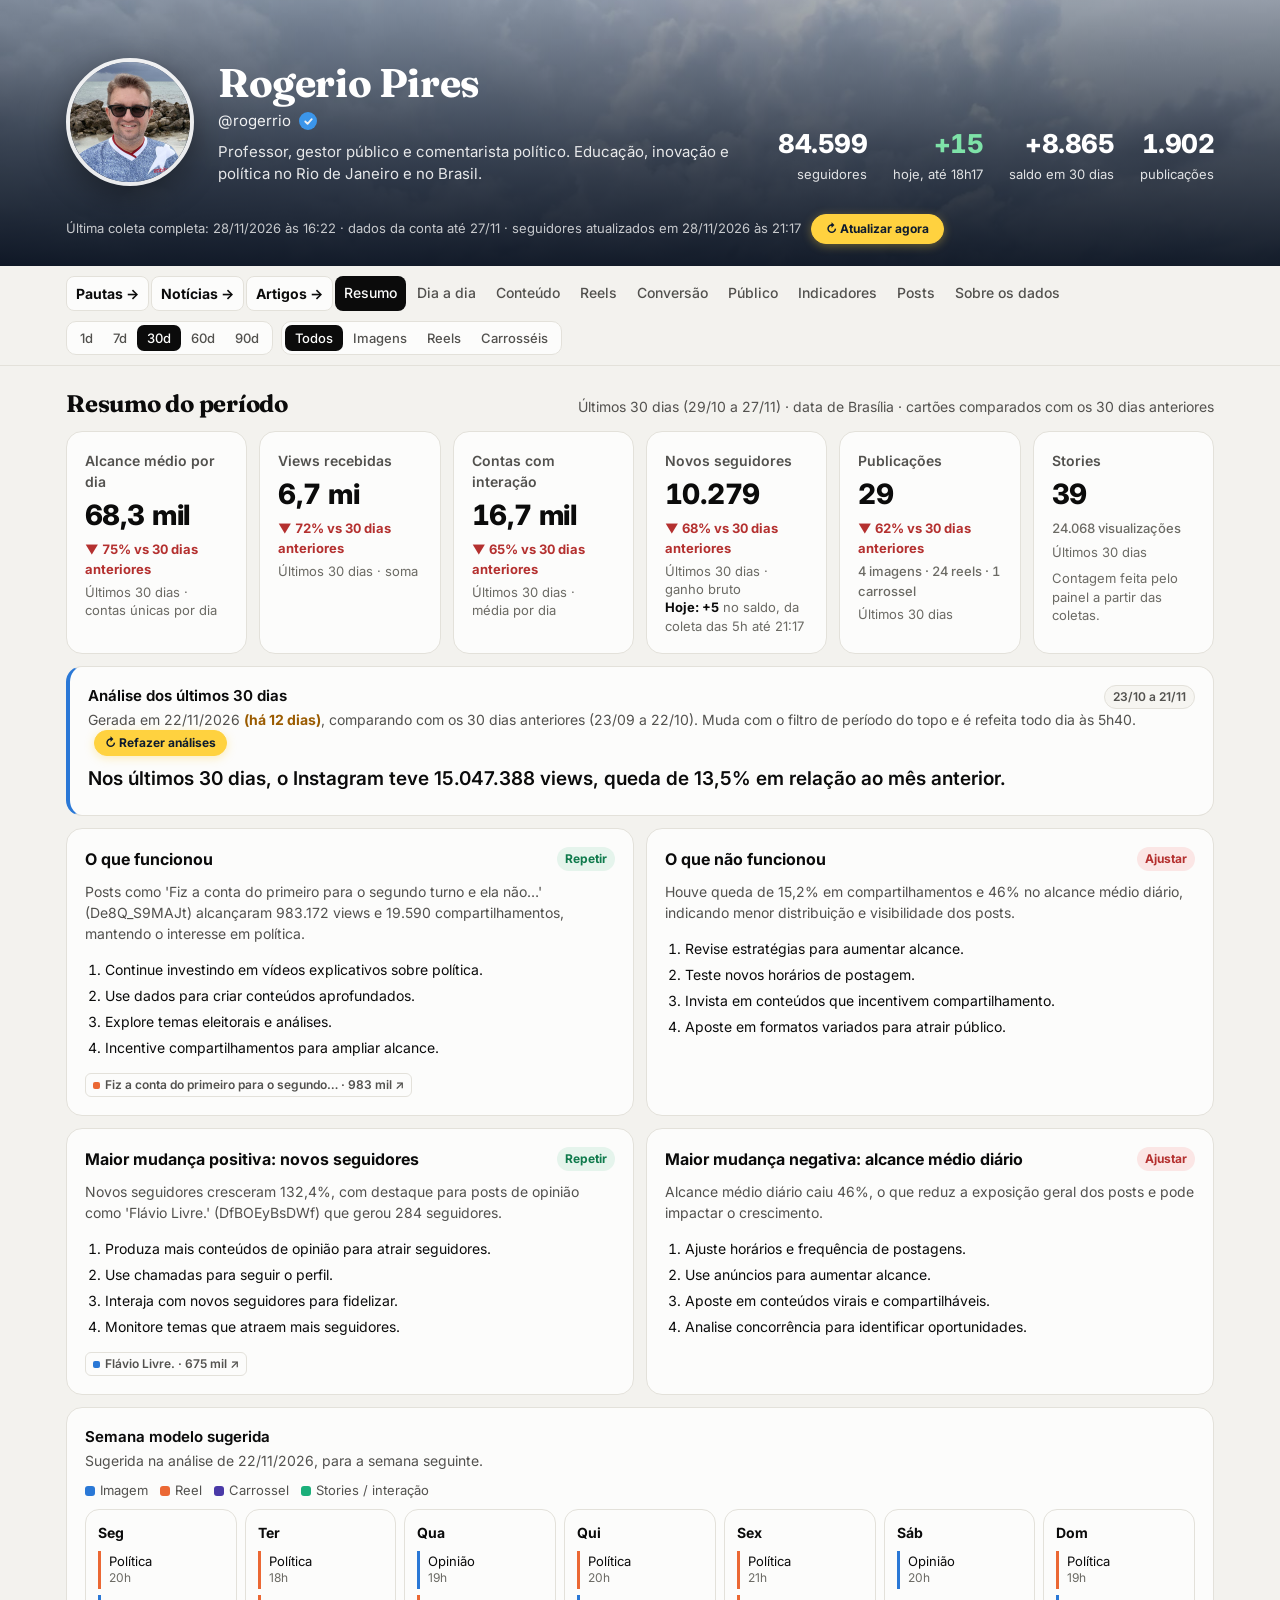
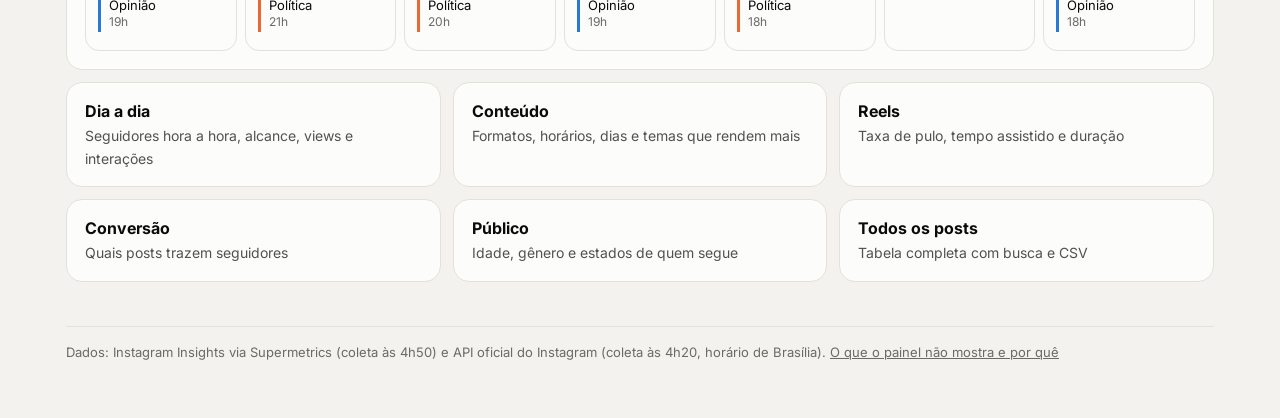
<file: index.html>
<!doctype html>
<html lang="pt-BR">
<head>
<meta charset="utf-8">
<meta name="viewport" content="width=device-width, initial-scale=1">
<link rel="icon" type="image/png" sizes="32x32" href="icon-32.png">
<link rel="apple-touch-icon" href="apple-touch-icon.png">
<link rel="manifest" href="manifest.json">
<meta name="theme-color" content="#0d1b2e">
<meta name="apple-mobile-web-app-title" content="@rogerrio">
<title>Painel @rogerrio</title>
<meta name="robots" content="noindex">
<link rel="preconnect" href="https://fonts.googleapis.com">
<link href="https://fonts.googleapis.com/css2?family=Inter:wght@400;500;600;700;800&family=Fraunces:opsz,wght@9..144,600;9..144,700&display=swap" rel="stylesheet">
<style>
:root{
  color-scheme:light;
  --bg:#f3f2ee; --surface:#fcfcfb; --surface-2:#f6f5f1; --border:#e3e1da;
  --text:#0b0b0b; --text-2:#52514e; --muted:#6b6a64; --grid:#ebe9e3;
  --s1:#2a78d6; --s2:#eb6834; --s3:#1baf7a; --s4:#4a3aa7; --s5:#966600;
  --good:#0f7a4c; --good-bg:#e5f4ec; --warn:#9a5b00; --warn-bg:#fbf0dc; --bad:#b4302f; --bad-bg:#fbe6e5;
}
@media (prefers-color-scheme:dark){
  :root:not([data-theme="light"]){
    color-scheme:dark;
    --bg:#111110; --surface:#1a1a19; --surface-2:#222220; --border:#2f2f2c;
    --text:#ffffff; --text-2:#c3c2b7; --muted:#8f8e86; --grid:#2a2a27;
    --s1:#3987e5; --s2:#d95926; --s3:#199e70; --s4:#9085e9; --s5:#c98500;
    --good:#4cc28a; --good-bg:#16291f; --warn:#e3a43c; --warn-bg:#2d2414; --bad:#ef7b7a; --bad-bg:#311a1a;
  }
}
:root[data-theme="dark"]{
  color-scheme:dark;
  --bg:#111110; --surface:#1a1a19; --surface-2:#222220; --border:#2f2f2c;
  --text:#ffffff; --text-2:#c3c2b7; --muted:#8f8e86; --grid:#2a2a27;
  --s1:#3987e5; --s2:#d95926; --s3:#199e70; --s4:#9085e9; --s5:#c98500;
  --good:#4cc28a; --good-bg:#16291f; --warn:#e3a43c; --warn-bg:#2d2414; --bad:#ef7b7a; --bad-bg:#311a1a;
}
*{box-sizing:border-box}
html{scroll-padding-top:110px}
body{margin:0;background:var(--bg);color:var(--text);font:15px/1.5 Inter,system-ui,sans-serif;-webkit-font-smoothing:antialiased}
a{color:inherit}
.hero{position:relative;color:#fff;background:#0d1b2e url(capa.jpg) center 40%/cover no-repeat;isolation:isolate}
.hero::before{content:"";position:absolute;inset:0;background:linear-gradient(180deg,rgba(8,16,30,.35) 0%,rgba(8,16,30,.72) 55%,rgba(8,16,30,.94) 100%);z-index:-1}
.hero-in{max-width:1180px;margin:0 auto;padding:56px 16px 28px;display:grid;grid-template-columns:auto 1fr auto;gap:24px;align-items:end}
.avatar-link{display:inline-block;border-radius:50%;line-height:0;flex-shrink:0;transition:transform .15s}.avatar-link:hover{transform:scale(1.04)}.avatar-link:focus-visible{outline:3px solid #fff;outline-offset:3px}
.avatar{width:128px;height:128px;border-radius:50%;object-fit:cover;border:4px solid rgba(255,255,255,.9);box-shadow:0 10px 30px rgba(0,0,0,.35)}
.who .eyebrow{font-size:12px;letter-spacing:.14em;text-transform:uppercase;opacity:.75;font-weight:600}
.who h1{font:700 40px/1.05 Fraunces,Georgia,serif;margin:6px 0 6px;letter-spacing:-.01em}
.who .handle{display:flex;align-items:center;gap:8px;font-size:15px;opacity:.92}
.badge{display:inline-flex;align-items:center;justify-content:center;width:18px;height:18px;border-radius:50%;background:#3b9cf6}
.badge svg{width:11px;height:11px}
.who .bio{font-size:15px;opacity:.88;margin-top:8px;max-width:560px}
.hero-stats{display:flex;gap:26px;text-align:right}
.hero-stats b{display:block;font-size:26px;font-weight:800;letter-spacing:-.02em;font-variant-numeric:tabular-nums}
.hero-stats span{font-size:13px;opacity:.85}
.hero-meta{max-width:1180px;margin:0 auto;padding:0 16px 22px;font-size:13px;display:flex;flex-wrap:wrap;gap:6px 10px;align-items:center}
.hero-meta #updated{opacity:.75}
.refresh{font:inherit;font-size:12px;font-weight:700;color:#0d1b2e;background:#ffd23f;border:1px solid #ffd23f;border-radius:999px;padding:5px 14px;cursor:pointer;box-shadow:0 2px 10px rgba(255,210,63,.35)}
.refresh:hover{background:#ffe17a;border-color:#ffe17a}
.refresh:disabled{color:rgba(255,255,255,.55);background:transparent;border:1px dashed rgba(255,255,255,.35);box-shadow:none;cursor:wait}
#refresh-st{opacity:.9}
nav{position:sticky;top:0;z-index:20;background:color-mix(in srgb,var(--bg) 88%,transparent);backdrop-filter:blur(10px);-webkit-backdrop-filter:blur(10px);border-bottom:1px solid var(--border)}
.nav-in{max-width:1180px;margin:0 auto;padding:10px 16px;display:flex;gap:10px 14px;align-items:center;justify-content:space-between;flex-wrap:wrap}
.tabs{display:flex;gap:2px;overflow-x:auto;scrollbar-width:none;max-width:100%}
.tabs a{white-space:nowrap;text-decoration:none;font-size:14px;font-weight:500;color:var(--text-2);padding:6px 9px;border-radius:8px}
.tabs a:hover{background:var(--surface);color:var(--text)}
.filters{display:flex;gap:8px;flex-wrap:wrap}
.seg{display:inline-flex;background:var(--surface);border:1px solid var(--border);border-radius:10px;padding:3px}
.seg button{border:0;background:transparent;color:var(--text-2);font:500 13px Inter,sans-serif;padding:5px 10px;border-radius:7px;cursor:pointer}
.seg button[aria-pressed="true"]{background:var(--text);color:var(--surface)}
.wrap{max-width:1180px;margin:0 auto;padding:24px 16px 56px}
section.block{margin-bottom:44px}
.sec-h{display:flex;align-items:baseline;justify-content:space-between;gap:12px;margin:0 0 14px;flex-wrap:wrap}
.sec-h h2{font:700 24px/1.15 Fraunces,Georgia,serif;margin:0;letter-spacing:-.01em}
.sec-h p{margin:0;color:var(--text-2);font-size:14px}
.kpis{display:grid;grid-template-columns:repeat(4,1fr);gap:12px;margin-bottom:12px}
.card{background:var(--surface);border:1px solid var(--border);border-radius:16px;padding:18px;min-width:0}
.kpi .label{font-size:14px;color:var(--text-2);font-weight:600}
.kpi .val{font-size:28px;font-weight:800;letter-spacing:-.02em;margin-top:2px;font-variant-numeric:tabular-nums}
.kpi .note{font-size:13px;color:var(--muted);margin-top:4px;line-height:1.4}
.g2{display:grid;grid-template-columns:1.4fr 1fr;gap:12px;margin-bottom:12px}
.g2e{display:grid;grid-template-columns:1fr 1fr;gap:12px;margin-bottom:12px}
.g3{display:grid;grid-template-columns:repeat(3,1fr);gap:12px;margin-bottom:12px}
.card h3{font-size:15px;margin:0 0 2px;font-weight:650}
.card .desc{font-size:14px;color:var(--text-2);margin:0 0 10px}
.head{display:flex;justify-content:space-between;align-items:flex-start;gap:8px;flex-wrap:wrap}
.per{display:inline-flex;align-items:center;gap:4px;font-size:12px;font-weight:600;color:var(--text-2);background:var(--surface-2);border:1px solid var(--border);padding:2px 8px;border-radius:999px;white-space:nowrap}
.per.diff{color:var(--warn);background:var(--warn-bg);border-color:transparent}
.per.diff::before{content:"!";font-weight:800}
.def{font-size:13px;color:var(--muted);margin-top:8px;line-height:1.45}
.def b{color:var(--text-2);font-weight:600}
.delta{font-size:13px;font-weight:700;margin-top:4px;font-variant-numeric:tabular-nums}
.delta.up{color:var(--good)} .delta.down{color:var(--bad)} .delta.na{color:var(--muted);font-weight:500}
.legend{display:flex;gap:12px;flex-wrap:wrap;font-size:13px;color:var(--text-2);margin:2px 0 8px}
.legend i{display:inline-block;width:10px;height:10px;border-radius:3px;margin-right:5px;vertical-align:-1px}
.legend i.ln{height:3px;border-radius:2px;vertical-align:3px;width:14px}
.legend i.tr{height:0;border-top:2.5px dotted var(--s5);background:none!important;vertical-align:3px;width:16px;border-radius:0}
.trend-note{font-size:13px;color:var(--text-2);margin-top:4px}
.trend-note b{color:var(--text)}
.legend i.dash{height:0;border-top:2px dashed var(--muted);background:none!important;vertical-align:3px;width:14px;border-radius:0}
svg{display:block;width:100%;height:auto;overflow:visible}
svg text{font:12px Inter,sans-serif;fill:var(--muted)}
.tip{position:fixed;pointer-events:none;background:var(--text);color:var(--surface);font-size:12px;padding:8px 10px;border-radius:8px;opacity:0;transition:opacity .1s;z-index:50;max-width:290px;line-height:1.45}
.callout{font-size:13px;color:var(--text-2);border-top:1px solid var(--border);padding-top:10px;margin-top:10px}
.callout b{color:var(--text)}
.empty{font-size:13px;color:var(--muted);border:1px dashed var(--border);border-radius:12px;padding:18px;text-align:center}
.warnline{font-size:13px;color:var(--warn);margin-top:6px}
.pick{margin-top:10px;padding:12px;border:1px dashed var(--border);border-radius:12px;font-size:13px;color:var(--text-2)}
.pick.on{border-style:solid;background:var(--surface-2);color:var(--text)}
.btn{display:inline-block;margin-top:8px;background:var(--text);color:var(--surface);text-decoration:none;font-weight:600;padding:7px 12px;border-radius:9px;border:0;font-size:13px;cursor:pointer}
.btn.ghost{background:var(--surface);color:var(--text);border:1px solid var(--border)}
.split{display:flex;height:14px;border-radius:5px;overflow:hidden;gap:2px;margin:12px 0 8px}
.today{display:grid;grid-template-columns:repeat(6,1fr);gap:12px;margin-bottom:12px}
@media (max-width:1100px){.today{grid-template-columns:repeat(3,1fr)}}
/* funnel */
.funnel{display:flex;flex-direction:column;gap:6px}
.fstep{display:grid;grid-template-columns:150px 1fr 110px;gap:10px;align-items:center;font-size:13px}
.fstep .bar{height:26px;border-radius:6px;background:var(--s1);min-width:3px}
.fstep.na .bar{background:repeating-linear-gradient(45deg,var(--grid),var(--grid) 6px,transparent 6px,transparent 12px);border:1px dashed var(--border)}
.fstep b{font-variant-numeric:tabular-nums}
.frate{font-size:13px;color:var(--text-2);padding-left:160px}
.frate b{color:var(--text)}
/* calendar */
.cal{display:grid;grid-template-columns:28px repeat(7,1fr);gap:4px;font-size:12px}
.cal .dh{color:var(--muted);text-align:center;font-weight:600}
.cal .wk{color:var(--muted);font-size:12px;display:flex;align-items:center}
.cell{min-height:44px;border-radius:8px;background:var(--surface-2);border:1px solid var(--border);padding:4px;display:flex;flex-direction:column;justify-content:space-between;cursor:pointer;position:relative}
.cell.out{opacity:.35;cursor:default}
.cell .dn{font-size:12px;color:var(--muted)}
.cell .dots{display:flex;flex-wrap:wrap;gap:2px}
.cell .dots i{width:7px;height:7px;border-radius:2px}
.cell.sel{outline:2px solid var(--text)}
/* tables */
table.t{width:100%;border-collapse:collapse;font-size:14px;font-variant-numeric:tabular-nums}
.t th,.t td{padding:9px 8px;border-bottom:1px solid var(--border);text-align:right;white-space:nowrap}
.t th.l,.t td.l{text-align:left}
.t td.w{white-space:normal;min-width:200px}
.t th{font-size:13px;color:var(--text-2);font-weight:600}
.t.sort th{cursor:pointer;user-select:none}
.t th.on{color:var(--text)}
.t td a{color:var(--text);text-decoration:none;border-bottom:1px solid var(--border)}
.small-n{color:var(--muted)}
.tag{display:inline-block;font-size:12px;font-weight:600;padding:2px 7px;border-radius:6px;border:1px solid var(--border);color:var(--text-2);margin-right:4px;white-space:nowrap}
.tag i{display:inline-block;width:7px;height:7px;border-radius:2px;margin-right:5px}
.tablewrap{overflow-x:auto}
.toolbar{display:flex;gap:8px;flex-wrap:wrap;margin-bottom:12px;align-items:center}
.toolbar input,.toolbar select{font:13px Inter,sans-serif;padding:7px 10px;border-radius:9px;border:1px solid var(--border);background:var(--surface);color:var(--text)}
.toolbar input{flex:1;min-width:160px}
.more{margin-top:12px;text-align:center}
/* analysis */
.ins-grid{display:grid;grid-template-columns:repeat(2,1fr);gap:12px}
.ins{background:var(--surface);border:1px solid var(--border);border-radius:16px;padding:18px;display:flex;flex-direction:column;gap:10px}
.ins-top{display:flex;justify-content:space-between;align-items:flex-start;gap:10px}
.ins h3{margin:0;font-size:16px;font-weight:700}
.pill{font-size:12px;font-weight:700;padding:3px 8px;border-radius:999px;white-space:nowrap}
.pill.good{background:var(--good-bg);color:var(--good)} .pill.warn{background:var(--warn-bg);color:var(--warn)} .pill.bad{background:var(--bad-bg);color:var(--bad)} .pill.neutral{background:var(--surface-2);color:var(--text-2)}
.ins .diag{font-size:14px;color:var(--text-2);margin:0}
.ins .diag b{color:var(--text)}
.ins ol{margin:0;padding-left:20px;font-size:14px}
.ins li{margin:5px 0}
.metric-row{display:flex;gap:16px;flex-wrap:wrap;font-size:13px;color:var(--muted)}
.metric-row b{display:block;font-size:20px;color:var(--text);font-weight:800;font-variant-numeric:tabular-nums}
.plan{display:grid;grid-template-columns:repeat(7,1fr);gap:8px}
.day{background:var(--surface);border:1px solid var(--border);border-radius:14px;padding:12px;font-size:13px}
.day h4{margin:0 0 8px;font-size:14px;color:var(--text)}
.slot{border-left:3px solid var(--s1);padding:2px 0 2px 8px;margin:6px 0;line-height:1.35}
.slot small{display:block;color:var(--muted);font-size:12px}
.slot.r{border-color:var(--s2)} .slot.c{border-color:var(--s4)} .slot.s{border-color:var(--s3)}
.limits{display:grid;grid-template-columns:repeat(2,1fr);gap:8px 20px;font-size:13px}
.limits div{padding:8px 0;border-bottom:1px solid var(--border)}
.limits b{display:block}
.limits span{color:var(--text-2);font-size:14px}
.sources{font-size:14px;color:var(--text-2);margin-top:14px}
.sources a{text-decoration:none;border-bottom:1px dotted var(--muted)}
footer{color:var(--muted);font-size:13px;border-top:1px solid var(--border);padding-top:16px}
.subh{font-size:15px;font-weight:650;color:var(--text);margin:0 0 8px}
.tabs a.ext{font-weight:700;color:var(--text);background:var(--surface);border:1px solid var(--border)}
.tabs a[aria-current="page"]{background:var(--text);color:var(--surface)}
.next{display:grid;grid-template-columns:repeat(3,1fr);gap:12px;margin-top:12px}
.next a{display:block;text-decoration:none;background:var(--surface);border:1px solid var(--border);border-radius:16px;padding:16px 18px}
.next a:hover{border-color:var(--text-2)}
.next b{display:block;font-size:16px;margin-bottom:2px}
.next span{font-size:14px;color:var(--text-2)}
#weekly .wk-kpis{display:none}
:focus-visible{outline:2px solid var(--s1);outline-offset:2px}
.seg button:focus-visible,.tabs a:focus-visible{outline-offset:-2px}
@media (prefers-reduced-motion:reduce){html{scroll-behavior:auto}*,*::before,*::after{transition:none!important;animation:none!important}}
@media (max-width:900px){
  .next{grid-template-columns:repeat(2,1fr)}
  .tabs{-webkit-mask-image:linear-gradient(90deg,#000 calc(100% - 32px),transparent);mask-image:linear-gradient(90deg,#000 calc(100% - 32px),transparent);padding-right:24px}
  .hero-in{grid-template-columns:auto 1fr;padding-top:40px}
  .hero-stats{grid-column:1/-1;justify-content:flex-start;text-align:left}
  .kpis{grid-template-columns:repeat(2,1fr)}
  .today{grid-template-columns:repeat(2,1fr)}
  .g2,.g2e,.g3,.ins-grid,.limits{grid-template-columns:1fr}
  .plan{grid-template-columns:repeat(2,1fr)}
  .fstep{grid-template-columns:110px 1fr 84px}.frate{padding-left:0}
}
@media (max-width:520px){
  .avatar{width:84px;height:84px}
  .who h1{font-size:28px}
  .hero-stats{gap:18px}.hero-stats b{font-size:20px}
  .kpi .val{font-size:22px}
  .cell{min-height:36px}
  .today{grid-template-columns:1fr;gap:8px}
  .today .card{padding:14px 16px}
  .next{grid-template-columns:1fr}
  .card{padding:16px}
}
.iday{display:inline-flex;align-items:center;gap:4px}.iday button,.iday select{border:1px solid var(--border);background:var(--surface);color:var(--text);border-radius:8px;font:600 13px Inter,sans-serif;padding:5px 9px;cursor:pointer}.iday button:disabled{opacity:.35;cursor:default}
</style>
</head>
<body>

<header class="hero">
  <div class="hero-in">
    <a class="avatar-link" href="index.html" title="Página inicial" aria-label="Ir para a página inicial"><img class="avatar" src="rogerio.jpg" alt="Foto de Rogerio Pires"></a>
    <div class="who">
      <h1>Rogerio Pires</h1>
      <div class="handle">@rogerrio <span class="badge" title="Conta verificada"><svg viewBox="0 0 24 24" fill="none" stroke="#fff" stroke-width="4" stroke-linecap="round" stroke-linejoin="round"><path d="M5 12l5 5 9-10"/></svg></span></div>
      <div class="bio">Professor, gestor público e comentarista político. Educação, inovação e política no Rio de Janeiro e no Brasil.</div>
    </div>
    <div class="hero-stats" id="hero-stats"></div>
  </div>
  <div class="hero-meta"><span id="updated">Carregando…</span> <button class="refresh" id="refresh" type="button" title="Busca agora os seguidores e as métricas da conta direto no Instagram">↻ Atualizar agora</button> <span id="refresh-st" role="status"></span></div>
</header>

<nav>
  <div class="nav-in">
    <div class="tabs">
      <a href="pautas-nova.html" class="ext">Pautas →</a><a href="noticias.html" class="ext">Notícias →</a><a href="artigos.html" class="ext">Artigos →</a><a href="#resumo">Resumo</a><a href="#diario">Dia a dia</a><a href="#conteudo">Conteúdo</a><a href="#reels">Reels</a><a href="#conversao">Conversão</a><a href="#publico">Público</a><a href="#analise">Indicadores</a><a href="#posts">Posts</a><a href="#limites">Sobre os dados</a>
    </div>
    <div class="filters">
      <div class="seg" id="f-range" role="group" aria-label="Período"><button data-v="1" title="Último dia completo (ontem)">1d</button><button data-v="7">7d</button><button data-v="30" aria-pressed="true">30d</button><button data-v="60">60d</button><button data-v="90">90d</button></div>
      <div class="seg" id="f-type" role="group" aria-label="Formato"></div>
    </div>
  </div>
</nav>

<main class="wrap">

  <section class="block" id="resumo" data-page="resumo">
    <div class="sec-h"><h2>Resumo do período</h2><p id="daily-sub">Métricas da conta por dia (data de Brasília)</p></div>
    <div class="today" id="today"></div>
    <div id="weekly"></div>
    <div class="card" style="margin-top:12px"><h3>Semana modelo sugerida</h3><p class="desc" id="plan-sub">Baseada nos horários e formatos com melhor mediana no seu histórico.</p>
      <div class="legend"><span><i style="background:var(--s1)"></i>Imagem</span><span><i style="background:var(--s2)"></i>Reel</span><span><i style="background:var(--s4)"></i>Carrossel</span><span><i style="background:var(--s3)"></i>Stories / interação</span></div><div class="plan" id="plan"></div></div>
    <div class="next" role="navigation" aria-label="Detalhes">
      <a href="#diario"><b>Dia a dia</b><span>Seguidores hora a hora, alcance, views e interações</span></a>
      <a href="#conteudo"><b>Conteúdo</b><span>Formatos, horários, dias e temas que rendem mais</span></a>
      <a href="#reels"><b>Reels</b><span>Taxa de pulo, tempo assistido e duração</span></a>
      <a href="#conversao"><b>Conversão</b><span>Quais posts trazem seguidores</span></a>
      <a href="#publico"><b>Público</b><span>Idade, gênero e estados de quem segue</span></a>
      <a href="#posts"><b>Todos os posts</b><span>Tabela completa com busca e CSV</span></a>
    </div>
  </section>

  <section class="block" id="diario" data-page="diario">
    <div class="sec-h"><h2>Dia a dia</h2><p>Métricas da conta por dia, data de Brasília</p></div>
    <div class="card" style="margin-bottom:12px"><div class="head"><h3 id="intra-h">Seguidores hoje, hora a hora</h3><span class="iday"><small class="small-n" style="margin-right:4px">Comparar com</small><button type="button" id="iday-prev" aria-label="Dia anterior">‹</button><select id="iday" aria-label="Escolher o dia"></select><button type="button" id="iday-next" aria-label="Dia seguinte">›</button></span></div><p class="desc" id="intra-desc">Saldo acumulado desde a meia-noite (quem começou a seguir menos quem deixou de seguir), medido a cada coleta.</p><div class="legend" id="intra-leg"></div><div id="d-intra"></div><div class="def" id="intra-note"></div></div>
    <div class="g2e">
      <div class="card"><div class="head"><h3>Alcance da conta por dia</h3><span class="per" data-per="daily"></span></div><p class="desc">Contas únicas alcançadas em cada dia. Não somar dias: a mesma pessoa pode aparecer em vários.</p><div class="legend"><span><i class="ln" style="background:var(--s1)"></i>Por dia</span><span><i class="dash"></i>Média móvel 7 dias</span></div><div id="d-reach"></div></div>
      <div class="card"><div class="head"><h3>Views recebidas pela conta por dia</h3><span class="per" data-per="daily"></span></div><p class="desc">Visualizações de todo o conteúdo (posts, Reels e Stories) registradas em cada dia, inclusive de posts antigos.</p><div class="legend"><span><i class="ln" style="background:var(--s4)"></i>Por dia</span><span><i class="dash"></i>Média móvel 7 dias</span></div><div id="d-views"></div></div>
    </div>
    <div class="g2e">
      <div class="card"><div class="head"><h3>Novos seguidores por dia</h3><span class="per" data-per="followers"></span></div><p class="desc">Ganho bruto (contas que começaram a seguir). A fonte libera só os últimos 30 dias.</p><div class="legend"><span><i style="background:var(--s3)"></i>Ganhos</span><span><i class="dash"></i>Média móvel 7 dias</span></div><div id="d-follow"></div><div id="d-follow-note"></div></div>
      <div class="card"><div class="head"><h3>Ganhos, perdas e saldo</h3><span class="per" data-per="followers"></span></div><p class="desc">Por dia, pela API do Instagram. Saldo líquido = começaram a seguir − deixaram de seguir.</p><div id="d-net"></div></div>
    </div>
    <div class="g2e">
      <div class="card"><div class="head"><h3>Contas com interação por dia</h3><span class="per" data-per="daily"></span></div><p class="desc">Contas que curtiram, comentaram, compartilharam, salvaram ou responderam em cada dia.</p><div class="legend"><span><i class="ln" style="background:var(--s2)"></i>Por dia</span><span><i class="dash"></i>Média móvel 7 dias</span></div><div id="d-eng"></div><div class="def"><b>Taxa de interação</b> = contas com interação ÷ contas alcançadas no dia. <span id="d-eng-rate"></span></div></div>
      <div class="card"><div class="head"><h3>Resultado dos posts publicados em cada dia</h3><span class="per" data-per="chart"></span></div><p class="desc">Acumulado até a coleta pelos posts publicados naquele dia. Não é o que a conta recebeu no dia.</p><div class="legend" id="lg-pubday"></div><div id="d-pubday"></div><div class="def">Este card soma o resultado dos posts publicados em cada dia. O que a conta recebeu em cada dia, inclusive em posts antigos, está nos cards abaixo.</div></div>
    </div>
    <div class="g2e">
      <div class="card"><div class="head"><h3>Interações recebidas pela conta por dia</h3><span class="per" data-per="api"></span></div><p class="desc">Total do dia em todo o conteúdo da conta, pela API do Instagram.</p>
        <div class="toolbar"><div class="seg" id="f-imetric" role="group" aria-label="Interação"><button data-v="shares" aria-pressed="true">Compart.</button><button data-v="saves">Salvos</button><button data-v="comments">Coment.</button><button data-v="likes">Curtidas</button></div></div>
        <div class="legend"><span><i id="lg-im" style="background:var(--s2)"></i><span id="lg-im-t">Por dia</span></span><span><i class="dash"></i>Média móvel 7 dias</span></div><div id="d-inter"></div></div>
      <div class="card"><div class="head"><h3>Eficiência das interações</h3><span class="per" data-per="api"></span></div><p class="desc">Interação ÷ contas alcançadas no mesmo dia, para separar volume de eficiência. Mediana dos dias do período e último dia completo.</p><div id="d-rates"></div></div>
    </div>
  </section>

  <section class="block" id="visao" data-page="conteudo">
    <div class="sec-h"><h2>Publicações do período</h2><p>Cada indicador compara com o período anterior de mesmo tamanho</p></div>
    <div hidden><span id="acc-note"></span><div class="kpis" id="kpis-acc"></div></div>
        <div class="kpis" id="kpis-post"></div>
    <div class="card" id="reach-split"></div>
  </section>

  <section class="block" id="conversao" data-page="conversao">
    <div class="sec-h"><h2>Conversão em seguidores</h2><p>Do alcance ao seguidor, com as taxas entre etapas</p></div>
    <div class="g2e">
      <div class="card"><div class="head"><h3>Funil das publicações</h3><span class="per" data-per="global"></span></div><p class="desc" id="funnel-post-desc"></p><div id="funnel-post"></div></div>
      <div class="card"><div class="head"><h3>Funil da conta</h3><span class="per" data-per="fixed30"></span></div><p class="desc">Totais da conta nos últimos 30 dias.</p><div id="funnel-acc"></div></div>
    </div>
    <div class="card"><div class="head"><h3>Posts que mais convertem</h3><span class="per" data-per="global"></span></div><p class="desc">Seguidores por mil contas alcançadas, entre posts com pelo menos 10 mil de alcance. Só imagens e carrosséis têm esse dado na fonte.</p><div class="tablewrap"><table class="t" id="conv-tbl"></table></div></div>
  </section>

  <section class="block" id="conteudo" data-page="conteudo">
    <div class="sec-h"><h2>Conteúdo</h2><p>Mediana por post, quartis e tamanho da amostra</p></div>
    <div class="g2">
      <div class="card"><div class="head"><h3>Views acumuladas por semana de publicação</h3><span class="per" data-per="dist"></span></div><p class="desc">Soma das views totais (até a coleta) dos posts publicados em cada semana. Posts recentes ainda estão acumulando.</p><div class="legend" id="lg-weekly"></div><div id="c-weekly"></div></div>
      <div class="card"><div class="head"><h3>Formatos</h3><span class="per" data-per="dist"></span></div><p class="desc">Views por post: mediana, faixa entre o 1º e o 3º quartil (metade central dos posts) e quantidade.</p><div id="c-mix"></div></div>
    </div>
    <div class="g2e">
      <div class="card"><div class="head"><h3>Horário de publicação</h3><span class="per" data-per="dist"></span></div><p class="desc">Mediana de views por post e faixa interquartil, por formato. Números sobre as barras = posts na faixa.</p><div class="legend" id="lg-hour"></div><div id="c-hour"></div><div id="hour-note"></div></div>
      <div class="card"><div class="head"><h3>Dia da semana</h3><span class="per" data-per="dist"></span></div><p class="desc">Mesma leitura por dia de publicação.</p><div class="legend" id="lg-dow"></div><div id="c-dow"></div><div id="dow-note"></div></div>
    </div>
    <div class="g2e">
      <div class="card"><div class="head"><h3>Distribuição de resultados</h3><span class="per" data-per="dist"></span></div><p class="desc">Quantos posts passam de cada meta de views. Evita que poucos virais escondam o restante.</p><div id="c-dist"></div></div>
      <div class="card"><div class="head"><h3>Calendário de publicações</h3><span class="per" data-per="dist"></span></div><p class="desc">Cada quadradinho é um post, na cor do formato. Toque no dia para ver os posts e resultados.</p><div class="legend" id="lg-cal"></div><div id="c-cal"></div><div class="pick" id="cal-pick">Toque em um dia para ver as publicações.</div></div>
    </div>
  </section>

  <section class="block" id="reels" data-page="reels">
    <div class="sec-h"><h2>Reels: retenção</h2><p>Associações dentro da amostra, não relação de causa</p></div>
    <div class="g2">
      <div class="card"><div class="head"><h3>Taxa de pulo x visualizações</h3><span class="per" data-per="dist"></span></div><p class="desc">Cada ponto é um Reel. Taxa de pulo = % de quem passou adiante nos 3 primeiros segundos. <b>Eixo vertical em escala logarítmica</b>: cada linha vale 10 vezes a anterior.</p>
        <div class="toolbar"><select id="reel-theme" aria-label="Filtrar por tema"></select><select id="reel-dur" aria-label="Filtrar por duração"></select></div>
        <div id="c-scatter"></div><div class="pick" id="scatter-pick">Toque em uma bolinha para ver o Reel. No computador, clique para abrir no Instagram.</div></div>
      <div class="card"><div class="head"><h3>Faixas de taxa de pulo</h3><span class="per" data-per="dist"></span></div><p class="desc">Views por Reel em cada faixa: mediana, quartis e quantidade.</p><div id="c-skip"></div><div class="def" id="skip-note"></div></div>
    </div>
    <div class="g2e">
      <div class="card"><div class="head"><h3>Tempo médio assistido</h3><span class="per" data-per="dist"></span></div><p class="desc">Views por Reel conforme o tempo médio que cada pessoa assistiu.</p><div id="c-watch"></div></div>
      <div class="card"><div class="head"><h3>Reels com menor taxa de pulo</h3><span class="per" data-per="dist"></span></div><p class="desc">Entre os Reels com mais de 5 mil views.</p><div id="best-reels"></div></div>
    </div>
    <div class="g2e">
      <div class="card"><div class="head"><h3>Duração do vídeo</h3><span class="per" data-per="dist"></span></div><p class="desc">Views por Reel conforme a duração. Número sobre a barra = Reels na faixa. O detalhe mostra o percentual médio assistido.</p><div id="c-dur"></div><div class="def" id="dur-note"></div></div>
      <div class="card"><div class="head"><h3>Percentual médio assistido</h3><span class="per" data-per="dist"></span></div><p class="desc">Tempo médio assistido ÷ duração do vídeo. Views por Reel em cada faixa.</p><div id="c-pctw"></div><div class="def"><b>Como é calculado:</b> a duração é lida do arquivo de vídeo e o tempo médio vem da API do Instagram. Métrica derivada, não exibida pelo app. Pode passar de 100% quando as pessoas reassistem. <b>Taxa de conclusão e curva de retenção</b> continuam sem dado na fonte.</div></div>
    </div>
  </section>

  <section class="block" id="temas" data-page="conteudo">
    <div class="sec-h"><h2>Desempenho por tema</h2><p>Classificação automática pela legenda (pode ter erros pontuais)</p></div>
    <div class="card"><div class="head"><h3>Temas por formato</h3><span class="per" data-per="dist"></span></div><p class="desc">Mediana por post. Taxa de compartilhamento = compartilhamentos ÷ views. Amostras com menos de 5 posts em cinza.</p><div class="tablewrap"><table class="t" id="theme-tbl"></table></div></div>
  </section>

  <section class="block" id="vida" data-page="conteudo">
    <div class="sec-h"><h2>Curva de vida do post</h2><p>Compare posts na mesma idade: 24 horas, 3 dias, 7 dias e 30 dias após publicar</p></div>
    <div class="card"><div class="head"><h3>Visualizações por idade do post</h3><span class="per" data-per="tracking"></span></div><p class="desc">A fonte entrega só o total atual de cada post. A curva é montada com as leituras diárias: cada post entra numa janela quando foi lido com idade próxima dela (a idade exata aparece no detalhe).</p><div id="life"></div></div>
  </section>

  <section class="block" id="publico" data-page="publico">
    <div class="sec-h"><h2>Público</h2><p id="aud-sub"></p></div>
    <div style="margin-bottom:12px">
      <div class="card"><div class="head"><h3>Idade e gênero dos seguidores</h3><span class="per" data-per="aud"></span></div><div class="legend"><span><i style="background:var(--s1)"></i>Homens</span><span><i style="background:var(--s2)"></i>Mulheres</span><span><i style="background:var(--muted)"></i>Não informado</span></div><div id="c-age"></div></div>
    </div>
    <div class="card" id="uf-row" style="margin-bottom:12px"><div class="head"><h3>Seguidores por Estado</h3><span class="per" data-per="aud"></span></div><p class="desc">Toque em um Estado para ver os municípios.</p><div id="c-uf"></div></div>
    <div class="def">Esses dados descrevem quem <b>segue</b> o perfil, não todas as pessoas alcançadas: mais de 99% do alcance vem de não seguidores, cujo perfil a fonte não informa.</div>
  </section>

  <section class="block" id="analise" data-page="analise">
    <div class="sec-h"><h2>Indicadores automáticos</h2><p id="ai-sub">Recalculados a cada coleta e conforme o filtro de período e formato</p></div>
    <span id="auto-h" hidden></span><span id="auto-sub" hidden></span>
    <div class="ins-grid" id="insights"></div>
  </section>

  <section class="block" id="benchmark" data-page="analise">
    <div class="sec-h"><h2>Benchmark</h2><p>Comparação com referências externas, sempre na mesma fórmula</p></div>
    <div class="card"><div class="tablewrap"><table class="t" id="bench"></table></div>
      <div class="def"><b>Atenção:</b> referências externas misturam contas de muitos segmentos e tamanhos. Servem como ordem de grandeza, não como meta exata. Pesos do algoritmo não são divulgados em números pelo Instagram.</div>
      <div class="sources" id="bench-sources"></div>
    </div>
  </section>

  <section class="block" id="posts" data-page="posts">
    <div class="sec-h"><h2>Todos os posts</h2><p>Filtros próprios + período e formato do topo</p></div>
    <div class="card">
      <div class="toolbar">
        <input id="q" type="search" placeholder="Buscar no título…" aria-label="Buscar">
        <select id="t-theme" aria-label="Tema"></select>
        <button class="btn ghost" id="csv" style="margin:0">Baixar CSV</button>
      </div>
      <div class="tablewrap"><table class="t sort" id="tbl"></table></div>
      <div class="more"><button class="btn ghost" id="more">Mostrar todos</button></div>
      <div class="def"><b>Idade</b> = tempo entre a publicação e a coleta dos números. Posts mais novos ainda estão acumulando resultados. <b>n.a.</b> = não se aplica ao formato. <b>Sem dado</b> = a fonte não fornece (visitas e seguidores de Reels) ou o dado ainda não foi coletado.</div>
    </div>
  </section>

  <section class="block" id="limites" data-page="limites">
    <div class="sec-h"><h2>Limites da fonte de dados</h2><p>O que o painel não mostra e por quê</p></div>
    <div class="card"><div class="limits" id="limits"></div></div>
  </section>

  <footer id="foot">Dados: Instagram Insights via Supermetrics (coleta às 4h50) e API oficial do Instagram (coleta às 4h20, horário de Brasília). <a href="#limites">O que o painel não mostra e por quê</a></footer>
</main>
<div class="tip" id="tip"></div>

<script src="painel.js"></script>
<script>
const $=s=>document.querySelector(s),$$=s=>[...document.querySelectorAll(s)];
const ND="sem dado";
const fmt=n=>n==null||isNaN(n)?ND:Math.abs(n)>=1e6?(n/1e6).toFixed(Math.abs(n)>=1e7?0:1).replace(".",",")+" mi":Math.abs(n)>=1e3?(n/1e3).toFixed(Math.abs(n)>=1e5?0:1).replace(".",",")+" mil":String(Math.round(n));
const full=n=>n==null||isNaN(n)?ND:Math.round(n).toLocaleString("pt-BR");
const pct=(x,d=1)=>x==null||isNaN(x)||!isFinite(x)?ND:(x*100).toFixed(d).replace(".",",")+"%";
const sum=(a,f)=>a.reduce((s,x)=>s+((f?f(x):x)||0),0);
const quant=(a,p)=>{const s=a.filter(v=>v!=null).sort((x,y)=>x-y);if(!s.length)return null;const i=(s.length-1)*p,lo=Math.floor(i),hi=Math.ceil(i);return s[lo]+(s[hi]-s[lo])*(i-lo)};
const median=a=>quant(a,.5);
const secs=s=>s==null?ND:s>=60?`${Math.floor(s/60)}min${String(s%60).padStart(2,"0")}`:`${s}s`;
const age=h=>h==null?ND:h<96?`${Math.round(h)}h`:`${Math.round(h/24)}d`;
const dBR=s=>s.slice(8,10)+"/"+s.slice(5,7);
const iso=d=>`${d.getFullYear()}-${String(d.getMonth()+1).padStart(2,"0")}-${String(d.getDate()).padStart(2,"0")}`;
const addDays=(s,n)=>{const d=new Date(s+"T12:00:00");d.setDate(d.getDate()+n);return iso(d)};
const TYPE={I:{name:"Imagens",one:"Imagem",c:"var(--s1)"},R:{name:"Reels",one:"Reel",c:"var(--s2)"},C:{name:"Carrosséis",one:"Carrossel",c:"var(--s4)"}};
const linkOf=p=>`https://www.instagram.com/${p.type==="R"?"reel":"p"}/${p.code}/`;
const tip=$("#tip");
function showTip(e,html){tip.innerHTML=html;tip.style.opacity=1;const x=Math.min(e.clientX+14,innerWidth-tip.offsetWidth-8),y=e.clientY+14+tip.offsetHeight>innerHeight?e.clientY-tip.offsetHeight-10:e.clientY+14;tip.style.left=Math.max(8,x)+"px";tip.style.top=y+"px"}
function hideTip(){tip.style.opacity=0}
addEventListener("scroll",hideTip,{passive:true});
document.addEventListener("pointerdown",e=>{if(!e.target.closest("svg,.hb"))hideTip()});
const NS="http://www.w3.org/2000/svg";
function el(n,a={},p){const e=document.createElementNS(NS,n);for(const k in a)e.setAttribute(k,a[k]);if(p)p.appendChild(e);return e}
function nice(v){if(v<=0)return 1;const p=10**Math.floor(Math.log10(v)),f=v/p;return(f<=1?1:f<=2?2:f<=2.5?2.5:f<=5?5:10)*p}
function barPath(x,y,w,h,r=4){if(h<=0)return"";r=Math.min(r,w/2,h);return`M${x},${y+h}V${y+r}Q${x},${y} ${x+r},${y}H${x+w-r}Q${x+w},${y} ${x+w},${y+r}V${y+h}Z`}
function hit(svg,attrs,fn){const r=el("rect",{...attrs,fill:"transparent"},svg);const s=e=>showTip(e,fn());r.addEventListener("pointermove",s);r.addEventListener("pointerdown",s);r.addEventListener("pointerleave",e=>{if(e.pointerType!=="touch")hideTip()});return r}
function yAxis(svg,m,W,ih,raw,f=fmt){const step=nice(raw/4),n=Math.max(1,Math.ceil(raw/step)),max=step*n;
  for(let k=0;k<=n;k++){const y=m.t+ih-ih*k/n;el("line",{x1:m.l,x2:W-m.r,y1:y,y2:y,stroke:k?"var(--grid)":"var(--border)"},svg);const t=el("text",{x:m.l-8,y:y+4,"text-anchor":"end"},svg);t.textContent=f(step*k)}return max}
const empty=(host,msg)=>host.innerHTML=`<div class="empty">${msg}</div>`;
const ma7=v=>v.map((_,i)=>{const w=v.slice(Math.max(0,i-6),i+1).filter(x=>x!=null);return w.length>=4?sum(w)/w.length:null});

/* linha de tendência (mínimos quadrados) */
function linfit(pts){const n=pts.length;if(n<2)return null;const mx=sum(pts,p=>p[0])/n,my=sum(pts,p=>p[1])/n;let a=0,b=0;pts.forEach(([x,y])=>{a+=(x-mx)*(y-my);b+=(x-mx)**2});const sl=b?a/b:0;return{sl,at:x=>my+sl*(x-mx)}}
function trendLegend(host){const lg=host.closest(".card")&&host.closest(".card").querySelector(".legend");if(lg&&!lg.querySelector(".lg-tr"))lg.insertAdjacentHTML("beforeend",`<span class="lg-tr"><i class="tr"></i>Tendência</span>`)}
function trendText(fit,i0,i1,unit,f=fmt){const a=Math.max(0,fit.at(i0)),b=Math.max(0,fit.at(i1)),ch=a?b/a-1:null;
  if(ch==null)return"";const st=Math.abs(ch)<.05?"estável":ch>0?"subindo":"caindo",ar=Math.abs(ch)<.05?"▬":ch>0?"▲":"▼",col=Math.abs(ch)<.05?"var(--text-2)":ch>0?"var(--good)":"var(--bad)";
  const mag=Math.abs(ch)<.05?"":ch>2?` (${(b/a).toLocaleString("pt-BR",{maximumFractionDigits:1})} vezes)`:` ${pct(Math.abs(ch),0)}`;
  return`<div class="trend-note">Tendência no período: <b style="color:${col}">${ar} ${st}${mag}</b>, de cerca de ${f(Math.round(a))} para ${f(Math.round(b))} ${unit}.</div>`}

/* série diária com lacunas e média móvel */
function daySeries(host,{dates,values,color,label,bars,f=fmt}){
  host.innerHTML="";if(!dates.length||values.every(v=>v==null))return empty(host,"Sem dados no período.");
  const W=host.clientWidth||600,H=Math.max(180,Math.min(230,W*.45)),m={t:8,r:8,b:24,l:46};
  const svg=el("svg",{viewBox:`0 0 ${W} ${H}`},host),iw=W-m.l-m.r,ih=H-m.t-m.b,n=dates.length,ma=ma7(values);
  const max=yAxis(svg,m,W,ih,Math.max(...values.filter(v=>v!=null),...ma.filter(v=>v!=null),1),f);
  const bw=iw/n,X=i=>m.l+bw*(i+.5),Y=v=>m.t+ih-ih*v/max;
  if(bars){values.forEach((v,i)=>{if(v==null){el("rect",{x:X(i)-bw*.35,y:m.t,width:bw*.7,height:ih,fill:"url(#gap)",opacity:.6},svg);return}const h=ih*v/max;el("path",{d:barPath(X(i)-Math.max(1,bw*.35),m.t+ih-h,Math.max(2,bw*.7),h,2),fill:color},svg)})}
  else{let seg=[];const flush=()=>{if(seg.length>1)el("polyline",{points:seg.join(" "),fill:"none",stroke:color,"stroke-width":2,"stroke-linejoin":"round"},svg);else if(seg.length===1){const[x,y]=seg[0].split(",");el("circle",{cx:x,cy:y,r:2.5,fill:color},svg)}seg=[]};
    values.forEach((v,i)=>{if(v==null)flush();else seg.push(`${X(i)},${Y(v)}`)});flush()}
  let seg=[];const flush=()=>{if(seg.length>1)el("polyline",{points:seg.join(" "),fill:"none",stroke:"var(--muted)","stroke-width":1.5,"stroke-dasharray":"4 3"},svg);seg=[]};
  ma.forEach((v,i)=>{if(v==null)flush();else seg.push(`${X(i)},${Y(v)}`)});flush();
  const TP=values.map((v,i)=>v==null?null:[i,v]).filter(Boolean),fit=TP.length>=7?linfit(TP):null,i0=TP.length?TP[0][0]:0,i1=TP.length?TP[TP.length-1][0]:0;
  if(fit){el("line",{x1:X(i0),x2:X(i1),y1:Y(Math.max(0,fit.at(i0))),y2:Y(Math.max(0,fit.at(i1))),stroke:"var(--s5)","stroke-width":2.5,"stroke-dasharray":"1 5","stroke-linecap":"round"},svg);trendLegend(host)}
  const defs=el("defs",{},svg),pat=el("pattern",{id:"gap",width:6,height:6,patternUnits:"userSpaceOnUse",patternTransform:"rotate(45)"},defs);el("rect",{width:3,height:6,fill:"var(--grid)"},pat);
  const every=Math.max(1,Math.ceil(n/(W<500?4:8)));dates.forEach((d,i)=>{if(i%every===0&&(n-1-i)>=every*.85||i===n-1){const t=el("text",{x:X(i),y:H-6,"text-anchor":i===n-1?"end":"middle"},svg);t.textContent=dBR(d)}});
  const vl=el("line",{y1:m.t,y2:m.t+ih,stroke:"var(--muted)","stroke-dasharray":"3 3",opacity:0},svg);
  const ov=el("rect",{x:m.l,y:m.t,width:iw,height:ih,fill:"transparent"},svg);
  const mv=e=>{const r=svg.getBoundingClientRect(),px=(e.clientX-r.left)*W/r.width;const i=Math.max(0,Math.min(n-1,Math.floor((px-m.l)/bw)));vl.setAttribute("x1",X(i));vl.setAttribute("x2",X(i));vl.setAttribute("opacity",1);
    const v=values[i];showTip(e,`<b>${dBR(dates[i])}</b><br>${label}: ${v==null?"sem coleta":full(v)}<br>Média 7 dias: ${ma[i]==null?ND:full(ma[i])}${fit&&i>=i0&&i<=i1?`<br>Tendência: ${full(Math.max(0,Math.round(fit.at(i))))}`:""}${v!=null&&ma[i]?`<br>${v>=ma[i]?"▲":"▼"} ${pct(Math.abs(v/ma[i]-1),0)} ${v>=ma[i]?"acima":"abaixo"} da média`:""}`)};
  ov.addEventListener("pointermove",mv);ov.addEventListener("pointerdown",mv);ov.addEventListener("pointerleave",e=>{vl.setAttribute("opacity",0);if(e.pointerType!=="touch")hideTip()});
  if(fit)host.insertAdjacentHTML("beforeend",trendText(fit,i0,i1,"por dia",f));
}

/* seguidores ao longo do dia (leituras da API) */
let INTRA_DAY=null; /* dia de comparação escolhido no seletor (hoje fica sempre no gráfico) */
function intraday(){
  const host=$("#d-intra"),P=(D.intraday||[]).map(([k,v])=>({t:new Date(k),k,v}));
  host.innerHTML="";if(P.length<2)return empty(host,"Ainda sem leituras suficientes hoje.");
  const DAYS=[...new Set(P.map(p=>p.k.slice(0,10)))],day=DAYS[DAYS.length-1],OTH=DAYS.slice(0,-1);
  const dmy=d=>d.slice(8,10)+"/"+d.slice(5,7),WDN=["dom","seg","ter","qua","qui","sex","sáb"],wd=d=>WDN[new Date(d+"T12:00:00").getDay()];
  const shift=(d,n)=>{const x=new Date(d+"T12:00:00-03:00");x.setDate(x.getDate()+n);return x.toISOString().slice(0,10)};
  if(!OTH.includes(INTRA_DAY))INTRA_DAY=OTH.includes(shift(day,-1))?shift(day,-1):OTH[OTH.length-1]||null;
  const cmp=INTRA_DAY,cLab=cmp?(cmp===shift(day,-1)?"Ontem":wd(cmp)+" "+dmy(cmp)):"";
  const sel=$("#iday");sel.innerHTML=OTH.slice().reverse().map(d=>`<option value="${d}">${d===shift(day,-1)?"Ontem ("+dmy(d)+")":wd(d)+" "+dmy(d)}</option>`).join("")||`<option>sem dias anteriores</option>`;
  if(cmp)sel.value=cmp;sel.disabled=!OTH.length;sel.onchange=()=>{INTRA_DAY=sel.value;intraday()};
  $("#iday-prev").disabled=!cmp||OTH.indexOf(cmp)<=0;$("#iday-next").disabled=!cmp||OTH.indexOf(cmp)>=OTH.length-1;
  $("#iday-prev").onclick=()=>{INTRA_DAY=OTH[OTH.indexOf(cmp)-1];intraday()};$("#iday-next").onclick=()=>{INTRA_DAY=OTH[OTH.indexOf(cmp)+1];intraday()};
  const hrs=p=>{const[h,mi,se]=p.k.slice(11,19).split(":").map(Number);return h+mi/60+se/3600};
  const serie=d=>{const pts=P.filter(p=>p.k.slice(0,10)===d);if(!pts.length)return null;
    const before=P.filter(p=>p.k<d+"T00:00"),b=before[before.length-1];
    const okB=b&&(new Date(d+"T00:00:00-03:00")-b.t)<=3*36e5,base=okB?b.v:pts[0].v;
    const nd=shift(d,1),t0=new Date(nd+"T00:00:00-03:00"),nx=P.find(p=>p.k>=nd+"T00:00"),okE=d!==day&&nx&&(nx.t-t0)<=3*36e5;
    const lp=pts[pts.length-1],endV=okE?Math.round(lp.v+(nx.v-lp.v)*(24-hrs(lp))/(24+(nx.t-t0)/36e5-hrs(lp))):null;
    return{okB,out:(okB?[{h:0,n:0,v:b.v,k:null}]:[]).concat(pts.map(p=>({h:hrs(p),n:p.v-base,v:p.v,k:p.k}))).concat(okE?[{h:24,n:endV-base,v:endV,k:null}]:[])}};
  /* saldo de cada hora: leituras com intervalo maior que 1h15 são repartidas igualmente pelas horas (estimado) */
  const bars=pts=>{const L=pts[pts.length-1],HB=[];for(let h=0;h<Math.ceil(L.h-1e-9);h++){let g=0,est=false,cov=0;
    for(let i=1;i<pts.length;i++){const a=pts[i-1],c=pts[i],ov=Math.min(c.h,h+1)-Math.max(a.h,h);if(ov<=0)continue;g+=(c.n-a.n)*ov/(c.h-a.h);cov+=ov;if(c.h-a.h>1.25)est=true}
    HB.push({h,g:Math.round(g),est,part:cov<.999})}return HB};
  const T=serie(day),C=cmp?serie(cmp):null,cOk=C&&C.out.length>3,pts=T.out,last=pts[pts.length-1];
  const HB=bars(pts),HC=cOk?bars(C.out):[];
  $("#intra-leg").innerHTML=`<span><i class="ln" style="background:var(--s3)"></i>Hoje, saldo acumulado</span><span><i class="tr"></i>Tendência até 24h</span>${cOk?`<span><i class="dash"></i>${cLab}, saldo acumulado</span>`:""}<span><i style="background:var(--s1)"></i>Hoje, saldo de cada hora</span>${cOk?`<span><i style="background:var(--muted);opacity:.55"></i>${cLab}, saldo de cada hora</span>`:""}<span><i style="background:var(--s1);opacity:.4"></i>Estimado (sem leitura)</span>`;
  const W=host.clientWidth||600,H=Math.max(300,Math.min(380,W*.6)),m={t:12,r:12,b:24,l:46},gapP=26;
  const svg=el("svg",{viewBox:`0 0 ${W} ${H}`},host),iw=W-m.l-m.r,ihT=H-m.t-m.b-gapP,h1=ihT*.58,h2=ihT-h1,t2=m.t+h1+gapP;
  const X=h=>m.l+iw*h/24;
  /* painel de cima: saldo acumulado */
  const pace=last.h>1?last.n/last.h:null,proj=pace!=null&&last.h<23.5?last.n+pace*(24-last.h):null;
  const all=[...pts,...(cOk?C.out:[])].map(p=>p.n).concat(proj!=null?[proj]:[]),lo=Math.min(0,...all),hi=Math.max(1,...all);
  let step=nice((hi-lo)/3),y0=Math.floor(lo/step)*step,y1=Math.ceil(hi/step)*step;
  const Yp=n=>m.t+h1-h1*(n-y0)/(y1-y0);
  for(let v=y0;v<=y1+1e-9;v+=step){const y=Yp(v);el("line",{x1:m.l,x2:W-m.r,y1:y,y2:y,stroke:v===0?"var(--border)":"var(--grid)"},svg);const t=el("text",{x:m.l-8,y:y+4,"text-anchor":"end"},svg);t.textContent=(v>0?"+":"")+fmt(v)}
  const lab=(y,txt)=>{const t=el("text",{x:m.l,y,style:"font-size:12px;font-weight:600;fill:var(--text-2)"},svg);t.textContent=txt};
  if(cOk){el("polyline",{points:C.out.map(p=>`${X(p.h)},${Yp(p.n)}`).join(" "),fill:"none",stroke:"var(--muted)","stroke-width":1.5,"stroke-dasharray":"4 3"},svg);
    const cl=C.out[C.out.length-1],ct=el("text",{x:Math.min(X(cl.h),W-m.r)-2,y:Yp(cl.n)-6,"text-anchor":"end",style:"font-size:11px;fill:var(--muted)"},svg);ct.textContent=`${cLab}: ${cl.n>=0?"+":""}${full(cl.n)}`}
  el("polygon",{points:`${X(pts[0].h)},${Yp(0)} `+pts.map(p=>`${X(p.h)},${Yp(p.n)}`).join(" ")+` ${X(last.h)},${Yp(0)}`,fill:"var(--s3)",opacity:.12},svg);
  el("polyline",{points:pts.map(p=>`${X(p.h)},${Yp(p.n)}`).join(" "),fill:"none",stroke:"var(--s3)","stroke-width":2.2,"stroke-linejoin":"round"},svg);
  if(proj!=null){el("line",{x1:X(last.h),y1:Yp(last.n),x2:X(24),y2:Yp(proj),stroke:"var(--s5)","stroke-width":2.5,"stroke-dasharray":"1 5","stroke-linecap":"round"},svg);
    const pt=el("text",{x:X(24)-2,y:Yp(proj)-8,"text-anchor":"end",style:"font-size:12px;font-weight:700;fill:var(--s5)"},svg);pt.textContent=`~${proj>=0?"+":""}${full(Math.round(proj))} às 24h`}
  pts.forEach((p,i)=>{if(p.k)el("circle",{cx:X(p.h),cy:Yp(p.n),r:i===pts.length-1?4:2.6,fill:"var(--s3)",stroke:"var(--surface)","stroke-width":1.2},svg)});
  const lt=el("text",{x:Math.min(X(last.h)+8,W-m.r-40),y:Yp(last.n)-8,style:"font-size:12px;font-weight:700;fill:var(--text)"},svg);lt.textContent="Hoje "+(last.n>=0?"+":"")+full(last.n);
  /* painel de baixo: saldo de cada hora, hoje e o dia de comparação lado a lado */
  const allG=[...HB,...HC].map(b=>b.g),gmax=Math.max(1,...allG),gmin=Math.min(0,...allG);const s2=nice((gmax-gmin)/2),b0=Math.floor(gmin/s2)*s2,b1=Math.ceil(gmax/s2)*s2;
  const Yb=v=>t2+h2-h2*(v-b0)/(b1-b0);
  lab(t2-8,cOk?`Saldo de cada hora: hoje × ${cLab.toLowerCase()==="ontem"?"ontem":cLab}`:"Saldo de cada hora");
  for(let v=b0;v<=b1+1e-9;v+=s2){const y=Yb(v);el("line",{x1:m.l,x2:W-m.r,y1:y,y2:y,stroke:v===0?"var(--border)":"var(--grid)"},svg);const t=el("text",{x:m.l-8,y:y+4,"text-anchor":"end"},svg);t.textContent=(v>0?"+":"")+fmt(v)}
  const bw=iw/24,w=Math.max(2,bw*(cOk?.40:.72)),off=cOk?bw*.08:(bw-w)/2;
  const drawBar=(b,x,fill,op)=>{const yv=Yb(Math.max(b.g,0)),hh=Math.abs(Yb(b.g)-Yb(0));
    if(b.g>=0)el("path",{d:barPath(x,yv,w,hh,Math.min(3,w/3)),fill,opacity:op},svg);else el("rect",{x,y:Yb(0),width:w,height:hh,fill,opacity:op},svg);return yv};
  HC.forEach(b=>drawBar(b,X(b.h)+off+w+bw*.04,"var(--muted)",b.est||b.part?.25:.55));
  HB.forEach(b=>{const x=X(b.h)+off,yv=drawBar(b,x,"var(--s1)",b.est||b.part?.4:1);
    if(!b.est&&!b.part&&W>=500&&!cOk){const t=el("text",{x:x+w/2,y:yv-4,"text-anchor":"middle",style:"font-size:12px"},svg);t.textContent=b.g}});
  for(let h=0;h<=24;h+=W<500?6:3){const t=el("text",{x:X(h),y:H-6,"text-anchor":h===0?"start":h===24?"end":"middle"},svg);t.textContent=h+"h"}
  /* interação */
  const hm=h=>`${String(Math.floor(h)).padStart(2,"0")}h${String(Math.round(h%1*60)).padStart(2,"0")}`;
  const cAt=h=>{if(!cOk)return null;let r=null;for(const p of C.out){if(p.h<=h)r=p.n}return r};
  const vl=el("line",{y1:m.t,y2:H-m.b,stroke:"var(--muted)","stroke-dasharray":"3 3",opacity:0},svg);
  const ov=el("rect",{x:m.l,y:m.t,width:iw,height:H-m.t-m.b,fill:"transparent"},svg),real=pts.filter(p=>p.k);
  const mv=e=>{const r=svg.getBoundingClientRect(),px=(e.clientX-r.left)*W/r.width,py=(e.clientY-r.top)*H/r.height,h=Math.max(0,Math.min(23.99,(px-m.l)/iw*24));
    if(py>=t2-gapP/2){const hh=Math.floor(h),b=HB[hh],c=HC[hh];vl.setAttribute("opacity",0);
      return showTip(e,`<b>${hh}h às ${hh+1}h</b><br>Hoje: ${b?`<b>${b.g>=0?"+":""}${full(b.g)}</b>${b.est?" (estimado)":b.part?" (hora em andamento)":""}`:"ainda sem leitura"}${cOk?`<br>${cLab}: ${c?`${c.g>=0?"+":""}${full(c.g)}${c.est?" (estimado)":""}`:"sem leitura"}`:""}`)}
    let i=0;real.forEach((p,j)=>{if(Math.abs(p.h-h)<Math.abs(real[i].h-h))i=j});const p=real[i],pr=pts[pts.indexOf(p)-1];
    vl.setAttribute("x1",X(p.h));vl.setAttribute("x2",X(p.h));vl.setAttribute("opacity",1);
    const dh=pr?p.h-pr.h:0,d=pr?p.n-pr.n:null,cv=cAt(p.h);
    showTip(e,`<b>Hoje, ${hm(p.h)}</b><br>Saldo desde 0h: <b>${p.n>=0?"+":""}${full(p.n)}</b><br>Total: ${full(p.v)} seguidores${pr?`<br>Desde a leitura anterior (${hm(pr.h)}): ${d>=0?"+":""}${full(d)}${dh>0.2?` · ${d/dh>=0?"+":""}${fmt(Math.round(d/dh))}/hora`:""}`:""}${cv!=null?`<br>${cLab} até esse horário: ${cv>=0?"+":""}${full(cv)}`:""}`)};
  ov.addEventListener("pointermove",mv);ov.addEventListener("pointerdown",mv);ov.addEventListener("pointerleave",e=>{vl.setAttribute("opacity",0);if(e.pointerType!=="touch")hideTip()});
  const rate=last.h>0.5?last.n/last.h:null,projTxt=proj!=null?` Tendência: mantido o ritmo médio do dia, o saldo chega a cerca de <b>${proj>=0?"+":""}${full(Math.round(proj))}</b> à meia-noite (a madrugada costuma ser mais fraca, então tende a ficar um pouco abaixo).`:"",best=HB.filter(b=>!b.est&&!b.part).sort((a,b)=>b.g-a.g)[0];
  const cl=cOk?C.out[C.out.length-1]:null,cv=cAt(last.h);
  $("#intra-note").innerHTML=`Hoje: <b>${last.n>=0?"+":""}${full(last.n)}</b> no saldo até ${hm(last.h)}${rate!=null?`, média de ${rate>=0?"+":""}${fmt(Math.round(rate))} por hora`:""}${best?`; melhor hora medida: ${best.h}h às ${best.h+1}h (+${full(best.g)})`:""}.${cOk&&cv!=null?` ${cLab}${cLab==="Ontem"?` (${dmy(cmp)})`:""}, no mesmo horário: <b>${cv>=0?"+":""}${full(cv)}</b>${cl&&cl.h>=23.9?`; no dia inteiro: ${cl.n>=0?"+":""}${full(cl.n)}`:""}.`:""}${T.okB?"":" Hoje a primeira leitura foi depois da meia-noite: o saldo conta a partir dela."}${projTxt} Use o seletor acima para comparar hoje com qualquer dia desde ${dmy(DAYS[0])}. A API não informa entradas e saídas separadas por hora, só o total de seguidores; por isso o gráfico mostra o saldo. Barras claras são estimadas: horas sem leitura recebem uma parte igual do saldo do intervalo. A coleta roda de hora em hora (o GitHub pode atrasar alguns minutos).`;
}

/* barras com mediana + quartis + n */
function qbars(host,{labels,series,tipFn,minN=5}){
  host.innerHTML="";const W=host.clientWidth||600,H=Math.max(200,Math.min(250,W*.5)),m={t:16,r:4,b:24,l:46};
  const svg=el("svg",{viewBox:`0 0 ${W} ${H}`},host),iw=W-m.l-m.r,ih=H-m.t-m.b,n=labels.length;
  const meds=series.flatMap(s=>s.stats.map(x=>x&&x.n?x.med||0:0)),q3s=series.flatMap(s=>s.stats.map(x=>x&&x.q3!=null?x.q3:0));const top=Math.max(1,Math.min(Math.max(...q3s),Math.max(...meds)*2.2)); /* escala pelas medianas: quartis muito altos são cortados no topo (seta) para não achatar as barras */const max=yAxis(svg,m,W,ih,top);
  const bw=iw/n,gap=Math.max(4,bw*.24),w=bw-gap,k=series.length,sw=(w-2*(k-1))/k;
  labels.forEach((lab,i)=>{const x=m.l+i*bw+gap/2;
    series.forEach((s,si)=>{const st=s.stats[i];if(!st||!st.n)return;const bx=x+si*(sw+2),h=ih*Math.min(st.med,max)/max;const small=st.n<minN;
      el("path",{d:barPath(bx,m.t+ih-h,sw,h,Math.min(4,sw/3)),fill:s.color,opacity:small?.35:1},svg);
      if(st.n>=3&&st.q1!=null){const cx=bx+sw/2,y1=m.t+ih-ih*Math.min(st.q1,max)/max,y3=m.t+ih-ih*Math.min(st.q3,max)/max;el("line",{x1:cx,x2:cx,y1,y2:y3,stroke:"var(--text)","stroke-width":1.2,opacity:.55},svg);[y1,y3].forEach((y,j)=>{if(j===1&&st.q3>max)el("path",{d:`M${cx-4},${y+5}L${cx},${y}L${cx+4},${y+5}`,fill:"none",stroke:"var(--text)","stroke-width":1.2,opacity:.7},svg);else el("line",{x1:cx-3,x2:cx+3,y1:y,y2:y,stroke:"var(--text)","stroke-width":1.2,opacity:.55},svg)})}
      const yTop=Math.min(m.t+ih-h,st.n>=3&&st.q3!=null?m.t+ih-ih*Math.min(st.q3,max)/max:1e9);const t=el("text",{x:bx+sw/2,y:Math.max(10,yTop-5),"text-anchor":"middle",style:"font-size:12px;font-weight:600"},svg);t.textContent=st.n});
    const t=el("text",{x:x+w/2,y:H-6,"text-anchor":"middle"},svg);t.textContent=lab;hit(svg,{x:m.l+i*bw,y:m.t,width:bw,height:ih},()=>tipFn(i))});
}
const statsOf=a=>({n:a.length,med:median(a),q1:quant(a,.25),q3:quant(a,.75)});

function bars(host,{labels,series,tipFn,f=fmt}){
  host.innerHTML="";const W=host.clientWidth||600,H=Math.max(190,Math.min(250,W*.5)),m={t:8,r:4,b:24,l:46};
  const svg=el("svg",{viewBox:`0 0 ${W} ${H}`},host),iw=W-m.l-m.r,ih=H-m.t-m.b,n=labels.length;
  const tot=labels.map((_,i)=>sum(series,s=>s.values[i]||0));const max=yAxis(svg,m,W,ih,Math.max(...tot,1),f);
  const bw=iw/n,gap=Math.max(3,bw*.28),w=bw-gap,every=Math.ceil(n/(W<500?5:10));
  labels.forEach((lab,i)=>{const x=m.l+i*bw+gap/2;let y0=m.t+ih;const act=series.filter(s=>s.values[i]>0);
    act.forEach((s,si)=>{const hh=ih*s.values[i]/max;y0-=hh;const g=si>0?2:0;if(si===act.length-1)el("path",{d:barPath(x,y0,w,Math.max(0,hh-g),Math.min(4,w/3)),fill:s.color},svg);else el("rect",{x,y:y0,width:w,height:Math.max(0,hh-g),fill:s.color},svg)});
    if(i%every===0){const t=el("text",{x:x+w/2,y:H-6,"text-anchor":"middle"},svg);t.textContent=lab}
    hit(svg,{x:m.l+i*bw,y:m.t,width:bw,height:ih},()=>tipFn(i))});
}

function scatter(host,{pts,tipFn,xLabel,href,onPick}){
  host.innerHTML="";if(!pts.length)return empty(host,"Sem Reels no filtro atual.");
  const W=host.clientWidth||600,H=Math.max(220,Math.min(280,W*.55)),m={t:10,r:10,b:36,l:46};
  const svg=el("svg",{viewBox:`0 0 ${W} ${H}`},host),iw=W-m.l-m.r,ih=H-m.t-m.b;
  const xs=pts.map(p=>p.x),x0=Math.floor(Math.min(...xs,20)/10)*10,x1=Math.ceil(Math.max(...xs,80)/10)*10;
  const yMin=2,yMax=Math.ceil(Math.log10(Math.max(...pts.map(p=>p.y),10)));
  const X=v=>m.l+iw*(v-x0)/(x1-x0),Y=v=>m.t+ih-ih*(Math.log10(Math.max(v,100))-yMin)/(yMax-yMin);
  for(let e=yMin;e<=yMax;e++){const y=Y(10**e);el("line",{x1:m.l,x2:W-m.r,y1:y,y2:y,stroke:e===yMin?"var(--border)":"var(--grid)"},svg);const t=el("text",{x:m.l-8,y:y+4,"text-anchor":"end"},svg);t.textContent=fmt(10**e)}
  for(let v=x0;v<=x1;v+=10){const t=el("text",{x:X(v),y:m.t+ih+16,"text-anchor":"middle"},svg);t.textContent=v+"%"}
  const lt=el("text",{x:m.l+iw/2,y:H-2,"text-anchor":"middle"},svg);lt.textContent=xLabel+" · views em escala log";
  const med=median(xs);el("line",{x1:X(med),x2:X(med),y1:m.t,y2:m.t+ih,stroke:"var(--muted)","stroke-dasharray":"3 3"},svg);
  const mt=el("text",{x:X(med)+4,y:m.t+10},svg);mt.textContent="mediana "+pct(med/100,0);
  const sf=pts.length>=8?linfit(pts.filter(p=>p.y>0).map(p=>[p.x,Math.log10(p.y)])):null;
  if(sf){const a=Math.min(...xs),b=Math.max(...xs),yv=x=>Math.min(Math.max(10**sf.at(x),100),10**yMax);
    el("line",{x1:X(a),x2:X(b),y1:Y(yv(a)),y2:Y(yv(b)),stroke:"var(--s5)","stroke-width":2.5,"stroke-dasharray":"1 5","stroke-linecap":"round"},svg);trendLegend(host);
    const ch=10**(sf.sl*10)-1;host._trend=`<div class="trend-note">Tendência: a cada 10 pontos a mais de pulo, as views <b style="color:${ch<0?"var(--bad)":"var(--good)"}">${ch<0?"caem":"sobem"} cerca de ${pct(Math.abs(ch),0)}</b> (correlação, não prova de causa).</div>`}else host._trend="";
  let picked=-1;const dots=[];
  pts.forEach((p,i)=>{const a=el("a",{href:href(i),target:"_blank",rel:"noopener",style:"cursor:pointer"},svg);
    dots.push(el("circle",{cx:X(p.x),cy:Y(p.y),r:5,fill:"var(--s2)",stroke:"var(--surface)","stroke-width":1.5,opacity:.85},a));
    const c=el("circle",{cx:X(p.x),cy:Y(p.y),r:11,fill:"transparent"},a);
    c.addEventListener("pointermove",e=>{if(e.pointerType!=="touch")showTip(e,tipFn(i))});c.addEventListener("pointerleave",hideTip);
    a.addEventListener("click",e=>{if(picked!==i&&matchMedia("(hover: none)").matches)e.preventDefault();
      dots.forEach((d,k)=>{d.setAttribute("r",k===i?8:5);d.setAttribute("stroke",k===i?"var(--text)":"var(--surface)")});picked=i;onPick&&onPick(i)})});
}

function hbars(host,items,{stack}={}){
  const max=Math.max(...items.map(i=>stack?sum(i.parts,p=>p.v):i.v),1);
  host.innerHTML=items.map((i,k)=>{const tot=stack?sum(i.parts,p=>p.v):i.v;
    const bar=stack?`<div style="display:flex;gap:2px;height:12px;width:${Math.max(1,tot/max*100)}%">${i.parts.map((p,j)=>`<div style="flex:${p.v} 0 0;background:${p.c};border-radius:${j===i.parts.length-1?"0 4px 4px 0":"0"}"></div>`).join("")}</div>`
      :`<div style="height:12px;width:${Math.max(1,i.v/max*100)}%;background:${i.c};border-radius:0 4px 4px 0"></div>`;
    return`<div class="hb" data-k="${k}" style="margin:8px 0 12px"><div style="display:flex;justify-content:space-between;gap:10px;font-size:13px;margin-bottom:5px"><span style="color:var(--text-2)">${i.label}</span><b style="font-variant-numeric:tabular-nums;text-align:right">${i.text}</b></div><div style="background:var(--grid);border-radius:4px">${bar}</div>${i.sub?`<div class="def" style="margin-top:4px">${i.sub}</div>`:""}</div>`}).join("");
  host.querySelectorAll(".hb").forEach(n=>{const it=items[+n.dataset.k];if(!it.tip)return;const s=e=>showTip(e,it.tip);n.addEventListener("pointermove",s);n.addEventListener("pointerdown",s);n.addEventListener("pointerleave",e=>{if(e.pointerType!=="touch")hideTip()})});
}

/* ---------- estado ---------- */
let D,ALL,DAILY,state={imetric:"shares",reelDur:"all",range:30,type:"all",sort:"ts",dir:-1,showAll:false,q:"",theme:"all",reelTheme:"all",calDay:null};
function prep(){
  ALL=D.posts.map(r=>Object.fromEntries(D.columns.map((c,i)=>[c,r[i]]))).map(p=>{
    p.date=p.ts.slice(0,10);p.hour=+p.ts.slice(11,13);p.dow=new Date(p.date+"T12:00:00").getDay();
    const rr=D.reels&&D.reels[p.code];if(rr){p.watch=rr[0];p.skip=rr[1];p.minutes=rr[2];p.duration=rr[3]??null;p.pctw=rr[4]??null}
    p.rate=p.views?p.shares/p.views:null;p.erf=p.interactions!=null?p.interactions/D.account.followers:null;return p});
  DAILY=D.daily.map(r=>Object.fromEntries(D.daily_columns.map((c,i)=>[c,r[i]])));
}
const END=()=>D.period.end;
const winStart=(r,off=0)=>addDays(END(),-(r*(off+1))+1);
const winEnd=(r,off=0)=>addDays(END(),-(r*off));
function postsIn(r,off=0,typeAware=true){const a=winStart(r,off),b=winEnd(r,off);return ALL.filter(p=>p.date>=a&&p.date<=b&&(!typeAware||state.type==="all"||p.type===state.type))}
const rows=()=>state.range===1?ALL.filter(p=>p.date>=END()&&(state.type==="all"||p.type===state.type)):postsIn(state.range); /* 1 dia: ontem (último dia completo) e o que já saiu hoje */
const distR=()=>Math.max(state.range,7); /* gráficos de distribuição precisam de amostra: no filtro de 1 dia usam a última semana */
const distRows=()=>state.range===1?postsIn(7):rows();
function daysIn(r,off=0){const a=winStart(r,off),b=winEnd(r,off);const out=[];for(let d=a;d<=b;d=addDays(d,1)){out.push(DAILY.find(x=>x.date===d)||{date:d})}return out}
const coverage=(days,key)=>days.filter(d=>d[key]!=null).length;
const perLabel=(a,b)=>`${dBR(a)} a ${dBR(b)}`;
const perTxt=r=>r===1?`Dia ${dBR(END())}`:`Últimos ${r} dias`;
const perIn=r=>r===1?`de ${dBR(END())}`:`dos últimos ${r} dias`;
const prevTxt=r=>r===1?"dia anterior":`${r} dias anteriores`;
const chartR=()=>Math.max(state.range,7); /* gráficos diários: com o filtro de 1 dia, mostram a última semana para dar contexto */

function setPer(){
  const r0=state.range,g0=perTxt(r0),r=chartR(),g=perTxt(r);
  const dailyDays=daysIn(r),cov=coverage(dailyDays,"reach");
  const firstFol=DAILY.find(d=>d.new_followers!=null),folCov=coverage(dailyDays,"new_followers");
  const map={
    global:[r0===1?`${dBR(END())} e hoje`:g0,false],
    dist:[perTxt(Math.max(r0,7)),r0===1],
    chart:[g,r!==r0],
    daily:[cov<r?`${cov} de ${r} dias com dado`:g,cov<r||r!==r0],
    followers:[folCov<r?`${folCov} de ${r} dias com dado`:g,folCov<r||r!==r0],
    fixed30:["Últimos 30 dias · fixo",r!==30],
    aud:[`Referência ${dBR(D.audience.ref_date)} · fixo`,false],
    api:(()=>{const c=coverage(dailyDays,"shares");return[c<r?`${c} de ${r} dias com dado`:g,c<r||r!==r0]})(),
    weekly:[AN?`${perLabel(AN.period.start,AN.period.end)} · fixo`:"",false],
    intra:[D.intraday&&D.intraday.length?`${dBR(D.intraday[D.intraday.length-1][0].slice(0,10))} · hora a hora`:"Hoje",false],
    tracking:[D.tracking_since?`Coleta desde ${dBR(D.tracking_since.slice(0,10))}`:"Coleta diária",false]};
  $$(".per:not(.keep)").forEach(s=>{const[t,diff]=map[s.dataset.per]||[g,false];s.textContent=t;s.classList.toggle("diff",diff);s.title=diff?"Este card usa um período diferente do filtro do topo":""});
}

function deltaHTML(cur,prev,label){if(cur==null||prev==null||!prev)return`<div class="delta na">Sem dado do período anterior</div>`;const d=cur/prev-1;return`<div class="delta ${d>=0?"up":"down"}">${d>=0?"▲":"▼"} ${pct(Math.abs(d),0)} vs ${label}</div>`}
function kpi(l,v,per,delta,def){return`<div class="card kpi"><div class="label">${l}</div><div class="val">${v}</div>${delta||""}<div class="note">${per}</div>${def?`<div class="def">${def}</div>`:""}</div>`}



/* saldo de seguidores de hoje, em tempo quase real: total agora menos o total no fim do último dia */
function todayNet(){
  const base=[...DAILY].reverse().find(d=>d.followers_total!=null);
  const au=D.account_updated?new Date(D.account_updated):null;
  if(!base||!au||D.account.followers==null)return"";
  const net=D.account.followers-base.followers_total;
  const hm=au.toLocaleTimeString("pt-BR",{hour:"2-digit",minute:"2-digit"});
  return`<br><b style="color:var(--text)">Hoje: ${net>=0?"+":""}${full(net)}</b> no saldo, da coleta das 5h até ${hm}`;
}
/* ---------- stories (últimas 24 horas) ---------- */
function storiesCard(){
  const cols=D.stories_columns||[],S=(D.stories||[]).map(r=>Object.fromEntries(cols.map((c,i)=>[c,r[i]])));
  const ref=new Date(D.api_collected||D.account_updated||D.updated);
  const t=s=>new Date(s.ts.replace(" ","T")+":00-03:00");
  const win=(a,b)=>S.filter(s=>{const x=t(s);return x>a&&x<=b});
  const H=36e5,cur=win(new Date(ref-24*H),ref),prv=win(new Date(ref-48*H),new Date(ref-24*H));
  const views=sum(cur.map(s=>s.views||0)),reach=cur.map(s=>s.reach).filter(x=>x!=null);
  const oldest=S.length?Math.min(...S.map(s=>+t(s))):null;
  const canCmp=oldest!=null&&oldest<=ref-48*H&&prv.length;
  const pv=sum(prv.map(s=>s.views||0));
  const hm=ref.toLocaleTimeString("pt-BR",{hour:"2-digit",minute:"2-digit"});
  const line=cur.length?`<div class="delta na">${full(views)} visualizações · ${full(Math.max(...reach))} pessoas no story mais visto (média ${full(Math.round(sum(reach)/reach.length))})</div>`:`<div class="delta na">nenhum story nas últimas 24h</div>`;
  const cmpL=canCmp?`<div class="delta ${views>=pv?"up":"down"}">${views>=pv?"▲":"▼"} ${pct(Math.abs(views/pv-1),0)} nas visualizações vs 24h anteriores</div>`:"";
  return kpi("Stories",String(cur.length),`Últimas 24h até ${hm}`,line+cmpL,
    "Pessoas únicas são contadas por story. Histórico guardado pelo painel desde 07/10.");
}
/* cartões do topo quando há filtro de formato: o Instagram não separa os números da conta por formato,
   então os cartões passam a somar os posts daquele formato publicados no período */
function typeCards(){
  const r=state.range,t=state.type,nm=TYPE[t].name,G={I:["Imagens publicadas","Views das imagens"],R:["Reels publicados","Views dos reels"],C:["Carrosséis publicados","Views dos carrosséis"]}[t]||[nm+" publicados","Views"],per=r===1?`Publicados em ${dBR(END())}`:`Publicados ${perIn(r)}`,lbl=prevTxt(r);
  const P=postsIn(r),PP=postsIn(r,1),okP=ALL.some(p=>p.date<winStart(r,1));
  const S=(a,k)=>sum(a.filter(p=>p[k]!=null),p=>p[k]),has=(a,k)=>a.some(p=>p[k]!=null);
  const d=(k,f=S)=>okP&&PP.length?deltaHTML(f(P,k),f(PP,k),lbl):"";
  const med=(a,k)=>median(a.map(p=>p[k]).filter(x=>x!=null));
  $("#today").innerHTML=[
    kpi(G[0],String(P.length),per,okP?deltaHTML(P.length,PP.length,lbl):""),
    kpi(G[1],fmt(S(P,"views")),`${per} · acumulado até a coleta`,d("views")),
    kpi("Views por post (mediana)",fmt(med(P,"views")),per,okP&&PP.length?deltaHTML(med(P,"views"),med(PP,"views"),lbl):""),
    kpi("Alcance somado",fmt(S(P,"reach")),`${per} · soma do alcance de cada post`,d("reach")),
    kpi("Compartilhamentos",fmt(S(P,"shares")),per,d("shares")),
    kpi("Seguidores pelos posts",has(P,"follows")?full(S(P,"follows")):ND,has(P,"follows")?`${per} · quem seguiu a partir do post`:"A fonte não informa para este formato",has(P,"follows")?d("follows"):"")
  ].join("");
}
/* cartões do topo quando o filtro é de 7, 30, 60 ou 90 dias */
function periodCards(last){
  const r=state.range,cur=daysIn(r),prv=daysIn(r,1),lbl=`${r} dias anteriores`,per=perTxt(r);
  const vals=(ds,k)=>ds.map(d=>d[k]).filter(x=>x!=null),tot=(ds,k)=>sum(vals(ds,k)),avg=(ds,k)=>{const v=vals(ds,k);return v.length?sum(v)/v.length:null};
  const full2=(ds,k)=>vals(ds,k).length===ds.length;
  const dTot=k=>deltaHTML(tot(cur,k),full2(prv,k)&&full2(cur,k)?tot(prv,k):null,lbl),dAvg=k=>deltaHTML(avg(cur,k),vals(prv,k).length?avg(prv,k):null,lbl);
  const nf=vals(cur,"new_followers"),nfp=vals(prv,"new_followers");
  const P=postsIn(r,0,false),PP=postsIn(r,1,false),hasPrevPosts=ALL.some(p=>p.date<winStart(r,1));
  const types=["I","R","C"].map(t=>{const n=P.filter(p=>p.type===t).length;return n?`${n} ${TYPE[t][n>1?"name":"one"].toLowerCase()}`:""}).filter(Boolean).join(" · ")||"nenhuma";
  // stories no período (histórico guardado pelo painel)
  const cols=D.stories_columns||[],S=(D.stories||[]).map(x=>Object.fromEntries(cols.map((c,i)=>[c,x[i]])));
  const sd=x=>x.ts.slice(0,10),a=winStart(r),pa=winStart(r,1),pb=winEnd(r,1);
  const Sc=S.filter(x=>sd(x)>=a),Sp=S.filter(x=>sd(x)>=pa&&sd(x)<=pb),since=S.length?S.map(sd).sort()[0]:null;
  const sv=sum(Sc.map(x=>x.views||0)),spv=sum(Sp.map(x=>x.views||0)),sCmp=since&&since<=pa&&Sp.length;
  $("#today").innerHTML=[
    kpi("Alcance médio por dia",fmt(avg(cur,"reach")),`${per} · contas únicas por dia`,dAvg("reach")),
    kpi("Views recebidas",fmt(tot(cur,"views")),`${per} · soma`,dTot("views")),
    kpi("Contas com interação",fmt(avg(cur,"accounts_engaged")),`${per} · média por dia`,dAvg("accounts_engaged")),
    kpi("Novos seguidores",nf.length?full(sum(nf)):ND,`${per} · ganho bruto${nf.length<r?` · ${nf.length} de ${r} dias com dado`:""}`+todayNet(),(nfp.length===r&&nf.length===r?deltaHTML(sum(nf),sum(nfp),lbl):deltaHTML(nf.length?sum(nf)/nf.length:null,nfp.length>=Math.ceil(r/2)?sum(nfp)/nfp.length:null,`média diária dos ${lbl}`))),
    kpi("Publicações",String(P.length),per,(hasPrevPosts?deltaHTML(P.length,PP.length,lbl):"")+`<div class="delta na">${types}</div>`),
    kpi("Stories",String(Sc.length),since&&since>a?`${per} · histórico desde ${dBR(since)}`:per,`<div class="delta na">${full(sv)} visualizações</div>`+(sCmp?deltaHTML(sv,spv,lbl):""),"Contagem feita pelo painel a partir das coletas.")
  ].join("");
}
/* ---------- diário ---------- */
function renderDaily(){
  const r=chartR(),days=daysIn(r),dates=days.map(d=>d.date);
  const last=[...DAILY].reverse().find(d=>d.reach!=null);
  const prev7=DAILY.filter(d=>d.date<last.date).slice(-7);
  const avg=k=>{const v=prev7.map(d=>d[k]).filter(x=>x!=null);return v.length?sum(v)/v.length:null};
  const lastF=[...DAILY].reverse().find(d=>d.new_followers!=null);
  const prevF=DAILY.filter(d=>lastF&&d.date<lastF.date).slice(-7).map(d=>d.new_followers).filter(x=>x!=null);
  const pubLast=ALL.filter(p=>p.date===last.date);
  const cmp=(v,a)=>v==null||a==null?`<div class="delta na">sem média de comparação</div>`:`<div class="delta ${v>=a?"up":"down"}">${v>=a?"▲":"▼"} ${pct(Math.abs(v/a-1),0)} vs média dos 7 dias anteriores</div>`;
  if(state.type!=="all"){typeCards();}else if(state.range>1){periodCards(last);}else
  $("#today").innerHTML=[
    kpi("Alcance",full(last.reach),`Dia ${dBR(last.date)} · contas únicas`,cmp(last.reach,avg("reach"))),
    kpi("Views recebidas",fmt(last.views),`Dia ${dBR(last.date)}`,cmp(last.views,avg("views"))),
    kpi("Contas com interação",fmt(last.accounts_engaged),`Dia ${dBR(last.date)}`,cmp(last.accounts_engaged,avg("accounts_engaged"))),
    kpi("Novos seguidores",lastF?full(lastF.new_followers):ND,(lastF?`Dia ${dBR(lastF.date)} · ganho bruto${lastF.date!==last.date?" (último dia processado)":""}`:"")+todayNet(),lastF?cmp(lastF.new_followers,prevF.length?sum(prevF)/prevF.length:null):""),
    kpi("Publicações",String(pubLast.length),`Dia ${dBR(last.date)}`,`<div class="delta na">${["I","R","C"].map(t=>{const n=pubLast.filter(p=>p.type===t).length;return n?`${n} ${TYPE[t][n>1?"name":"one"].toLowerCase()}`:""}).filter(Boolean).join(" · ")||"nenhuma"}</div>`)
    ,storiesCard()
  ].join("");
  $("#daily-sub").innerHTML=state.type!=="all"?`Formato: <b>${TYPE[state.type].name}</b> · ${perTxt(state.range)} · os números da conta (alcance, views recebidas, seguidores) não se separam por formato, então os cartões somam os posts desse formato. Os gráficos abaixo são da conta inteira.`:state.range===1?`Último dia completo: ${dBR(last.date)} · data de Brasília · cartões comparados com a média dos 7 dias anteriores; gráficos com a última semana`:`${perTxt(state.range)} (${perLabel(winStart(state.range),END())}) · data de Brasília · cartões comparados com os ${state.range} dias anteriores`;
  daySeries($("#d-reach"),{dates,values:days.map(d=>d.reach),color:"var(--s1)",label:"Alcance"});
  daySeries($("#d-views"),{dates,values:days.map(d=>d.views),color:"var(--s4)",label:"Views"});
  daySeries($("#d-eng"),{dates,values:days.map(d=>d.accounts_engaged),color:"var(--s2)",label:"Contas com interação"});
  const er=days.filter(d=>d.reach&&d.accounts_engaged!=null).map(d=>d.accounts_engaged/d.reach);
  $("#d-eng-rate").textContent=er.length?`Mediana no período: ${pct(median(er))} (${er.length} dias).`:"";
  daySeries($("#d-follow"),{dates,values:days.map(d=>d.new_followers??null),color:"var(--s3)",label:"Novos seguidores",bars:true});
  const missF=days.filter(d=>d.new_followers==null).length;
  $("#d-follow-note").innerHTML=missF?`<div class="warnline">${missF} dia(s) sem dado de seguidores no período: a fonte só libera os últimos 30 dias e o dia mais recente leva até 48h para ser processado.</div>`:"";
  // saldo
  const fd=days.filter(d=>d.lost!=null&&d.new_followers!=null),G=sum(fd,d=>d.new_followers),Lo=sum(fd,d=>d.lost),f=D.follows_30d;
  $("#d-net").innerHTML=fd.length?`<div class="metric-row" style="margin-bottom:10px"><div><b style="color:var(--good)">+${full(G)}</b>começaram a seguir</div><div><b style="color:var(--bad)">−${full(Lo)}</b>deixaram de seguir</div><div><b>${G-Lo>=0?"+":""}${full(G-Lo)}</b>saldo líquido</div></div>
    <div class="def" style="margin:0 0 6px">${fd.length} dia(s) com dado no período. <b>Taxa de perda</b> = deixaram ÷ começaram = ${pct(G?Lo/G:null)}.</div>
    <div class="legend"><span><i style="background:var(--bad)"></i>Deixaram de seguir por dia</span><span><i class="dash"></i>Média móvel 7 dias</span></div><div id="d-lost"></div>`
    :`<div class="metric-row" style="margin-bottom:10px"><div><b style="color:var(--good)">+${full(f.gained)}</b>começaram a seguir</div><div><b style="color:var(--bad)">−${full(f.lost)}</b>deixaram de seguir</div></div><div class="def">Totais de 30 dias (${perLabel(f.start,f.end)}). Sem série diária no período filtrado.</div>`;
  if(fd.length)daySeries($("#d-lost"),{dates,values:days.map(d=>d.lost??null),color:"var(--bad)",label:"Deixaram de seguir",bars:true});
  // interações recebidas pela conta
  const IM={shares:["Compartilhamentos","var(--s2)"],saves:["Salvamentos","var(--s4)"],comments:["Comentários","var(--s3)"],likes:["Curtidas","var(--s1)"]};
  const im=state.imetric;$("#lg-im").style.background=IM[im][1];$("#lg-im-t").textContent=IM[im][0]+" por dia";
  daySeries($("#d-inter"),{dates,values:days.map(d=>d[im]??null),color:IM[im][1],label:IM[im][0]});
  const lastA=[...DAILY].reverse().find(d=>d.shares!=null&&d.reach);
  $("#d-rates").innerHTML=Object.entries(IM).map(([k,[n,c]])=>{const v=days.filter(d=>d[k]!=null&&d.reach).map(d=>d[k]/d.reach),m=median(v),l=lastA?lastA[k]/lastA.reach:null,tot=sum(days,d=>d[k]);
    return`<div style="display:grid;grid-template-columns:1fr auto auto;gap:4px 14px;align-items:baseline;padding:9px 0;border-bottom:1px solid var(--border);font-size:13px"><span><i style="display:inline-block;width:10px;height:10px;border-radius:3px;background:${c};margin-right:6px"></i><b>${n}</b> ÷ alcance<br><span class="small-n">${fmt(tot)} no período</span></span><span style="text-align:right">${v.length?`<b style="font-size:17px">${pct(m,2)}</b><br><span class="small-n">mediana · ${v.length} dias</span>`:ND}</span><span style="text-align:right">${l!=null?`<b>${pct(l,2)}</b><br><span class="small-n">${dBR(lastA.date)}${m?` · ${l>=m?"▲":"▼"}`:""}</span>`:""}</span></div>`}).join("")+`<div class="def">Fonte: API do Instagram, coleta de ${D.api_collected?dBR(D.api_collected.slice(0,10)):ND}.</div>`;
  // resultado por dia de publicação
  const P=postsIn(r),byDay=dates.map(d=>P.filter(p=>p.date===d)),types=typesNow();
  $("#lg-pubday").innerHTML=types.map(t=>`<span><i style="background:${TYPE[t].c}"></i>${TYPE[t].name}</span>`).join("");
  bars($("#d-pubday"),{labels:dates.map(dBR),series:types.map(t=>({color:TYPE[t].c,values:byDay.map(a=>sum(a.filter(p=>p.type===t),p=>p.views))})),
    tipFn:i=>{const a=byDay[i];if(!a.length)return`<b>${dBR(dates[i])}</b><br>Nenhuma publicação`;const reach=sum(a,p=>p.reach);return`<b>${dBR(dates[i])}</b> · ${a.length} post(s)<br>Views: ${full(sum(a,p=>p.views))}<br>Compart.: ${full(sum(a,p=>p.shares))} · Salvos: ${full(sum(a,p=>p.saves))}<br>Coment.: ${full(sum(a,p=>p.comments))} · Curtidas: ${full(sum(a,p=>p.likes))}<br>Compart. ÷ alcance: ${pct(reach?sum(a,p=>p.shares)/reach:null)}`}});
}

/* ---------- visão geral ---------- */
function renderOverview(){
  const r=state.range,cur=daysIn(r),prev=daysIn(r,1),lbl=r===1?"dia anterior":`${r} dias anteriores`;
  const full_=(days,k)=>coverage(days,k)===days.length;
  const sv=(days,k)=>full_(days,k)?sum(days,d=>d[k]):null,av=(days,k)=>{const v=days.map(d=>d[k]).filter(x=>x!=null);return v.length===days.length?sum(v)/v.length:null};
  const part=(days,k)=>{const c=coverage(days,k);return c>=days.length*.8?{v:sum(days,d=>d[k]),c}:null};
  const nfc=part(cur,"new_followers"),nfp=part(prev,"new_followers"),nfC=nfc?.v??null,nfP=nfp&&nfp.c===nfc?.c?nfp.v:null;
  $("#acc-note").textContent=state.type!=="all"?"· conta inteira: o Instagram não separa estes números por formato (o filtro de formato vale para as publicações, logo abaixo)":"";
  $("#kpis-acc").innerHTML=[
    kpi("Views recebidas",fmt(sv(cur,"views")),`${perTxt(r)}${r>1?" · soma diária":""}`,deltaHTML(sv(cur,"views"),sv(prev,"views"),lbl),"Visualizações de todo o conteúdo registradas no período."),
    kpi(r===1?"Alcance no dia":"Alcance médio por dia",fmt(av(cur,"reach")),perTxt(r),deltaHTML(av(cur,"reach"),av(prev,"reach"),lbl),"Média das contas únicas alcançadas por dia. Alcance de dias diferentes não pode ser somado."),
    kpi("Novos seguidores",nfC!=null?full(nfC):ND,nfC!=null?`${perTxt(r)} · ganho bruto${nfc.c<r?` · ${nfc.c} de ${r} dias com dado`:""}`:`Fonte só libera os últimos 30 dias (filtro: ${r})`,deltaHTML(nfC,nfP,lbl),`Ganho bruto. Saldo líquido de 30 dias: ${full(D.follows_30d.gained-D.follows_30d.lost)} (ver Diário).`),
    kpi("Seguidores hoje",full(D.account.followers),`Total na coleta de ${dBR(D.updated.slice(0,10))}`,"","Total de contas que seguem o perfil.")
  ].join("");
  const P=rows(),PP=postsIn(r,1),views=sum(P,p=>p.views),pviews=sum(PP,p=>p.views),sh=sum(P,p=>p.shares),psh=sum(PP,p=>p.shares);
  const prevOk=PP.length&&winStart(r,1)>=D.period.start;
  $("#kpis-post").innerHTML=[
    kpi("Publicações",String(P.length),`Publicadas ${r===1?"em "+dBR(END()):"nos últimos "+r+" dias"}`,deltaHTML(P.length,prevOk?PP.length:null,lbl),["I","R","C"].map(t=>{const n=P.filter(p=>p.type===t).length;return n?`${n} ${TYPE[t][n>1?"name":"one"].toLowerCase()}`:""}).filter(Boolean).join(" · ")),
    kpi("Views dos posts",fmt(views),`Posts ${perIn(r)} · acumulado até a coleta`,deltaHTML(views,prevOk?pviews:null,lbl),"Posts recentes ainda acumulam; o período anterior teve mais tempo de exposição."),
    kpi("Views por post (mediana)",fmt(median(P.map(p=>p.views))),`Posts ${perIn(r)}`,deltaHTML(median(P.map(p=>p.views)),prevOk?median(PP.map(p=>p.views)):null,lbl),"Mediana: metade dos posts ficou acima, metade abaixo."),
    kpi("Taxa de compartilhamento",pct(views?sh/views:null),`Posts ${perIn(r)}`,deltaHTML(views?sh/views:null,prevOk&&pviews?psh/pviews:null,lbl),`Compartilhamentos ÷ views = ${full(sh)} ÷ ${full(views)}.`)
  ].join("");
  const rf=D.reach_by_follow_type_30d,nfr=rf.non_follower?.reach,fr=rf.follower?.reach;
  $("#reach-split").innerHTML=nfr==null?"":`<div class="head"><h3>Quem você está alcançando</h3><span class="per" data-per="fixed30"></span></div><p class="desc">Contas alcançadas nos últimos 30 dias, por relação com o perfil (dado agregado da fonte).</p>
    <div class="split"><div style="flex:${nfr};background:var(--s1)"></div><div style="flex:${Math.max(fr,nfr*.006)};background:var(--s3)"></div></div>
    <div class="legend" style="margin:0"><span><i style="background:var(--s1)"></i>Não seguidores: <b style="color:var(--text)">${full(nfr)}</b> (${pct(nfr/(nfr+fr))})</span><span><i style="background:var(--s3)"></i>Seguidores: <b style="color:var(--text)">${full(fr)}</b> (${pct(fr/D.account.followers,0)} da base)</span></div>
    <div class="def"><b>Percentual da base alcançada</b> = seguidores alcançados ÷ total de seguidores = ${full(fr)} ÷ ${full(D.account.followers)}.</div>`;
}

/* ---------- conversão ---------- */
function funnel(host,steps){
  const max=Math.max(...steps.filter(s=>s.v!=null).map(s=>s.v),1);
  host.innerHTML=`<div class="funnel">${steps.map((s,i)=>`${i?`<div class="frate">${s.v!=null&&steps[i-1].v!=null?`↓ <b>${pct(s.v/steps[i-1].v,2)}</b> = ${s.lab.toLowerCase()} ÷ ${steps[i-1].lab.toLowerCase()}`:"↓ taxa indisponível"}</div>`:""}
    <div class="fstep${s.v==null?" na":""}"><span>${s.lab}</span><div class="bar" style="width:${s.v==null?100:Math.max(1,Math.sqrt(s.v/max)*100)}%"></div><b style="text-align:right">${s.v==null?ND:full(s.v)}</b></div>`).join("")}</div>
    <div class="def">${steps.some((s,i)=>i&&s.v!=null&&steps[i-1].v!=null&&s.v>steps[i-1].v)?"Uma etapa pode superar a anterior: há quem siga direto do post, sem abrir o perfil. ":""}Barras em raiz quadrada para que as etapas pequenas continuem visíveis.${steps.some(s=>s.note)?" "+steps.filter(s=>s.note).map(s=>s.note).join(" "):""}</div>`;
}
function renderConversion(){
  const P=rows().filter(p=>p.profile_visits!=null&&p.follows!=null);
  $("#funnel-post-desc").textContent=`${P.length} publicações com dado de visitas e seguidores. A fonte não entrega visitas ao perfil nem seguidores atribuídos para Reels.`;
  if(!P.length)empty($("#funnel-post"),"Sem imagens ou carrosséis com esse dado no filtro atual.");
  else funnel($("#funnel-post"),[{lab:"Alcance",v:sum(P,p=>p.reach)},{lab:"Visitas ao perfil",v:sum(P,p=>p.profile_visits)},{lab:"Seguiram",v:sum(P,p=>p.follows)}].map(s=>s));
  const rf=D.reach_by_follow_type_30d;
  funnel($("#funnel-acc"),[{lab:"Alcance",v:rf.non_follower?(rf.non_follower.reach+(rf.follower?.reach||0)):null},{lab:"Visitas ao perfil",v:null,note:"A fonte não informa visitas ao perfil no nível da conta."},{lab:"Novos seguidores",v:D.follows_30d.gained}]);
  const C=P.filter(p=>p.reach>=10000).map(p=>({...p,cpm:p.follows/p.reach*1000})).sort((a,b)=>b.cpm-a.cpm).slice(0,8);
  $("#conv-tbl").innerHTML=C.length?`<thead><tr><th class="l">Post</th><th>Alcance</th><th>Visitas</th><th>Seguiram</th><th>Seguiram ÷ visitas<br><span class="small-n" style="text-transform:none">pode passar de 100%</span></th><th>Por mil alcançados</th></tr></thead><tbody>${C.map(p=>`<tr><td class="l w"><span class="tag">${dBR(p.date)}</span><a href="${linkOf(p)}" target="_blank" rel="noopener">${p.title}</a></td><td>${full(p.reach)}</td><td>${full(p.profile_visits)}</td><td>${full(p.follows)}</td><td>${pct(p.profile_visits?p.follows/p.profile_visits:null,0)}</td><td><b>${p.cpm.toFixed(1).replace(".",",")}</b></td></tr>`).join("")}</tbody>`:`<tbody><tr><td class="l">Sem posts elegíveis no filtro atual.</td></tr></tbody>`;
}

/* ---------- vida do post ---------- */
function renderLife(){
  const W=[["24","24 horas"],["72","3 dias"],["168","7 dias"],["720","30 dias"]],pw=D.post_windows||{};
  const P=ALL.filter(p=>state.type==="all"||p.type===state.type);
  const cols=W.map(([k,l])=>{const items=P.filter(p=>pw[p.code]&&pw[p.code][k]).map(p=>({p,w:pw[p.code][k]}));return{k,l,items,st:statsOf(items.map(x=>x.w.views))}});
  const host=$("#life");
  if(cols.every(c=>!c.items.length))return empty(host,"Ainda sem leituras. Elas aparecem a partir das próximas coletas diárias.");
  host.innerHTML=`<div class="g3" style="grid-template-columns:repeat(4,1fr);margin:0">${cols.map(c=>`<div class="card kpi" style="padding:14px"><div class="label">${c.l}</div><div class="val" style="font-size:22px">${c.st.n?fmt(c.st.med):ND}</div><div class="note">mediana de views · ${c.st.n} post(s)${c.st.n>=3?`<br>quartis ${fmt(c.st.q1)} a ${fmt(c.st.q3)}`:""}</div></div>`).join("")}</div>
    <div class="tablewrap" style="margin-top:12px"><table class="t"><thead><tr><th class="l">Post</th>${W.map(([,l])=>`<th>${l}</th>`).join("")}</tr></thead><tbody>${
      P.filter(p=>pw[p.code]).slice(0,state.showAllLife?999:12).map(p=>`<tr><td class="l w"><span class="tag"><i style="background:${TYPE[p.type].c}"></i>${dBR(p.date)}</span><a href="${linkOf(p)}" target="_blank" rel="noopener">${p.title}</a></td>${W.map(([k])=>{const w=pw[p.code][k];return`<td>${w?`${fmt(w.views)}<br><span class="small-n">lido com ${age(w.age_h)}</span>`:`<span class="small-n">${ND}</span>`}</td>`}).join("")}</tr>`).join("")}</tbody></table></div>
    <div class="def">Leituras fora de cerca de 25% da janela (mínimo 12h) não entram. Com a coleta diária, cada post novo passa a ter as quatro leituras.</div>`;
  $$(".per[data-per='tracking']").forEach(s=>s.textContent=D.tracking_since?`Coleta desde ${dBR(D.tracking_since.slice(0,10))}`:"Coleta diária");
}

/* ---------- conteúdo ---------- */
function weekKey(s){const d=new Date(s+"T12:00:00");d.setDate(d.getDate()-(d.getDay()+6)%7);return iso(d)}
function typesNow(){const R=rows();return state.type==="all"?["I","R","C"].filter(t=>R.some(p=>p.type===t)):[state.type]}
function renderContent(){
  const R=distRows(),types=typesNow(),r=distR();
  const weeks=[];for(let w=weekKey(winStart(r));w<=END();w=addDays(w,7))weeks.push(w);
  $("#lg-weekly").innerHTML=types.map(t=>`<span><i style="background:${TYPE[t].c}"></i>${TYPE[t].name}</span>`).join("");
  bars($("#c-weekly"),{labels:weeks.map(dBR),series:types.map(t=>({color:TYPE[t].c,values:weeks.map(w=>sum(R.filter(p=>p.type===t&&weekKey(p.date)===w),p=>p.views))})),
    tipFn:i=>{const a=R.filter(p=>weekKey(p.date)===weeks[i]);return`<b>Semana de ${dBR(weeks[i])}</b><br>${types.map(t=>`${TYPE[t].name}: ${full(sum(a.filter(p=>p.type===t),p=>p.views))}`).join("<br>")}<br>${a.length} posts publicados`}});
  // formatos
  const allT=state.type==="all"?["I","R","C"].filter(t=>R.some(p=>p.type===t)):[state.type];
  const fm=allT.map(t=>{const a=R.filter(p=>p.type===t);return{t,a,st:statsOf(a.map(p=>p.views))}});
  const mx=Math.max(1,...fm.map(f=>f.st.q3||0));
  $("#c-mix").innerHTML=fm.map(f=>`<div style="margin:10px 0 16px"><div style="display:flex;justify-content:space-between;font-size:13px;margin-bottom:6px"><span><i style="display:inline-block;width:10px;height:10px;border-radius:3px;background:${TYPE[f.t].c};margin-right:6px"></i>${TYPE[f.t].name} <span class="small-n">(${f.st.n} posts)</span></span><b>${f.st.n?fmt(f.st.med)+" views":ND}</b></div>
    <div style="position:relative;height:14px;background:var(--grid);border-radius:4px">${f.st.n?`<div style="position:absolute;left:${(f.st.q1||0)/mx*100}%;width:${Math.max(.5,((f.st.q3||0)-(f.st.q1||0))/mx*100)}%;top:0;bottom:0;background:${TYPE[f.t].c};opacity:.35;border-radius:3px"></div><div style="position:absolute;left:calc(${Math.min(f.st.med,mx)/mx*100}% - 1px);width:3px;top:-3px;bottom:-3px;background:${TYPE[f.t].c};border-radius:2px"></div>`:""}</div>
    <div class="def" style="margin-top:4px">${f.st.n>=3?`Metade central: ${fmt(f.st.q1)} a ${fmt(f.st.q3)} · compart. ÷ views (mediana): ${pct(median(f.a.map(p=>p.rate)))}`:f.st.n?"Amostra pequena para quartis.":"Nenhum post no período."}${f.st.n&&f.st.n<5?' <span style="color:var(--warn)">Amostra pequena.</span>':""}</div></div>`).join("")+`<div class="def">Barra clara = metade central dos posts (1º ao 3º quartil). Traço = mediana.</div>`;
  // horário e dia
  const B=[["Madrugada","0h a 5h",0,5],["Manhã cedo","6h a 9h",6,9],["Manhã","10h a 12h",10,12],["Tarde","13h a 17h",13,17],["Noite","18h a 23h",18,23]];
  const lg=types.length>1?types.map(t=>`<span><i style="background:${TYPE[t].c}"></i>${TYPE[t].name}</span>`).join(""):"";
  $("#lg-hour").innerHTML=lg+'<span><i style="background:var(--muted);opacity:.35"></i>menos de 5 posts</span>';$("#lg-dow").innerHTML=$("#lg-hour").innerHTML;
  const hs=types.map(t=>B.map(([,,a,b])=>statsOf(R.filter(p=>p.type===t&&p.hour>=a&&p.hour<=b).map(p=>p.views))));
  qbars($("#c-hour"),{labels:B.map(b=>b[0]),series:types.map((t,i)=>({color:TYPE[t].c,stats:hs[i]})),
    tipFn:i=>`<b>${B[i][0]} (${B[i][1]})</b><br>${types.map((t,k)=>{const s=hs[k][i];return`${TYPE[t].name}: ${s.n?`mediana ${full(s.med)}${s.n>=3?` · quartis ${fmt(s.q1)} a ${fmt(s.q3)}`:""}`:ND} (${s.n} posts)`}).join("<br>")}`});
  const small=hs.flat().filter(s=>s.n>0&&s.n<5).length;
  $("#hour-note").innerHTML=small?`<div class="warnline">${small} combinação(ões) com menos de 5 posts: leia com cautela.</div>`:"";
  const DN=["Dom","Seg","Ter","Qua","Qui","Sex","Sáb"],order=[1,2,3,4,5,6,0];
  const ds=types.map(t=>order.map(d=>statsOf(R.filter(p=>p.type===t&&p.dow===d).map(p=>p.views))));
  qbars($("#c-dow"),{labels:order.map(d=>DN[d]),series:types.map((t,i)=>({color:TYPE[t].c,stats:ds[i]})),
    tipFn:i=>`<b>${DN[order[i]]}</b><br>${types.map((t,k)=>{const s=ds[k][i];return`${TYPE[t].name}: ${s.n?`mediana ${full(s.med)}${s.n>=3?` · quartis ${fmt(s.q1)} a ${fmt(s.q3)}`:""}`:ND} (${s.n} posts)`}).join("<br>")}`});
  const smallD=ds.flat().filter(s=>s.n>0&&s.n<5).length;
  $("#dow-note").innerHTML=smallD?`<div class="warnline">${smallD} combinação(ões) com menos de 5 posts: leia com cautela.</div>`:"";
  // distribuição
  const metas=[1000,5000,20000,100000,500000];
  $("#c-dist").innerHTML=types.map(t=>{const a=R.filter(p=>p.type===t);if(!a.length)return"";
    return`<div style="margin-bottom:14px"><div style="font-size:13px;font-weight:600;margin-bottom:6px"><i style="display:inline-block;width:10px;height:10px;border-radius:3px;background:${TYPE[t].c};margin-right:6px"></i>${TYPE[t].name} <span class="small-n">(${a.length} posts)</span></div>
    ${metas.map(m=>{const k=a.filter(p=>p.views>=m).length;return`<div style="display:grid;grid-template-columns:92px 1fr 80px;gap:8px;align-items:center;font-size:14px;margin:3px 0"><span class="small-n">≥ ${m>=1000?m/1000+" mil":m} views</span><div style="height:9px;background:var(--grid);border-radius:3px"><div style="height:100%;width:${k/a.length*100}%;background:${TYPE[t].c};border-radius:3px"></div></div><b style="text-align:right;font-variant-numeric:tabular-nums">${pct(k/a.length,0)} <span class="small-n">(${k})</span></b></div>`}).join("")}</div>`}).join("")||`<div class="empty">Sem posts no período.</div>`;
  renderCalendar(R,types);
}
function renderCalendar(R,types){
  $("#lg-cal").innerHTML=types.map(t=>`<span><i style="background:${TYPE[t].c}"></i>${TYPE[t].name}</span>`).join("");
  const a=winStart(distR()),b=END(),start=weekKey(a),maxV=Math.max(1,...R.map(p=>p.views));
  const DN=["Seg","Ter","Qua","Qui","Sex","Sáb","Dom"];let html=`<div class="cal"><span></span>${DN.map(d=>`<span class="dh">${d}</span>`).join("")}`;
  for(let w=start;w<=b;w=addDays(w,7)){html+=`<span class="wk">${dBR(w)}</span>`;for(let i=0;i<7;i++){const d=addDays(w,i),inR=d>=a&&d<=b,ps=R.filter(p=>p.date===d),tot=sum(ps,p=>p.views);
    const bg=ps.length?`background:color-mix(in srgb,var(--s1) ${Math.round(8+Math.sqrt(tot/maxV)*40)}%,var(--surface-2))`:"";
    html+=`<div class="cell${inR?"":" out"}${state.calDay===d?" sel":""}" data-d="${inR?d:""}" style="${bg}" title="${dBR(d)}: ${ps.length} post(s), ${full(tot)} views"><span class="dn">${d.slice(8)}</span><span class="dots">${ps.map(p=>`<i style="background:${TYPE[p.type].c}"></i>`).join("")}</span></div>`}}
  $("#c-cal").innerHTML=html+"</div>";
  $$("#c-cal .cell").forEach(c=>c.onclick=()=>{const d=c.dataset.d;if(!d)return;state.calDay=d;$$("#c-cal .cell").forEach(x=>x.classList.toggle("sel",x===c));
    const ps=R.filter(p=>p.date===d).sort((x,y)=>x.ts.localeCompare(y.ts));const day=DAILY.find(x=>x.date===d);
    $("#cal-pick").className="pick on";$("#cal-pick").innerHTML=`<b>${dBR(d)}</b> · conta: alcance ${full(day?.reach)} · views ${fmt(day?.views)} · novos seguidores ${full(day?.new_followers)}<br>${ps.length?ps.map(p=>`<div style="margin-top:6px"><span class="tag"><i style="background:${TYPE[p.type].c}"></i>${p.ts.slice(11)} · ${p.theme}</span><a href="${linkOf(p)}" target="_blank" rel="noopener">${p.title}</a> <span class="small-n">${fmt(p.views)} views · ${fmt(p.shares)} compart.</span></div>`).join(""):"Nenhuma publicação neste dia."}`});
}

/* ---------- reels ---------- */
function renderReels(){
  const sel=$("#reel-theme"),R0=distRows().filter(p=>p.type==="R"&&p.skip!=null);
  const th=[...new Set(R0.map(p=>p.theme))];if(!th.includes(state.reelTheme))state.reelTheme="all";
  sel.innerHTML=`<option value="all">Todos os temas (${R0.length})</option>`+th.map(t=>`<option value="${t}"${state.reelTheme===t?" selected":""}>${t} (${R0.filter(p=>p.theme===t).length})</option>`).join("");
  sel.onchange=()=>{state.reelTheme=sel.value;renderReels()};
  const DB=[["all","Todas as durações",0,1e9],["15","Até 15s",0,15],["30","15s a 30s",15,30],["60","30s a 60s",30,60],["90","60s a 90s",60,90],["90+","Mais de 90s",90,1e9]];
  const dsel=$("#reel-dur");dsel.innerHTML=DB.map(([v,l,a,b])=>`<option value="${v}"${state.reelDur===v?" selected":""}>${l}${v==="all"?"":` (${R0.filter(p=>p.duration!=null&&p.duration>=a&&p.duration<b).length})`}</option>`).join("");
  dsel.onchange=()=>{state.reelDur=dsel.value;renderReels()};
  const dB=DB.find(x=>x[0]===state.reelDur);
  const Rl=R0.filter(p=>(state.reelTheme==="all"||p.theme===state.reelTheme)&&(state.reelDur==="all"||(p.duration!=null&&p.duration>=dB[2]&&p.duration<dB[3])));
  const pick=$("#scatter-pick");pick.className="pick";pick.textContent="Toque em uma bolinha para ver o Reel. No computador, clique para abrir no Instagram.";
  scatter($("#c-scatter"),{pts:Rl.map(p=>({x:p.skip,y:p.views})),xLabel:"taxa de pulo",href:i=>linkOf(Rl[i]),
    tipFn:i=>{const p=Rl[i];return`<b>${p.title}</b><br>${dBR(p.date)} · ${p.theme}<br>${full(p.views)} views<br>Pulo: ${pct(p.skip/100)} · assistido em média: ${secs(p.watch)}<br>Duração: ${p.duration!=null?secs(Math.round(p.duration)):ND} · assistido: ${pct(p.pctw,0)}`},
    onPick:i=>{const p=Rl[i];pick.className="pick on";pick.innerHTML=`<b>${p.title}</b><br>${dBR(p.date)} ${p.ts.slice(11)} · ${p.theme} · idade na coleta ${age(p.age_h)}<br>${full(p.views)} views · pulo ${pct(p.skip/100)} · assistido ${secs(p.watch)} de ${p.duration!=null?secs(Math.round(p.duration)):ND} (${pct(p.pctw,0)})<br><a class="btn" href="${linkOf(p)}" target="_blank" rel="noopener">Abrir no Instagram ↗</a>`}});
  $("#c-scatter").insertAdjacentHTML("beforeend",$("#c-scatter")._trend||"");
  if(!Rl.length){["#c-skip","#c-watch","#best-reels","#c-dur","#c-pctw"].forEach(s=>empty($(s),"Sem Reels no filtro atual."));$("#skip-note").innerHTML="";return}
  const SB=[["Abaixo de 35%",0,35],["35% a 45%",35,45],["Acima de 45%",45,101]];
  const sb=SB.map(([l,a,b])=>({l,st:statsOf(Rl.filter(p=>p.skip>=a&&p.skip<b).map(p=>p.views))}));
  qbars($("#c-skip"),{labels:sb.map(s=>s.l),series:[{color:"var(--s2)",stats:sb.map(s=>s.st)}],tipFn:i=>{const s=sb[i].st;return`<b>Pulo ${sb[i].l.toLowerCase()}</b><br>${s.n} Reels<br>Mediana: ${full(s.med)} views${s.n>=3?`<br>Quartis: ${fmt(s.q1)} a ${fmt(s.q3)}`:""}`}});
  $("#skip-note").innerHTML=`<b>Leitura:</b> diferenças entre faixas são associações dentro desta amostra de ${Rl.length} Reels. Horário, tema e compartilhamentos também variam entre as faixas; a taxa de pulo sozinha não explica o resultado.`;
  const WB=[["Até 11s",0,12],["12s a 19s",12,20],["20s a 29s",20,30],["30s ou mais",30,9999]];
  const wb=WB.map(([l,a,b])=>({l,st:statsOf(Rl.filter(p=>p.watch>=a&&p.watch<b).map(p=>p.views))}));
  qbars($("#c-watch"),{labels:wb.map(w=>w.l),series:[{color:"var(--s2)",stats:wb.map(w=>w.st)}],tipFn:i=>{const s=wb[i].st;return`<b>${wb[i].l} assistidos em média</b><br>${s.n} Reels<br>Mediana: ${full(s.med)} views${s.n>=3?`<br>Quartis: ${fmt(s.q1)} a ${fmt(s.q3)}`:""}`}});
  const Rd=Rl.filter(p=>p.duration!=null);
  const DUB=[["Até 15s",0,15],["15 a 30s",15,30],["30 a 60s",30,60],["60 a 90s",60,90],["90s+",90,1e9]];
  const db=DUB.map(([l,a,b])=>{const x=Rd.filter(p=>p.duration>=a&&p.duration<b);return{l,st:statsOf(x.map(p=>p.views)),pw:median(x.map(p=>p.pctw).filter(v=>v!=null)),sk:median(x.map(p=>p.skip))}});
  qbars($("#c-dur"),{labels:db.map(d=>d.l),series:[{color:"var(--s4)",stats:db.map(d=>d.st)}],tipFn:i=>{const d=db[i];return`<b>Duração ${d.l}</b><br>${d.st.n} Reels<br>Mediana: ${full(d.st.med)} views${d.st.n>=3?`<br>Quartis: ${fmt(d.st.q1)} a ${fmt(d.st.q3)}`:""}<br>Assistido em média: ${pct(d.pw,0)}<br>Pulo: ${pct(d.sk==null?null:d.sk/100,0)}`}});
  $("#dur-note").innerHTML=Rd.length?`Duração mediana: <b>${secs(Math.round(median(Rd.map(p=>p.duration))))}</b> (${Rd.length} Reels com duração). Percentual assistido mediano por faixa: ${db.filter(d=>d.st.n).map(d=>`${d.l} <b>${pct(d.pw,0)}</b>`).join(" · ")}.`:"Sem duração para os Reels do filtro.";
  const PB=[["Até 15%",0,.15],["15 a 30%",.15,.3],["30 a 50%",.3,.5],["Acima de 50%",.5,9]];
  const pb=PB.map(([l,a,b])=>({l,st:statsOf(Rd.filter(p=>p.pctw!=null&&p.pctw>=a&&p.pctw<b).map(p=>p.views))}));
  qbars($("#c-pctw"),{labels:pb.map(d=>d.l),series:[{color:"var(--s2)",stats:pb.map(d=>d.st)}],tipFn:i=>{const d=pb[i].st;return`<b>Assistido ${pb[i].l.toLowerCase()}</b><br>${d.n} Reels<br>Mediana: ${full(d.med)} views${d.n>=3?`<br>Quartis: ${fmt(d.q1)} a ${fmt(d.q3)}`:""}`}});
  const best=Rl.filter(p=>p.views>5000).sort((a,b)=>a.skip-b.skip).slice(0,6);
  $("#best-reels").innerHTML=best.length?best.map(p=>`<div style="display:flex;justify-content:space-between;gap:12px;padding:8px 0;border-bottom:1px solid var(--border);font-size:13px"><a href="${linkOf(p)}" target="_blank" rel="noopener" style="text-decoration:none">${p.title}</a><span style="white-space:nowrap;color:var(--text-2);font-variant-numeric:tabular-nums"><b style="color:var(--good)">${pct(p.skip/100,0)}</b> · ${secs(p.watch)} · ${fmt(p.views)}</span></div>`).join("")+`<p class="def">pulo · tempo médio assistido · views</p>`:`<div class="empty">Nenhum Reel com mais de 5 mil views no filtro.</div>`;
}

/* ---------- temas ---------- */
function renderThemes(){
  const R=distRows(),types=typesNow();
  const rowsT=D.themes.map(th=>({th,by:types.map(t=>{const a=R.filter(p=>p.theme===th&&p.type===t);return{n:a.length,v:median(a.map(p=>p.views)),sh:median(a.map(p=>p.rate)),f:median(a.map(p=>p.follows).filter(x=>x!=null))}})})).filter(r=>r.by.some(b=>b.n));
  $("#theme-tbl").innerHTML=rowsT.length?`<thead><tr><th class="l">Tema</th>${types.map(t=>`<th>${TYPE[t].name}<br><span class="small-n" style="text-transform:none">posts · views · compart.</span></th>`).join("")}</tr></thead><tbody>${rowsT.map(r=>`<tr><td class="l"><b>${r.th}</b></td>${r.by.map(b=>`<td class="${b.n&&b.n<5?"small-n":""}">${b.n?`${b.n} · <b>${fmt(b.v)}</b> · ${pct(b.sh)}`:"<span class='small-n'>sem posts</span>"}</td>`).join("")}</tr>`).join("")}</tbody>`:`<tbody><tr><td class="l">Sem posts no período.</td></tr></tbody>`;
}

/* ---------- público ---------- */
function renderAudience(){
  $("#aud-sub").textContent=`Seguidores na data de referência ${dBR(D.audience.ref_date)}`;
  const ag=D.audience.age_gender,ages=["65+","55-64","45-54","35-44","25-34","18-24","13-17"],tot=sum(ag,x=>x[2]);
  const g=(a,s)=>(ag.find(x=>x[0]===a&&x[1]===s)||[0,0,0])[2];
  hbars($("#c-age"),ages.map(a=>{const m=g(a,"male"),f=g(a,"female"),u=g(a,"undefined"),t=m+f+u;
    return{label:a==="65+"?"65 anos ou mais":a.replace("-"," a ")+" anos",text:`${pct(t/tot)} · ${full(t)}`,parts:[{v:m,c:"var(--s1)"},{v:f,c:"var(--s2)"},{v:u,c:"var(--muted)"}],tip:`<b>${a}</b><br>Homens: ${full(m)}<br>Mulheres: ${full(f)}<br>Não informado: ${full(u)}`}}),{stack:true});
  $("#c-age").insertAdjacentHTML("beforeend",`<div class="def">Percentual sobre ${full(tot)} seguidores com idade informada.</div>`);
  const c=D.audience.cities,ct=sum(c,x=>x[1]);
  const S=(D.audience.states||[]).map(r=>({uf:r[0],reg:r[1],v:r[2],n:r[3]})),st=sum(S,x=>x.v);
  if(!S.length){$("#uf-row").style.display="none";return}
  const UFN={AC:"Acre",AL:"Alagoas",AP:"Amapá",AM:"Amazonas",BA:"Bahia",CE:"Ceará",DF:"Distrito Federal",ES:"Espírito Santo",GO:"Goiás",MA:"Maranhão",MT:"Mato Grosso",MS:"Mato Grosso do Sul",MG:"Minas Gerais",PA:"Pará",PB:"Paraíba",PR:"Paraná",PE:"Pernambuco",PI:"Piauí",RJ:"Rio de Janeiro",RN:"Rio Grande do Norte",RS:"Rio Grande do Sul",RO:"Rondônia",RR:"Roraima",SC:"Santa Catarina",SP:"São Paulo",SE:"Sergipe",TO:"Tocantins"};
  const cities=uf=>c.filter(x=>x[0].endsWith(`(${uf})`)).map(x=>[x[0].replace(/ \(..\)$/,""),x[1]]);
  const max=S[0].v,bar=(v,col,h)=>`<div style="background:var(--grid);border-radius:4px"><div style="height:${h}px;width:${Math.max(1,v/max*100)}%;background:${col};border-radius:0 4px 4px 0"></div></div>`;
  $("#c-uf").innerHTML=S.map(x=>{const cs=cities(x.uf);return`<div class="uf" style="border-bottom:1px solid var(--grid)">
    <button type="button" class="uf-h" aria-expanded="false" style="all:unset;box-sizing:border-box;display:block;width:100%;cursor:pointer;padding:9px 0 10px">
      <div style="display:flex;justify-content:space-between;gap:10px;font-size:13px;margin-bottom:5px"><span style="color:var(--text-2)"><span class="uf-ar" style="display:inline-block;width:14px;transition:transform .15s">▸</span>${UFN[x.uf]||x.uf} (${x.uf}) <span class="small-n">· ${cs.length} ${cs.length>1?"municípios":"município"}</span></span><b style="font-variant-numeric:tabular-nums">${full(x.v)} · ${pct(x.v/st)}</b></div>${bar(x.v,"var(--s1)",12)}</button>
    <div class="uf-b" hidden style="padding:0 0 10px 18px">${cs.map(m=>`<div style="margin:6px 0 8px"><div style="display:flex;justify-content:space-between;gap:10px;font-size:12px;margin-bottom:4px"><span style="color:var(--text-2)">${m[0]}</span><span style="font-variant-numeric:tabular-nums">${full(m[1])} · ${pct(m[1]/x.v,0)} do Estado</span></div>${bar(m[1],"var(--s2)",7)}</div>`).join("")}</div></div>`}).join("");
  $("#c-uf").querySelectorAll(".uf-h").forEach(h=>h.addEventListener("click",()=>{const o=h.getAttribute("aria-expanded")!=="true";h.setAttribute("aria-expanded",o);h.nextElementSibling.hidden=!o;h.querySelector(".uf-ar").style.transform=o?"rotate(90deg)":""}));
  $("#c-uf").insertAdjacentHTML("beforeend",`<div class="def">Soma das ${c.length} cidades informadas pela fonte (${full(st)} seguidores, ${pct(st/D.account.followers,0)} da base). Percentual sobre essa soma. O Instagram só informa as maiores cidades, então estados com público espalhado em cidades pequenas aparecem abaixo do real.</div>`);
}

/* ---------- análise ---------- */
function insights(){
  const R=rows(),views=sum(R,p=>p.views),I=R.filter(p=>p.type!=="R"),Rl=R.filter(p=>p.type==="R"&&p.skip!=null);
  const comm=sum(R,p=>p.comments),c1k=views?comm/views*1000:null,topC=[...R].sort((a,b)=>b.comments-a.comments).slice(0,3);
  const vis=sum(I.filter(p=>p.profile_visits!=null),p=>p.profile_visits),fol=sum(I.filter(p=>p.follows!=null),p=>p.follows),conv=vis?fol/vis:null;
  const sb=Rl.length?[[0,35],[35,45]].map(([a,b])=>statsOf(Rl.filter(p=>p.skip>=a&&p.skip<b).map(p=>p.views))):null;
  const medSkip=median(Rl.map(p=>p.skip)),medW=median(Rl.map(p=>p.watch)),shareI=median(I.map(p=>p.rate)),shareR=median(Rl.map(p=>p.rate));
  const saves=views?sum(R,p=>p.saves)/views:null,perWeek=R.length/(Math.max(state.range,7)/7),low=R.filter(p=>p.views<5000).length;
  const rf=D.reach_by_follow_type_30d,baseReach=rf.follower?rf.follower.reach/D.account.followers:null;
  const early=Rl.filter(p=>p.hour>=6&&p.hour<=9),late=Rl.filter(p=>p.hour>=13);
  const st=(ok,mid)=>ok?["good","No caminho"]:mid?["warn","Atenção"]:["bad","Prioridade"];
  const cards=[
    {t:"Seguidores",s:conv==null?["neutral","Sem dado"]:st(conv>.6,conv>.4),m:[[pct(conv,0),"seguiram ÷ visitas ao perfil (imagens)"],[`${pct(D.follows_30d.lost/D.follows_30d.gained)}`,"deixaram ÷ começaram a seguir (30 dias)"]],
     d:`Muita gente chega ao perfil vinda de não seguidores. Posts pessoais e de bastidores costumam converter melhor proporcionalmente que meme puro, porque mostram quem está por trás do perfil (veja a tabela de conversão).`,
     a:["Fixe no topo do perfil 3 posts que expliquem quem você é e por que seguir.","Bio com promessa clara do que a pessoa ganha seguindo.","Feche conteúdos virais com chamada específica: \"siga para a parte 2\".","Séries numeradas (parte 1, 2, 3) criam motivo para seguir."]},
    {t:"Visualizações",s:st(perWeek<=8,perWeek<=11),m:[[perWeek.toFixed(1).replace(".",","),"posts por semana"],[pct(R.length?low/R.length:null,0),"dos posts abaixo de 5 mil views"]],
     d:`${early.length&&late.length?`Reels publicados entre 6h e 9h têm mediana de <b>${full(median(early.map(p=>p.views)))}</b> views (${early.length} Reels), contra <b>${full(median(late.map(p=>p.views)))}</b> a partir das 13h (${late.length} Reels). É uma associação; tema e formato também variam entre os grupos. `:""}Volume alto dilui a atenção da base.`,
     a:["Teste concentrar imagens de manhã cedo e Reels à tarde ou à noite por 2 semanas e compare pela curva de vida do post.","Use Reels de teste (só para não seguidores por 72h) para comparar ganchos.","Republique em carrossel temas que viralizaram como imagem."]},
    {t:"Compartilhamentos",s:shareI==null?["neutral","Sem dado"]:st(shareI>.01,shareI>.005),m:[[pct(shareI),"compart. ÷ views (mediana, imagens)"],[pct(shareR),"compart. ÷ views (mediana, Reels)"]],
     d:`Compartilhamento por mensagem é um dos sinais mais citados pelo Instagram para alcançar quem não te segue, e é seu ponto mais forte.`,
     a:["Mantenha frase curta de identidade + contraste visual + pedido explícito de envio.","Troque \"compartilhe\" por um destinatário concreto.","Nos Reels, coloque a frase compartilhável na tela logo no início."]},
    {t:"Comentários",s:c1k==null?["neutral","Sem dado"]:st(c1k>3,c1k>1.5),m:[[c1k==null?ND:c1k.toFixed(2).replace(".",","),"comentários por mil views"],[full(comm),"comentários no período"]],
     d:`Os posts com mais comentários pediram uma resposta concreta: ${topC.map(p=>`<b>"${p.title}"</b> (${full(p.comments)})`).join(", ")}.`,
     a:["Termine com pergunta fechada e fácil: \"só um nome\", \"de 0 a 10\".","Responda os primeiros comentários na primeira hora.","Use \"comente EU QUERO\" quando houver material para enviar."]},
    {t:"Retenção dos Reels",s:Rl.length?st(medSkip<35,medSkip<42):["neutral","Sem dado"],m:[[pct(medSkip/100),"taxa mediana de pulo"],[secs(medW==null?null:Math.round(medW)),"tempo médio assistido (mediana)"]],
     d:sb?`Na amostra, Reels com pulo abaixo de 35% têm mediana de <b>${full(sb[0].med)}</b> views (${sb[0].n} Reels) e os de 35% a 45%, <b>${full(sb[1].med)}</b> (${sb[1].n}). Associação, não causa: veja os quartis no gráfico de faixas.`:"Sem Reels no filtro.",
     a:["Frase mais forte do vídeo escrita na tela no primeiro segundo.","Legenda embutida: muita gente assiste sem som.","Revise a curva de retenção no app (a fonte do painel não fornece esse dado)."]},
    {t:"Salvamentos",s:saves==null?["neutral","Sem dado"]:st(saves>.004,saves>.002),m:[[pct(saves,2),"salvamentos ÷ views"],[fmt(sum(R,p=>p.saves)),"salvamentos no período"]],
     d:`Conteúdo de reação imediata salva pouco. Carrosséis de referência equilibram alcance com autoridade.`,
     a:["Carrosséis: \"5 números que ninguém mostra\", \"linha do tempo do caso X\".","Peça: \"salve para consultar depois\"."]},
    {t:"Alcance na própria base",s:baseReach==null?["neutral","Sem dado"]:st(baseReach>.8,baseReach>.5),m:[[pct(baseReach,0),"seguidores alcançados ÷ seguidores (30 dias)"]],
     d:`Seguidores dão o impulso inicial de cada post; parte da base não está vendo as publicações.`,
     a:["Stories diários com enquete ou caixa de perguntas.","Canal de transmissão para avisar dos posts importantes.","Posts em collab com perfis aliados."]},
  ];
  $("#insights").innerHTML=cards.map(c=>`<article class="ins"><div class="ins-top"><h3>${c.t}</h3><span class="pill ${c.s[0]}">${c.s[1]}</span></div><div class="metric-row">${c.m.map(([v,l])=>`<div><b>${v}</b>${l}</div>`).join("")}</div><p class="diag">${c.d}</p>${AN?"":`<ol>${c.a.map(x=>`<li>${x}</li>`).join("")}</ol>`}</article>`).join("");
}
let AN=null;
const AP={};
function renderWeekly(){
  const r=state.range;
  if(!(r in AP)){AP[r]=undefined;fetch(`analises/p${r}.json?`+Date.now(),{cache:"no-store"}).then(x=>x.ok?x.json():null).catch(()=>null).then(j=>{AP[r]=j;if(state.range===r)renderWeekly()})}
  const AX=AP[r]||null,dyn=!!AX,A=AX||AN;
  const host=$("#weekly");if(!A){host.innerHTML="";$("#auto-h").style.display="none";$("#auto-sub").style.display="none";return}
  const byCode=Object.fromEntries(ALL.map(p=>[p.code,p]));
  const ago=Math.round((Date.now()-new Date(A.generated))/864e5);
  const cmpTxt=dyn?(r===1?"a média dos 7 dias anteriores":`os ${r} dias anteriores (${String(A.compare).replace(/(\d{4})-(\d{2})-(\d{2})/g,(m,y,mo,d)=>`${d}/${mo}`)})`):perLabel(A.compare.start,A.compare.end);
  const ttl=dyn?(r===1?`Análise do dia ${dBR(A.period.end)}`:`Análise dos últimos ${r} dias`):"Análise da semana";
  const vs=dyn?(r===1?"média da semana":`${r} dias anteriores`):"semana anterior";
  host.innerHTML=`<div class="card" style="border-left:4px solid var(--s1)">
    <div class="head"><h3>${ttl}</h3><span class="per keep" data-per="weekly-x">${A.period.start===A.period.end?dBR(A.period.end):perLabel(A.period.start,A.period.end)}${dyn?"":" · fixo"}</span></div>
    <p class="desc">Gerada em ${new Date(A.generated).toLocaleDateString("pt-BR")}${ago>(dyn?2:8)?` <b style="color:var(--warn)">(há ${ago} dias)</b>`:""}, comparando com ${cmpTxt}. ${dyn?"Muda com o filtro de período do topo e é refeita todo dia às 5h40.":(AP[r]===undefined?"Carregando a análise do período escolhido…":"Ainda não há análise para este período; mostrando a semanal.")} <button type="button" class="refresh" id="an-gen" style="margin-left:6px;font-size:12px;padding:3px 10px">↻ Refazer análises</button> <span id="an-st" class="small-n"></span></p>
    <p style="font-size:19px;font-weight:600;margin:8px 0 4px;line-height:1.4">${A.headline}</p>
    <div class="kpis wk-kpis" style="grid-template-columns:repeat(auto-fit,minmax(150px,1fr));margin:0">${(A.kpis||[]).map(k=>`<div style="padding:10px 12px;background:var(--surface-2);border-radius:12px"><div class="label" style="font-size:12px;color:var(--text-2)">${k.label}</div><div style="font-size:20px;font-weight:800">${k.value}</div><div class="delta ${k.dir}">${k.delta}${k.dir==="na"?"":" vs "+vs}</div></div>`).join("")}</div></div>
    <div class="ins-grid" style="margin-top:12px">${A.cards.map(c=>`<article class="ins"><div class="ins-top"><h3>${c.title}</h3><span class="pill ${c.status}">${c.status_label}</span></div><p class="diag">${c.diagnosis}</p><ol>${c.actions.map(x=>`<li>${x}</li>`).join("")}</ol>${(c.posts||[]).filter(k=>byCode[k]).length?`<div style="display:flex;flex-wrap:wrap;gap:6px">${c.posts.filter(k=>byCode[k]).map(k=>{const p=byCode[k];return`<a class="tag" style="text-decoration:none" href="${linkOf(p)}" target="_blank" rel="noopener"><i style="background:${TYPE[p.type].c}"></i>${p.title.slice(0,38)}${p.title.length>38?"…":""} · ${fmt(p.views)} ↗</a>`}).join("")}</div>`:""}</article>`).join("")}</div>`;
  if(window.Painel&&$("#an-gen"))Painel.wire({btn:$("#an-gen"),st:$("#an-st"),job:"analises",wf:"analises.yml",minutes:20,
    stamp:()=>fetch(`analises/p${state.range}.json?`+Date.now(),{cache:"no-store"}).then(x=>x.ok?x.json():{}).then(j=>j.generated||""),
    labels:{running:"Refazendo as análises de todos os períodos (3 a 8 minutos)…"}});
}
function plan(){
  if(AN&&AN.week_plan){$("#plan-sub").textContent=`Sugerida na análise de ${new Date(AN.generated).toLocaleDateString("pt-BR")}, para a semana seguinte.`}
  const P=AN&&AN.week_plan?AN.week_plan:[["Seg",[["i","7h","Imagem de impacto"],["r","14h","Reel curto de notícia"],["s","Dia todo","Stories com enquete"]]],["Ter",[["i","7h","Imagem de impacto"],["c","19h","Carrossel de referência"]]],["Qua",[["i","7h","Imagem de impacto"],["r","14h","Reel de teste: 2 ganchos"]]],["Qui",[["i","7h","Imagem de impacto"],["r","19h","Reel de análise (até 60s)"]]],["Sex",[["i","7h","Imagem de impacto"],["c","19h","Carrossel: semana em números"]]],["Sáb",[["i","8h","Imagem leve ou pessoal"],["r","17h","Bastidor ou família"]]],["Dom",[["i","7h","Imagem forte"],["r","19h","Reel da semana"],["s","Noite","Resumo nos Stories"]]]];
  const cls={i:"",r:"r",c:"c",s:"s"};$("#plan").innerHTML=P.map(([d,s])=>`<div class="day"><h4>${d}</h4>${s.map(([k,h,t])=>`<div class="slot ${cls[k]}">${t}<small>${h}</small></div>`).join("")}</div>`).join("");
}

/* ---------- benchmark ---------- */
const SRC={si:{n:"Socialinsider, 2026 Instagram Organic Benchmarks",u:"https://www.socialinsider.io/blog/instagram-benchmarks/",d:"jan a dez/2025, 35 mi de posts; publicado em 2026"},sic:{n:"Socialinsider, pesquisa de carrosséis",u:"https://www.socialinsider.io/blog/instagram-carousel-research",d:"dados de 2025"},ps:{n:"PostSyncer, engajamento por faixa de seguidores",u:"https://postsyncer.com/blog/what-is-a-good-engagement-rate-on-instagram",d:"2026; cita InfluenceFlow"},ec:{n:"eClincher, algoritmo do Instagram em 2026",u:"https://www.eclincher.com/articles/how-the-instagram-algorithm-works-in-2026",d:"2026; atribui a Adam Mosseri"}};
function bench(){
  const R=distRows(),I=R.filter(p=>p.type==="I"),Rl=R.filter(p=>p.type==="R"),pw=R.length/(Math.max(state.range,7)/7);
  const erA=median(R.map(p=>p.erf)),erI=median(I.map(p=>p.erf)),erR=median(Rl.map(p=>p.erf));
  const row=(m,you,ref,src,size,kind,read)=>`<tr><td class="l w">${m}</td><td><b>${you}</b></td><td>${ref}</td><td class="l w" style="font-size:12px">${SRC[src]?`<a href="${SRC[src].u}" target="_blank" rel="noopener">${SRC[src].n}</a><br><span class="small-n">${SRC[src].d}</span>`:src}</td><td class="l" style="font-size:12px">${size}</td><td class="l" style="font-size:12px">${kind}</td><td class="l w" style="font-size:12px">${read}</td></tr>`;
  $("#bench").innerHTML=`<thead><tr><th class="l">Métrica e fórmula</th><th>Você<br><span class="small-n" style="text-transform:none">mediana</span></th><th>Referência</th><th class="l">Fonte e data</th><th class="l">Faixa de conta</th><th class="l">Tipo</th><th class="l">Leitura</th></tr></thead><tbody>
  ${row("Engajamento por post = interações ÷ seguidores",pct(erA,2),"0,48%","si","Todas as faixas","Média","Mediana sua vs média do mercado: compare só a ordem de grandeza.")}
  ${row("Engajamento por post = interações ÷ seguidores",pct(erA,2),"2,5%","ps","10 mil a 100 mil seguidores","Média","Mesma faixa de tamanho que a sua.")}
  ${row("Engajamento em imagens",pct(erI,2),"0,37%","si","Todas as faixas","Média","")}
  ${row("Engajamento em Reels",pct(erR,2),"0,52%","si","Todas as faixas","Média","")}
  ${row("Views por imagem",fmt(median(I.map(p=>p.views))),"22,9 mil","sic","100 mil a 1 mi seguidores","Média","Faixa de tamanho acima da sua.")}
  ${row("Views por Reel",fmt(median(Rl.map(p=>p.views))),"16 mil","sic","100 mil a 1 mi seguidores","Média","Faixa de tamanho acima da sua.")}
  ${row("Views por carrossel",R.some(p=>p.type==="C")?fmt(median(R.filter(p=>p.type==="C").map(p=>p.views))):"sem posts","35,4 mil","sic","100 mil a 1 mi seguidores","Média","Formato com maior média de views no estudo.")}
  ${row("Publicações por semana",pw.toFixed(1).replace(".",","),"5 a 7","ec","Geral","Recomendação","Diretriz atribuída ao chefe do Instagram, não um dado medido.")}
  </tbody>`;
  $("#bench-sources").innerHTML=`<b>Sua coluna:</b> mediana dos posts do período filtrado (${R.length} posts). As referências externas são médias de contas de vários segmentos.`;
}

/* ---------- tabela ---------- */
function filteredPosts(){const q=state.q.trim().toLowerCase();return rows().filter(p=>(state.theme==="all"||p.theme===state.theme)&&(!q||p.title.toLowerCase().includes(q)))}
const TCOLS=[["ts","Data",1],["title","Post",1],["theme","Tema",1],["age_h","Idade"],["views","Views"],["reach","Alcance"],["likes","Curtidas"],["comments","Coment."],["shares","Compart."],["rate","Compart. ÷ views"],["saves","Salvos"],["skip","Pulo"],["watch","Assistido"],["duration","Duração"],["pctw","% assistido"],["profile_visits","Visitas"],["follows","Seguiram"]];
function table(){
  const sel=$("#t-theme");sel.innerHTML=`<option value="all">Todos os temas</option>`+D.themes.map(t=>`<option${state.theme===t?" selected":""}>${t}</option>`).join("");
  const T=filteredPosts().sort((a,b)=>{const x=a[state.sort],y=b[state.sort];if(x==null)return 1;if(y==null)return -1;return(x>y?1:x<y?-1:0)*state.dir});
  const S=state.showAll?T:T.slice(0,25);$("#more").style.display=T.length>25&&!state.showAll?"":"none";$("#more").textContent=`Mostrar todos (${T.length})`;
  const v=(x,f=full)=>x==null?`<span class="small-n">${ND}</span>`:f(x);
  $("#tbl").innerHTML=`<thead><tr>${TCOLS.map(([k,l,lft])=>`<th data-k="${k}" class="${lft?"l ":""}${state.sort===k?"on":""}">${l}${state.sort===k?(state.dir<0?" ↓":" ↑"):""}</th>`).join("")}</tr></thead><tbody>${
    S.map(p=>`<tr><td class="l">${dBR(p.date)} ${p.ts.slice(11)}</td><td class="l w"><span class="tag"><i style="background:${TYPE[p.type].c}"></i>${TYPE[p.type].one}</span><a href="${linkOf(p)}" target="_blank" rel="noopener">${p.title} ↗</a></td><td class="l"><span class="small-n">${p.theme}</span></td><td>${age(p.age_h)}</td><td>${v(p.views)}</td><td>${v(p.reach)}</td><td>${v(p.likes)}</td><td>${v(p.comments)}</td><td>${v(p.shares)}</td><td>${v(p.rate,x=>pct(x))}</td><td>${v(p.saves)}</td><td>${p.type==="R"?v(p.skip,x=>pct(x/100,0)):'<span class="small-n">n.a.</span>'}</td><td>${p.type==="R"?v(p.watch,secs):'<span class="small-n">n.a.</span>'}</td><td>${p.type==="R"?v(p.duration,x=>secs(Math.round(x))):'<span class="small-n">n.a.</span>'}</td><td>${p.type==="R"?v(p.pctw,x=>pct(x,0)):'<span class="small-n">n.a.</span>'}</td><td>${v(p.profile_visits)}</td><td>${v(p.follows)}</td></tr>`).join("")||`<tr><td class="l" colspan="17">Nenhum post com esses filtros.</td></tr>`}</tbody>`;
  $$("#tbl th").forEach(th=>th.onclick=()=>{const k=th.dataset.k;if(state.sort===k)state.dir*=-1;else{state.sort=k;state.dir=["title","theme"].includes(k)?1:-1}table()});
}
function csv(){
  const T=filteredPosts(),cols=["ts","type","theme","title","age_h","views","reach","likes","comments","shares","saves","reposts","profile_visits","follows","skip","watch","duration","pctw"];
  const esc=x=>x==null?"":/[",\n;]/.test(String(x))?`"${String(x).replace(/"/g,'""')}"`:String(x);
  const body=[cols.concat("link").join(","),...T.map(p=>cols.map(c=>esc(c==="type"?TYPE[p.type].one:p[c])).concat(linkOf(p)).join(","))].join("\n");
  const a=document.createElement("a");a.href=URL.createObjectURL(new Blob(["﻿"+body],{type:"text/csv;charset=utf-8"}));a.download=`posts-rogerrio-${state.range}d.csv`;a.click();setTimeout(()=>URL.revokeObjectURL(a.href),2000);
}

function renderLimits(){
  const L=[["Resolvido pela API do Instagram","Curtidas, comentários, compartilhamentos e salvamentos da conta por dia; seguidores ganhos e perdidos por dia; duração dos Reels e percentual médio assistido (calculado)."],
    ["Total de seguidores ao fim de cada dia","Não há histórico na fonte. É registrado a cada coleta desde o início do painel."],
    ["Visitas ao perfil da conta por dia","Não existe em nenhuma das fontes. O campo \"profile views\" do Supermetrics é soma de visualizações de conteúdo, não visitas à página do perfil."],
    ["Visitas ao perfil e seguidores atribuídos a Reels","As fontes só fornecem esses campos para imagens e carrosséis."],
    ["Taxa de conclusão e curva de retenção dos Reels","Não existem em nenhuma API; aparecem apenas no app do Instagram."],
    ["Resultados em 24h, 72h, 7d e 30d","As fontes dão só o total atual. As janelas são montadas pelas coletas diárias; posts antigos têm no máximo uma leitura."],
    ["Perfil das pessoas alcançadas e engajadas","A API do público engajado foi consultada, mas não retornou dados para esta conta. Idade, gênero e cidade continuam disponíveis só para seguidores."],
    ["Tema dos posts","Não existe na fonte. Classificação automática por palavras-chave da legenda."],
    ["Interações por dia: até 30 dias","A API libera os 30 dias mais recentes; o histórico cresce a cada coleta diária."]];
  $("#limits").innerHTML=L.map(([b,s])=>`<div><b>${b}</b><span>${s}</span></div>`).join("");
}

function render(){setPer();renderDaily();intraday();renderOverview();renderConversion();renderLife();renderContent();renderReels();renderThemes();renderAudience();insights();renderWeekly();bench();table();setPer()}
function seg(id,key,num){$$(`#${id} button`).forEach(b=>b.onclick=()=>{$$(`#${id} button`).forEach(x=>x.setAttribute("aria-pressed",x===b));state[key]=num?+b.dataset.v:b.dataset.v;state.calDay=null;$("#cal-pick").className="pick";$("#cal-pick").textContent="Toque em um dia para ver as publicações.";render();
  if(key==="range"||key==="type")ftoast(`${key==="range"?"Período: "+perTxt(state.range):"Formato: "+(state.type==="all"?"todos":TYPE[state.type].name)} · painel atualizado`)})}
function ftoast(t){let e=document.getElementById("ftoast");if(!e){e=document.createElement("div");e.id="ftoast";e.style.cssText="position:fixed;left:50%;bottom:22px;transform:translateX(-50%);background:var(--text);color:var(--bg);padding:8px 16px;border-radius:999px;font-size:13px;font-weight:600;z-index:60;transition:opacity .2s;pointer-events:none;max-width:90vw;text-align:center";document.body.appendChild(e)}
  e.textContent=t;e.style.opacity=1;clearTimeout(e._t);e._t=setTimeout(()=>e.style.opacity=0,1800)}

/* ---------- páginas: uma seção por vez, estado na URL (#resumo, #conteudo…) ---------- */
function showPage(){
  const h=decodeURIComponent(location.hash.slice(1)),target=h&&document.getElementById(h),secs=[...document.querySelectorAll("section[data-page]")];
  const pg=target&&target.closest("section[data-page]")?target.closest("section[data-page]").dataset.page:"resumo";
  secs.forEach(s=>s.hidden=s.dataset.page!==pg);
  $$(".tabs a[href^='#']").forEach(a=>{const t=document.getElementById(a.getAttribute("href").slice(1));const on=t&&t.dataset.page===pg;if(on){a.setAttribute("aria-current","page");a.scrollIntoView({block:"nearest",inline:"center"})}else a.removeAttribute("aria-current")});
  if(D)render();
  const first=secs.find(s=>s.dataset.page===pg);const nav=document.querySelector("nav");
  const init=showPage.init;showPage.init=false;const go=()=>{if(target&&h!==pg&&target!==first&&!target.hidden){target.scrollIntoView()}else{const y=init?0:document.querySelector("main").offsetTop-nav.offsetHeight;if(init||scrollY>y)scrollTo({top:y,behavior:"instant"})}};
  go();setTimeout(go,0); /* o navegador também pula para a âncora; repetir garante o início da página */
}
if("scrollRestoration" in history)history.scrollRestoration="manual";
showPage.init=true;addEventListener("hashchange",showPage);showPage();
/* ao abrir um link direto (#conteudo…), o navegador tenta pular para a âncora enquanto a página carrega; mantém o início da página, a menos que a pessoa já tenha rolado */
let touched=false;["wheel","touchstart","keydown","pointerdown"].forEach(ev=>addEventListener(ev,()=>touched=true,{once:true,passive:true}));
const keepTop=()=>{if(!touched&&location.hash&&scrollY>0)scrollTo({top:0,behavior:"instant"})};addEventListener("load",()=>{keepTop();setTimeout(keepTop,300)});

Promise.all([fetch("data.json?"+Date.now()).then(r=>{if(!r.ok)throw new Error(r.status);return r.json()}),fetch("analysis.json?"+Date.now()).then(r=>r.ok?r.json():null).catch(()=>null)]).then(([d,an])=>{D=d;AN=an;prep();
  const types=["I","R","C"].filter(t=>ALL.some(p=>p.type===t));
  $("#f-type").innerHTML=`<button data-v="all" aria-pressed="true">Todos</button>`+types.map(t=>`<button data-v="${t}">${TYPE[t].name}</button>`).join("");
  seg("f-range","range",true);seg("f-type","type");seg("f-imetric","imetric");
  $("#q").oninput=e=>{state.q=e.target.value;table()};$("#t-theme").onchange=e=>{state.theme=e.target.value;table()};$("#csv").onclick=csv;$("#more").onclick=()=>{state.showAll=true;table()};
  const u=new Date(d.updated);
  const hm=x=>x.toLocaleTimeString("pt-BR",{hour:"2-digit",minute:"2-digit"});
  const au=d.account_updated?new Date(d.account_updated):null;
  $("#updated").textContent=`Última coleta completa: ${u.toLocaleDateString("pt-BR")} às ${hm(u)} · dados da conta até ${dBR(d.period.end)}`+(au&&au>u?` · seguidores atualizados em ${au.toLocaleDateString("pt-BR")} às ${hm(au)}`:"");
  heroStats(d);
  plan();renderLimits();render();setTimeout(keepTop,0);let t;addEventListener("resize",()=>{clearTimeout(t);t=setTimeout(render,150)})
}).catch(err=>{$("#updated").textContent="Não foi possível carregar os dados agora. Tente recarregar a página.";document.querySelector("main").insertAdjacentHTML("afterbegin",`<div class="empty" style="margin-bottom:20px">Erro ao carregar data.json (${err.message}).</div>`)});

/* ---------- botão Atualizar agora ---------- */
/* saldo de seguidores de hoje (desde a meia-noite), a partir das leituras de hora em hora */
function todayGain(d){const P=(d.intraday||[]);if(!P.length)return null;
  const last=P[P.length-1],day=last[0].slice(0,10),start=new Date(day+"T00:00:00-03:00");
  const before=P.filter(x=>x[0]<day+"T00:00"),b=before[before.length-1],okB=b&&(start-new Date(b[0]))<=3*36e5;
  const first=P.find(x=>x[0].slice(0,10)===day),base=okB?b[1]:first[1];
  return{n:last[1]-base,hm:last[0].slice(11,16).replace(":","h"),exact:okB}}
function heroStats(d){const g=todayGain(d);
  $("#hero-stats").innerHTML=`<div><b>${full(d.account.followers)}</b><span>seguidores</span></div>${g?`<div title="Saldo desde a meia-noite (quem começou a seguir menos quem deixou), até a última leitura"><b style="color:${g.n>=0?"#7ee2a8":"#ff9a9a"}">${g.n>=0?"+":""}${full(g.n)}</b><span>hoje, até ${g.hm}</span></div>`:""}${(()=>{const n=d.followers_30d?d.followers_30d.net:d.follows_30d.gained-d.follows_30d.lost;return`<div title="${d.followers_30d?`Total de seguidores agora menos o total em ${dBR(d.followers_30d.start)}`:"Quem começou a seguir menos quem deixou, nos últimos 30 dias"}"><b>${n>=0?"+":""}${full(n)}</b><span>saldo em 30 dias</span></div>`})()}<div><b>${full(d.account.media_count)}</b><span>publicações</span></div>`}
/* gráfico hora a hora: confere a cada 3 minutos se há leitura nova e redesenha sem recarregar a página */
setInterval(async()=>{if(document.hidden||!D)return;try{const d=await fetch("data.json?"+Date.now(),{cache:"no-store"}).then(r=>r.json());
  if(d.intraday&&JSON.stringify(d.intraday.slice(-1))!==JSON.stringify((D.intraday||[]).slice(-1))){D.intraday=d.intraday;D.account=d.account;D.account_updated=d.account_updated;intraday();heroStats(D)}}catch(e){}},180000);
Painel.wire({btn:document.getElementById("refresh"),st:document.getElementById("refresh-st"),job:"coleta",wf:"coleta-instagram.yml",minutes:10,
  stamp:()=>fetch("data.json?"+Date.now(),{cache:"no-store"}).then(r=>r.json()).then(d=>d.account_updated||d.updated),
  labels:{wait:"Aguardando o GitHub começar…",running:"Atualizando: buscando os dados no Instagram (1 a 2 minutos)…"}});
</script>
</body>
</html>
</file>
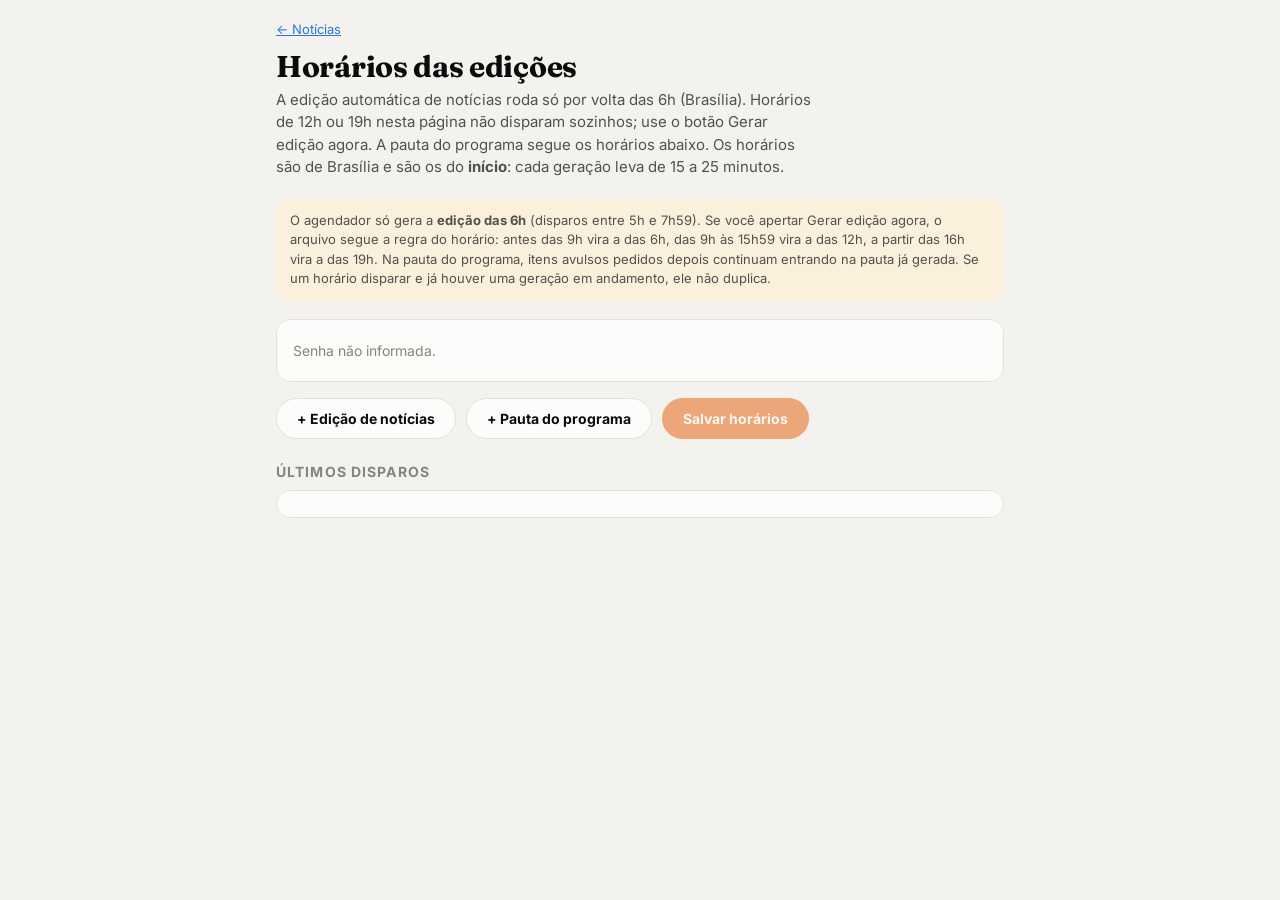
<file: agenda.html>
<!doctype html>
<html lang="pt-BR">
<head>
<meta charset="utf-8">
<meta name="viewport" content="width=device-width, initial-scale=1">
<link rel="icon" type="image/png" sizes="32x32" href="icon-32.png">
<link rel="apple-touch-icon" href="apple-touch-icon.png">
<meta name="theme-color" content="#111110">
<title>Horários das edições</title>
<meta name="robots" content="noindex">
<link rel="preconnect" href="https://fonts.googleapis.com">
<link href="https://fonts.googleapis.com/css2?family=Inter:wght@400;500;600;700;800&family=Fraunces:opsz,wght@9..144,600;9..144,700&display=swap" rel="stylesheet">
<style>
:root{
  color-scheme:light;
  --bg:#f3f2ee; --surface:#fcfcfb; --surface-2:#f6f5f1; --border:#e3e1da;
  --text:#0b0b0b; --text-2:#52514e; --muted:#85847e;
  --accent:#2a78d6; --good:#0f7a4c; --good-bg:#e5f4ec; --warn:#9a5b00; --warn-bg:#fbf0dc; --bad:#b4302f; --bad-bg:#fbe6e5;
}
@media (prefers-color-scheme:dark){
  :root:not([data-theme="light"]){
    color-scheme:dark;
    --bg:#111110; --surface:#1a1a19; --surface-2:#222220; --border:#2f2f2c;
    --text:#ffffff; --text-2:#c3c2b7; --muted:#8f8e86;
    --accent:#3987e5; --good:#4cc28a; --good-bg:#16291f; --warn:#e3a43c; --warn-bg:#2d2414; --bad:#ef7b7a; --bad-bg:#311a1a;
  }
}
*{box-sizing:border-box}
body{margin:0;background:var(--bg);color:var(--text);font:15px/1.5 Inter,system-ui,sans-serif;-webkit-font-smoothing:antialiased}
a{color:var(--accent)}
.wrap{max-width:760px;margin:0 auto;padding:20px 16px 60px}
.top{display:flex;align-items:center;justify-content:space-between;gap:12px;margin-bottom:6px;font-size:13px}
h1{font:700 30px/1.1 Fraunces,Georgia,serif;margin:10px 0 6px;letter-spacing:-.01em}
.sub{color:var(--text-2);margin:0 0 20px;max-width:60ch}
.card{background:var(--surface);border:1px solid var(--border);border-radius:14px;padding:6px 0;margin-bottom:16px}
.row{display:grid;grid-template-columns:auto auto 1fr auto;gap:10px 14px;align-items:center;padding:12px 16px;border-top:1px solid var(--border)}
.row:first-child{border-top:0}
.row.off{opacity:.55}
.sw{position:relative;width:42px;height:24px;flex-shrink:0}
.sw input{position:absolute;inset:0;opacity:0;margin:0;cursor:pointer;z-index:1}
.sw span{position:absolute;inset:0;border-radius:999px;background:var(--border);transition:.15s}
.sw span::after{content:"";position:absolute;top:3px;left:3px;width:18px;height:18px;border-radius:50%;background:#fff;transition:.15s;box-shadow:0 1px 3px rgba(0,0,0,.3)}
.sw input:checked+span{background:var(--good)}
.sw input:checked+span::after{transform:translateX(18px)}
.sw input:focus-visible+span{outline:3px solid var(--accent);outline-offset:2px}
input[type=time]{font:600 18px Inter,sans-serif;color:var(--text);background:var(--surface-2);border:1px solid var(--border);border-radius:10px;padding:6px 10px}
.mid{min-width:0}
.ed{font-weight:600;font-size:14px}
.meta{font-size:12px;color:var(--muted);margin-top:2px}
.dias{display:flex;gap:4px;margin-top:8px;flex-wrap:wrap}
.dias label{cursor:pointer}
.dias input{position:absolute;opacity:0;pointer-events:none}
.dias span{display:inline-flex;align-items:center;justify-content:center;width:30px;height:30px;border-radius:50%;font-size:12px;font-weight:700;border:1px solid var(--border);color:var(--muted);background:var(--surface-2)}
.dias input:checked+span{background:var(--accent);border-color:var(--accent);color:#fff}
.dias input:focus-visible+span{outline:3px solid var(--accent);outline-offset:2px}
button{font:inherit;cursor:pointer}
.del{background:none;border:0;color:var(--muted);font-size:20px;line-height:1;padding:6px 8px;border-radius:8px}
.del:hover{color:var(--bad);background:var(--bad-bg)}
.actions{display:flex;flex-wrap:wrap;gap:10px;align-items:center;margin:4px 0 22px}
.btn{font-weight:700;font-size:14px;border-radius:999px;padding:9px 20px;border:1px solid var(--border);background:var(--surface);color:var(--text)}
.btn.primary{background:#e85d04;border-color:#e85d04;color:#fff}
.btn:disabled{opacity:.5;cursor:wait}
#st{font-size:13px;color:var(--text-2)}
#st.ok{color:var(--good)} #st.err{color:var(--bad)}
.note{font-size:13px;color:var(--text-2);background:var(--warn-bg);border-radius:12px;padding:12px 14px;margin-bottom:18px}
h2{font-size:14px;margin:22px 0 8px;text-transform:uppercase;letter-spacing:.08em;color:var(--muted)}
.log{font-size:13px;color:var(--text-2)}
.log div{display:flex;gap:10px;padding:7px 0;border-top:1px solid var(--border)}
.log div:first-child{border-top:0}
.log b{font-variant-numeric:tabular-nums;color:var(--text);white-space:nowrap}
.bad{color:var(--bad)}
.empty{color:var(--muted);padding:14px 16px;font-size:14px}
@media (max-width:520px){.row{grid-template-columns:auto 1fr auto}.row input[type=time]{grid-column:1/-1;grid-row:2}.row .mid{grid-column:1/-1;grid-row:3}}
</style>
</head>
<body>
<div class="wrap">
  <div class="top"><a href="noticias.html">← Notícias</a><span id="agora" style="color:var(--muted)"></span></div>
  <h1>Horários das edições</h1>
  <p class="sub">A edição automática de notícias roda só por volta das 6h (Brasília). Horários de 12h ou 19h nesta página não disparam sozinhos; use o botão Gerar edição agora. A pauta do programa segue os horários abaixo. Os horários são de Brasília e são os do <b>início</b>: cada geração leva de 15 a 25 minutos.</p>

  <div class="note">O agendador só gera a <b>edição das 6h</b> (disparos entre 5h e 7h59). Se você apertar Gerar edição agora, o arquivo segue a regra do horário: antes das 9h vira a das 6h, das 9h às 15h59 vira a das 12h, a partir das 16h vira a das 19h. Na pauta do programa, itens avulsos pedidos depois continuam entrando na pauta já gerada. Se um horário disparar e já houver uma geração em andamento, ele não duplica.</div>

  <div class="card" id="lista"><div class="empty">Carregando…</div></div>

  <div class="actions">
    <button class="btn" id="add" type="button">+ Edição de notícias</button>
    <button class="btn" id="addp" type="button">+ Pauta do programa</button>
    <button class="btn primary" id="salvar" type="button" disabled>Salvar horários</button>
    <span id="st" role="status"></span>
  </div>

  <h2>Últimos disparos</h2>
  <div class="card"><div class="log" id="log" style="padding:0 16px"><div>Carregando…</div></div></div>
</div>

<script src="painel.js"></script>
<script>
const DIAS=["D","S","T","Q","Q","S","S"], DIAS_NOME=["domingo","segunda","terça","quarta","quinta","sexta","sábado"];
const $=s=>document.querySelector(s);
let itens=[], ultimos={}, sujo=false;

const edicao=h=>{const m=+h.slice(0,2)*60+ +h.slice(3,5);return m<540?"Edição das 6h":m<960?"Edição das 12h":"Edição das 19h"};
const rotulo=it=>it.job==="programa"?"Pauta do programa":edicao(it.hora);
const st=(t,c)=>{const e=$("#st");e.textContent=t||"";e.className=c||""};
const marcar=v=>{sujo=v;$("#salvar").disabled=!v};
const fmt=iso=>new Date(iso).toLocaleString("pt-BR",{timeZone:"America/Sao_Paulo",day:"2-digit",month:"2-digit",hour:"2-digit",minute:"2-digit"});

function desenhar(){
  const box=$("#lista");
  if(!itens.length){box.innerHTML='<div class="empty">Nenhum horário. Clique em “Adicionar horário”.</div>';return}
  box.innerHTML="";
  itens.forEach((it,i)=>{
    const r=document.createElement("div");r.className="row"+(it.ativo?"":" off");
    const u=ultimos[it.id];
    r.innerHTML=`
      <label class="sw" title="Ligar ou desligar"><input type="checkbox" ${it.ativo?"checked":""} aria-label="Ativo"><span></span></label>
      <input type="time" value="${it.hora}" aria-label="Horário de início">
      <div class="mid"><div class="ed">${rotulo(it)}</div>
        <div class="meta">${u?"Último disparo: "+u.split("-").reverse().slice(0,2).join("/"):"Ainda não disparou"}</div>
        <div class="dias">${DIAS.map((d,k)=>`<label title="${DIAS_NOME[k]}"><input type="checkbox" data-d="${k}" ${it.dias.includes(k)?"checked":""}><span>${d}</span></label>`).join("")}</div></div>
      <button class="del" type="button" title="Remover" aria-label="Remover horário">×</button>`;
    r.querySelector(".sw input").onchange=e=>{it.ativo=e.target.checked;r.classList.toggle("off",!it.ativo);marcar(true)};
    r.querySelector("input[type=time]").onchange=e=>{if(e.target.value){it.hora=e.target.value;r.querySelector(".ed").textContent=rotulo(it);marcar(true)}};
    r.querySelectorAll(".dias input").forEach(c=>c.onchange=()=>{it.dias=[...r.querySelectorAll(".dias input:checked")].map(x=>+x.dataset.d);marcar(true)});
    r.querySelector(".del").onclick=()=>{if(confirm("Remover este horário?")){itens.splice(i,1);desenhar();marcar(true)}};
    box.appendChild(r);
  });
}
function desenharLog(log){
  const e=$("#log");
  e.innerHTML=log.length?log.map(l=>`<div><b>${fmt(l.quando)}</b><span class="${l.ok?"":"bad"}">${l.job==="agenda"?"Horários alterados no painel":(l.hora+" · "+l.resultado)}</span></div>`).join(""):"<div>Nada disparado ainda.</div>";
}
function aplicar(j){
  itens=j.itens;ultimos=j.ultimos||{};desenhar();desenharLog(j.log||[]);
  $("#agora").textContent="Agora em Brasília: "+String(Math.floor(j.agora.min/60)).padStart(2,"0")+":"+String(j.agora.min%60).padStart(2,"0");
}
async function carregar(){
  try{aplicar(await Painel.call("/agenda/ler"));st("")}
  catch(e){$("#lista").innerHTML='<div class="empty">'+e.message+'</div>';$("#log").innerHTML="<div></div>"}
}
$("#add").onclick=()=>{itens.push({id:"",job:"noticias",hora:"12:00",dias:[0,1,2,3,4,5,6],ativo:true});desenhar();marcar(true)};
$("#addp").onclick=()=>{itens.push({id:"",job:"programa",hora:"09:15",dias:[1,2,3,4,5],ativo:true});desenhar();marcar(true)};
$("#salvar").onclick=async()=>{
  $("#salvar").disabled=true;st("Salvando…");
  try{aplicar(await Painel.call("/agenda/salvar",{itens}));marcar(false);st("Salvo. Vale a partir do próximo minuto.","ok")}
  catch(e){marcar(true);st(e.message,"err")}
};
window.addEventListener("beforeunload",e=>{if(sujo){e.preventDefault();e.returnValue=""}});
carregar();
</script>
</body>
</html>
</file>
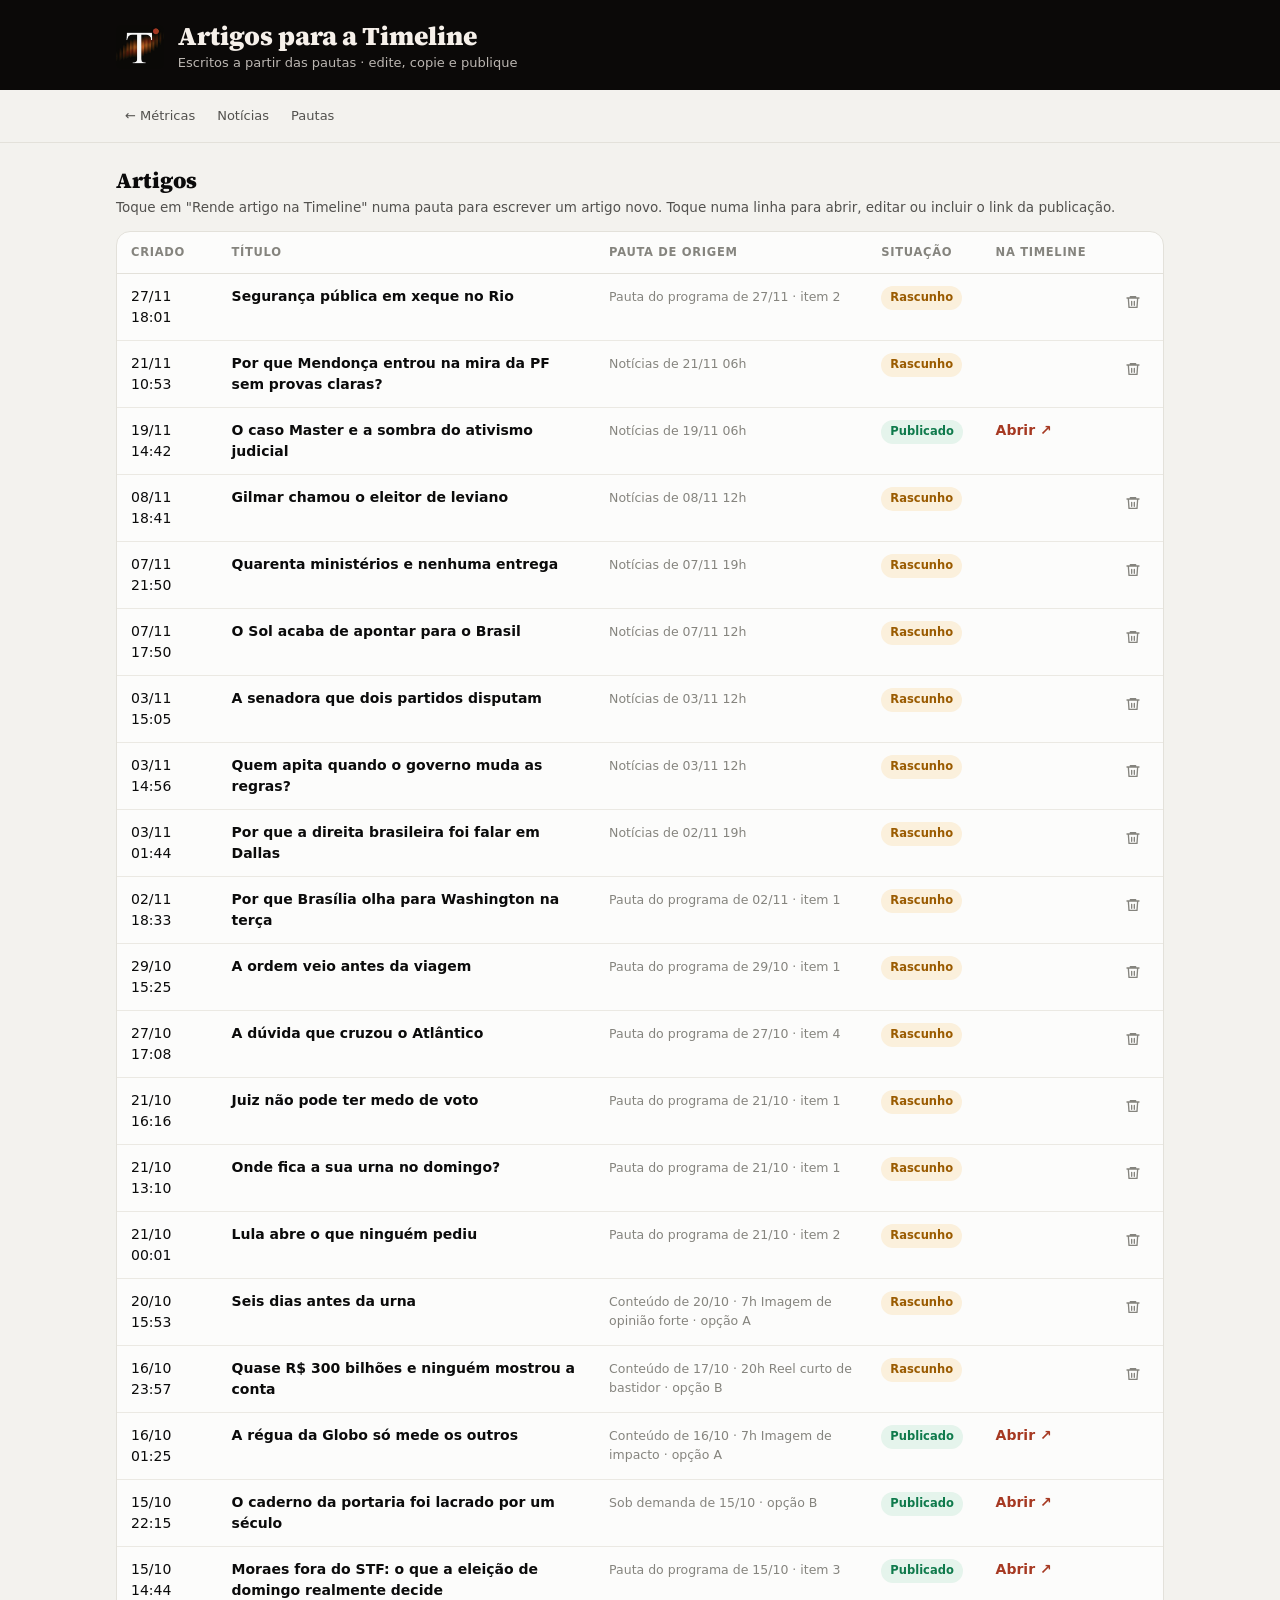
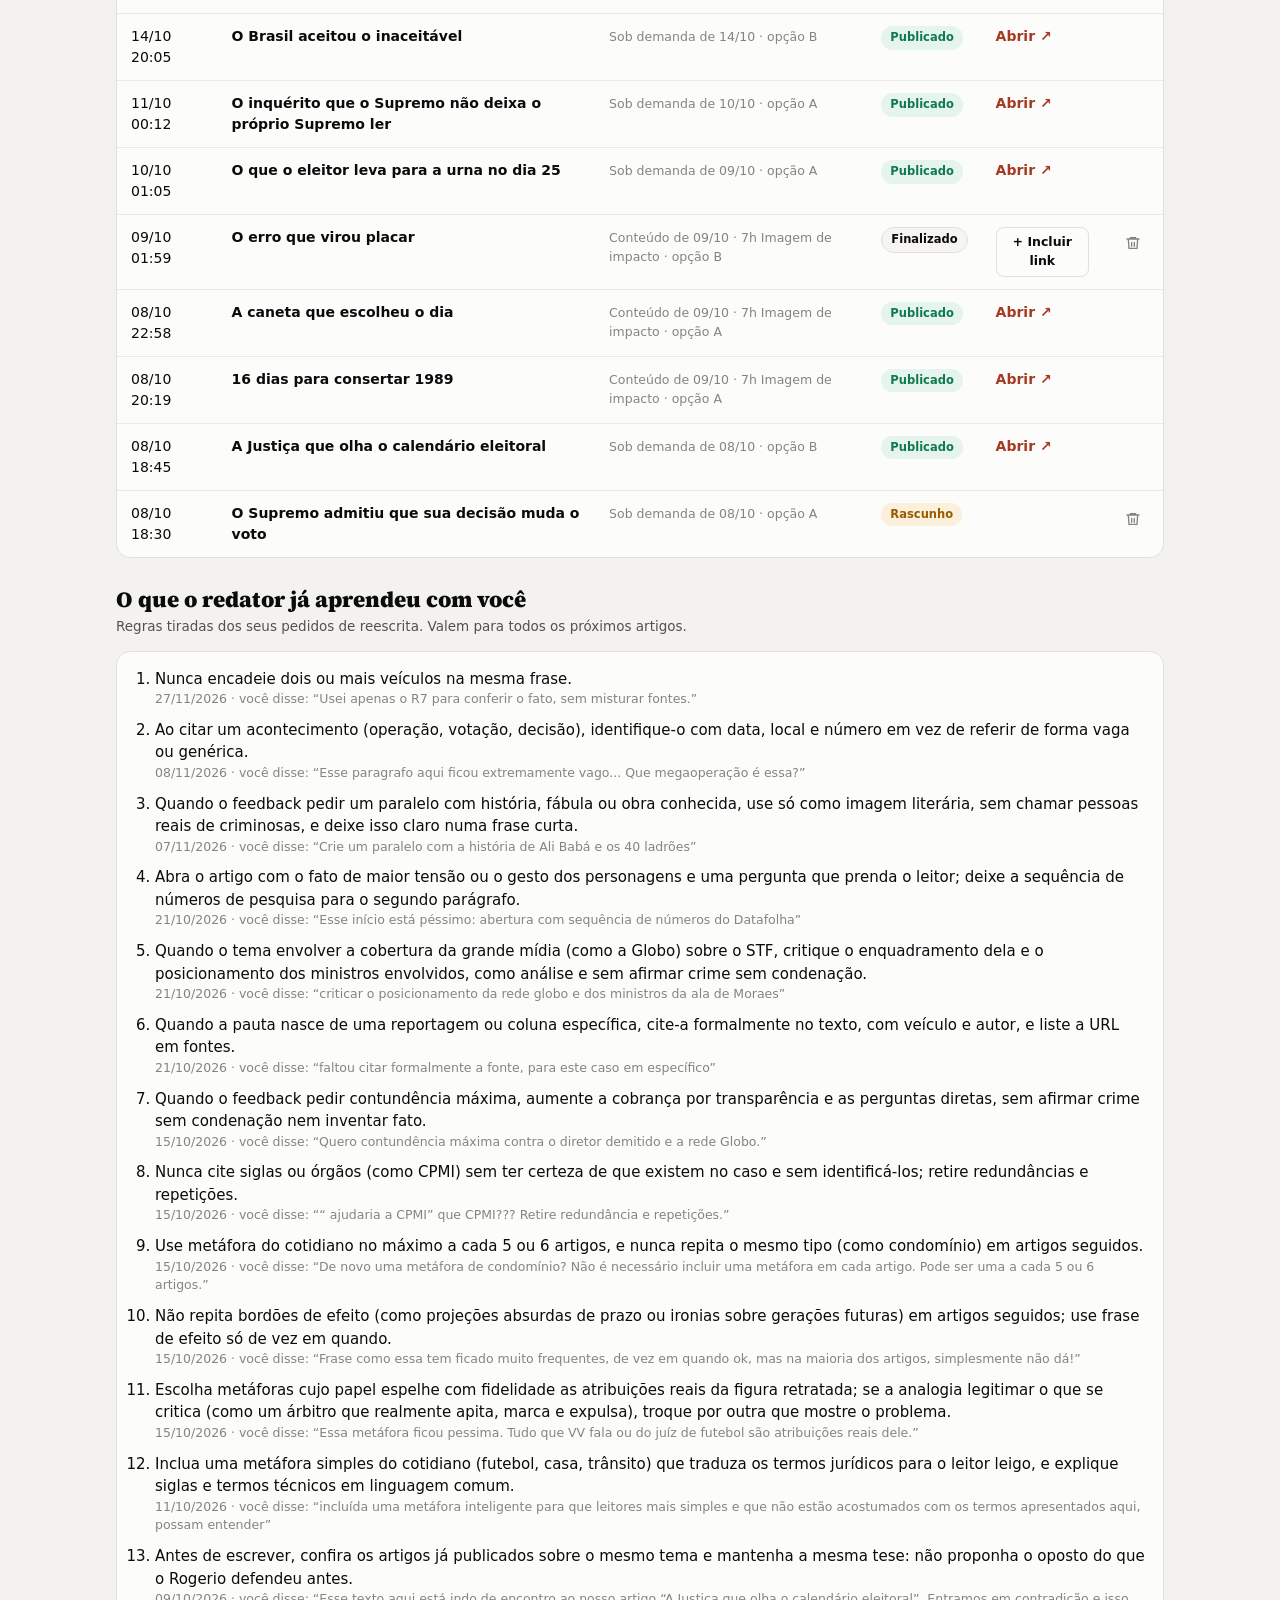
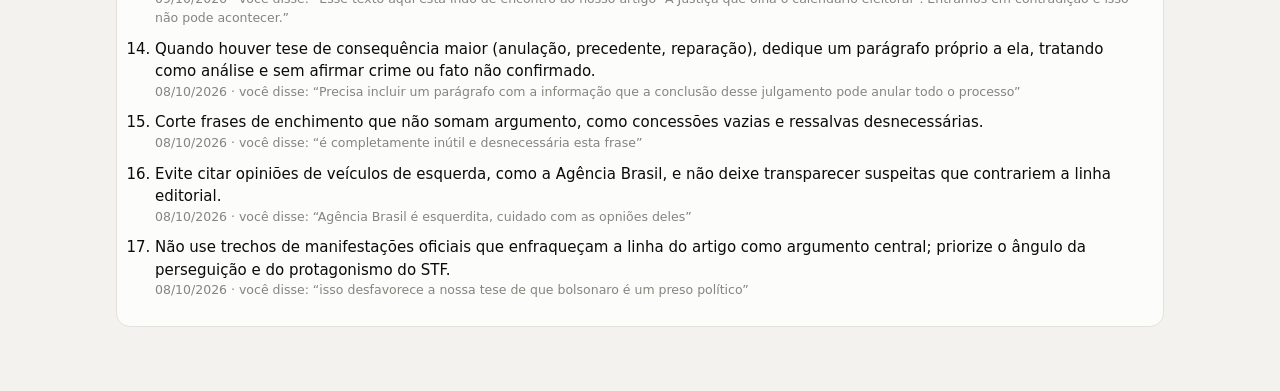
<file: artigos.html>
<!doctype html>
<html lang="pt-BR">
<head>
<meta charset="utf-8">
<meta name="viewport" content="width=device-width, initial-scale=1">
<link rel="icon" type="image/png" sizes="32x32" href="icon-32.png">
<link rel="apple-touch-icon" href="apple-touch-icon.png">
<meta name="theme-color" content="#0b0908">
<title>Artigos Timeline</title>
<meta name="robots" content="noindex">
<link rel="stylesheet" href="fonts/timeline.css">
<style>
:root{
  color-scheme:light;
  --bg:#f3f2ee; --surface:#fcfcfb; --surface-2:#f6f5f1; --border:#e3e1da;
  --text:#0b0b0b; --text-2:#52514e; --muted:#85847e; --grid:#ebe9e3;
  --brasa:#a63922; --brasa-esc:#7e2a18; --ambar:#c4672a; --sel:#fbefe6;
  --good:#0f7a4c; --good-bg:#e5f4ec; --warn:#9a5b00; --warn-bg:#fbf0dc; --bad:#b4302f; --bad-bg:#fbe6e5; --info:#2a5fa8; --info-bg:#e7eef9;
}
@media (prefers-color-scheme:dark){
  :root:not([data-theme="light"]){
    color-scheme:dark;
    --bg:#111110; --surface:#1a1a19; --surface-2:#222220; --border:#2f2f2c;
    --text:#ffffff; --text-2:#c3c2b7; --muted:#8f8e86; --grid:#2a2a27;
    --brasa:#e0694f; --brasa-esc:#c4553d; --ambar:#e39a52; --sel:#2c1d16;
    --good:#4cc28a; --good-bg:#16291f; --warn:#e3a43c; --warn-bg:#2d2414; --bad:#ef7b7a; --bad-bg:#311a1a; --info:#7fa9e8; --info-bg:#172235;
  }
}
:root[data-theme="dark"]{
  color-scheme:dark;
  --bg:#111110; --surface:#1a1a19; --surface-2:#222220; --border:#2f2f2c;
  --text:#ffffff; --text-2:#c3c2b7; --muted:#8f8e86; --grid:#2a2a27;
  --brasa:#e0694f; --brasa-esc:#c4553d; --ambar:#e39a52; --sel:#2c1d16;
  --good:#4cc28a; --good-bg:#16291f; --warn:#e3a43c; --warn-bg:#2d2414; --bad:#ef7b7a; --bad-bg:#311a1a; --info:#7fa9e8; --info-bg:#172235;
}
*{box-sizing:border-box}
body{margin:0;background:var(--bg);color:var(--text);font:15px/1.5 system-ui,-apple-system,"Segoe UI",sans-serif;-webkit-font-smoothing:antialiased}
a{color:inherit}
button{font:inherit}
.top{background:#0b0908;color:#f6f0ea}
.top-in{max-width:1080px;margin:0 auto;padding:22px 16px 18px;display:flex;align-items:center;gap:14px}
.top img{height:44px;width:auto;border-radius:6px}
.top h1{font:700 26px/1.1 "Source Serif 4",Georgia,serif;margin:0}
.top p{margin:2px 0 0;font-size:13px;opacity:.75}
nav{position:sticky;top:0;z-index:5;background:color-mix(in srgb,var(--bg) 90%,transparent);backdrop-filter:blur(10px);-webkit-backdrop-filter:blur(10px);border-bottom:1px solid var(--border)}
.nav-in{max-width:1080px;margin:0 auto;padding:10px 16px;display:flex;gap:4px;overflow-x:auto}
.nav-in a{white-space:nowrap;text-decoration:none;font-size:13px;font-weight:500;color:var(--text-2);padding:6px 9px;border-radius:8px}
.nav-in a:hover{background:var(--surface);color:var(--text)}
.wrap{max-width:1080px;margin:0 auto;padding:24px 16px 64px}
h2{font:700 22px/1.2 "Source Serif 4",Georgia,serif;margin:0 0 4px}
.lead{color:var(--text-2);font-size:13.5px;margin:0 0 14px}
.card{background:var(--surface);border:1px solid var(--border);border-radius:14px}
table.list{width:100%;border-collapse:collapse;font-size:14px}
table.list th{text-align:left;font-size:11.5px;letter-spacing:.06em;text-transform:uppercase;color:var(--muted);font-weight:600;padding:12px 14px;border-bottom:1px solid var(--border)}
table.list td{padding:12px 14px;border-bottom:1px solid var(--grid);vertical-align:top}
table.list tr:last-child td{border-bottom:0}
table.list tbody tr{cursor:pointer}
table.list tbody tr:hover td{background:var(--surface-2)}
.t-title{font-weight:600;color:var(--text)}
.t-sub{font-size:12.5px;color:var(--muted);margin-top:2px}
.pill{display:inline-block;font-size:11.5px;font-weight:700;padding:3px 9px;border-radius:999px;white-space:nowrap}
.st-gerando{background:var(--info-bg);color:var(--info)}
.st-rascunho{background:var(--warn-bg);color:var(--warn)}
.st-finalizado{background:var(--surface-2);color:var(--text);border:1px solid var(--border)}
.st-publicado{background:var(--good-bg);color:var(--good)}
.st-erro{background:var(--bad-bg);color:var(--bad)}
.empty{padding:28px 16px;text-align:center;color:var(--muted);font-size:14px}
.tl-link{color:var(--brasa);font-weight:600;text-decoration:none}
.tl-link:hover{text-decoration:underline}
@media (max-width:640px){
  table.list thead{display:none}
  table.list tr{display:block;padding:12px 14px;border-bottom:1px solid var(--grid)}
  table.list td{display:block;padding:2px 0;border:0}
  table.list td.c-date{font-size:12px;color:var(--muted)}
}

/* editor */
.ov{position:fixed;inset:0;z-index:50;background:rgba(10,8,6,.55);display:none;align-items:flex-start;justify-content:center;overflow-y:auto;padding:28px 12px}
.ov.on{display:flex}
body.lock{overflow:hidden}
.dlg{background:var(--bg);width:100%;max-width:860px;border-radius:16px;box-shadow:0 20px 60px rgba(0,0,0,.35);overflow:hidden;margin-bottom:28px}
.dlg-h{background:#0b0908;color:#f6f0ea;padding:16px 18px;display:flex;gap:12px;align-items:flex-start;position:sticky;top:0;z-index:2}
.dlg-h .eb{font-size:11.5px;letter-spacing:.12em;text-transform:uppercase;color:var(--ambar);font-weight:700}
.dlg-h h3{margin:2px 0 0;font:600 15px/1.35 system-ui,sans-serif;opacity:.9}
.dlg-h .x{margin-left:auto;background:transparent;border:1px solid rgba(246,240,234,.3);color:#f6f0ea;border-radius:8px;width:34px;height:34px;cursor:pointer;font-size:18px;line-height:1;flex-shrink:0}
.dlg-b{padding:18px}
.sec{margin-bottom:20px}
.lab{display:flex;align-items:center;justify-content:space-between;gap:10px;margin-bottom:6px}
.lab span{font-size:11.5px;letter-spacing:.1em;text-transform:uppercase;color:var(--text-2);font-weight:700}
.lab small{font-size:12px;color:var(--muted);font-weight:500;letter-spacing:0;text-transform:none}
.cp{display:inline-flex;align-items:center;gap:6px;background:var(--surface);border:1px solid var(--border);color:var(--text);border-radius:8px;padding:5px 10px;font-size:12.5px;font-weight:600;cursor:pointer}
.cp:hover{border-color:var(--brasa);color:var(--brasa)}
.cp svg{width:15px;height:15px}
.fld{width:100%;background:var(--surface);color:var(--text);border:1px solid var(--border);border-radius:10px;padding:11px 13px;font:inherit;resize:none;display:block}
.fld:focus{outline:2px solid color-mix(in srgb,var(--brasa) 45%,transparent);border-color:var(--brasa)}
#e-titulo{font:700 22px/1.25 "Source Serif 4",Georgia,serif}
#e-sub{font:400 16px/1.45 "Source Serif 4",Georgia,serif;color:var(--text-2)}
#e-texto{font:400 17px/1.7 "Source Serif 4",Georgia,serif;min-height:360px}
table.tit{width:100%;border-collapse:collapse;background:var(--surface);border:1px solid var(--border);border-radius:10px;overflow:hidden;font-size:14px;table-layout:fixed}
table.tit th{text-align:left;font-size:11px;letter-spacing:.06em;text-transform:uppercase;color:var(--muted);font-weight:600;padding:8px 12px;border-bottom:1px solid var(--border);background:var(--surface-2)}
table.tit th.n{width:34px}
table.tit td{padding:0;border-bottom:1px solid var(--grid);vertical-align:top}
table.tit tr:last-child td{border-bottom:0}
table.tit td.n{padding:10px 12px;color:var(--muted);font-weight:700}
table.tit a{display:block;padding:10px 12px 10px 14px;text-decoration:none;height:100%;border-left:3px solid transparent}
table.tit a:hover{background:var(--surface-2)}
table.tit a.t{color:var(--brasa);font-weight:700;font-family:"Source Serif 4",Georgia,serif;font-size:15.5px;line-height:1.3}
table.tit a.s{color:var(--text-2);font-size:13.5px}
table.tit a.on{background:var(--sel);border-left-color:var(--brasa)}
table.tit a.on::after{content:"✓ no artigo";display:block;margin-top:4px;font:700 10.5px system-ui,sans-serif;letter-spacing:.06em;text-transform:uppercase;color:var(--brasa)}
table.tit .lb{display:none}
@media (max-width:640px){table.tit thead{display:none}table.tit tr{display:grid;grid-template-columns:30px 1fr;border-bottom:1px solid var(--grid)}table.tit tr:last-child{border-bottom:0}table.tit td{border:0}table.tit td.n{grid-row:span 2;padding:10px 0 0 10px}table.tit .lb{display:block;font:700 10px system-ui,sans-serif;letter-spacing:.08em;text-transform:uppercase;color:var(--muted);margin-bottom:2px}}
.fontes{font-size:13px;color:var(--text-2)}
.fontes a{color:var(--text-2)}
.bar{position:sticky;bottom:0;background:var(--surface);border-top:1px solid var(--border);padding:12px 18px;display:flex;flex-wrap:wrap;gap:10px;align-items:center}
.btn{border:1px solid var(--border);background:var(--surface);color:var(--text);border-radius:10px;padding:9px 16px;font-weight:700;font-size:14px;cursor:pointer}
.btn.pri{background:#a63922;border-color:#a63922;color:#fff}
.btn.pri:hover{background:#7e2a18;border-color:#7e2a18}
.btn.dark{background:var(--text);border-color:var(--text);color:var(--bg)}
.btn:disabled{opacity:.55;cursor:wait}
#e-st{font-size:13px;color:var(--text-2);flex:1;min-width:160px}
.linkbox{background:var(--good-bg);border:1px solid color-mix(in srgb,var(--good) 30%,transparent);border-radius:12px;padding:14px}
.linkbox .row{display:flex;gap:8px;flex-wrap:wrap}
.linkbox .fld{flex:1;min-width:220px}
.gen{padding:40px 22px;text-align:center}
.gen .spin{width:34px;height:34px;border:3px solid var(--grid);border-top-color:var(--brasa);border-radius:50%;margin:0 auto 14px;animation:sp 1s linear infinite}
@keyframes sp{to{transform:rotate(360deg)}}
.gen p{color:var(--text-2);margin:6px 0}
.rw{background:var(--surface);border:1px solid var(--border);border-radius:12px;padding:14px}
.rw .fld{margin-bottom:10px;font-size:15px}
.ck{display:flex;gap:8px;align-items:flex-start;font-size:13.5px;color:var(--text-2);margin-bottom:12px;cursor:pointer}
.ck input{margin-top:3px;accent-color:var(--brasa)}
details.ant{background:var(--surface);border:1px solid var(--border);border-radius:12px;padding:10px 14px}
details.ant summary{cursor:pointer;font-size:13px;font-weight:700;color:var(--text-2)}
.ant .v{border-top:1px solid var(--grid);padding:10px 0;font-size:13.5px}
.ant .v b{font-family:"Source Serif 4",Georgia,serif}
.ant .fb{color:var(--muted);font-size:12.5px;margin:4px 0}
.learn{margin-top:28px}
.learn ol{margin:0;padding-left:20px}
.learn li{margin:0 0 10px}
.learn li small{display:block;color:var(--muted);font-size:12.5px}
.del{background:transparent;border:1px solid transparent;color:var(--muted);border-radius:8px;width:32px;height:32px;display:inline-flex;align-items:center;justify-content:center;cursor:pointer}
.del:hover{color:var(--bad);border-color:color-mix(in srgb,var(--bad) 40%,transparent);background:var(--bad-bg)}
.del svg{width:16px;height:16px}
td.c-del{width:44px;text-align:right}
.btn.danger{color:var(--bad);border-color:color-mix(in srgb,var(--bad) 40%,transparent);margin-right:auto}
.toast{position:fixed;left:50%;bottom:24px;transform:translateX(-50%);background:var(--text);color:var(--bg);padding:8px 16px;border-radius:999px;font-size:13px;font-weight:600;opacity:0;transition:opacity .2s;z-index:60;pointer-events:none}
.toast.on{opacity:1}
@media (max-width:640px){.ov{padding:0}.dlg{border-radius:0;margin:0;min-height:100%}#e-titulo{font-size:20px}#e-texto{font-size:16.5px}}
</style>
</head>
<body>
<header class="top"><div class="top-in"><img src="marca/timeline-logo.jpg" alt=""><div><h1>Artigos para a Timeline</h1><p>Escritos a partir das pautas · edite, copie e publique</p></div></div></header>
<nav><div class="nav-in"><a href="index.html">← Métricas</a><a href="noticias.html">Notícias</a><a href="pautas-nova.html#conteudo">Pautas</a></div></nav>
<main class="wrap">
  <h2>Artigos</h2>
  <p class="lead">Toque em "Rende artigo na Timeline" numa pauta para escrever um artigo novo. Toque numa linha para abrir, editar ou incluir o link da publicação.</p>
  <div class="card"><table class="list"><thead><tr><th>Criado</th><th>Título</th><th>Pauta de origem</th><th>Situação</th><th>Na Timeline</th><th></th></tr></thead><tbody id="rows"><tr><td colspan="6" class="empty">Carregando…</td></tr></tbody></table></div>
  <section class="learn" id="learn"></section>
</main>

<div class="ov" id="ov" role="dialog" aria-modal="true" aria-labelledby="dlg-t">
  <div class="dlg">
    <div class="dlg-h"><div><div class="eb" id="dlg-eb">Artigo para a Timeline</div><h3 id="dlg-t"></h3></div><button class="x" id="x" aria-label="Fechar">×</button></div>
    <div id="dlg-c"></div>
  </div>
</div>
<div class="toast" id="toast"></div>

<script src="painel.js"></script>
<script>
const $=s=>document.querySelector(s);
const esc=s=>String(s??"").replace(/[&<>"]/g,c=>({"&":"&amp;","<":"&lt;",">":"&gt;",'"':"&quot;"}[c]));
const nocache=u=>fetch(u+(u.includes("?")?"&":"?")+Date.now(),{cache:"no-store"});
const ls={get:k=>{try{return JSON.parse(localStorage.getItem(k))}catch(e){return null}},set:(k,v)=>{try{localStorage.setItem(k,JSON.stringify(v))}catch(e){}},del:k=>{try{localStorage.removeItem(k)}catch(e){}},keys:p=>{try{return Object.keys(localStorage).filter(k=>k.startsWith(p))}catch(e){return[]}}};
const sleep=ms=>new Promise(r=>setTimeout(r,ms));
const nowISO=()=>{const d=new Date(),o=-180,l=new Date(d.getTime()+o*6e4);return l.toISOString().slice(0,19)+"-03:00"};
const fdt=s=>{if(!s)return"";const d=new Date(s);return d.toLocaleDateString("pt-BR",{day:"2-digit",month:"2-digit"})+" "+d.toLocaleTimeString("pt-BR",{hour:"2-digit",minute:"2-digit"})};
const hm=s=>new Date(s).toLocaleTimeString("pt-BR",{hour:"2-digit",minute:"2-digit"});
const ST={gerando:"Escrevendo…",rascunho:"Rascunho",finalizado:"Finalizado",publicado:"Publicado",erro:"Não deu certo"};
const TRASH=`<svg viewBox="0 0 24 24" fill="none" stroke="currentColor" stroke-width="2" stroke-linecap="round" stroke-linejoin="round" aria-hidden="true"><path d="M3 6h18M8 6V4h8v2M19 6l-1 14H6L5 6M10 11v6M14 11v6"/></svg>`;
const ICON=`<svg viewBox="0 0 24 24" fill="none" stroke="currentColor" stroke-width="2" stroke-linecap="round" stroke-linejoin="round" aria-hidden="true"><rect x="9" y="9" width="12" height="12" rx="2"/><path d="M5 15V5a2 2 0 0 1 2-2h10"/></svg>`;
function toast(t){const e=$("#toast");e.textContent=t;e.classList.add("on");clearTimeout(e._t);e._t=setTimeout(()=>e.classList.remove("on"),1600)}
function copy(t){(navigator.clipboard?navigator.clipboard.writeText(t):Promise.reject()).then(()=>toast("Copiado")).catch(()=>{const a=document.createElement("textarea");a.value=t;document.body.appendChild(a);a.select();document.execCommand("copy");a.remove();toast("Copiado")})}

/* ---------- lista ---------- */
let INDEX=[];
async function loadIndex(){INDEX=await nocache("artigos/index.json").then(r=>r.ok?r.json():{items:[]}).then(j=>j.items||[]).catch(()=>[]);return INDEX}
function pending(){return ls.keys("artigo_req:").map(k=>ls.get(k)).filter(r=>r&&!INDEX.some(i=>i.id===r.id))}
function renderList(){
  const P=pending().map(r=>({id:r.id,criado:r.sent||r.asked,titulo:r.pauta.title,origem:r.origem.rotulo,status:r.erro?"erro":"gerando",link:""}));
  const DEL=new Set(ls.keys("artigo_del:").map(k=>k.slice(11)));INDEX.forEach(i=>{});
  ls.keys("artigo_del:").forEach(k=>{if(!INDEX.some(i=>i.id===k.slice(11)))ls.del(k)});
  const L=[...P,...INDEX.filter(i=>!DEL.has(i.id)).map(i=>{const d=ls.get("artigo_save:"+i.id);return d&&(!i.saved_at||d.saved_at>i.saved_at)?{...i,titulo:d.titulo,status:d.status,link:d.link}:i})];
  $("#rows").innerHTML=L.length?L.map(i=>`<tr data-id="${esc(i.id)}"><td class="c-date">${fdt(i.criado)}</td><td><div class="t-title">${esc(i.titulo||"(sem título)")}</div></td><td><div class="t-sub">${esc(i.origem||"")}</div></td><td><span class="pill st-${i.status}">${ST[i.status]||i.status}</span></td><td>${i.link?`<a class="tl-link" href="${esc(i.link)}" target="_blank" rel="noopener">Abrir ↗</a>`:(i.status==="finalizado"?`<button type="button" class="cp addlink" data-link="${esc(i.id)}">+ Incluir link</button>`:"")}</td><td class="c-del">${i.status==="publicado"||i.link?"":`<button type="button" class="del" data-del="${esc(i.id)}" data-st="${i.status}" aria-label="Excluir" title="Excluir">${TRASH}</button>`}</td></tr>`).join(""):`<tr><td colspan="6" class="empty">Nenhum artigo ainda.</td></tr>`;
  document.querySelectorAll("#rows .del").forEach(b=>b.onclick=e=>{e.stopPropagation();delArticle(b.dataset.del,b.dataset.st)});
  document.querySelectorAll("#rows tr[data-id]").forEach(tr=>tr.onclick=e=>{if(e.target.closest("a")||e.target.closest(".del"))return;if(e.target.closest(".addlink"))FOCUS_LINK=true;if(location.hash==="#"+tr.dataset.id)route();else location.hash=tr.dataset.id});
}

/* ---------- editor ---------- */
let A=null,DIRTY=false,POLL=0,FOCUS_LINK=false;const ORIG={};
function openDlg(){$("#ov").classList.add("on");document.body.classList.add("lock")}
function closeDlg(){if(DIRTY&&!confirm("Há alterações não salvas. Fechar mesmo assim? (elas ficam guardadas neste aparelho)"))return;POLL++;$("#ov").classList.remove("on");document.body.classList.remove("lock");if(location.hash)history.replaceState(null,"",location.pathname);A=null;DIRTY=false;loadIndex().then(renderList)}
$("#x").onclick=closeDlg;
$("#ov").addEventListener("click",e=>{if(e.target.id==="ov")closeDlg()});
document.addEventListener("keydown",e=>{if(e.key==="Escape"&&$("#ov").classList.contains("on"))closeDlg()});
window.addEventListener("beforeunload",e=>{if(DIRTY){e.preventDefault();e.returnValue=""}});

function genScreen(req,msg,err){
  $("#dlg-eb").textContent="Escrevendo o artigo";$("#dlg-t").textContent=req.pauta.title;
  $("#dlg-c").innerHTML=`<div class="gen">${err?"":`<div class="spin"></div>`}<p style="font-weight:700;color:var(--text)">${esc(msg)}</p><p>Pesquisa nas fontes, texto de 600 a 900 palavras, 5 títulos e palavras-chave. Leva de 3 a 7 minutos. Pode fechar esta janela: o artigo aparece na lista quando ficar pronto.</p>${err?`<p><button class="btn pri" id="retry">Tentar de novo</button></p>`:""}</div>`;
  if(err)$("#retry").onclick=()=>{req.erro=false;req.sent=null;ls.set("artigo_req:"+req.id,req);generate(req)};
}
async function generate(req){
  const my=++POLL;openDlg();
  if(!req.sent){
    genScreen(req,"Enviando o pedido…");
    try{await Painel.call("/acao",{job:"artigo",payload:JSON.stringify({id:req.id,origem:req.origem,pauta:req.pauta})});req.sent=new Date().toISOString();ls.set("artigo_req:"+req.id,req)}
    catch(e){const m=/Rota desconhecida/.test(e.message)?"O intermediário na Cloudflare ainda não tem a rota nova (/acao). Atualize o código do worker e tente de novo.":e.message;req.erro=true;ls.set("artigo_req:"+req.id,req);return genScreen(req,m,true)}
  }
  const since=new Date(new Date(req.sent).getTime()-90e3),t0=Date.now();
  genScreen(req,"Pesquisando e escrevendo…");
  while(my===POLL&&Date.now()-t0<25*60e3){
    const r=await nocache(`artigos/${req.id}.json`).catch(()=>null);
    if(r&&r.ok){ls.del("artigo_req:"+req.id);await loadIndex();renderList();return openArticle(req.id)}
    const run=await Painel.lastRun("artigo.yml");
    if(run&&new Date(run.created_at)>=since&&run.status==="completed"&&run.conclusion!=="success"){req.erro=true;ls.set("artigo_req:"+req.id,req);renderList();return genScreen(req,"Não deu certo desta vez.",true)}
    if(run&&run.status==="completed"&&run.conclusion==="success"&&new Date(run.created_at)>=since)genScreen(req,"Pronto no GitHub. Publicando no site…");
    await sleep(15000);
  }
}

async function openArticle(id){
  const my=++POLL;openDlg();$("#dlg-eb").textContent="Artigo para a Timeline";$("#dlg-t").textContent="Carregando…";$("#dlg-c").innerHTML=`<div class="gen"><div class="spin"></div></div>`;
  let a=await nocache(`artigos/${id}.json`).then(r=>r.ok?r.json():null).catch(()=>null);
  if(my!==POLL)return;
  if(!a){$("#dlg-c").innerHTML=`<div class="gen"><p>Artigo não encontrado.</p></div>`;return}
  ORIG[id]={titulo:a.titulo,subtitulo:a.subtitulo,texto:a.texto};
  const saved=ls.get("artigo_save:"+id),edit=ls.get("artigo_edit:"+id);
  let note="";
  if(saved&&(!a.saved_at||saved.saved_at>a.saved_at)){Object.assign(a,saved);note="saving"}else ls.del("artigo_save:"+id);
  if(edit&&edit.base===(a.saved_at||a.criado)){Object.assign(a,edit.data);DIRTY=true}else ls.del("artigo_edit:"+id);
  A=a;A._orig=ORIG[id]||(ORIG[id]=JSON.parse(JSON.stringify({titulo:a.titulo,subtitulo:a.subtitulo,texto:a.texto})));
  const rw=ls.get("artigo_rw:"+id);
  if(rw&&rw.sent&&(a.versao||1)<=rw.versao&&Date.now()-new Date(rw.sent)<25*60e3)return watchRewrite(id,rw);
  ls.del("artigo_rw:"+id);render(note);
}
function fieldsHTML(){
  const t=A.titulos||[];
  return`<div class="dlg-b">
    <div class="sec"><div class="lab"><span>Sugestões de título e subtítulo</span><small>Toque num título e num subtítulo: dá para combinar, por exemplo, o título 1 com o subtítulo 5</small></div>
      <table class="tit"><thead><tr><th class="n">#</th><th>Título</th><th>Subtítulo</th></tr></thead><tbody>${t.map((x,i)=>`<tr><td class="n">${i+1}</td><td><a href="#" class="t${A.titulos[i].titulo===A.titulo?" on":""}" data-k="titulo" data-i="${i}"><span class="lb">Título</span>${esc(x.titulo)}</a></td><td><a href="#" class="s${A.titulos[i].subtitulo===A.subtitulo?" on":""}" data-k="subtitulo" data-i="${i}"><span class="lb">Subtítulo</span>${esc(x.subtitulo)}</a></td></tr>`).join("")}</tbody></table></div>
    <div class="sec"><div class="lab"><span>Título</span><button class="cp" data-c="titulo">${ICON}Copiar título</button></div><textarea class="fld" id="e-titulo" rows="1"></textarea></div>
    <div class="sec"><div class="lab"><span>Subtítulo</span><button class="cp" data-c="subtitulo">${ICON}Copiar subtítulo</button></div><textarea class="fld" id="e-sub" rows="1"></textarea></div>
    <div class="sec"><div class="lab"><span>Texto <small id="wc"></small></span><button class="cp" data-c="texto">${ICON}Copiar texto</button></div><textarea class="fld" id="e-texto"></textarea></div>
    <div class="sec"><div class="lab"><span>Palavras-chave (SEO)</span><button class="cp" data-c="palavras_chave">${ICON}Copiar</button></div><textarea class="fld" id="e-kw" rows="1"></textarea></div>
    ${(A.fontes||[]).length?`<div class="sec"><div class="lab"><span>Fontes consultadas</span></div><div class="fontes">${A.fontes.map(f=>`<a href="${esc(f.url)}" target="_blank" rel="noopener">${esc(f.name)} ↗</a>`).join(" · ")}</div></div>`:""}
    <div class="sec"><div class="lab"><span>Prompt da imagem (ChatGPT) <small>· 1200 x 630, padrão da Timeline. Para o rosto sair fiel, anexe no ChatGPT uma foto de frente de cada pessoa citada no aviso do início</small></span><button class="cp" data-c="prompt_imagem">${ICON}Copiar prompt</button></div><textarea class="fld" id="e-img" rows="4" placeholder="O prompt aparece aqui quando o artigo é escrito ou reescrito."></textarea>
      <div style="display:flex;gap:10px;align-items:center;margin-top:8px;flex-wrap:wrap"><button class="btn" id="b-img">↻ Refazer prompt com o texto atual</button><span class="t-sub" id="img-st">Considera título, subtítulo e texto como estão agora.</span></div></div>
    <div class="sec" id="link-sec"></div>
    <div class="sec"><div class="rw"><div class="lab"><span>Reescreva o artigo</span></div>
      <textarea class="fld" id="e-fb" rows="4" placeholder="Diga o que você não concorda, o que deve melhorar ou mudar. Ex.: a abertura está fraca; quero o tom mais duro com o STF; corte as perguntas retóricas; faltou citar a decisão de tal data…"></textarea>
      <label class="ck"><input type="checkbox" id="e-learn" checked><span>Levar estas observações em conta também nos próximos artigos</span></label>
      <button class="btn pri" id="b-rw">Reescreva o artigo</button></div></div>
    ${(A.anteriores||[]).length?`<div class="sec"><details class="ant"><summary>Versões anteriores (${A.anteriores.length})</summary>${A.anteriores.map((v,i)=>`<div class="v"><b>${esc(v.titulo)}</b><div class="fb">${fdt(v.em)} · ${v.texto.trim().split(/\s+/).length} palavras</div>${(A.revisoes||[]).length?"":""}<button class="cp" data-rest="${i}">Restaurar este texto</button></div>`).join("")}</details></div>`:""}
    ${(A.revisoes||[]).length?`<div class="sec"><details class="ant"><summary>Seus pedidos de reescrita (${A.revisoes.length})</summary>${A.revisoes.slice().reverse().map(r=>`<div class="v"><div class="fb">${fdt(r.em)}</div>${esc(r.feedback)}</div>`).join("")}</details></div>`:""}
  </div>
  <div class="bar">${A.status==="publicado"||A.link?"":`<button class="btn danger" id="b-del" title="Excluir rascunho">Excluir</button>`}<span id="e-st"></span><button class="btn" id="b-fin"></button><button class="btn" id="b-save">Salvar</button><button class="btn pri" id="b-close">Salvar e fechar</button></div>`;
}
const grow=e=>{e.style.height="auto";e.style.height=e.scrollHeight+2+"px"};
function render(note){
  $("#dlg-eb").textContent=`Artigo para a Timeline · ${ST[A.status]||A.status}`;
  $("#dlg-t").textContent=A.pauta_titulo?`Pauta: ${A.pauta_titulo}`:(A.origem&&A.origem.rotulo)||"";
  $("#dlg-c").innerHTML=fieldsHTML();
  const F={titulo:$("#e-titulo"),subtitulo:$("#e-sub"),texto:$("#e-texto"),palavras_chave:$("#e-kw"),prompt_imagem:$("#e-img")};
  for(const k in F){F[k].value=A[k]||"";grow(F[k]);F[k].oninput=()=>{A[k]=F[k].value;grow(F[k]);if(k==="texto")wc();if(k==="titulo"||k==="subtitulo")document.querySelectorAll(`.tit a[data-k="${k}"]`).forEach(x=>x.classList.toggle("on",A.titulos[+x.dataset.i][k]===A[k]));mark()}}
  const wc=()=>$("#wc").textContent=`· ${A.texto.trim().split(/\s+/).filter(Boolean).length} palavras`;wc();
  document.querySelectorAll(".tit a[data-k]").forEach(el=>el.onclick=e=>{e.preventDefault();const k=el.dataset.k,i=+el.dataset.i,v=A.titulos[i][k];
    const sug=A.titulos.map(x=>x[k]);if((A[k]||"").trim()&&!sug.includes(A[k])&&!confirm(`Trocar o ${k==="titulo"?"título":"subtítulo"} que você editou por esta sugestão?`))return;
    A[k]=v;if(k==="titulo")A.escolha=i;else A.escolha_sub=i;F[k].value=v;grow(F[k]);
    document.querySelectorAll(`.tit a[data-k="${k}"]`).forEach(x=>x.classList.toggle("on",+x.dataset.i===i));mark();toast(k==="titulo"?`Título ${i+1} no artigo`:`Subtítulo ${i+1} no artigo`)});
  document.querySelectorAll(".cp[data-c]").forEach(b=>b.onclick=()=>copy(A[b.dataset.c]||""));
  $("#b-save").onclick=()=>save({});
  $("#e-fb").value=A._fb||"";$("#b-rw").onclick=()=>rewrite();$("#b-img").onclick=()=>imgPrompt();
  document.querySelectorAll("[data-rest]").forEach(b=>b.onclick=()=>{const v=A.anteriores[+b.dataset.rest];if(!confirm("Trocar título, subtítulo e texto atuais por esta versão? (só vale depois de Salvar)"))return;
    for(const k of ["titulo","subtitulo","texto"]){A[k]=v[k];F[k].value=v[k];grow(F[k])}wc();mark();toast("Versão restaurada. Toque em Salvar para gravar.");F.titulo.scrollIntoView({behavior:"smooth",block:"center"})});
  linkSec();
  setTimeout(()=>Object.values(F).forEach(grow),50);
  if(FOCUS_LINK&&$("#e-link")){FOCUS_LINK=false;setTimeout(()=>{$("#e-link").scrollIntoView({behavior:"smooth",block:"center"});$("#e-link").focus()},150)}
  if(note==="saving"){say("Salvando no GitHub…");watchSave(A.saved_at)}else say(DIRTY?"Alterações não salvas (guardadas neste aparelho)":A.saved_at?`Salvo em ${fdt(A.saved_at)}`:"Versão gerada, ainda não editada");
}
function linkSec(){
  const fin=A.status==="finalizado"||A.status==="publicado";
  $("#b-fin").textContent=fin?"Voltar para rascunho":"Finalizar e fechar";
  $("#b-fin").className=fin?"btn":"btn dark";
  $("#b-fin").onclick=async()=>{if(fin){if(A.link&&!confirm("Voltar para rascunho? O link da publicação fica guardado."))return;save({status:"rascunho"})}
    else if(await save({status:"finalizado"})){closeDlg();toast("Artigo finalizado. Volte depois para incluir o link.")}};
  if($("#b-del")){$("#b-del").hidden=A.status==="publicado"||!!A.link;$("#b-del").onclick=()=>delArticle(A.id,A.status)}
  $("#b-close").onclick=async()=>{if(await save({}))closeDlg()};
  $("#link-sec").innerHTML=fin?`<div class="linkbox"><div class="lab"><span>Link da publicação na Timeline</span>${A.link?`<a class="tl-link" href="${esc(A.link)}" target="_blank" rel="noopener">Abrir ↗</a>`:""}</div><div class="row"><input class="fld" id="e-link" type="url" inputmode="url" placeholder="https://www.revistatimeline.com/p/..." value="${esc(A.link||"")}"><button class="btn pri" id="b-link">Salvar link</button></div></div>`:"";
  if(fin)$("#b-link").onclick=()=>{const v=$("#e-link").value.trim();if(v&&!/^https:\/\/\S+$/.test(v)){toast("O link precisa começar com https://");return}save({link:v,status:v?"publicado":"finalizado"})};
}
const say=t=>{const e=$("#e-st");if(e)e.textContent=t};
function mark(){DIRTY=true;ls.set("artigo_edit:"+A.id,{base:A.saved_at||A.criado,data:pick()});say("Alterações não salvas (guardadas neste aparelho)")}
function subIdx(){return(A.titulos||[]).findIndex(x=>x.subtitulo===A.subtitulo)}
function pick(){return{titulo:A.titulo,subtitulo:A.subtitulo,texto:A.texto,palavras_chave:A.palavras_chave,prompt_imagem:A.prompt_imagem||"",titulos:A.titulos,escolha:A.escolha,escolha_sub:subIdx(),status:A.status,link:A.link||""}}
async function save(extra){
  if(!A)return;Object.assign(A,extra);A.saved_at=nowISO();
  const data={id:A.id,...pick(),saved_at:A.saved_at};
  ls.set("artigo_save:"+A.id,data);ls.del("artigo_edit:"+A.id);DIRTY=false;
  $("#dlg-eb").textContent=`Artigo para a Timeline · ${ST[A.status]||A.status}`;linkSec();
  $("#b-save").disabled=true;say("Salvando…");
  try{await Painel.call("/acao",{job:"artigo-salvar",payload:JSON.stringify(data)})}
  catch(e){$("#b-save").disabled=false;say(/Rota desconhecida/.test(e.message)?"Falta atualizar o intermediário na Cloudflare (rota /acao). As alterações ficaram guardadas neste aparelho.":`Não salvou: ${e.message}. As alterações ficaram guardadas neste aparelho.`);return false}
  $("#b-save").disabled=false;say("Salvando no GitHub…");watchSave(A.saved_at);return true;
}
async function watchSave(stamp){
  const id=A.id,t0=Date.now();
  while(Date.now()-t0<6*60e3){
    await sleep(12000);
    const a=await nocache(`artigos/${id}.json`).then(r=>r.ok?r.json():null).catch(()=>null);
    if(!A||A.id!==id)return;
    if(a&&a.saved_at&&a.saved_at>=stamp){if(A.saved_at===stamp&&!DIRTY)say(`Salvo em ${fdt(a.saved_at)}`);const s=ls.get("artigo_save:"+id);if(s&&s.saved_at<=a.saved_at)ls.del("artigo_save:"+id);return}
  }
  if(A&&A.id===id&&!DIRTY)say("Salvo neste aparelho; o site está demorando para publicar. Confira em alguns minutos.");
}

/* ---------- excluir ---------- */
async function delArticle(id,st){
  if(st==="gerando"||st==="erro"){if(!confirm("Cancelar este pedido de artigo?"))return;ls.del("artigo_req:"+id);renderList();return}
  if(!confirm("Excluir este rascunho? Não dá para desfazer."))return;
  try{await Painel.call("/acao",{job:"artigo-salvar",payload:JSON.stringify({id,excluir:true})})}catch(e){toast("Não excluiu: "+e.message);return false}
  ls.set("artigo_del:"+id,1);["artigo_save:","artigo_edit:","artigo_rw:"].forEach(k=>ls.del(k+id));
  if(A&&A.id===id){DIRTY=false;closeDlg()}else renderList();toast("Rascunho excluído");return true;
}

/* ---------- prompt da imagem ---------- */
async function imgPrompt(){
  const id=A.id,b=$("#b-img"),st=$("#img-st");if(!confirm("Refazer o prompt da imagem com o título, o subtítulo e o texto atuais?"))return;
  if(DIRTY&&!(await save({})))return;
  b.disabled=true;st.textContent="Escrevendo o novo prompt (1 a 3 minutos)…";
  const job={id,modo:"prompt_imagem",atual:{titulo:A.titulo,subtitulo:A.subtitulo,texto:A.texto}};
  try{await Painel.call("/acao",{job:"artigo",payload:JSON.stringify(job)})}catch(e){b.disabled=false;st.textContent="Não foi possível pedir: "+e.message;return}
  const old=A.prompt_imagem||"",t0=Date.now();
  while(Date.now()-t0<12*60e3){await sleep(15000);if(!A||A.id!==id)return;
    const a=await nocache(`artigos/${id}.json`).then(r=>r.ok?r.json():null).catch(()=>null);
    if(a&&a.prompt_imagem&&a.prompt_imagem!==old){A.prompt_imagem=a.prompt_imagem;A.saved_at=a.saved_at;const f=$("#e-img");if(f){f.value=a.prompt_imagem;grow(f)}b.disabled=false;st.textContent="Prompt novo pronto. É só copiar.";toast("Prompt da imagem atualizado");return}}
  b.disabled=false;st.textContent="Está demorando mais que o normal. Recarregue em alguns minutos.";
}

/* ---------- reescrita ---------- */
function rwScreen(msg,err){
  $("#dlg-eb").textContent="Reescrevendo o artigo";
  $("#dlg-c").innerHTML=`<div class="gen">${err?"":`<div class="spin"></div>`}<p style="font-weight:700;color:var(--text)">${esc(msg)}</p><p>O texto é refeito com as suas observações, com 5 novos títulos. Leva de 2 a 6 minutos. A versão atual fica guardada em "Versões anteriores".</p>${err?`<p><button class="btn pri" id="rw-back">Voltar ao artigo</button></p>`:""}</div>`;
  if(err)$("#rw-back").onclick=()=>{ls.del("artigo_rw:"+A.id);render()};
}
async function rewrite(){
  const fb=$("#e-fb").value.trim();if(fb.length<5){toast("Escreva o que deve mudar");$("#e-fb").focus();return}
  const learn=$("#e-learn").checked,id=A.id;A._fb=fb;
  const P=t=>(t||"").split(/\n\s*\n/).map(x=>x.trim()).filter(Boolean),o=A._orig||{},op=new Set(P(o.texto));
  const editado={titulo:A.titulo!==o.titulo,subtitulo:A.subtitulo!==o.subtitulo,paragrafos:P(A.texto).filter(x=>!op.has(x))};
  const job={id,modo:"reescrever",feedback:fb,aprender:learn,editado,atual:{titulo:A.titulo,subtitulo:A.subtitulo,texto:A.texto,titulos:A.titulos,palavras_chave:A.palavras_chave}};
  const st={versao:A.versao||1,feedback:fb,sent:null};ls.set("artigo_rw:"+id,st);
  rwScreen("Enviando o pedido…");
  try{await Painel.call("/acao",{job:"artigo",payload:JSON.stringify(job)})}
  catch(e){ls.del("artigo_rw:"+id);return rwScreen(`Não foi possível enviar: ${e.message}`,true)}
  st.sent=new Date().toISOString();ls.set("artigo_rw:"+id,st);
  ls.del("artigo_edit:"+id);ls.del("artigo_save:"+id);DIRTY=false;
  watchRewrite(id,st);
}
async function watchRewrite(id,st){
  const my=++POLL,since=new Date(new Date(st.sent).getTime()-90e3),t0=Date.now();rwScreen("Reescrevendo com as suas observações…");
  while(my===POLL&&Date.now()-t0<25*60e3){
    await sleep(15000);
    const a=await nocache(`artigos/${id}.json`).then(r=>r.ok?r.json():null).catch(()=>null);
    if(my!==POLL)return;
    if(a&&(a.versao||1)>st.versao){ls.del("artigo_rw:"+id);toast("Artigo reescrito");return openArticle(id)}
    const run=await Painel.lastRun("artigo.yml");
    if(run&&new Date(run.created_at)>=since&&run.status==="completed"){if(run.conclusion!=="success"){ls.del("artigo_rw:"+id);return rwScreen("Não deu certo desta vez. Suas observações continuam aqui: tente de novo.",true)}rwScreen("Pronto no GitHub. Publicando no site…")}
  }
}

/* ---------- aprendizados ---------- */
async function renderLearn(){
  const L=await nocache("artigos/aprendizados.json").then(r=>r.ok?r.json():{itens:[]}).then(j=>j.itens||[]).catch(()=>[]);
  $("#learn").innerHTML=`<h2>O que o redator já aprendeu com você</h2><p class="lead">Regras tiradas dos seus pedidos de reescrita. Valem para todos os próximos artigos.</p>`+(L.length?`<div class="card" style="padding:16px 18px"><ol>${L.slice().reverse().map(i=>`<li>${esc(i.regra)}<small>${i.data?i.data.split("-").reverse().join("/"):""}${i.comentario?` · você disse: “${esc(i.comentario)}”`:""}</small></li>`).join("")}</ol></div>`:`<div class="card empty">Ainda nada. Quando você pedir uma reescrita com a opção "Levar em conta nos próximos artigos" marcada, as regras aparecem aqui.</div>`);
}

/* ---------- rotas ---------- */
async function route(){
  let h=location.hash.slice(1);if(!h)return;
  if(h.startsWith("novo=")){ // pedido vindo do botão "Rende artigo na Timeline" da página de pautas
    try{const q=JSON.parse(decodeURIComponent(escape(atob(decodeURIComponent(h.slice(5))))));
      if(!/^[a-z0-9-]{6,90}$/.test(q.id))throw 0;
      if(!INDEX.some(i=>i.id===q.id)&&!ls.get("artigo_req:"+q.id))ls.set("artigo_req:"+q.id,{...q,asked:new Date().toISOString()});
      history.replaceState(null,"","#"+q.id);h=q.id;renderList()}catch(e){toast("Pedido inválido");return}
  }
  const id=decodeURIComponent(h);
  if(ls.get("artigo_del:"+id)){history.replaceState(null,"",location.pathname);return}
  if(INDEX.some(i=>i.id===id))return openArticle(id);
  const req=ls.get("artigo_req:"+id);
  if(req)return generate(req);
  const r=await nocache(`artigos/${id}.json`).catch(()=>null);
  if(r&&r.ok)return openArticle(id);
}
window.addEventListener("hashchange",()=>{if(location.hash)route()});
(async()=>{await loadIndex();renderList();renderLearn();route()})();
</script>
</body>
</html>
</file>
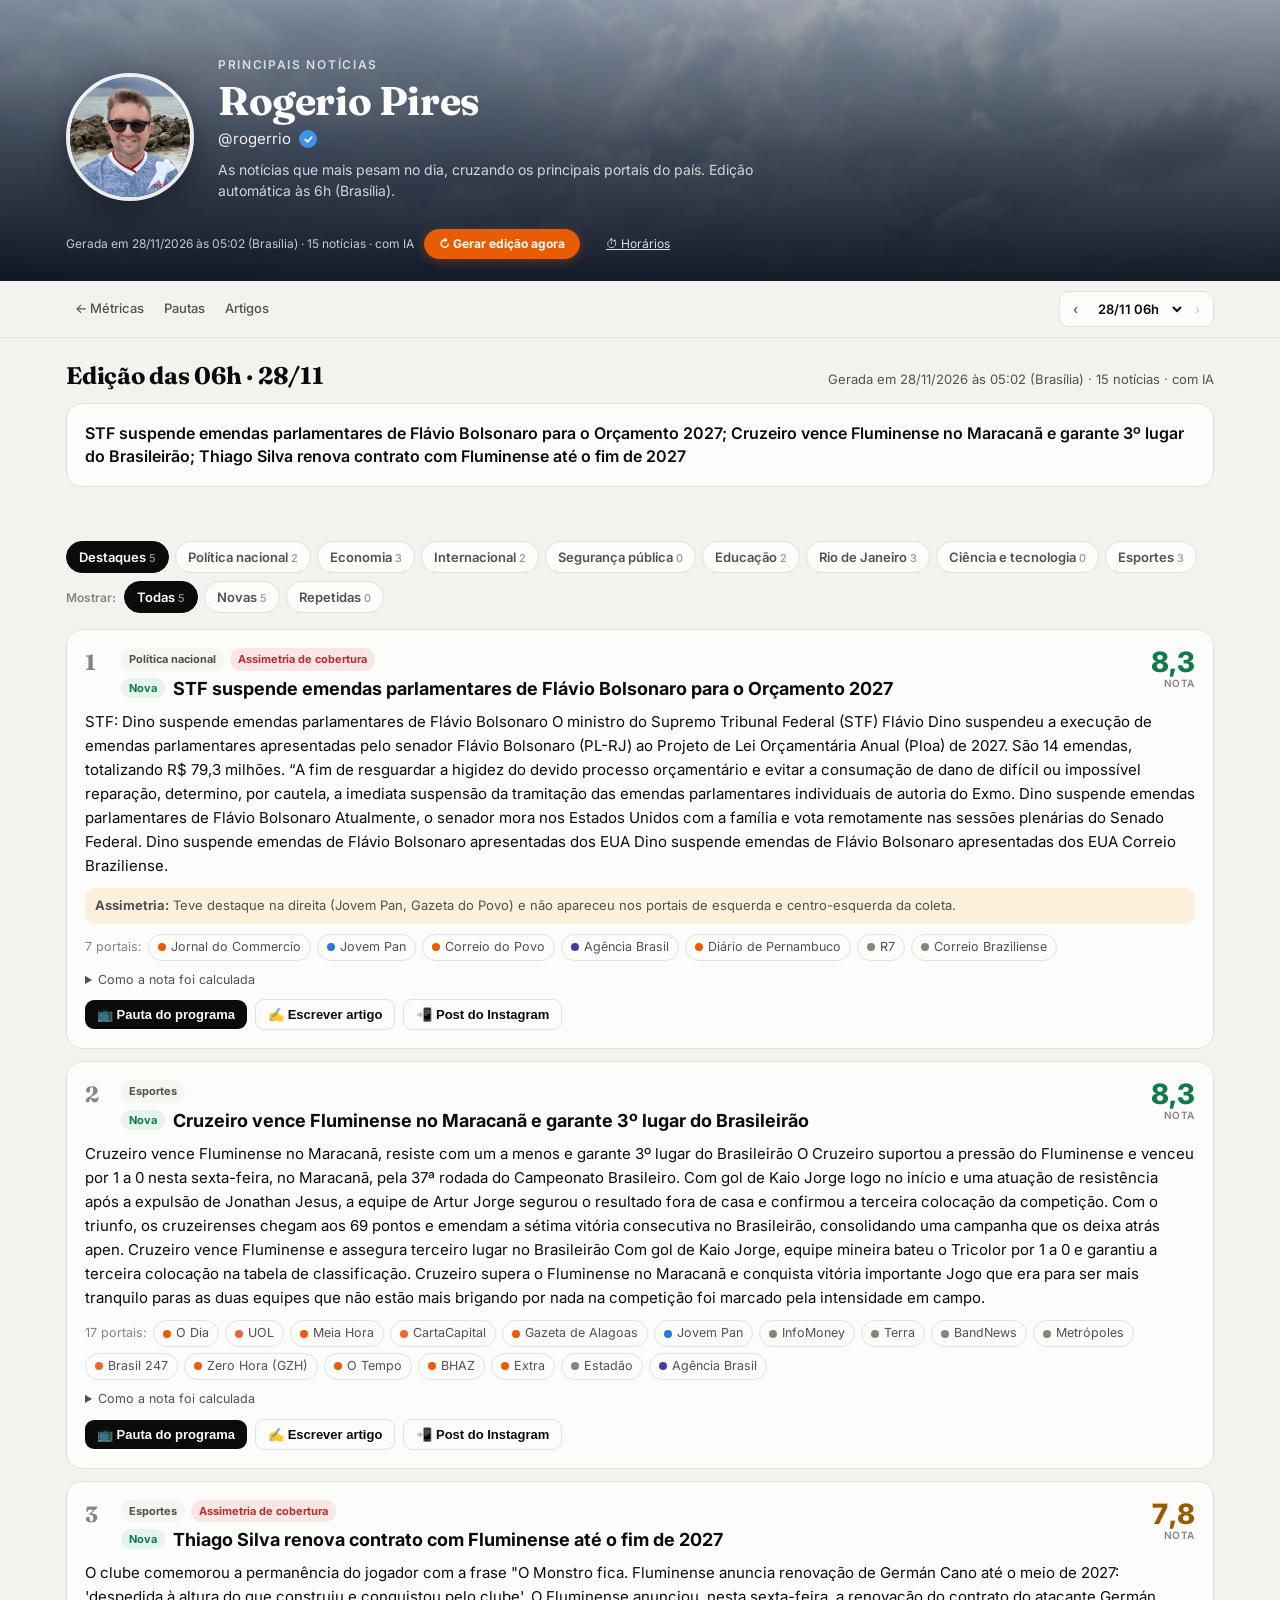
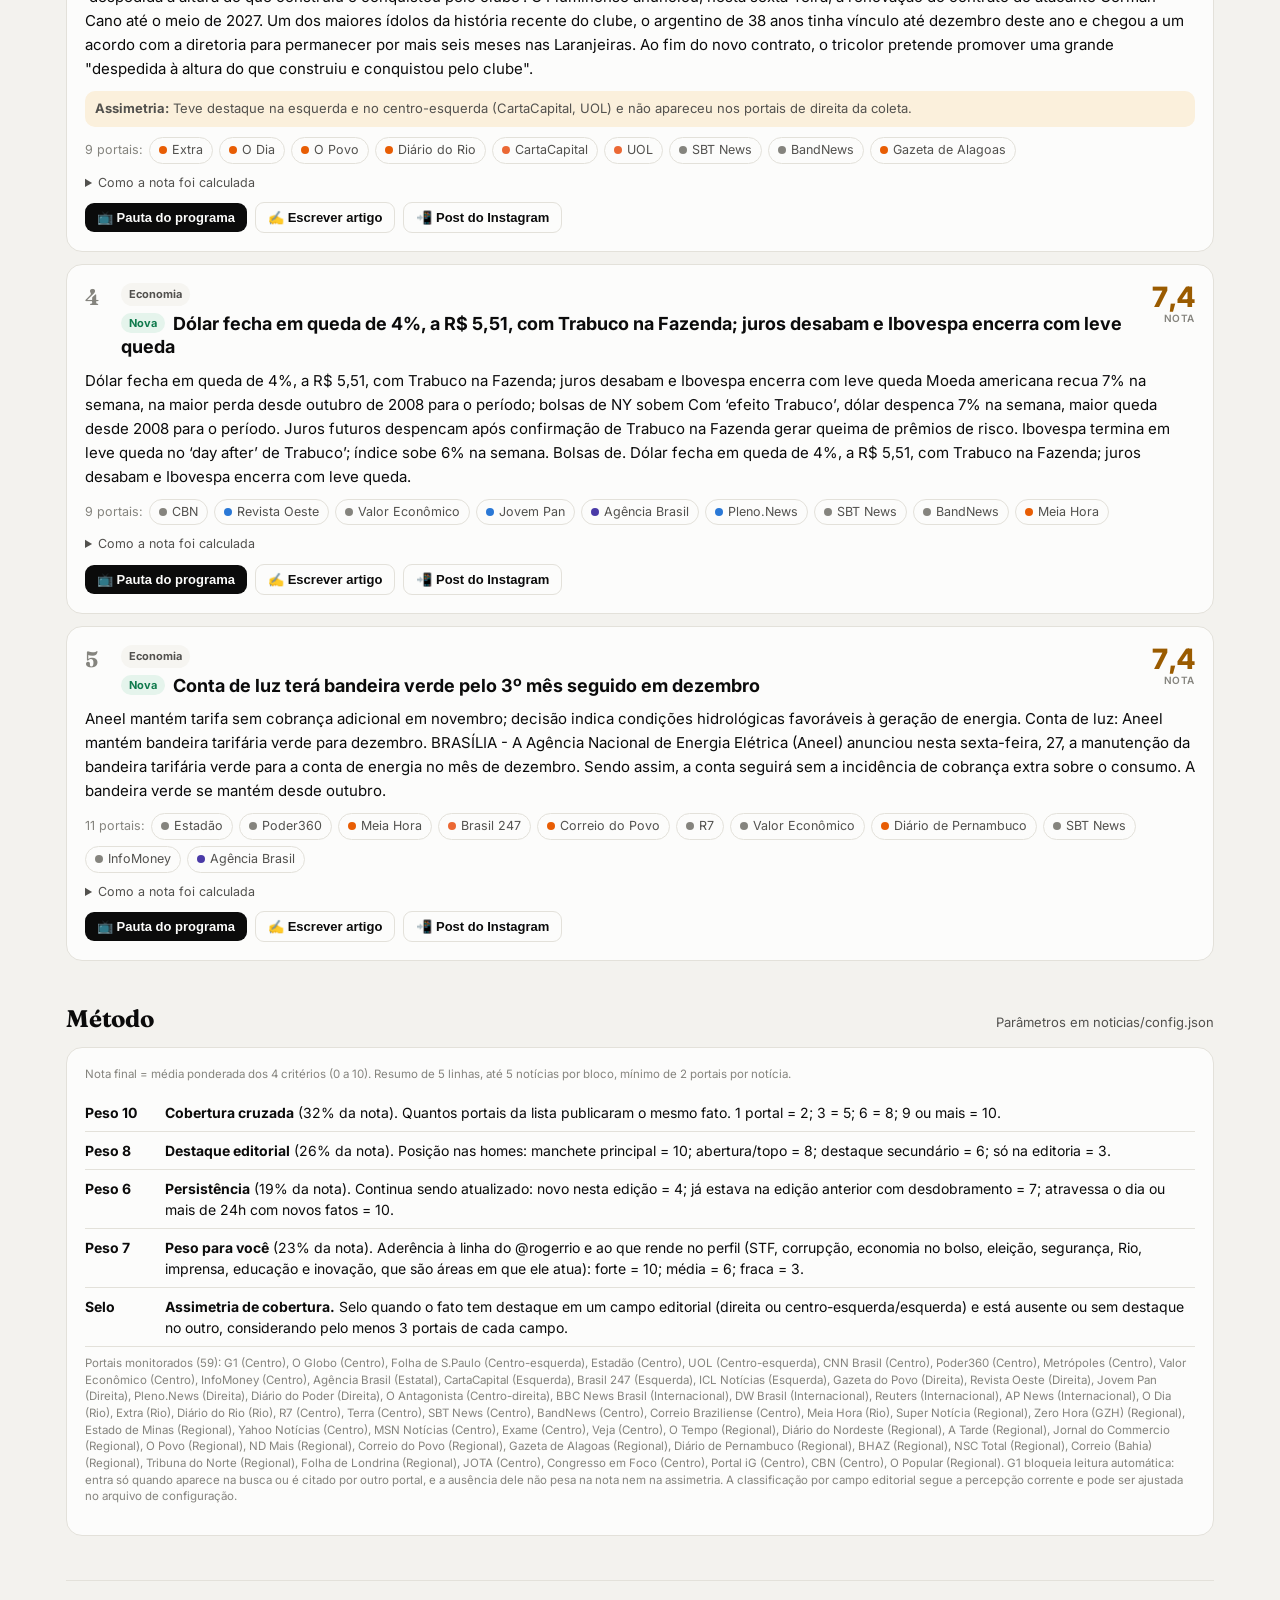
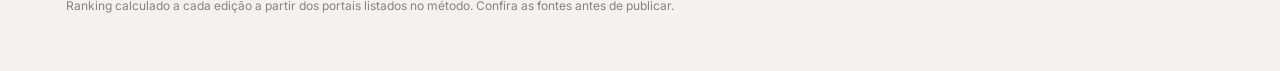
<file: noticias.html>
<!doctype html>
<html lang="pt-BR">
<head>
<meta charset="utf-8">
<meta name="viewport" content="width=device-width, initial-scale=1">
<link rel="icon" type="image/png" sizes="32x32" href="icon-32.png">
<link rel="apple-touch-icon" href="apple-touch-icon.png">
<link rel="manifest" href="manifest.json">
<meta name="theme-color" content="#111110">
<meta name="apple-mobile-web-app-title" content="@rogerrio">
<title>Notícias @rogerrio</title>
<meta name="robots" content="noindex">
<link rel="preconnect" href="https://fonts.googleapis.com">
<link href="https://fonts.googleapis.com/css2?family=Inter:wght@400;500;600;700;800&family=Fraunces:opsz,wght@9..144,600;9..144,700&display=swap" rel="stylesheet">
<style>
:root{
  color-scheme:light;
  --bg:#f3f2ee; --surface:#fcfcfb; --surface-2:#f6f5f1; --border:#e3e1da;
  --text:#0b0b0b; --text-2:#52514e; --muted:#85847e; --grid:#ebe9e3;
  --s1:#2a78d6; --s2:#eb6834; --s3:#1baf7a; --s4:#4a3aa7; --s5:#e85d04;
  --good:#0f7a4c; --good-bg:#e5f4ec; --warn:#9a5b00; --warn-bg:#fbf0dc; --bad:#b4302f; --bad-bg:#fbe6e5;
}
@media (prefers-color-scheme:dark){
  :root:not([data-theme="light"]){
    color-scheme:dark;
    --bg:#111110; --surface:#1a1a19; --surface-2:#222220; --border:#2f2f2c;
    --text:#ffffff; --text-2:#c3c2b7; --muted:#8f8e86; --grid:#2a2a27;
    --s1:#3987e5; --s2:#d95926; --s3:#199e70; --s4:#9085e9; --s5:#e85d04;
    --good:#4cc28a; --good-bg:#16291f; --warn:#e3a43c; --warn-bg:#2d2414; --bad:#ef7b7a; --bad-bg:#311a1a;
  }
}
:root[data-theme="dark"]{
  color-scheme:dark;
  --bg:#111110; --surface:#1a1a19; --surface-2:#222220; --border:#2f2f2c;
  --text:#ffffff; --text-2:#c3c2b7; --muted:#8f8e86; --grid:#2a2a27;
  --s1:#3987e5; --s2:#d95926; --s3:#199e70; --s4:#9085e9; --s5:#e85d04;
  --good:#4cc28a; --good-bg:#16291f; --warn:#e3a43c; --warn-bg:#2d2414; --bad:#ef7b7a; --bad-bg:#311a1a;
}
*{box-sizing:border-box}
html{scroll-behavior:smooth;scroll-padding-top:64px}
body{margin:0;background:var(--bg);color:var(--text);font:15px/1.5 Inter,system-ui,sans-serif;-webkit-font-smoothing:antialiased}
a{color:inherit}
.hero{position:relative;color:#fff;background:#111110 url(capa.jpg) center 40%/cover no-repeat;isolation:isolate}
.hero::before{content:"";position:absolute;inset:0;background:linear-gradient(180deg,rgba(8,16,30,.35) 0%,rgba(8,16,30,.72) 55%,rgba(8,16,30,.94) 100%);z-index:-1}
.hero-in{max-width:1180px;margin:0 auto;padding:56px 16px 28px;display:grid;grid-template-columns:auto 1fr auto;gap:24px;align-items:end}
.avatar-link{display:inline-block;border-radius:50%;line-height:0;flex-shrink:0;transition:transform .15s}.avatar-link:hover{transform:scale(1.04)}.avatar-link:focus-visible{outline:3px solid #fff;outline-offset:3px}
.avatar{width:128px;height:128px;border-radius:50%;object-fit:cover;border:4px solid rgba(255,255,255,.9);box-shadow:0 10px 30px rgba(0,0,0,.35)}
.who .eyebrow{font-size:12px;letter-spacing:.14em;text-transform:uppercase;opacity:.75;font-weight:600}
.who h1{font:700 40px/1.05 Fraunces,Georgia,serif;margin:6px 0 6px;letter-spacing:-.01em}
.who .handle{display:flex;align-items:center;gap:8px;font-size:15px;opacity:.92}
.badge{display:inline-flex;align-items:center;justify-content:center;width:18px;height:18px;border-radius:50%;background:#3b9cf6}
.badge svg{width:11px;height:11px}
.who .bio{font-size:14px;opacity:.78;margin-top:8px;max-width:560px}
.hero-stats{display:flex;gap:26px;text-align:right}
.hero-stats b{display:block;font-size:26px;font-weight:800;letter-spacing:-.02em;font-variant-numeric:tabular-nums}
.hero-stats span{font-size:12px;opacity:.75}
.hero-meta{max-width:1180px;margin:0 auto;padding:0 16px 22px;font-size:12px;display:flex;flex-wrap:wrap;gap:6px 10px;align-items:center}
.hero-meta #updated{opacity:.75}
.refresh{font:inherit;font-size:12px;font-weight:700;color:#fff;background:#e85d04;border:1px solid #e85d04;border-radius:999px;padding:5px 14px;cursor:pointer;box-shadow:0 2px 10px rgba(232,93,4,.35)}
.refresh:hover{background:#f06d1a;border-color:#f06d1a}
.refresh:disabled{color:rgba(255,255,255,.55);background:transparent;border:1px dashed rgba(255,255,255,.35);box-shadow:none;cursor:wait}
#refresh-st{opacity:.9}
nav{position:sticky;top:0;z-index:20;background:color-mix(in srgb,var(--bg) 88%,transparent);backdrop-filter:blur(10px);-webkit-backdrop-filter:blur(10px);border-bottom:1px solid var(--border)}
.nav-in{max-width:1180px;margin:0 auto;padding:10px 16px;display:flex;gap:10px 14px;align-items:center;justify-content:space-between;flex-wrap:wrap}
.tabs{display:flex;gap:2px;overflow-x:auto;scrollbar-width:none;max-width:100%}
.tabs a{white-space:nowrap;text-decoration:none;font-size:13px;font-weight:500;color:var(--text-2);padding:6px 9px;border-radius:8px}
.tabs a:hover{background:var(--surface);color:var(--text)}
.filters{display:flex;gap:8px;flex-wrap:wrap}
.seg{display:inline-flex;background:var(--surface);border:1px solid var(--border);border-radius:10px;padding:3px}
.seg button{border:0;background:transparent;color:var(--text-2);font:500 13px Inter,sans-serif;padding:5px 10px;border-radius:7px;cursor:pointer}
.seg button[aria-pressed="true"]{background:var(--text);color:var(--surface)}
.wrap{max-width:1180px;margin:0 auto;padding:24px 16px 56px}
section.block{margin-bottom:44px}
.sec-h{display:flex;align-items:baseline;justify-content:space-between;gap:12px;margin:0 0 14px;flex-wrap:wrap}
.sec-h h2{font:700 24px/1.15 Fraunces,Georgia,serif;margin:0;letter-spacing:-.01em}
.sec-h p{margin:0;color:var(--text-2);font-size:13px}
.kpis{display:grid;grid-template-columns:repeat(4,1fr);gap:12px;margin-bottom:12px}
.card{background:var(--surface);border:1px solid var(--border);border-radius:16px;padding:18px;min-width:0}
.kpi .label{font-size:12.5px;color:var(--text-2);font-weight:600}
.kpi .val{font-size:28px;font-weight:800;letter-spacing:-.02em;margin-top:2px;font-variant-numeric:tabular-nums}
.kpi .note{font-size:12px;color:var(--muted);margin-top:4px;line-height:1.4}
.g2{display:grid;grid-template-columns:1.4fr 1fr;gap:12px;margin-bottom:12px}
.g2e{display:grid;grid-template-columns:1fr 1fr;gap:12px;margin-bottom:12px}
.g3{display:grid;grid-template-columns:repeat(3,1fr);gap:12px;margin-bottom:12px}
.card h3{font-size:15px;margin:0 0 2px;font-weight:650}
.card .desc{font-size:12.5px;color:var(--text-2);margin:0 0 10px}
.head{display:flex;justify-content:space-between;align-items:flex-start;gap:8px;flex-wrap:wrap}
.per{display:inline-flex;align-items:center;gap:4px;font-size:11px;font-weight:600;color:var(--text-2);background:var(--surface-2);border:1px solid var(--border);padding:2px 8px;border-radius:999px;white-space:nowrap}
.per.diff{color:var(--warn);background:var(--warn-bg);border-color:transparent}
.per.diff::before{content:"!";font-weight:800}
.def{font-size:11.5px;color:var(--muted);margin-top:8px;line-height:1.45}
.def b{color:var(--text-2);font-weight:600}
.delta{font-size:12px;font-weight:700;margin-top:4px;font-variant-numeric:tabular-nums}
.delta.up{color:var(--good)} .delta.down{color:var(--bad)} .delta.na{color:var(--muted);font-weight:500}
.legend{display:flex;gap:12px;flex-wrap:wrap;font-size:12px;color:var(--text-2);margin:2px 0 8px}
.legend i{display:inline-block;width:10px;height:10px;border-radius:3px;margin-right:5px;vertical-align:-1px}
.legend i.ln{height:3px;border-radius:2px;vertical-align:3px;width:14px}
.legend i.dash{height:0;border-top:2px dashed var(--muted);background:none!important;vertical-align:3px;width:14px;border-radius:0}
svg{display:block;width:100%;height:auto;overflow:visible}
svg text{font:11px Inter,sans-serif;fill:var(--muted)}
.tip{position:fixed;pointer-events:none;background:var(--text);color:var(--surface);font-size:12px;padding:8px 10px;border-radius:8px;opacity:0;transition:opacity .1s;z-index:50;max-width:290px;line-height:1.45}
.callout{font-size:13px;color:var(--text-2);border-top:1px solid var(--border);padding-top:10px;margin-top:10px}
.callout b{color:var(--text)}
.empty{font-size:13px;color:var(--muted);border:1px dashed var(--border);border-radius:12px;padding:18px;text-align:center}
.warnline{font-size:12px;color:var(--warn);margin-top:6px}
.pick{margin-top:10px;padding:12px;border:1px dashed var(--border);border-radius:12px;font-size:13px;color:var(--text-2)}
.pick.on{border-style:solid;background:var(--surface-2);color:var(--text)}
.btn{display:inline-block;margin-top:8px;background:var(--text);color:var(--surface);text-decoration:none;font-weight:600;padding:7px 12px;border-radius:9px;border:0;font-size:13px;cursor:pointer}
.btn.ghost{background:var(--surface);color:var(--text);border:1px solid var(--border)}
.split{display:flex;height:14px;border-radius:5px;overflow:hidden;gap:2px;margin:12px 0 8px}
.today{display:grid;grid-template-columns:repeat(5,1fr);gap:12px;margin-bottom:12px}
/* funnel */
.funnel{display:flex;flex-direction:column;gap:6px}
.fstep{display:grid;grid-template-columns:150px 1fr 110px;gap:10px;align-items:center;font-size:13px}
.fstep .bar{height:26px;border-radius:6px;background:var(--s1);min-width:3px}
.fstep.na .bar{background:repeating-linear-gradient(45deg,var(--grid),var(--grid) 6px,transparent 6px,transparent 12px);border:1px dashed var(--border)}
.fstep b{font-variant-numeric:tabular-nums}
.frate{font-size:12px;color:var(--text-2);padding-left:160px}
.frate b{color:var(--text)}
/* calendar */
.cal{display:grid;grid-template-columns:28px repeat(7,1fr);gap:4px;font-size:11px}
.cal .dh{color:var(--muted);text-align:center;font-weight:600}
.cal .wk{color:var(--muted);font-size:10px;display:flex;align-items:center}
.cell{min-height:44px;border-radius:8px;background:var(--surface-2);border:1px solid var(--border);padding:4px;display:flex;flex-direction:column;justify-content:space-between;cursor:pointer;position:relative}
.cell.out{opacity:.35;cursor:default}
.cell .dn{font-size:10px;color:var(--muted)}
.cell .dots{display:flex;flex-wrap:wrap;gap:2px}
.cell .dots i{width:7px;height:7px;border-radius:2px}
.cell.sel{outline:2px solid var(--text)}
/* tables */
table.t{width:100%;border-collapse:collapse;font-size:13px;font-variant-numeric:tabular-nums}
.t th,.t td{padding:9px 8px;border-bottom:1px solid var(--border);text-align:right;white-space:nowrap}
.t th.l,.t td.l{text-align:left}
.t td.w{white-space:normal;min-width:200px}
.t th{font-size:11px;color:var(--text-2);text-transform:uppercase;letter-spacing:.04em;font-weight:600}
.t.sort th{cursor:pointer;user-select:none}
.t th.on{color:var(--text)}
.t td a{color:var(--text);text-decoration:none;border-bottom:1px solid var(--border)}
.small-n{color:var(--muted)}
.tag{display:inline-block;font-size:11px;font-weight:600;padding:2px 7px;border-radius:6px;border:1px solid var(--border);color:var(--text-2);margin-right:4px;white-space:nowrap}
.tag i{display:inline-block;width:7px;height:7px;border-radius:2px;margin-right:5px}
.tablewrap{overflow-x:auto}
.toolbar{display:flex;gap:8px;flex-wrap:wrap;margin-bottom:12px;align-items:center}
.toolbar input,.toolbar select{font:13px Inter,sans-serif;padding:7px 10px;border-radius:9px;border:1px solid var(--border);background:var(--surface);color:var(--text)}
.toolbar input{flex:1;min-width:160px}
.more{margin-top:12px;text-align:center}
/* analysis */
.ins-grid{display:grid;grid-template-columns:repeat(2,1fr);gap:12px}
.ins{background:var(--surface);border:1px solid var(--border);border-radius:16px;padding:18px;display:flex;flex-direction:column;gap:10px}
.ins-top{display:flex;justify-content:space-between;align-items:flex-start;gap:10px}
.ins h3{margin:0;font-size:16px;font-weight:700}
.pill{font-size:11px;font-weight:700;padding:3px 8px;border-radius:999px;white-space:nowrap}
.pill.good{background:var(--good-bg);color:var(--good)} .pill.warn{background:var(--warn-bg);color:var(--warn)} .pill.bad{background:var(--bad-bg);color:var(--bad)} .pill.neutral{background:var(--surface-2);color:var(--text-2)}
.ins .diag{font-size:14px;color:var(--text-2);margin:0}
.ins .diag b{color:var(--text)}
.ins ol{margin:0;padding-left:20px;font-size:14px}
.ins li{margin:5px 0}
.metric-row{display:flex;gap:16px;flex-wrap:wrap;font-size:12px;color:var(--muted)}
.metric-row b{display:block;font-size:20px;color:var(--text);font-weight:800;font-variant-numeric:tabular-nums}
.plan{display:grid;grid-template-columns:repeat(7,1fr);gap:8px}
.day{background:var(--surface);border:1px solid var(--border);border-radius:14px;padding:12px;font-size:13px}
.day h4{margin:0 0 8px;font-size:12px;text-transform:uppercase;letter-spacing:.06em;color:var(--text-2)}
.slot{border-left:3px solid var(--s1);padding:2px 0 2px 8px;margin:6px 0;line-height:1.35}
.slot small{display:block;color:var(--muted);font-size:11px}
.slot.r{border-color:var(--s2)} .slot.c{border-color:var(--s4)} .slot.s{border-color:var(--s3)}
.limits{display:grid;grid-template-columns:repeat(2,1fr);gap:8px 20px;font-size:13px}
.limits div{padding:8px 0;border-bottom:1px solid var(--border)}
.limits b{display:block}
.limits span{color:var(--text-2);font-size:12.5px}
.sources{font-size:12.5px;color:var(--text-2);margin-top:14px}
.sources a{text-decoration:none;border-bottom:1px dotted var(--muted)}
footer{color:var(--muted);font-size:12px;border-top:1px solid var(--border);padding-top:16px}
@media (max-width:900px){
  .hero-in{grid-template-columns:auto 1fr;padding-top:40px}
  .hero-stats{grid-column:1/-1;justify-content:flex-start;text-align:left}
  .kpis{grid-template-columns:repeat(2,1fr)}
  .today{grid-template-columns:repeat(2,1fr)}
  .g2,.g2e,.g3,.ins-grid,.limits{grid-template-columns:1fr}
  .plan{grid-template-columns:repeat(2,1fr)}
  .fstep{grid-template-columns:110px 1fr 84px}.frate{padding-left:0}
}
@media (max-width:520px){
  .avatar{width:84px;height:84px}
  .who h1{font-size:28px}
  .hero-stats{gap:18px}.hero-stats b{font-size:20px}
  .kpi .val{font-size:22px}
  .cell{min-height:36px}
}

.seg select{border:0;background:transparent;color:var(--text);font:600 13px Inter,sans-serif;padding:5px 6px}
.seg button:disabled{opacity:.3;cursor:default}
.opts{display:grid;grid-template-columns:1fr 1fr;gap:12px}
.opt,.hot{background:var(--surface);border:1px solid var(--border);border-radius:16px;padding:18px;display:flex;flex-direction:column;gap:10px;min-width:0}
.hot{border-left:4px solid var(--bad);margin-bottom:12px}
.opt-h{display:flex;align-items:center;gap:10px;flex-wrap:wrap}
.opt-h h3{margin:0;font-size:17px;font-weight:700;line-height:1.3}
.opt-n{font-size:11px;font-weight:800;letter-spacing:.08em;text-transform:uppercase;color:var(--muted)}
.pills{display:flex;gap:6px;flex-wrap:wrap}
.fact{margin:0;font-size:14.5px;line-height:1.5}
.src{font-size:12.5px;color:var(--text-2)}.src a{color:var(--text-2);text-decoration:none;border-bottom:1px dotted var(--muted)}
.blk{background:var(--surface-2);border:1px solid var(--border);border-radius:12px;padding:10px 12px}
.blk-h{display:flex;justify-content:space-between;align-items:center;gap:8px;font-size:11px;font-weight:700;text-transform:uppercase;letter-spacing:.06em;color:var(--text-2);margin-bottom:6px}
.blk p,.blk ul,.blk ol{margin:0;font-size:14px;line-height:1.5}.blk ul,.blk ol{padding-left:18px}
.blk pre{margin:0;white-space:pre-wrap;font:14px/1.55 Inter,sans-serif;color:var(--text)}
.copy{border:1px solid var(--border);background:var(--surface);color:var(--text);font:600 12px Inter,sans-serif;padding:4px 10px;border-radius:8px;cursor:pointer;white-space:nowrap}
.copy:hover{border-color:var(--text-2)}
.hook{display:grid;grid-template-columns:22px 1fr auto;gap:8px;align-items:start;font-size:14px;padding:6px 0;border-top:1px solid var(--border)}
.hook:first-of-type{border-top:0}.hook b{color:var(--s2)}
.note{font-size:13px;color:var(--text-2);padding:8px 10px;border-radius:10px;background:var(--warn-bg)}
.note.tl{background:var(--good-bg)}
.ag{display:grid;grid-template-columns:70px 1fr;gap:10px;padding:8px 0;border-bottom:1px solid var(--border);font-size:14px}.ag:last-child{border:0}
.ag a{color:var(--text-2);font-size:12.5px}
.time{display:inline-block;background:var(--text);color:var(--surface);border-radius:8px;padding:0 8px;margin-right:6px}
.dot{display:inline-block;width:10px;height:10px;border-radius:3px;margin-right:6px;vertical-align:-1px}
.slot-sec{margin-bottom:36px}
.toast{position:fixed;left:50%;bottom:24px;transform:translateX(-50%) translateY(20px);background:var(--text);color:var(--surface);padding:8px 14px;border-radius:10px;font-size:13px;font-weight:600;opacity:0;transition:.2s;pointer-events:none;z-index:60}
.toast.on{opacity:1;transform:translateX(-50%)}
@media (max-width:900px){.opts{grid-template-columns:1fr}}

.segbar{display:flex;gap:6px;flex-wrap:wrap;margin-top:14px}
.segbar button{border:1px solid var(--border);background:var(--surface);color:var(--text-2);font:600 13px Inter,sans-serif;padding:7px 12px;border-radius:999px;cursor:pointer}
.segbar button.on{background:var(--text);color:var(--surface);border-color:var(--text)}
.segbar small{opacity:.6;font-weight:500}
/* filtros congelados no topo ao rolar */
.fbar{position:sticky;top:var(--navh,58px);z-index:15;background:var(--bg);padding:2px 0 10px;margin-bottom:6px}
.fbar.stuck{border-bottom:1px solid var(--border);box-shadow:0 8px 14px -12px rgba(0,0,0,.45)}
.fbar .segbar{margin-top:8px}
.segbar .sh{display:none}
@media (max-width:760px){
  #segbar{display:grid;grid-template-columns:repeat(3,minmax(0,1fr));gap:6px}
  #segbar button{padding:7px 4px;font-size:12.5px;text-align:center;white-space:nowrap;overflow:hidden;text-overflow:ellipsis}
  #segbar .ln{display:none}#segbar .sh{display:inline}
  #novbar{flex-wrap:nowrap;gap:6px}#novbar button{padding:6px 10px;font-size:12.5px}#novbar .lbl{font-size:12px}}
.xtr{margin-top:14px}.xtr>summary{cursor:pointer;font:700 14px Inter,sans-serif;padding:4px 0;list-style:none}.xtr>summary::-webkit-details-marker{display:none}
.xtr>summary:before{content:"▸ ";color:var(--muted)}.xtr[open]>summary:before{content:"▾ "}
.xt{border-top:1px solid var(--border);padding:12px 0}.xt:first-of-type{border-top:0}
.xt-h{display:flex;gap:8px;align-items:center;flex-wrap:wrap}.xt-h a{font-weight:700;font-size:15px;color:var(--text);text-decoration:none}
.xt p{margin:6px 0;font-size:14px;line-height:1.45}
.xl{display:flex;gap:14px;flex-wrap:wrap}.xl a{font:600 13px Inter,sans-serif;color:var(--s1);text-decoration:none}.xt .uso{color:var(--text-2)}
.pill.info{background:color-mix(in srgb,var(--s1) 14%,transparent);color:var(--s1)}
h3 .pill.nov{display:inline-block;vertical-align:3px;margin-right:8px;cursor:help}
.novbar{margin-top:8px}.novbar .lbl{font:600 12px Inter,sans-serif;color:var(--muted);align-self:center;margin-right:2px}
.news{background:var(--surface);border:1px solid var(--border);border-radius:16px;padding:18px;margin-bottom:12px;display:flex;flex-direction:column;gap:10px}
.news-h{display:flex;gap:14px;align-items:flex-start}
.news h3{margin:6px 0 0;font-size:18px;line-height:1.3}
.rank{font:700 22px Fraunces,Georgia,serif;color:var(--muted);min-width:22px}
.score{font-size:28px;font-weight:800;text-align:right;line-height:1;font-variant-numeric:tabular-nums}
.score small{display:block;font-size:10px;font-weight:600;color:var(--muted);text-transform:uppercase;letter-spacing:.06em;margin-top:2px}
.sum{margin:0;font-size:15px;line-height:1.6}
.outs{display:flex;flex-wrap:wrap;gap:6px;align-items:center;font-size:12.5px}
.out{display:inline-flex;align-items:center;gap:5px;border:1px solid var(--border);border-radius:999px;padding:3px 9px;text-decoration:none;color:var(--text-2)}
.out i{width:8px;height:8px;border-radius:50%}
details summary{cursor:pointer;font-size:12.5px;color:var(--text-2)}
.crits{display:grid;gap:6px;margin-top:8px}
.crit{display:grid;grid-template-columns:190px 1fr 26px;gap:10px;align-items:center;font-size:12.5px}
.crit small{color:var(--muted)}
.cbar{height:8px;background:var(--grid);border-radius:4px;overflow:hidden}.cbar i{display:block;height:100%;background:var(--s1)}
.acts{display:flex;gap:8px;flex-wrap:wrap;align-items:center}
.acts .btn{margin:0}
@media (max-width:600px){.crit{grid-template-columns:1fr 26px}.crit .cbar{grid-column:1/-1;order:3}}
</style>
</head>
<body>

<header class="hero">
  <div class="hero-in">
    <a class="avatar-link" href="index.html" title="Página inicial" aria-label="Ir para a página inicial"><img class="avatar" src="rogerio.jpg" alt="Foto de Rogerio Pires"></a>
    <div class="who">
      <div class="eyebrow">Principais notícias</div>
      <h1>Rogerio Pires</h1>
      <div class="handle">@rogerrio <span class="badge" title="Conta verificada"><svg viewBox="0 0 24 24" fill="none" stroke="#fff" stroke-width="4" stroke-linecap="round" stroke-linejoin="round"><path d="M5 12l5 5 9-10"/></svg></span></div>
      <div class="bio">As notícias que mais pesam no dia, cruzando os principais portais do país. Edição automática às 6h (Brasília).</div>
    </div>
  </div>
  <div class="hero-meta"><span id="updated">Carregando…</span> <button class="refresh" id="refresh" type="button">↻ Gerar edição agora</button> <span id="refresh-st" role="status"></span> <a href="agenda.html" style="color:#fff;opacity:.85;margin-left:6px">⏱ Horários</a></div>
</header>

<nav>
  <div class="nav-in">
    <div class="tabs" id="segtabs"><a href="index.html">← Métricas</a><a href="pautas-nova.html">Pautas</a><a href="artigos.html">Artigos</a></div>
    <div class="filters">
      <div class="seg"><button id="prev" aria-label="Edição anterior">‹</button><select id="ed" aria-label="Escolher edição"></select><button id="next" aria-label="Próxima edição">›</button></div>
    </div>
  </div>
</nav>

<main class="wrap">
  <section class="block">
    <div class="sec-h"><h2 id="ed-title">Notícias</h2><p id="ed-sub"></p></div>
    <div class="card" id="headline"></div>
    <details class="card xtr" id="xtr" open hidden></details>
  </section>
  <div class="fbar" id="fbar"><div class="segbar" id="segbar"></div><div class="segbar novbar" id="novbar"></div></div>
  <section class="block" id="list"></section>
  <section class="block" id="method"></section>
  <footer>Ranking calculado a cada edição a partir dos portais listados no método. Confira as fontes antes de publicar.</footer>
</main>
<div class="toast" id="toast"></div>

<script src="painel.js"></script>
<script src="novidade.js?v=1"></script>
<script>
const $=s=>document.querySelector(s);
const esc=s=>String(s??"").replace(/[&<>"]/g,c=>({"&":"&amp;","<":"&lt;",">":"&gt;",'"':"&quot;"}[c]));
const REPO="rogeriotpires-spec/instagram-dashboard";
const CAMP={direita:["Direita","var(--s1)"],"centro-direita":["Centro-direita","var(--s1)"],centro:["Centro","var(--muted)"],"centro-esquerda":["Centro-esquerda","var(--s2)"],esquerda:["Esquerda","var(--s2)"],estatal:["Estatal","var(--s4)"],internacional:["Internacional","var(--s3)"],rio:["Rio","var(--s5)"],regional:["Regional","var(--s5)"]};
const POS={manchete:"manchete",topo:"topo",secundario:"secundário","secundário":"secundário",editoria:"editoria"};
let CFG,EDS=[],CUR,ED,SEG="top",DONE={},BODIES={},NV={},NF="all";
/* O que já está, ou está entrando, na pauta do programa (para não enviar duas vezes) */
let PITENS=[],PFILA=[];
const PDIAS=7; /* confere as pautas dos últimos 7 dias */
const PSTOP=new Set("para pelo pela pelos pelas com sem sobre entre apos depois antes ainda como mais menos muito muita esta este esse essa isso isto aquele aquela seus suas dele dela deles delas quem qual quais onde quando porque pois tambem sera serao foram sido fazer faz feito diz dizem afirma afirmou disse dizer segundo nesta neste nessa desse dessa desta deste numa uma uns umas outro outra outros outras todo toda todos todas ano anos dia dias hoje ontem amanha governo brasil brasileiro brasileira contra mesmo apenas quer pode podem deve devem novo nova novos novas".split(" "));
const pnorm=s=>String(s||"").toLowerCase().normalize("NFD").replace(/[̀-ͯ]/g,"").replace(/[^a-z0-9 ]/g," ");
const ptoks=s=>new Set(pnorm(s).split(/\s+/).filter(w=>w.length>3&&!PSTOP.has(w)));
const pfrac=(a,b)=>{if(!a.size)return 0;let n=0;a.forEach(w=>{if(b.has(w))n++});return n/a.size};
const progKey=it=>it.segment==="x"?"Assunto em alta no X: "+it.title:it.title;
const PEND="prog_pend",PEND_MIN=45; /* envio feito neste aparelho, ainda não visível no GitHub */
function pendGet(){try{const o=JSON.parse(localStorage.getItem(PEND)||"{}"),t=Date.now();for(const k in o)if(t-o[k].t>PEND_MIN*6e4)delete o[k];return o}catch(e){return{}}}
function pendSet(k,d){try{const o=pendGet();o[k]={d,t:Date.now()};localStorage.setItem(PEND,JSON.stringify(o))}catch(e){}}
function progMatch(it){
  const k=progKey(it);
  const ex=PITENS.find(p=>p.pedido.includes(k));if(ex)return{k:"in",d:ex.d};
  const f=PFILA.find(p=>p.pedido.includes(k));if(f)return{k:"fila",d:f.d};
  const pd=pendGet()[k];if(pd)return{k:"fila",d:pd.d};
  const a=ptoks(it.title),u=ptoks(it.summary);let best=null;
  PITENS.forEach(p=>{const t=pfrac(a,p.tk),v=pfrac(u,p.tk);if(t>=.65&&v>=.2&&(!best||t+v>best.v))best={k:"sim",d:p.d,titulo:p.titulo,v:t+v}});
  return best;
}
function progPill(m){if(!m)return"";
  if(m.k==="in")return`<a class="pill good" href="pautas-nova.html#programa/${m.d}" style="text-decoration:none">Na pauta do programa · ${dBR(m.d)} ✓</a>`;
  if(m.k==="fila")return`<span class="pill warn">Enviado · entrando na pauta de ${dBR(m.d)}</span>`;
  return`<a class="pill warn" href="pautas-nova.html#programa/${m.d}" style="text-decoration:none">Assunto parecido na pauta de ${dBR(m.d)}</a>`}
function progNote(m){return m&&m.k==="sim"?`<div class="note"><b>Já na pauta de ${dBR(m.d)}:</b> ${esc(m.titulo)}. Confira antes de enviar.</div>`:""}
function progBtn(it,m,link){const d=progDay();
  if(m&&m.k==="in")return`<a class="btn ghost" href="pautas-nova.html#programa/${m.d}">Ver na pauta do programa</a>`;
  if(m&&m.k==="fila")return`<button class="btn ghost" type="button" disabled title="O pedido já foi feito; entra na pauta em 3 a 10 minutos">Enviado ✓ entrando na pauta</button>`;
  const lab=m&&m.k==="sim"?"📺 Enviar mesmo assim":"📺 Pauta do programa";
  if(Painel.API)return`<button class="btn" type="button" data-prog="${esc(it.id)}" title="Entra como primeiro item da pauta do programa de ${dBR(d)}">${lab}</button>`;
  return link?`<a class="btn" href="${link}" target="_blank" rel="noopener">${lab}</a>`:""}
/* Carrega as pautas recentes e os pedidos ainda na fila (issues abertas) */
async function loadProg(){
  const ix=await fetch("programa/index.json?"+Date.now()).then(r=>r.json()).catch(()=>({days:[]}));
  const P=[];await Promise.all((ix.days||[]).sort().slice(-PDIAS).map(d=>fetch(`programa/${d}.json?`+Date.now()).then(r=>r.json()).then(p=>(p.itens||[]).forEach(x=>P.push({d,titulo:x.titulo||"",pedido:String(x.pedido||""),tk:ptoks([x.titulo,x.subtitulo,x.resumo,x.pedido].join(" "))}))).catch(()=>{})));
  PITENS=P;
  const iss=await fetch(`https://api.github.com/repos/${REPO}/issues?state=open&per_page=50`,{cache:"no-store"}).then(r=>r.ok?r.json():[]).catch(()=>[]);
  PFILA=(Array.isArray(iss)?iss:[]).filter(i=>String(i.title).startsWith("[Pauta avulsa]")).map(i=>{const b=String(i.body||""),d=(b.match(/Data da pauta: (\d{4}-\d{2}-\d{2})/)||[])[1]||progDay(),pe=(b.match(/Pedido: ([\s\S]*?)\nObserva/)||[])[1]||"";return{d,pedido:pe}});
  if(ED){renderX();render()}
}
/* Enquanto houver pedido na fila, confere de novo a cada 2 minutos */
setInterval(()=>{if(document.visibilityState==="visible"&&(PFILA.length||Object.keys(pendGet()).length))loadProg()},12e4);
/* dia da pauta do programa que recebe o item: hoje até 14h; depois, o próximo dia útil */
function progDay(){const n=new Date(Date.now()-3*36e5);let d=new Date(Date.UTC(n.getUTCFullYear(),n.getUTCMonth(),n.getUTCDate()));
  if(n.getUTCHours()>=14)d.setUTCDate(d.getUTCDate()+1);while([0,6].includes(d.getUTCDay()))d.setUTCDate(d.getUTCDate()+1);return d.toISOString().slice(0,10)}
const dBR=s=>s.slice(8,10)+"/"+s.slice(5,7);
/* Artigo da Revista Timeline a partir da notícia: mesmo fluxo do "Rende artigo na Timeline" das pautas */
let ARTS=new Set();
const slugify=t=>String(t||"").normalize("NFD").replace(/[\u0300-\u036f]/g,"").toLowerCase().replace(/[^a-z0-9]+/g,"-").replace(/^-|-$/g,"").slice(0,60).replace(/-$/,"");
const artIdOf=it=>`${ED.id.slice(0,10)}-${slugify(it.title)||"artigo"}`;
function artReq(it){
  const angle=[it.asymmetry&&it.asymmetry.flag?"Assimetria de cobertura: "+(it.asymmetry.note||""):"",it.desdobramento?"Desdobramento: "+it.desdobramento:"",it.segment==="x"?"Assunto em alta no X.":""].filter(Boolean).join(" ");
  return{id:artIdOf(it),origem:{rotulo:`Notícias de ${label(ED.id)}`,dia:ED.id.slice(0,10)},
    pauta:{title:it.title,fact:String(it.summary||""),sources:(it.outlets||[]).filter(o=>o.url).map(o=>({name:o.name,url:o.url})),timeline:{rende:true,angle}}};
}
function artBtn(it){const id=artIdOf(it);
  if(ARTS.has(id))return`<a class="btn ghost" href="artigos.html#${id}" target="_blank" rel="noopener" title="Abrir o artigo já escrito">Ver artigo da Timeline ↗</a>`;
  return Painel.API?`<button class="btn ghost" type="button" data-art="${esc(it.id)}" title="Escreve um artigo de opinião para a Revista Timeline a partir desta notícia (3 a 7 minutos)">✍ Escrever artigo</button>`:""}
async function loadArts(){
  ARTS=new Set(await fetch("artigos/index.json?"+Date.now(),{cache:"no-store"}).then(r=>r.ok?r.json():{items:[]}).then(j=>(j.items||[]).map(i=>i.id)).catch(()=>[...ARTS]));
  if(ED){renderX();render()}
}
document.addEventListener("visibilitychange",()=>{if(document.visibilityState==="visible")loadArts()});
const progPedido=it=>((it.segment==="x"?"Assunto em alta no X: "+it.title+". "+(it.summary||""):it.title)+" "+(((it.outlets||[])[0]||{}).url||"")).trim().slice(0,1400);
const NV_JAN=9; /* compara com as 9 edições anteriores (3 dias) */
const label=id=>{const [y,m,d,h]=id.split("-");return`${d}/${m} ${h}`};
function seal(text,cls){return`<span class="pill ${cls}">${text}</span>`}
function scoreColor(v){return v>=8?"var(--good)":v>=6?"var(--warn)":"var(--muted)"}
function card(it,rank){
  const segL=(CFG.segments.find(s=>s.key===it.segment)||{}).label||it.segment;
  const crit=CFG.criteria.map(c=>{const v=it.scores?.[c.key];return`<div class="crit" title="${esc(c.how)}"><span>${esc(c.label)} <small>peso ${c.weight}</small></span><div class="cbar"><i style="width:${(v??0)*10}%"></i></div><b>${v??"–"}</b></div>`}).join("");
  const outs=(it.outlets||[]).map(o=>{const c=CAMP[o.camp]||[o.camp,"var(--muted)"];return`<a class="out" href="${esc(o.url)}" target="_blank" rel="noopener" title="${esc(c[0])}${o.position?" · "+esc(POS[o.position]||o.position):""}"><i style="background:${c[1]}"></i>${esc(o.name)}${o.position==="manchete"?" ★":""}</a>`}).join("");
  const done=DONE[it.title]||DONE[it.id];
  const body=`Pedido gerado pelo painel de Notícias.\n\nEdição: ${ED.id}\nItem: ${it.id}\nTítulo: ${it.title}\nBloco: ${segL}\n\nResumo:\n${it.summary}\n\nFontes:\n${(it.outlets||[]).map(o=>`- ${o.name}: ${o.url}`).join("\n")}\n\nFormato desejado (opcional, apague o que não quiser): imagem, reel, carrossel, stories\nObservação (opcional):\n`;
  BODIES[it.id]=body;
  const issue=`https://github.com/${REPO}/issues/new?title=${encodeURIComponent("[Virar pauta] "+it.title)}&body=${encodeURIComponent(body)}`;
  const pb=`Pedido de item avulso para a pauta do programa.\n\nData da pauta: ${progDay()}\nPedido: ${progPedido(it)}\nObservação: Veio da página de Notícias.\n`;
  const progIssue=`https://github.com/${REPO}/issues/new?title=${encodeURIComponent("[Pauta avulsa] "+progPedido(it).slice(0,90))}&body=${encodeURIComponent(pb)}`;
  const pm=progMatch(it);
  return`<article class="news" id="n-${esc(it.id)}">
    <div class="news-h"><span class="rank">${rank}</span><div style="flex:1;min-width:0"><div class="pills">${seal(esc(segL),"neutral")}${(ED.x_trends||[]).some(x=>x.item_id===it.id)?`<a class="pill info" href="#xtr" style="text-decoration:none" title="Assunto em alta no X agora">Em alta no X</a>`:""}${it.asymmetry?.flag?seal("Assimetria de cobertura","bad"):""}${progPill(pm)}${done?`<a class="pill good" href="pautas-nova.html#sob-demanda" style="text-decoration:none">No Instagram ✓</a>`:""}</div><h3>${novPill(it)}${esc(it.title)}</h3></div><div class="score" style="color:${scoreColor(it.score)}">${(it.score??0).toFixed(1).replace(".",",")}<small>nota</small></div></div>
    <p class="sum">${esc(it.summary)}</p>
    ${progNote(pm)}
    ${it.asymmetry?.flag?`<div class="note"><b>Assimetria:</b> ${esc(it.asymmetry.note||"")}</div>`:""}
    <div class="outs"><span class="small-n">${(it.outlets||[]).length} portais:</span>${outs}</div>
    <details><summary>Como a nota foi calculada</summary><div class="crits">${crit}</div></details>
    <div class="acts">${progBtn(it,pm,progIssue)}${artBtn(it)}${done?`<a class="btn ghost" href="pautas-nova.html#sob-demanda">Ver post do Instagram</a>`:(Painel.API?`<button class="btn ghost" type="button" data-pauta="${esc(it.id)}" title="Gera opções de post na aba Conteúdo do Instagram, seção Sob demanda">📲 Post do Instagram</button>`:`<a class="btn ghost" href="${issue}" target="_blank" rel="noopener">📲 Post do Instagram</a>`)}<span class="small-n pst"></span></div>
  </article>`;
}
function novPill(it){const n=NV[it.id];if(!n)return"";
  if(n.desd)return`<span class="pill info nov" title="${esc("Fato novo: "+n.desd)}">Desdobramento</span>`;
  return n.rep?`<span class="pill warn nov" title="Já apareceu hoje em: ${n.eds.map(label).join(", ")}">Repetida · ${n.eds.length+1}ª edição de hoje · desde ${n.eds[0].slice(-3)}</span>`
    :`<span class="pill good nov" title="Primeira vez no painel">Nova</span>`}
async function novidade(){
  NV={};const i=EDS.indexOf(ED.id),prev=EDS.slice(Math.max(0,i-NV_JAN),i).filter(e=>e.slice(0,10)===ED.id.slice(0,10)); /* repetida = só no mesmo dia */
  const old=await Promise.all(prev.map(e=>fetch(`noticias/${e}.json`).then(r=>r.json()).then(j=>({e,items:(j.items||[]).map(x=>({id:x.id,t:NOV.norm(x.title),s:NOV.norm(x.title+" "+String(x.summary||"").slice(0,300))}))})).catch(()=>({e,items:[]}))));
  (ED.items||[]).forEach(it=>{const t=NOV.norm(it.title),s=NOV.norm(it.title+" "+String(it.summary||"").slice(0,300));
    const eds=old.filter(o=>o.items.some(x=>x.id===it.id||NOV.sim(t,x.t)>=.5||NOV.sim(s,x.s)>=.5)).map(o=>o.e);
    NV[it.id]={rep:!it.desdobramento&&eds.length>0,eds,jan:prev.length,desd:it.desdobramento||null}});
}
const LEIT={"a favor da direita":"good","ataque à direita":"bad","neutro":"neutral"};
function xItem(x,i){return{id:"x:"+i,title:x.nome,summary:(x.sobre||"")+(x.uso?" Como usar: "+x.uso:""),outlets:[{name:"X (em alta)",url:x.url}],segment:"x"}}
function getItem(id){return (ED.items||[]).find(i=>i.id===id)||(ED.x_trends||[]).map(xItem).find(i=>i.id===id)}
function renderX(){
  const L=ED.x_trends||[],el=$("#xtr");if(!L.length){el.hidden=true;return}el.hidden=false;
  el.innerHTML=`<summary>Em alta no X agora <small class="small-n">(${L.length} assuntos ligados ao seu perfil)</small></summary>`+L.map((x,i)=>{const it=xItem(x,i),d=progDay();
    BODIES[it.id]=`Pedido gerado pelo painel de Notícias (assunto em alta no X).\n\nEdição: ${ED.id}\nItem: ${it.id}\nTítulo: Em alta no X: ${x.nome}\n\nResumo:\n${it.summary}\n\nFontes:\n- X (busca): ${x.url}\n\nFormato desejado (opcional, apague o que não quiser): imagem, reel, carrossel, stories\nObservação (opcional):\n`;
    const rel=x.item_id&&(ED.items||[]).find(n=>n.id===x.item_id);
    return`<div class="xt"><div class="xt-h"><a href="${esc(x.url)}" target="_blank" rel="noopener">${esc(x.nome)}</a>${x.volume?`<span class="small-n">${Number(x.volume).toLocaleString("pt-BR")} posts</span>`:""}<span class="pill ${LEIT[x.leitura]||"neutral"}">${esc(x.leitura||"")}</span></div>
      <p>${esc(x.sobre||"")}</p>${x.uso?`<p class="uso"><b>Como usar:</b> ${esc(x.uso)}</p>`:""}<p class="xl"><a href="${esc(x.url)}" target="_blank" rel="noopener">Ver no X ↗</a>${(()=>{const f=(x.fonte&&x.fonte.url)?x.fonte:(rel&&(rel.outlets||[])[0]);return f&&f.url?`<a href="${esc(f.url)}" target="_blank" rel="noopener">Ler matéria${f.name?" ("+esc(f.name)+")":""} ↗</a>`:""})()}${rel?`<a href="#n-${esc(rel.id)}" data-goto="${esc(rel.id)}">Ver notícia ligada ↓</a>`:""}</p>${rel?`<p class="small-n">Notícia ligada: ${esc(rel.title)}</p>`:""}
      ${(()=>{const m=progMatch(it);return progNote(m)+(m?`<div class="pills" style="margin:6px 0">${progPill(m)}</div>`:"")})()}<div class="acts">${Painel.API?`${progBtn(it,progMatch(it))}${artBtn(it)}<button class="btn ghost" type="button" data-pauta="${esc(it.id)}">📲 Post do Instagram</button>`:""}<span class="small-n pst"></span></div></div>`}).join("");
}
function fbarSetup(){const nav=document.querySelector("nav"),fb=$("#fbar");const upd=()=>document.documentElement.style.setProperty("--navh",(nav?Math.round(nav.getBoundingClientRect().height):0)+"px");upd();addEventListener("resize",upd);if(nav&&window.ResizeObserver)new ResizeObserver(upd).observe(nav);
  addEventListener("scroll",()=>{const top=fb.getBoundingClientRect().top,nh=nav?nav.offsetHeight:0;fb.classList.toggle("stuck",top<=nh+1&&scrollY>40)},{passive:true})}
function afterFilter(){const fb=$("#fbar");if(fb.classList.contains("stuck")){const nh=document.querySelector("nav")?.offsetHeight||0;scrollTo({top:$("#list").getBoundingClientRect().top+scrollY-nh-fb.offsetHeight-6})}
}
function render(){
  const items=ED.items||[];
  const segs=[{key:"top",label:"Destaques"},...CFG.segments];
  const SHORT={"Política nacional":"Política","Internacional":"Internac.","Segurança pública":"Segurança","Rio de Janeiro":"Rio","Ciência e tecnologia":"Ciência"};
  $("#segbar").innerHTML=segs.map(s=>{const n=s.key==="top"?(ED.top||[]).length:items.filter(i=>i.segment===s.key).length;return`<button class="${SEG===s.key?"on":""}" data-s="${s.key}" title="${esc(s.label)}"><span class="ln">${esc(s.label)}</span><span class="sh">${esc(SHORT[s.label]||s.label)}</span> <small>${n}</small></button>`}).join("");
  document.querySelectorAll("#segbar button").forEach(b=>b.onclick=()=>{SEG=b.dataset.s;render();afterFilter()});
  const L0=SEG==="top"?(ED.top||[]).map(id=>items.find(i=>i.id===id)).filter(Boolean):items.filter(i=>i.segment===SEG).sort((a,b)=>b.score-a.score);
  const isRep=it=>!!NV[it.id]?.rep,nN=L0.filter(it=>!isRep(it)).length,nR=L0.length-nN;
  const ready=Object.keys(NV).length>0;
  $("#novbar").innerHTML=!ready?`<span class="lbl">Conferindo o que é novo desde as edições anteriores…</span>`:`<span class="lbl">Mostrar:</span>`+[["all","Todas",L0.length],["new","Novas",nN],["rep","Repetidas",nR]].map(([k,t,n])=>`<button class="${NF===k?"on":""}" data-nf="${k}">${t} <small>${n}</small></button>`).join("");
  document.querySelectorAll("#novbar button").forEach(b=>b.onclick=()=>{NF=b.dataset.nf;render();afterFilter()});
  const L=L0.filter(it=>!ready||NF==="all"||(NF==="rep")===isRep(it));
  $("#list").innerHTML=L.length?L.map(it=>card(it,L0.indexOf(it)+1)).join(""):`<div class="empty">${L0.length?(NF==="new"?"Nenhuma notícia nova neste bloco nesta edição.":"Nenhuma notícia repetida neste bloco nesta edição."):"Nenhuma notícia neste bloco nesta edição."}</div>`;
}
function method(){
  const W=CFG.criteria.reduce((s,c)=>s+c.weight,0);
  $("#method").innerHTML=`<div class="sec-h"><h2>Método</h2><p>Parâmetros em noticias/config.json</p></div><div class="card">
  <p class="def" style="margin-top:0">Nota final = média ponderada dos 4 critérios (0 a 10). Resumo de ${CFG.summary_lines} linhas, até ${CFG.items_per_segment} notícias por bloco, mínimo de ${CFG.min_outlets} portais por notícia.</p>
  ${CFG.criteria.map(c=>`<div class="ag"><b>Peso ${c.weight}</b><span><b>${esc(c.label)}</b> (${Math.round(c.weight/W*100)}% da nota). ${esc(c.how)}</span></div>`).join("")}
  <div class="ag"><b>Selo</b><span><b>Assimetria de cobertura.</b> ${esc(CFG.asymmetry.rule)}</span></div>
  <p class="def">Portais monitorados (${CFG.outlets.length}): ${CFG.outlets.map(o=>`${esc(o.name)} <span class="small-n">(${esc(CAMP[o.camp]?.[0]||o.camp)})</span>`).join(", ")}. ${CFG.outlets.filter(o=>o.fetch===false).map(o=>esc(o.name)+" bloqueia leitura automática: entra só quando aparece na busca ou é citado por outro portal, e a ausência dele não pesa na nota nem na assimetria").join(". ")}${CFG.outlets.some(o=>o.fetch===false)?". ":""}A classificação por campo editorial segue a percepção corrente e pode ser ajustada no arquivo de configuração.</p></div>`;
}
async function load(id){
  CUR=id;$("#ed").value=id;const i=EDS.indexOf(id);$("#prev").disabled=i<=0;$("#next").disabled=i>=EDS.length-1;
  try{ED=await fetch(`noticias/${id}.json`).then(r=>r.json());ED.id=id;
    const g=new Date(ED.generated);$("#ed-title").textContent=`Edição das ${id.slice(-3)} · ${label(id).slice(0,5)}`;
    const modo=ED.gerador==="ia"?" · com IA":ED.gerador==="regras"?" · por regras":"";
    $("#ed-sub").textContent=`Gerada em ${g.toLocaleDateString("pt-BR",{timeZone:"America/Sao_Paulo"})} às ${g.toLocaleTimeString("pt-BR",{timeZone:"America/Sao_Paulo",hour:"2-digit",minute:"2-digit"})} (Brasília) · ${(ED.items||[]).length} notícias${modo}`;
    $("#updated").textContent=$("#ed-sub").textContent;
    $("#headline").innerHTML=`<p style="font-size:16px;font-weight:600;margin:0;line-height:1.45">${esc(ED.headline||"")}</p>`;
    NV={};renderX();render();await novidade();if(CUR===id)render();history.replaceState(null,"","#"+id)}
  catch(e){$("#list").innerHTML=`<div class="empty">Não foi possível carregar a edição ${esc(id)}.</div>`}
}
Promise.all([fetch("noticias/config.json").then(r=>r.json()),fetch("noticias/index.json").then(r=>r.ok?r.json():{editions:[]}).catch(()=>({editions:[]})),fetch("pautas/sob-demanda.json?"+Date.now()).then(r=>r.ok?r.json():{items:[]}).catch(()=>({items:[]}))]).then(([c,ix,sd])=>{
  CFG=c;method();fbarSetup();(sd.items||[]).forEach(x=>{if(x.source){DONE[x.source.title]=1;DONE[x.source.item_id]=1}});
  setTimeout(()=>{loadProg();loadArts()},1);
  EDS=(ix.editions||[]).sort();
  if(!EDS.length){$("#updated").textContent="A próxima edição automática sai por volta das 6h (Brasília). Fora desse horário, use Gerar edição agora.";$("#list").innerHTML=`<div class="empty">Nenhuma edição publicada ainda.</div>`;return}
  $("#ed").innerHTML=EDS.slice().reverse().map(e=>`<option value="${e}">${label(e)}</option>`).join("");
  const abrir=id=>{if(id&&EDS.includes(id))load(id);else load(EDS[EDS.length-1])};
  $("#ed").onchange=e=>load(e.target.value);$("#prev").onclick=()=>load(EDS[EDS.indexOf(CUR)-1]);$("#next").onclick=()=>load(EDS[EDS.indexOf(CUR)+1]);
  addEventListener("hashchange",()=>abrir(location.hash.replace(/^#/,"")));
  abrir(location.hash.replace(/^#/,""));
});

Painel.wire({btn:document.getElementById("refresh"),st:document.getElementById("refresh-st"),job:"noticias",wf:"noticias.yml",minutes:25,
  stamp:()=>fetch("noticias/index.json?"+Date.now(),{cache:"no-store"}).then(r=>r.json()).then(i=>{const e=i.editions[i.editions.length-1];return fetch("noticias/"+e+".json?"+Date.now(),{cache:"no-store"}).then(r=>r.json()).then(x=>e+x.generated)}),
  labels:{running:"Gerando a edição: lendo os portais (10 a 20 minutos)…"}});

/* "Ver notícia ligada": abre o bloco da notícia e rola até ela */
document.addEventListener("click",e=>{const a=e.target.closest("a[data-goto]");if(!a)return;e.preventDefault();
  const it=(ED.items||[]).find(i=>i.id===a.dataset.goto);if(!it)return;
  if(!(SEG==="top"&&(ED.top||[]).includes(it.id)))SEG=it.segment;NF="all";render();
  const el=document.getElementById("n-"+it.id);if(el){el.scrollIntoView({behavior:"smooth",block:"start"});el.style.outline="2px solid var(--s1)";setTimeout(()=>el.style.outline="",2500)}});

/* Pauta do programa com um clique: entra como item avulso no início da pauta */
document.addEventListener("click",async e=>{
  const b=e.target.closest("button[data-prog]");if(!b)return;
  const it=getItem(b.dataset.prog);if(!it)return;
  const st=b.parentElement.querySelector(".pst"),say=t=>{if(st)st.textContent=" "+t};const d=progDay();
  b.disabled=true;say("Enviando…");
  try{await Painel.call("/avulso",{pedido:progPedido(it),data:d,obs:"Veio da página de Notícias."});
    b.textContent="Enviado para o programa ✓";pendSet(progKey(it),d);
    say(`Entra no início da pauta do programa de ${dBR(d)} em 3 a 10 minutos (se a pauta estiver sendo gerada, espera ela terminar).`);
  }catch(err){say(err.message);b.disabled=false}
});

/* Escrever artigo: abre a página de Artigos com o pedido, que pesquisa e escreve */
document.addEventListener("click",e=>{
  const b=e.target.closest("button[data-art]");if(!b)return;
  const it=getItem(b.dataset.art);if(!it)return;
  const enc=encodeURIComponent(btoa(unescape(encodeURIComponent(JSON.stringify(artReq(it))))));
  window.open("artigos.html#novo="+enc,"_blank");
});

/* Post do Instagram com um clique (via intermediário) */
document.addEventListener("click",async e=>{
  const b=e.target.closest("button[data-pauta]");if(!b)return;
  const it=getItem(b.dataset.pauta);if(!it)return;
  const st=b.parentElement.querySelector(".pst"),say=t=>{if(st)st.textContent=" "+t};
  b.disabled=true;say("Enviando pedido…");
  try{
    await Painel.call("/pauta",{title:it.title,body:BODIES[it.id]});
    b.textContent="Pedido enviado ✓";
    say("As opções de post ficam prontas em uns 10 minutos, em Pautas > Conteúdo do Instagram > Sob demanda.");
    Painel.track({wf:"sob-demanda.yml",since:new Date(Date.now()-90e3),minutes:20,say,
      stamp:()=>fetch("pautas/sob-demanda.json?"+Date.now(),{cache:"no-store"}).then(r=>r.json()).then(j=>String((j.items[0]||{}).done)),
      labels:{wait:"Pedido na fila…",running:"Gerando a pauta (uns 10 minutos)…"}});
  }catch(err){say(err.message);b.disabled=false}
});
</script>
</body>
</html>
</file>
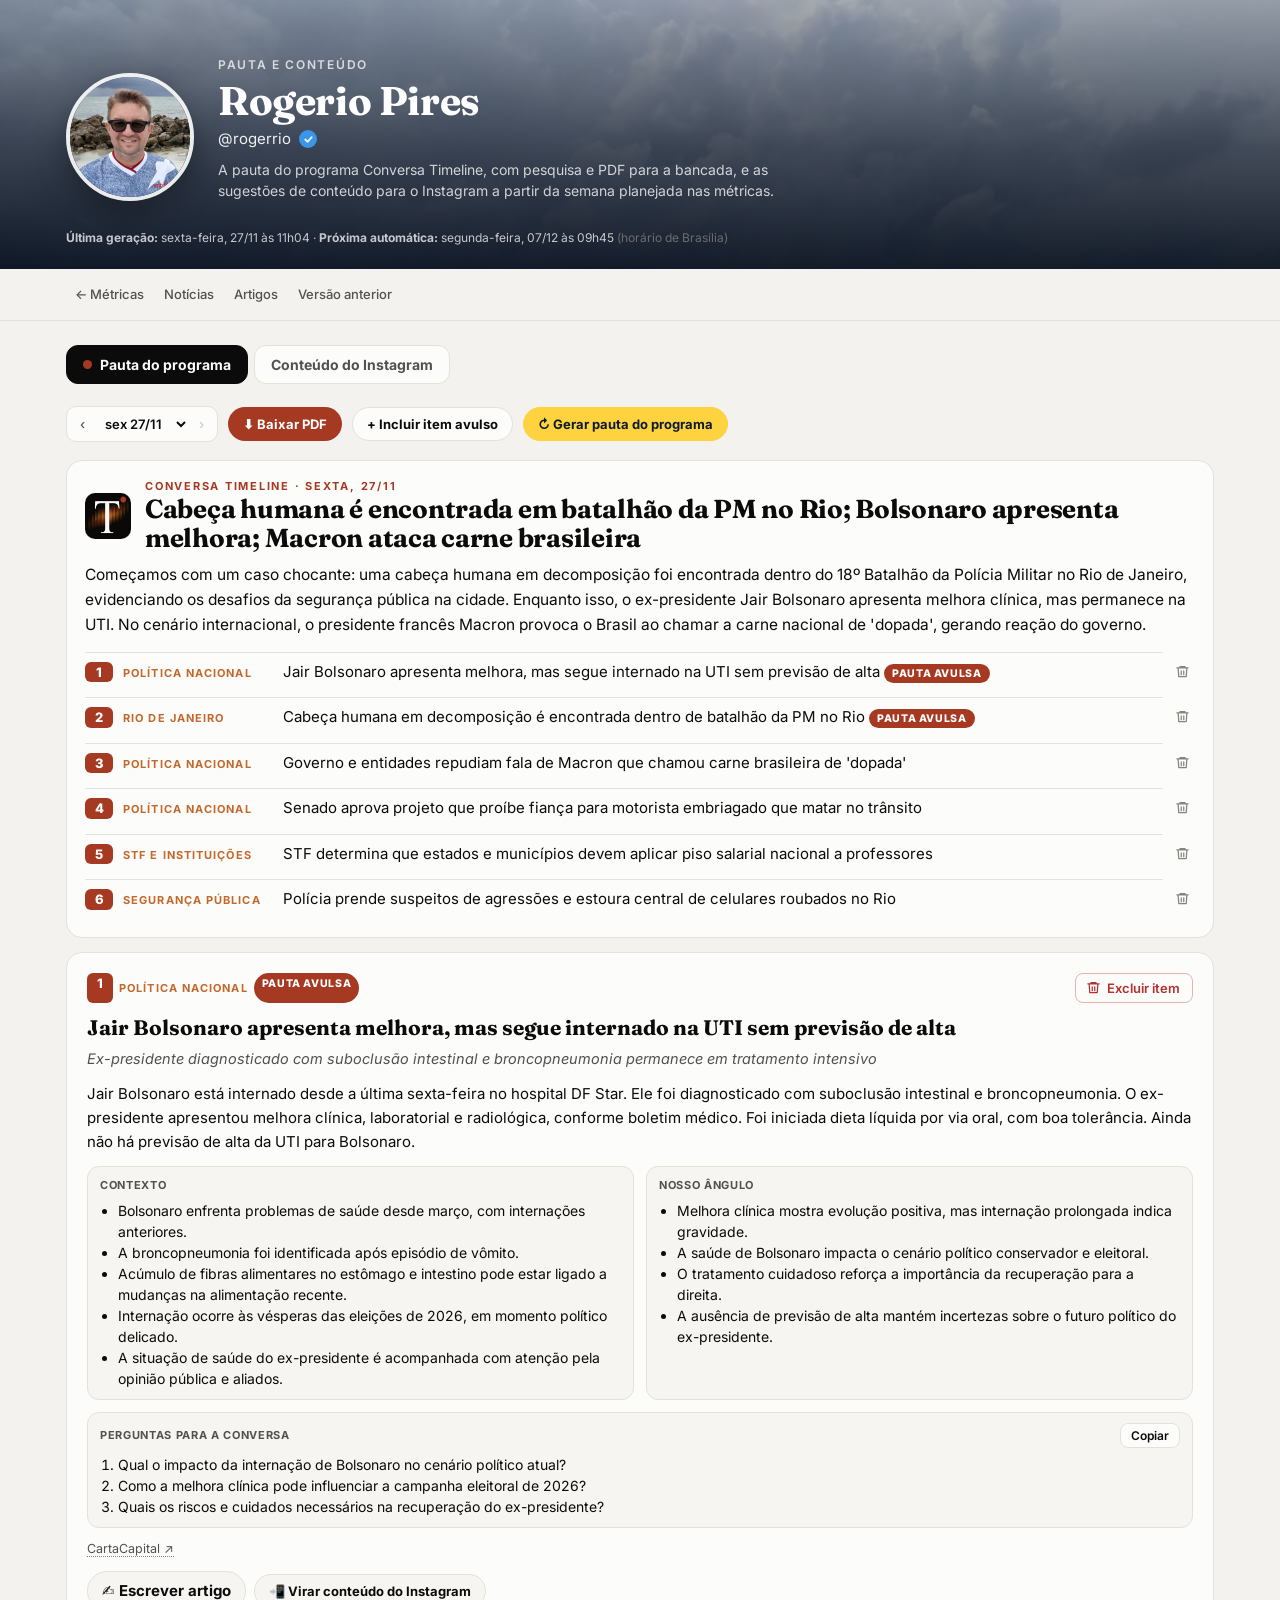
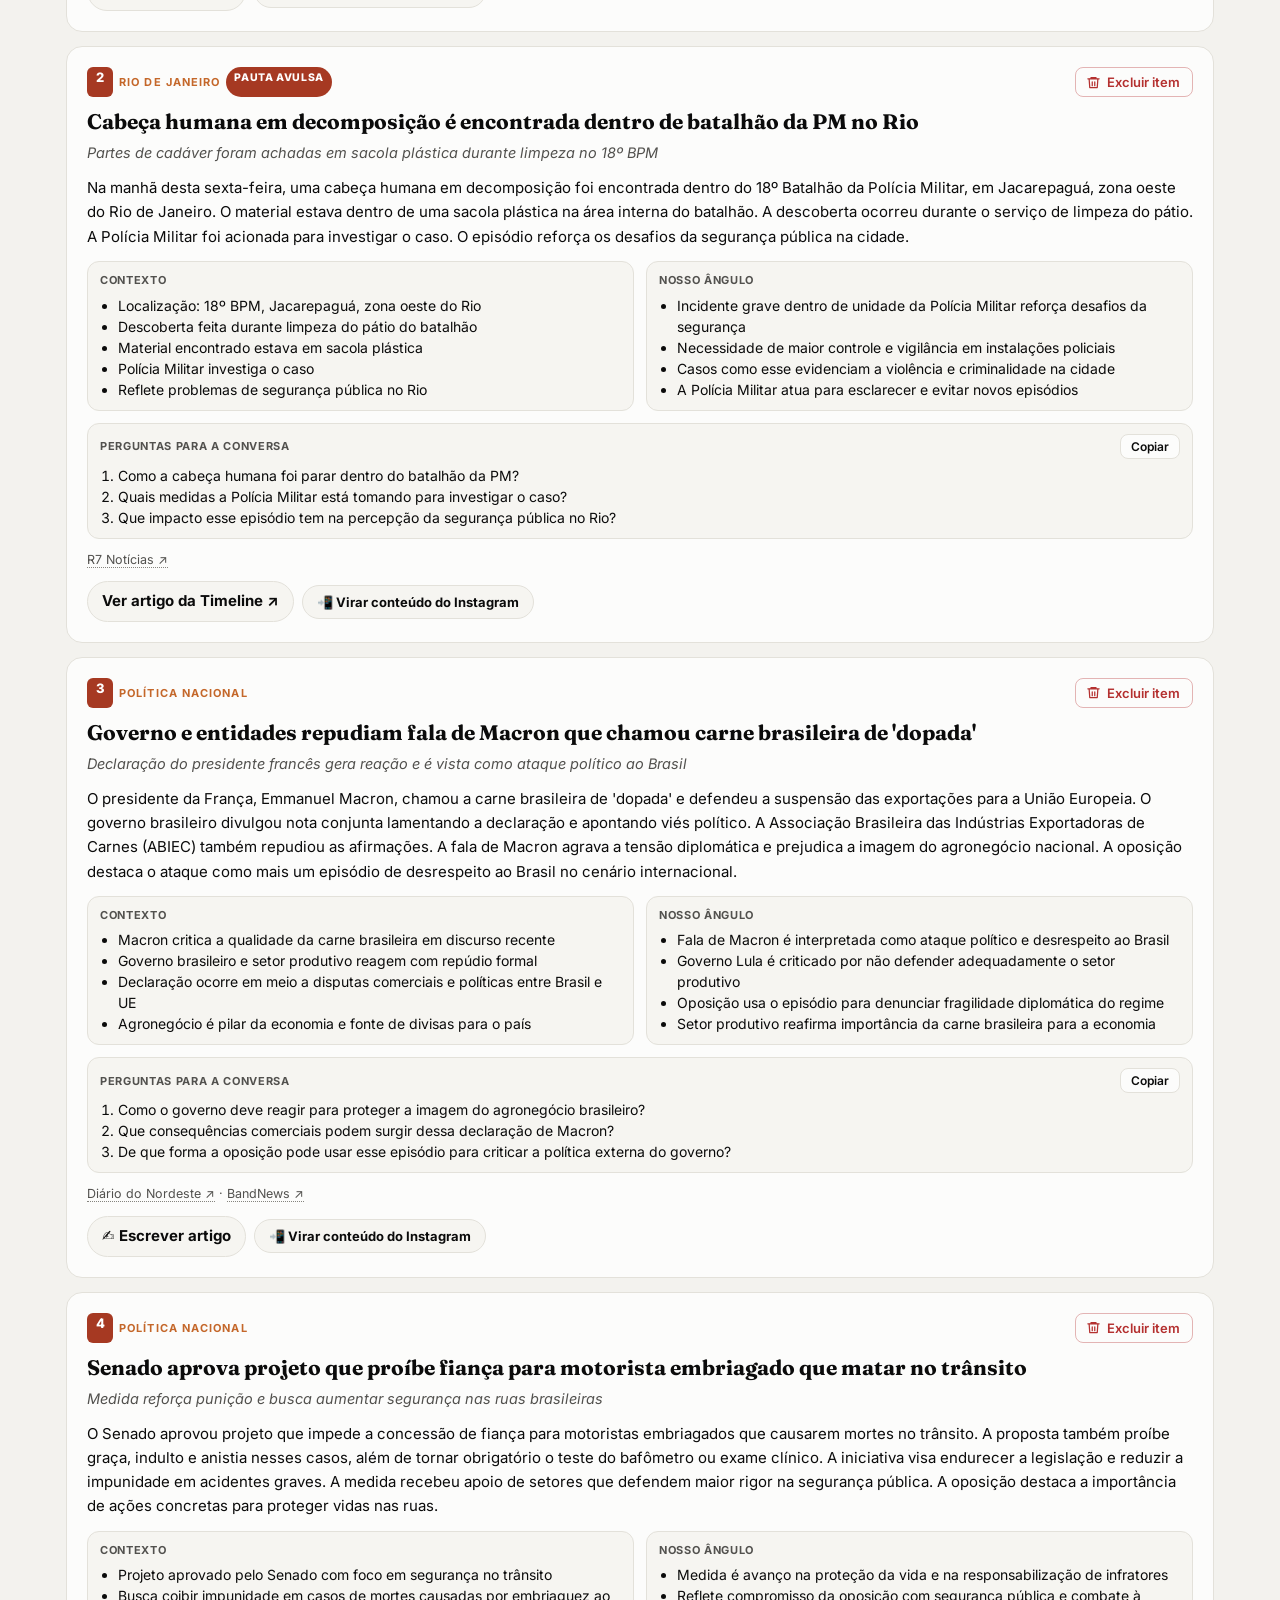
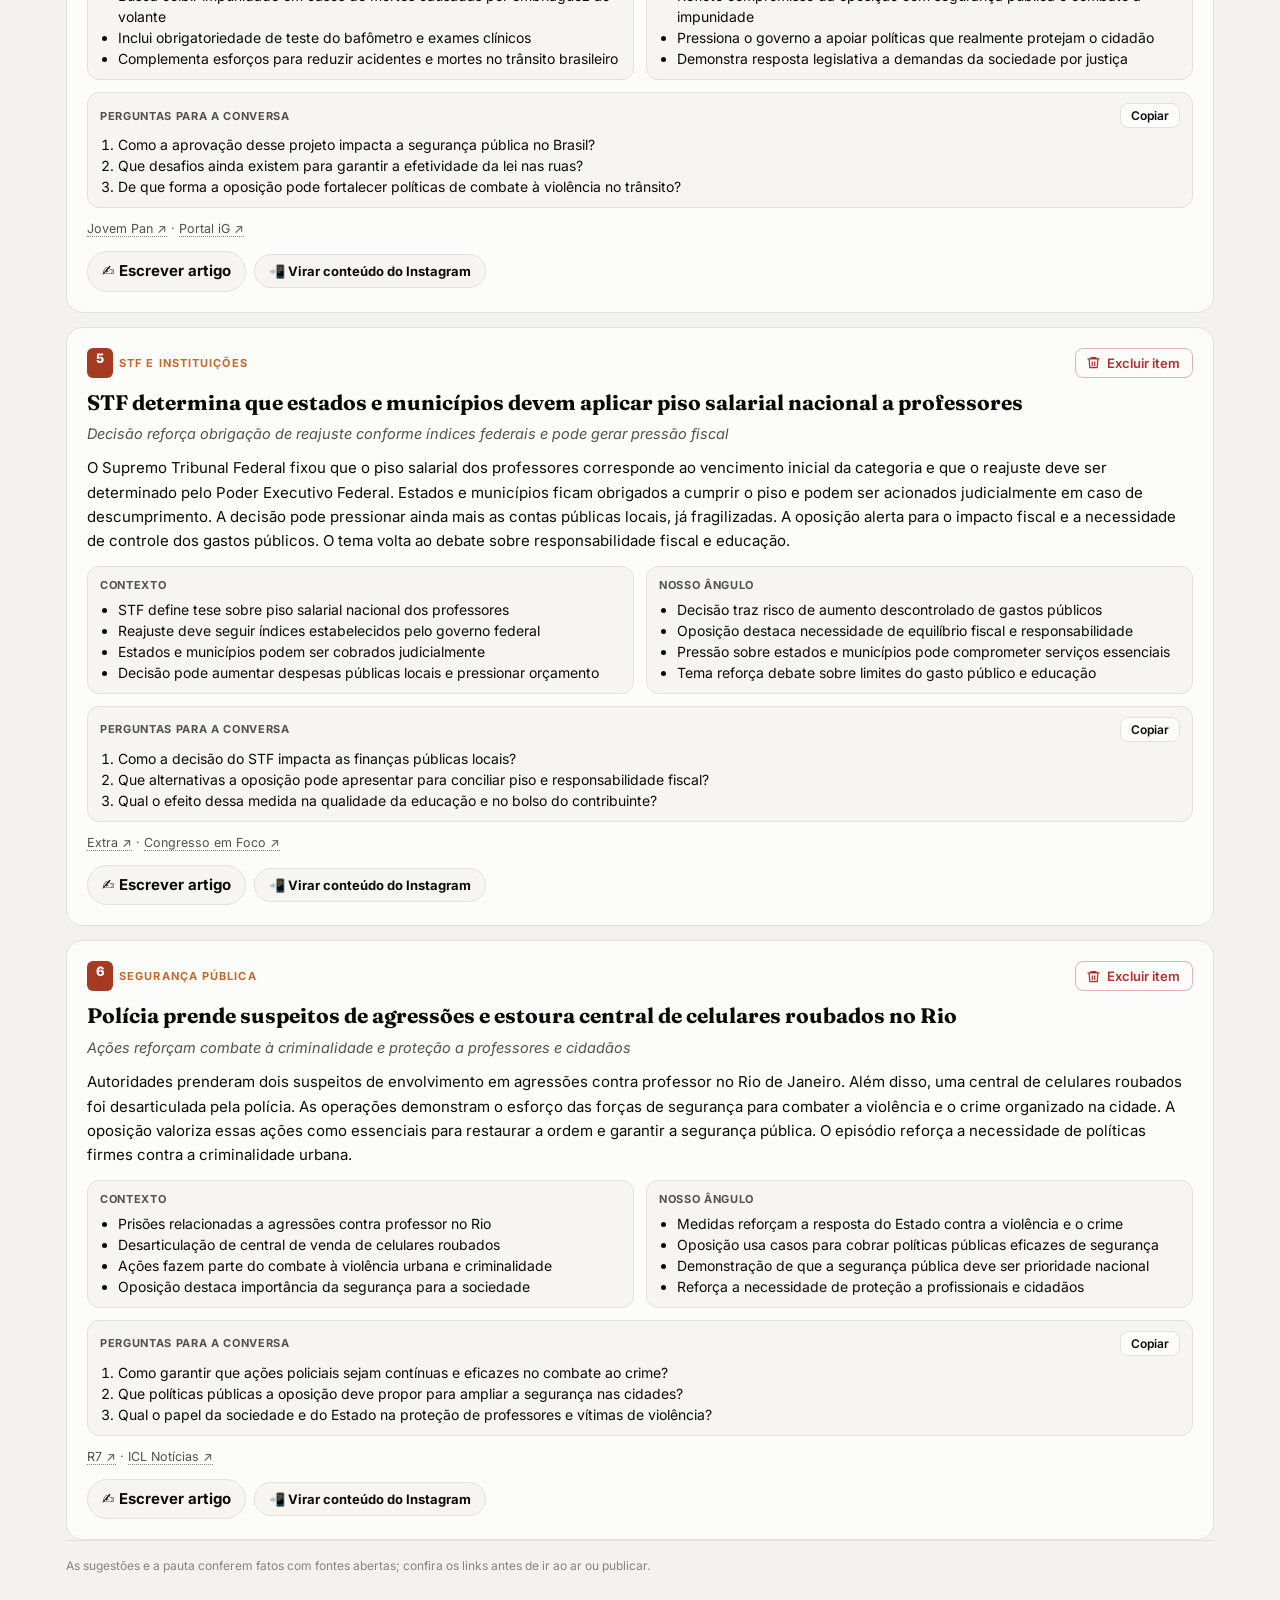
<file: pautas-nova.html>
<!doctype html>
<html lang="pt-BR">
<head>
<meta charset="utf-8">
<meta name="viewport" content="width=device-width, initial-scale=1">
<link rel="icon" type="image/png" sizes="32x32" href="icon-32.png">
<link rel="apple-touch-icon" href="apple-touch-icon.png">
<link rel="manifest" href="manifest.json">
<meta name="theme-color" content="#0d1b2e">
<meta name="apple-mobile-web-app-title" content="@rogerrio">
<title>Pauta e conteúdo @rogerrio</title>
<meta name="robots" content="noindex">
<link rel="preconnect" href="https://fonts.googleapis.com">
<link href="https://fonts.googleapis.com/css2?family=Inter:wght@400;500;600;700;800&family=Fraunces:opsz,wght@9..144,600;9..144,700&display=swap" rel="stylesheet">
<style>
:root{
  color-scheme:light;
  --bg:#f3f2ee; --surface:#fcfcfb; --surface-2:#f6f5f1; --border:#e3e1da;
  --text:#0b0b0b; --text-2:#52514e; --muted:#85847e; --grid:#ebe9e3;
  --s1:#2a78d6; --s2:#eb6834; --s3:#1baf7a; --s4:#4a3aa7; --s5:#eda100;
  --good:#0f7a4c; --good-bg:#e5f4ec; --warn:#9a5b00; --warn-bg:#fbf0dc; --bad:#b4302f; --bad-bg:#fbe6e5;
}
@media (prefers-color-scheme:dark){
  :root:not([data-theme="light"]){
    color-scheme:dark;
    --bg:#111110; --surface:#1a1a19; --surface-2:#222220; --border:#2f2f2c;
    --text:#ffffff; --text-2:#c3c2b7; --muted:#8f8e86; --grid:#2a2a27;
    --s1:#3987e5; --s2:#d95926; --s3:#199e70; --s4:#9085e9; --s5:#c98500;
    --good:#4cc28a; --good-bg:#16291f; --warn:#e3a43c; --warn-bg:#2d2414; --bad:#ef7b7a; --bad-bg:#311a1a;
  }
}
:root[data-theme="dark"]{
  color-scheme:dark;
  --bg:#111110; --surface:#1a1a19; --surface-2:#222220; --border:#2f2f2c;
  --text:#ffffff; --text-2:#c3c2b7; --muted:#8f8e86; --grid:#2a2a27;
  --s1:#3987e5; --s2:#d95926; --s3:#199e70; --s4:#9085e9; --s5:#c98500;
  --good:#4cc28a; --good-bg:#16291f; --warn:#e3a43c; --warn-bg:#2d2414; --bad:#ef7b7a; --bad-bg:#311a1a;
}
*{box-sizing:border-box}
html{scroll-behavior:smooth;scroll-padding-top:64px}
body{margin:0;background:var(--bg);color:var(--text);font:15px/1.5 Inter,system-ui,sans-serif;-webkit-font-smoothing:antialiased}
a{color:inherit}
.hero{position:relative;color:#fff;background:#0d1b2e url(capa.jpg) center 40%/cover no-repeat;isolation:isolate}
.hero::before{content:"";position:absolute;inset:0;background:linear-gradient(180deg,rgba(8,16,30,.35) 0%,rgba(8,16,30,.72) 55%,rgba(8,16,30,.94) 100%);z-index:-1}
.hero-in{max-width:1180px;margin:0 auto;padding:56px 16px 28px;display:grid;grid-template-columns:auto 1fr auto;gap:24px;align-items:end}
.avatar-link{display:inline-block;border-radius:50%;line-height:0;flex-shrink:0;transition:transform .15s}.avatar-link:hover{transform:scale(1.04)}.avatar-link:focus-visible{outline:3px solid #fff;outline-offset:3px}
.avatar{width:128px;height:128px;border-radius:50%;object-fit:cover;border:4px solid rgba(255,255,255,.9);box-shadow:0 10px 30px rgba(0,0,0,.35)}
.who .eyebrow{font-size:12px;letter-spacing:.14em;text-transform:uppercase;opacity:.75;font-weight:600}
.who h1{font:700 40px/1.05 Fraunces,Georgia,serif;margin:6px 0 6px;letter-spacing:-.01em}
.who .handle{display:flex;align-items:center;gap:8px;font-size:15px;opacity:.92}
.badge{display:inline-flex;align-items:center;justify-content:center;width:18px;height:18px;border-radius:50%;background:#3b9cf6}
.badge svg{width:11px;height:11px}
.who .bio{font-size:14px;opacity:.78;margin-top:8px;max-width:560px}
.hero-stats{display:flex;gap:26px;text-align:right}
.hero-stats b{display:block;font-size:26px;font-weight:800;letter-spacing:-.02em;font-variant-numeric:tabular-nums}
.hero-stats span{font-size:12px;opacity:.75}
.hero-meta{max-width:1180px;margin:0 auto;padding:0 16px 22px;font-size:12px;display:flex;flex-wrap:wrap;gap:6px 10px;align-items:center}
.hero-meta #updated{opacity:.75}
.refresh{font:inherit;font-size:12px;font-weight:700;color:#0d1b2e;background:#ffd23f;border:1px solid #ffd23f;border-radius:999px;padding:5px 14px;cursor:pointer;box-shadow:0 2px 10px rgba(255,210,63,.35)}
.refresh:hover{background:#ffe17a;border-color:#ffe17a}
.refresh:disabled{color:rgba(255,255,255,.55);background:transparent;border:1px dashed rgba(255,255,255,.35);box-shadow:none;cursor:wait}
#refresh-st{opacity:.9}
nav{position:sticky;top:0;z-index:20;background:color-mix(in srgb,var(--bg) 88%,transparent);backdrop-filter:blur(10px);-webkit-backdrop-filter:blur(10px);border-bottom:1px solid var(--border)}
.nav-in{max-width:1180px;margin:0 auto;padding:10px 16px;display:flex;gap:10px 14px;align-items:center;justify-content:space-between;flex-wrap:wrap}
.tabs{display:flex;gap:2px;overflow-x:auto;scrollbar-width:none;max-width:100%}
.tabs a{white-space:nowrap;text-decoration:none;font-size:13px;font-weight:500;color:var(--text-2);padding:6px 9px;border-radius:8px}
.tabs a:hover{background:var(--surface);color:var(--text)}
.filters{display:flex;gap:8px;flex-wrap:wrap}
.seg{display:inline-flex;background:var(--surface);border:1px solid var(--border);border-radius:10px;padding:3px}
.seg button{border:0;background:transparent;color:var(--text-2);font:500 13px Inter,sans-serif;padding:5px 10px;border-radius:7px;cursor:pointer}
.seg button[aria-pressed="true"]{background:var(--text);color:var(--surface)}
.wrap{max-width:1180px;margin:0 auto;padding:24px 16px 56px}
section.block{margin-bottom:44px}
.sec-h{display:flex;align-items:baseline;justify-content:space-between;gap:12px;margin:0 0 14px;flex-wrap:wrap}
.sec-h h2{font:700 24px/1.15 Fraunces,Georgia,serif;margin:0;letter-spacing:-.01em}
.sec-h p{margin:0;color:var(--text-2);font-size:13px}
.kpis{display:grid;grid-template-columns:repeat(4,1fr);gap:12px;margin-bottom:12px}
.card{background:var(--surface);border:1px solid var(--border);border-radius:16px;padding:18px;min-width:0}
.kpi .label{font-size:12.5px;color:var(--text-2);font-weight:600}
.kpi .val{font-size:28px;font-weight:800;letter-spacing:-.02em;margin-top:2px;font-variant-numeric:tabular-nums}
.kpi .note{font-size:12px;color:var(--muted);margin-top:4px;line-height:1.4}
.g2{display:grid;grid-template-columns:1.4fr 1fr;gap:12px;margin-bottom:12px}
.g2e{display:grid;grid-template-columns:1fr 1fr;gap:12px;margin-bottom:12px}
.g3{display:grid;grid-template-columns:repeat(3,1fr);gap:12px;margin-bottom:12px}
.card h3{font-size:15px;margin:0 0 2px;font-weight:650}
.card .desc{font-size:12.5px;color:var(--text-2);margin:0 0 10px}
.head{display:flex;justify-content:space-between;align-items:flex-start;gap:8px;flex-wrap:wrap}
.per{display:inline-flex;align-items:center;gap:4px;font-size:11px;font-weight:600;color:var(--text-2);background:var(--surface-2);border:1px solid var(--border);padding:2px 8px;border-radius:999px;white-space:nowrap}
.per.diff{color:var(--warn);background:var(--warn-bg);border-color:transparent}
.per.diff::before{content:"!";font-weight:800}
.def{font-size:11.5px;color:var(--muted);margin-top:8px;line-height:1.45}
.def b{color:var(--text-2);font-weight:600}
.delta{font-size:12px;font-weight:700;margin-top:4px;font-variant-numeric:tabular-nums}
.delta.up{color:var(--good)} .delta.down{color:var(--bad)} .delta.na{color:var(--muted);font-weight:500}
.legend{display:flex;gap:12px;flex-wrap:wrap;font-size:12px;color:var(--text-2);margin:2px 0 8px}
.legend i{display:inline-block;width:10px;height:10px;border-radius:3px;margin-right:5px;vertical-align:-1px}
.legend i.ln{height:3px;border-radius:2px;vertical-align:3px;width:14px}
.legend i.dash{height:0;border-top:2px dashed var(--muted);background:none!important;vertical-align:3px;width:14px;border-radius:0}
svg{display:block;width:100%;height:auto;overflow:visible}
svg text{font:11px Inter,sans-serif;fill:var(--muted)}
.tip{position:fixed;pointer-events:none;background:var(--text);color:var(--surface);font-size:12px;padding:8px 10px;border-radius:8px;opacity:0;transition:opacity .1s;z-index:50;max-width:290px;line-height:1.45}
.callout{font-size:13px;color:var(--text-2);border-top:1px solid var(--border);padding-top:10px;margin-top:10px}
.callout b{color:var(--text)}
.empty{font-size:13px;color:var(--muted);border:1px dashed var(--border);border-radius:12px;padding:18px;text-align:center}
.warnline{font-size:12px;color:var(--warn);margin-top:6px}
.pick{margin-top:10px;padding:12px;border:1px dashed var(--border);border-radius:12px;font-size:13px;color:var(--text-2)}
.pick.on{border-style:solid;background:var(--surface-2);color:var(--text)}
.btn{display:inline-block;margin-top:8px;background:var(--text);color:var(--surface);text-decoration:none;font-weight:600;padding:7px 12px;border-radius:9px;border:0;font-size:13px;cursor:pointer}
.btn.ghost{background:var(--surface);color:var(--text);border:1px solid var(--border)}
.split{display:flex;height:14px;border-radius:5px;overflow:hidden;gap:2px;margin:12px 0 8px}
.today{display:grid;grid-template-columns:repeat(5,1fr);gap:12px;margin-bottom:12px}
/* funnel */
.funnel{display:flex;flex-direction:column;gap:6px}
.fstep{display:grid;grid-template-columns:150px 1fr 110px;gap:10px;align-items:center;font-size:13px}
.fstep .bar{height:26px;border-radius:6px;background:var(--s1);min-width:3px}
.fstep.na .bar{background:repeating-linear-gradient(45deg,var(--grid),var(--grid) 6px,transparent 6px,transparent 12px);border:1px dashed var(--border)}
.fstep b{font-variant-numeric:tabular-nums}
.frate{font-size:12px;color:var(--text-2);padding-left:160px}
.frate b{color:var(--text)}
/* calendar */
.cal{display:grid;grid-template-columns:28px repeat(7,1fr);gap:4px;font-size:11px}
.cal .dh{color:var(--muted);text-align:center;font-weight:600}
.cal .wk{color:var(--muted);font-size:10px;display:flex;align-items:center}
.cell{min-height:44px;border-radius:8px;background:var(--surface-2);border:1px solid var(--border);padding:4px;display:flex;flex-direction:column;justify-content:space-between;cursor:pointer;position:relative}
.cell.out{opacity:.35;cursor:default}
.cell .dn{font-size:10px;color:var(--muted)}
.cell .dots{display:flex;flex-wrap:wrap;gap:2px}
.cell .dots i{width:7px;height:7px;border-radius:2px}
.cell.sel{outline:2px solid var(--text)}
/* tables */
table.t{width:100%;border-collapse:collapse;font-size:13px;font-variant-numeric:tabular-nums}
.t th,.t td{padding:9px 8px;border-bottom:1px solid var(--border);text-align:right;white-space:nowrap}
.t th.l,.t td.l{text-align:left}
.t td.w{white-space:normal;min-width:200px}
.t th{font-size:11px;color:var(--text-2);text-transform:uppercase;letter-spacing:.04em;font-weight:600}
.t.sort th{cursor:pointer;user-select:none}
.t th.on{color:var(--text)}
.t td a{color:var(--text);text-decoration:none;border-bottom:1px solid var(--border)}
.small-n{color:var(--muted)}
.tag{display:inline-block;font-size:11px;font-weight:600;padding:2px 7px;border-radius:6px;border:1px solid var(--border);color:var(--text-2);margin-right:4px;white-space:nowrap}
.tag i{display:inline-block;width:7px;height:7px;border-radius:2px;margin-right:5px}
.tablewrap{overflow-x:auto}
.toolbar{display:flex;gap:8px;flex-wrap:wrap;margin-bottom:12px;align-items:center}
.toolbar input,.toolbar select{font:13px Inter,sans-serif;padding:7px 10px;border-radius:9px;border:1px solid var(--border);background:var(--surface);color:var(--text)}
.toolbar input{flex:1;min-width:160px}
.more{margin-top:12px;text-align:center}
/* analysis */
.ins-grid{display:grid;grid-template-columns:repeat(2,1fr);gap:12px}
.ins{background:var(--surface);border:1px solid var(--border);border-radius:16px;padding:18px;display:flex;flex-direction:column;gap:10px}
.ins-top{display:flex;justify-content:space-between;align-items:flex-start;gap:10px}
.ins h3{margin:0;font-size:16px;font-weight:700}
.pill{font-size:11px;font-weight:700;padding:3px 8px;border-radius:999px;white-space:nowrap}
.pill.good{background:var(--good-bg);color:var(--good)} .pill.warn{background:var(--warn-bg);color:var(--warn)} .pill.bad{background:var(--bad-bg);color:var(--bad)} .pill.neutral{background:var(--surface-2);color:var(--text-2)}
.ins .diag{font-size:14px;color:var(--text-2);margin:0}
.ins .diag b{color:var(--text)}
.ins ol{margin:0;padding-left:20px;font-size:14px}
.ins li{margin:5px 0}
.metric-row{display:flex;gap:16px;flex-wrap:wrap;font-size:12px;color:var(--muted)}
.metric-row b{display:block;font-size:20px;color:var(--text);font-weight:800;font-variant-numeric:tabular-nums}
.plan{display:grid;grid-template-columns:repeat(7,1fr);gap:8px}
.day{background:var(--surface);border:1px solid var(--border);border-radius:14px;padding:12px;font-size:13px}
.day h4{margin:0 0 8px;font-size:12px;text-transform:uppercase;letter-spacing:.06em;color:var(--text-2)}
.slot{border-left:3px solid var(--s1);padding:2px 0 2px 8px;margin:6px 0;line-height:1.35}
.slot small{display:block;color:var(--muted);font-size:11px}
.slot.r{border-color:var(--s2)} .slot.c{border-color:var(--s4)} .slot.s{border-color:var(--s3)}
.limits{display:grid;grid-template-columns:repeat(2,1fr);gap:8px 20px;font-size:13px}
.limits div{padding:8px 0;border-bottom:1px solid var(--border)}
.limits b{display:block}
.limits span{color:var(--text-2);font-size:12.5px}
.sources{font-size:12.5px;color:var(--text-2);margin-top:14px}
.sources a{text-decoration:none;border-bottom:1px dotted var(--muted)}
footer{color:var(--muted);font-size:12px;border-top:1px solid var(--border);padding-top:16px}
@media (max-width:900px){
  .hero-in{grid-template-columns:auto 1fr;padding-top:40px}
  .hero-stats{grid-column:1/-1;justify-content:flex-start;text-align:left}
  .kpis{grid-template-columns:repeat(2,1fr)}
  .today{grid-template-columns:repeat(2,1fr)}
  .g2,.g2e,.g3,.ins-grid,.limits{grid-template-columns:1fr}
  .plan{grid-template-columns:repeat(2,1fr)}
  .fstep{grid-template-columns:110px 1fr 84px}.frate{padding-left:0}
}
@media (max-width:520px){
  .avatar{width:84px;height:84px}
  .who h1{font-size:28px}
  .hero-stats{gap:18px}.hero-stats b{font-size:20px}
  .kpi .val{font-size:22px}
  .cell{min-height:36px}
}

.seg select{border:0;background:transparent;color:var(--text);font:600 13px Inter,sans-serif;padding:5px 6px}
.seg button:disabled{opacity:.3;cursor:default}
.opts{display:grid;grid-template-columns:1fr 1fr;gap:12px}
.opt,.hot{background:var(--surface);border:1px solid var(--border);border-radius:16px;padding:18px;display:flex;flex-direction:column;gap:10px;min-width:0}
.hot{border-left:4px solid var(--bad);margin-bottom:12px}
.opt-h{display:flex;align-items:center;gap:10px;flex-wrap:wrap}
.opt-h h3{margin:0;font-size:17px;font-weight:700;line-height:1.3}
.opt-n{font-size:11px;font-weight:800;letter-spacing:.08em;text-transform:uppercase;color:var(--muted)}
.pills{display:flex;gap:6px;flex-wrap:wrap}
.fact{margin:0;font-size:14.5px;line-height:1.5}
.src{font-size:12.5px;color:var(--text-2)}.src a{color:var(--text-2);text-decoration:none;border-bottom:1px dotted var(--muted)}
.blk{background:var(--surface-2);border:1px solid var(--border);border-radius:12px;padding:10px 12px}
.blk-h{display:flex;justify-content:space-between;align-items:center;gap:8px;font-size:11px;font-weight:700;text-transform:uppercase;letter-spacing:.06em;color:var(--text-2);margin-bottom:6px}
.blk p,.blk ul,.blk ol{margin:0;font-size:14px;line-height:1.5}.blk ul,.blk ol{padding-left:18px}
.blk pre{margin:0;white-space:pre-wrap;font:14px/1.55 Inter,sans-serif;color:var(--text)}
.copy{border:1px solid var(--border);background:var(--surface);color:var(--text);font:600 12px Inter,sans-serif;padding:4px 10px;border-radius:8px;cursor:pointer;white-space:nowrap}
.copy:hover{border-color:var(--text-2)}
.hook{display:grid;grid-template-columns:22px 1fr auto;gap:8px;align-items:start;font-size:14px;padding:6px 0;border-top:1px solid var(--border)}
.hook:first-of-type{border-top:0}.hook b{color:var(--s2)}
.note{font-size:13px;color:var(--text-2);padding:8px 10px;border-radius:10px;background:var(--warn-bg)}
.note.tl{background:var(--good-bg)}
.ag{display:grid;grid-template-columns:70px 1fr auto;align-items:start;gap:10px;padding:8px 0;border-bottom:1px solid var(--border);font-size:14px}.ag:last-child{border:0}
.ag a{color:var(--text-2);font-size:12.5px}
.time{display:inline-block;background:var(--text);color:var(--surface);border-radius:8px;padding:0 8px;margin-right:6px}
.dot{display:inline-block;width:10px;height:10px;border-radius:3px;margin-right:6px;vertical-align:-1px}

/* modo enxuto: cards recolhidos */
.optd>summary{list-style:none;cursor:pointer;display:flex;flex-direction:column;gap:8px}
.optd>summary::-webkit-details-marker{display:none}
.optd>summary .fact{display:-webkit-box;-webkit-line-clamp:2;-webkit-box-orient:vertical;overflow:hidden;color:var(--text-2)}
.optd[open]>summary .fact{-webkit-line-clamp:unset;color:var(--text)}
.optd .tog{font:600 12.5px Inter,sans-serif;color:var(--s1)}
.optd[open] .tog .a{display:none}.optd:not([open]) .tog .f{display:none}
.optd>.ob{display:flex;flex-direction:column;gap:10px;margin-top:10px}
.more>summary,.olds>summary,.wkd>summary{cursor:pointer;font:600 13px Inter,sans-serif;color:var(--text-2);padding:6px 0}
.wkd{margin-bottom:18px}
.sd .pills .pill{white-space:normal;max-width:100%}
.slot-sec{margin-bottom:24px}
.sd{border-left:4px solid var(--good);padding-left:12px;margin-bottom:18px}
.toast{position:fixed;left:50%;bottom:24px;transform:translateX(-50%) translateY(20px);background:var(--text);color:var(--surface);padding:8px 14px;border-radius:10px;font-size:13px;font-weight:600;opacity:0;transition:.2s;pointer-events:none;z-index:60}
.toast.on{opacity:1;transform:translateX(-50%)}
@media (max-width:900px){.opts{grid-template-columns:1fr}}

/* ---- nova página: abas Pauta do programa / Conteúdo ---- */
.maintabs{display:flex;gap:6px;flex-wrap:wrap;margin:0 0 22px}
.maintabs button{font:700 14px Inter,sans-serif;border:1px solid var(--border);background:var(--surface);color:var(--text-2);padding:10px 16px;border-radius:12px;cursor:pointer;display:flex;align-items:center;gap:8px}
.maintabs button[aria-selected="true"]{background:var(--text);color:var(--surface);border-color:var(--text)}
.maintabs .tl-dot{width:9px;height:9px;border-radius:50%;background:#a63922}
.panel[hidden]{display:none}
.bar{display:flex;flex-wrap:wrap;gap:8px 10px;align-items:center;margin:0 0 18px}
.bar .st{font-size:12.5px;color:var(--text-2)}
.act{font:700 13px Inter,sans-serif;border-radius:999px;padding:8px 14px;cursor:pointer;text-decoration:none;display:inline-flex;align-items:center;gap:6px;border:1px solid transparent}
.act.pdf{background:#a63922;color:#fff}
.act.pdf:hover{background:#7e2a18}
.act.gen{background:#ffd23f;color:#0d1b2e;border-color:#ffd23f}
.act.gen:disabled{background:transparent;color:var(--muted);border:1px dashed var(--border);cursor:wait}
.act.gen[hidden]{display:none}
.prog-h{display:flex;gap:14px;align-items:center;margin-bottom:6px}
.prog-h img{width:46px;height:46px;border-radius:10px;flex:none}
.prog-h .eb{font:700 11px Inter,sans-serif;letter-spacing:.16em;text-transform:uppercase;color:#a63922}
.prog-h h2{font:700 26px/1.12 Fraunces,Georgia,serif;margin:2px 0 0;letter-spacing:-.01em}
.abert{font-size:15.5px;line-height:1.6;color:var(--text);margin:10px 0 0}
.indice{display:grid;gap:6px;margin-top:14px}
.indice a{display:grid;grid-template-columns:28px 150px 1fr;gap:10px;align-items:baseline;text-decoration:none;color:var(--text);padding:8px 0;border-top:1px solid var(--border)}
.num{display:inline-block;background:#a63922;color:#fff;font:800 13px/1.6 Inter,sans-serif;text-align:center;border-radius:6px;min-width:26px}
.bl{font:700 11px Inter,sans-serif;letter-spacing:.1em;text-transform:uppercase;color:#c4672a}
.it{background:var(--surface);border:1px solid var(--border);border-radius:16px;padding:20px;margin-top:14px;display:flex;flex-direction:column;gap:12px;scroll-margin-top:80px}
.it h3{font:700 21px/1.2 Fraunces,Georgia,serif;margin:0}
.it .sub{margin:-4px 0 0;color:var(--text-2);font-style:italic;font-size:14.5px}
.it .res{margin:0;font-size:15px;line-height:1.62}
.vc{display:flex;gap:8px;align-items:center;flex-wrap:wrap}
.vc .act{background:var(--surface-2);border-color:var(--border);color:var(--text)}
.vc .act[disabled]{opacity:.6;cursor:default}
.meta{background:color-mix(in srgb,#a63922 9%,var(--surface));border-left:4px solid #a63922;border-radius:10px;padding:10px 14px}
.meta b{display:block;font-size:11px;letter-spacing:.12em;text-transform:uppercase;color:#a63922;margin-bottom:3px}
.meta p{margin:0;font-style:italic;font-size:14.5px;line-height:1.5}
.cols2{display:grid;grid-template-columns:1fr 1fr;gap:12px}
.wk{display:grid;grid-template-columns:repeat(7,minmax(0,1fr));gap:8px;margin-bottom:24px}
.wk .d{background:var(--surface);border:1px solid var(--border);border-radius:12px;padding:10px;min-width:0}
.wk .d.on{border:2px solid var(--text)}
.wk .d h4{margin:0 0 6px;font-size:12px;text-transform:uppercase;letter-spacing:.08em;color:var(--text-2)}
.wk .d.on h4{color:var(--text)}
.wk .s{font-size:12px;line-height:1.35;margin-bottom:6px;padding-left:8px;border-left:3px solid var(--muted)}
.wk .s b{display:block;font-size:11px;color:var(--text-2)}

.act.add{background:var(--surface);color:var(--text);border:1px solid var(--border)}
.avulso-form{display:none;margin:0 0 18px;border:1px solid #a63922;border-radius:16px;padding:16px;background:var(--surface)}
.avulso-form.on{display:block}
.avulso-form h3{margin:0 0 4px;font:700 18px Fraunces,Georgia,serif}
.avulso-form p.h{margin:0 0 12px;font-size:13px;color:var(--text-2)}
.avulso-form label{display:block;font-size:12px;font-weight:700;letter-spacing:.04em;text-transform:uppercase;color:var(--text-2);margin:10px 0 4px}
.avulso-form textarea,.avulso-form input{width:100%;font:15px/1.45 Inter,sans-serif;color:var(--text);background:var(--surface-2);border:1px solid var(--border);border-radius:10px;padding:10px 12px}
.avulso-form textarea{min-height:76px;resize:vertical}
.avulso-form .row{display:flex;gap:10px;flex-wrap:wrap;align-items:center;margin-top:14px}
.avulso-form input[type=date]{width:auto}
.pill.info{background:color-mix(in srgb,var(--s1) 14%,transparent);color:var(--s1)}
h3 .pill.nov{display:inline-block;vertical-align:3px;margin-right:8px;cursor:help}
.novbar{display:flex;gap:6px;flex-wrap:wrap;align-items:center;margin:0 0 14px}.novbar .lbl{font:600 12px Inter,sans-serif;color:var(--muted)}
.novbar button{border:1px solid var(--border);background:var(--surface);color:var(--text-2);font:600 13px Inter,sans-serif;padding:7px 12px;border-radius:999px;cursor:pointer}
.novbar button.on{background:var(--text);color:var(--surface);border-color:var(--text)}.novbar small{opacity:.6;font-weight:500}
#slots.f-new .opt[data-nov="rep"],#slots.f-rep .opt[data-nov="new"]{display:none}
.seal{background:#a63922;color:#fff;font-size:10.5px;font-weight:800;letter-spacing:.06em;text-transform:uppercase;padding:3px 8px;border-radius:999px;white-space:nowrap}
@media (max-width:900px){.cols2{grid-template-columns:1fr}.wk{grid-template-columns:repeat(4,minmax(0,1fr))}.indice a{grid-template-columns:28px 1fr}.indice a .bl{display:none}}
@media (max-width:560px){.wk{grid-template-columns:repeat(2,minmax(0,1fr))}}
.tl-btn{border:1px solid color-mix(in srgb,var(--good) 45%,transparent);cursor:pointer;font:inherit;font-size:inherit;font-weight:700}.tl-btn:hover{background:var(--good);color:#fff}
.xbtn{margin-left:auto;background:transparent;border:1px solid transparent;color:var(--muted);border-radius:8px;width:30px;height:30px;display:inline-flex;align-items:center;justify-content:center;cursor:pointer;flex-shrink:0}
.xbtn:hover{color:var(--bad);border-color:color-mix(in srgb,var(--bad) 40%,transparent);background:var(--bad-bg)}
.xbtn svg{width:15px;height:15px}
.xbtn.xlab{width:auto;padding:0 12px 0 10px;gap:6px;font:600 13px Inter,sans-serif;color:var(--bad);border-color:color-mix(in srgb,var(--bad) 35%,transparent)}
.xbtn.xin{margin-left:6px;width:26px;height:26px}
.indice .row{display:flex;align-items:center}.indice .row>a{flex:1;min-width:0}
.ag .xbtn{margin-left:8px}
.xbtn:disabled{opacity:.5;cursor:wait}
</style>
</head>
<body>

<header class="hero">
  <div class="hero-in">
    <a class="avatar-link" href="index.html" title="Página inicial" aria-label="Ir para a página inicial"><img class="avatar" src="rogerio.jpg" alt="Foto de Rogerio Pires"></a>
    <div class="who">
      <div class="eyebrow">Pauta e conteúdo</div>
      <h1>Rogerio Pires</h1>
      <div class="handle">@rogerrio <span class="badge" title="Conta verificada"><svg viewBox="0 0 24 24" fill="none" stroke="#fff" stroke-width="4" stroke-linecap="round" stroke-linejoin="round"><path d="M5 12l5 5 9-10"/></svg></span></div>
      <div class="bio">A pauta do programa Conversa Timeline, com pesquisa e PDF para a bancada, e as sugestões de conteúdo para o Instagram a partir da semana planejada nas métricas.</div>
    </div>
  </div>
  <div class="hero-meta"><span id="updated">Carregando…</span></div>
</header>

<nav>
  <div class="nav-in">
    <div class="tabs"><a href="index.html">← Métricas</a><a href="noticias.html">Notícias</a><a href="artigos.html">Artigos</a><a href="pautas.html">Versão anterior</a></div>
  </div>
</nav>

<main class="wrap">
  <div class="maintabs" role="tablist">
    <button role="tab" id="t-programa" data-tab="programa" aria-selected="true"><i class="tl-dot"></i>Pauta do programa</button>
    <button role="tab" id="t-conteudo" data-tab="conteudo" aria-selected="false">Conteúdo do Instagram</button>
  </div>

  <section class="panel" id="programa" role="tabpanel">
    <div class="bar">
      <div class="seg"><button id="p-prev" aria-label="Pauta anterior">‹</button><select id="p-day" aria-label="Escolher dia"></select><button id="p-next" aria-label="Próxima pauta">›</button></div>
      <a class="act pdf" id="pdf" href="#" target="_blank" rel="noopener">⬇ Baixar PDF</a>
      <button class="act add" id="add-btn" type="button">+ Incluir item avulso</button>
      <button class="act gen" id="p-gen" type="button">↻ Gerar pauta do programa</button>
      <span class="st" id="p-st" role="status"></span>
    </div>
    <form class="avulso-form" id="avulso" autocomplete="off">
      <h3>Incluir item avulso</h3>
      <p class="h">Cole o endereço de uma matéria ou escreva uma frase sobre o assunto. A rotina pesquisa e acrescenta um item no mesmo formato dos demais, com o selo "Pauta avulsa", e o PDF é refeito.</p>
      <label for="av-pedido">Site ou frase para pesquisar</label>
      <textarea id="av-pedido" required placeholder="Ex.: https://www.gazetadopovo.com.br/... ou: decisão do STF sobre emendas parlamentares desta semana"></textarea><div class="small-n" style="margin:4px 0 8px">Folha e G1 bloqueiam leitura automática: para matérias deles, cole também o título e um trecho (ou o texto) no pedido.</div>
      <label for="av-obs">Observação (opcional)</label>
      <input id="av-obs" placeholder="Ex.: focar no impacto para o Rio; trazer números do orçamento">
      <div class="row"><label for="av-data" style="margin:0">Pauta do dia</label><input type="date" id="av-data" required>
        <button class="act gen" type="submit" id="av-send">Pesquisar e incluir</button><button class="act add" type="button" id="av-cancel">Cancelar</button><span class="st" id="av-st" role="status"></span></div>
    </form>
    <div id="p-body"><div class="empty">Carregando a pauta…</div></div>
  </section>

  <section class="panel" id="conteudo" role="tabpanel" hidden>
    <div class="bar">
      <div class="seg"><button id="c-prev" aria-label="Dia anterior">‹</button><select id="c-day" aria-label="Escolher dia"></select><button id="c-next" aria-label="Próximo dia">›</button></div>
      <button class="act gen" id="c-gen" type="button">↻ Gerar conteúdo de amanhã</button>
      <span class="st" id="c-st" role="status"></span>
    </div>
    <details class="wkd"><summary>Ver a semana sugerida (plano da análise semanal)</summary><p id="wk-sub" class="small-n">Plano da análise semanal (área de métricas). O dia em destaque é o do conteúdo abaixo.</p>
    <div class="wk" id="wk"></div></details>
    <div class="sec-h"><h2 id="c-title">Conteúdo do dia</h2><p id="c-sub"></p></div>
    <div class="novbar" id="c-novbar"></div>
    <div id="slots"></div>
    <section class="block" id="sob-demanda" style="margin-top:36px"></section>
    <section class="block" id="quentes"></section>
  </section>
  <footer>As sugestões e a pauta conferem fatos com fontes abertas; confira os links antes de ir ao ar ou publicar.</footer>
</main>
<div class="toast" id="toast">Copiado</div>

<script src="painel.js?v=20261009"></script>
<script src="novidade.js?v=1"></script>
<script>
const $=s=>document.querySelector(s);
const esc=s=>String(s??"").replace(/[&<>"]/g,c=>({"&":"&amp;","<":"&lt;",">":"&gt;",'"':"&quot;"}[c]));
const dBR=s=>s.slice(8,10)+"/"+s.slice(5,7);
const WD=["domingo","segunda","terça","quarta","quinta","sexta","sábado"];
const WK=["Dom","Seg","Ter","Qua","Qui","Sex","Sáb"];
const TYPE={i:["Imagem","var(--s1)"],r:["Reel","var(--s2)"],c:["Carrossel","var(--s4)"],s:["Stories","var(--s3)"]};
const RISK={baixo:"good","médio":"warn",alto:"bad"};
const nocache=u=>fetch(u+(u.includes("?")?"&":"?")+Date.now(),{cache:"no-store"});
let P_IT={},CLIP=[],P_DAYS=[],C_DAYS=[],P_CUR=null,C_CUR=null,AN=null,TAB="programa";
function toast(t){const e=$("#toast");e.textContent=t;e.classList.add("on");setTimeout(()=>e.classList.remove("on"),1400)}
function copyBtn(text,label="Copiar"){CLIP.push(text);return`<button class="copy" data-i="${CLIP.length-1}">${label}</button>`}
document.addEventListener("click",e=>{const b=e.target.closest(".copy");if(!b)return;const t=CLIP[+b.dataset.i];
  (navigator.clipboard?navigator.clipboard.writeText(t):Promise.reject()).then(()=>toast("Copiado")).catch(()=>{const a=document.createElement("textarea");a.value=t;document.body.appendChild(a);a.select();document.execCommand("copy");a.remove();toast("Copiado")})});
const block=(label,html,copy)=>`<div class="blk"><div class="blk-h"><span>${label}</span>${copy!=null?copyBtn(copy):""}</div>${html}</div>`;
const srcs=s=>(s||[]).map(x=>`<a href="${esc(x.url)}" target="_blank" rel="noopener">${esc(x.name)} ↗</a>`).join(" · ");
const ul=a=>`<ul>${(a||[]).map(x=>`<li>${esc(x)}</li>`).join("")}</ul>`;

/* ---------- abas ---------- */
function setTab(t){TAB=t;document.querySelectorAll(".maintabs button").forEach(b=>b.setAttribute("aria-selected",b.dataset.tab===t));
  $("#programa").hidden=t!=="programa";$("#conteudo").hidden=t!=="conteudo";
  const d=t==="programa"?P_CUR:C_CUR;history.replaceState(null,"","#"+t+(d?"/"+d:""));updHero()}
document.querySelectorAll(".maintabs button").forEach(b=>b.onclick=()=>setTab(b.dataset.tab));
/* próxima geração automática, no horário de Brasília: programa 9h45 de segunda a sexta; conteúdo do Instagram 19h40 todos os dias */
function nextRun(tab){const now=new Date(),brt=new Date(now.getTime()-3*36e5);
  const [hh,mm,dias]=tab==="programa"?[9,45,[1,2,3,4,5]]:[19,40,[0,1,2,3,4,5,6]];
  for(let k=0;k<8;k++){const d=new Date(Date.UTC(brt.getUTCFullYear(),brt.getUTCMonth(),brt.getUTCDate()+k,hh+3,mm));
    if(d>now&&dias.includes(new Date(d.getTime()-3*36e5).getUTCDay()))return d}return null}
function quando(d){const f=new Date(d),hoje=new Date(),am=new Date(Date.now()+864e5),mesmo=(a,b)=>a.toLocaleDateString("pt-BR",{timeZone:"America/Sao_Paulo"})===b.toLocaleDateString("pt-BR",{timeZone:"America/Sao_Paulo"});
  const dia=mesmo(f,hoje)?"hoje":mesmo(f,am)?"amanhã":f.toLocaleDateString("pt-BR",{timeZone:"America/Sao_Paulo",weekday:"long",day:"2-digit",month:"2-digit"});
  return `${dia} às ${f.toLocaleTimeString("pt-BR",{timeZone:"America/Sao_Paulo",hour:"2-digit",minute:"2-digit"}).replace(":","h")}`}
function updHero(){const g=TAB==="programa"?window._pg:window._cg,n=nextRun(TAB);
  $("#updated").innerHTML=`${g?`<b>Última geração:</b> ${quando(g)}`:"Ainda sem geração"} · <b>Próxima automática:</b> ${n?quando(n):"sem previsão"} <span class="small-n">(horário de Brasília)</span>`}

/* ---------- pauta do programa ---------- */
async function pdfLink(d){const a=$("#pdf");a.href=`programa-pdf.html?d=${d}`;a.removeAttribute("download");
  try{const r=await fetch(`programa/${d}.pdf`,{method:"HEAD",cache:"no-store"});if(r.ok){a.href=`programa/${d}.pdf`;a.setAttribute("download",`Pauta-Conversa-Timeline-${d}.pdf`)}}catch(e){}}
async function loadP(d){
  P_CUR=d;$("#p-day").value=d;const i=P_DAYS.indexOf(d);$("#p-prev").disabled=i<=0;$("#p-next").disabled=i>=P_DAYS.length-1;
  try{const [p,sd]=await Promise.all([nocache(`programa/${d}.json`).then(r=>r.json()),nocache("pautas/sob-demanda.json").then(r=>r.ok?r.json():{items:[]}).catch(()=>({items:[]}))]);window._pg=[p.generated,p.atualizado].filter(Boolean).sort().pop();
    const VC=new Set((sd.items||[]).filter(x=>(x.source?.edition||"")==="programa/"+d).map(x=>x.source.title));P_IT[d]=p.itens||[];
    const dt=new Date(p.date+"T12:00:00");
    const it=(p.itens||[]).filter(x=>!gone("programa",d,x.titulo)),ag=(p.agenda||[]).filter(a=>!gone("agenda",d,a.text));
    $("#p-body").innerHTML=`<div class="card">
      <div class="prog-h"><img src="marca/timeline-logo.jpg" alt=""><div><div class="eb">${esc(p.programa||"Conversa Timeline")} · ${WD[dt.getDay()]}, ${dBR(p.date)}</div><h2>${esc(p.titulo||"")}</h2></div></div>
      <p class="abert">${esc(p.abertura||"")}</p>
      <div class="indice">${it.map((x,k)=>`<div class="row"><a href="#it-${k}"><span class="num">${k+1}</span><span class="bl">${esc(x.bloco)}</span><span>${esc(x.titulo)}${(x.avulsa||x.pedido)?` <span class="seal">Pauta avulsa</span>`:""}</span></a>${xbtn("programa",d,x.titulo).replace('class="xbtn"','class="xbtn xin"')}</div>`).join("")}</div></div>
      ${ag.length?`<div class="card" style="margin-top:14px"><div class="blk-h"><span>Com hora marcada</span></div>${ag.map(a=>`<div class="ag"><b>${esc(a.time)}</b><span>${esc(a.text)} ${a.source?`<a href="${esc(a.source.url)}" target="_blank" rel="noopener">${esc(a.source.name)} ↗</a>`:""}</span>${xbtn("agenda",d,a.text).replace('class="xbtn"','class="xbtn xin"')}</div>`).join("")}</div>`:""}
      ${it.map((x,k)=>`<article class="it" id="it-${k}">
        <div class="pills"><span class="num">${k+1}</span><span class="bl" style="align-self:center">${esc(x.bloco)}</span>${(x.avulsa||x.pedido)?`<span class="seal">Pauta avulsa</span>`:""}${xbtn("programa",d,x.titulo,1)}</div>
        <h3>${esc(x.titulo)}</h3>${x.subtitulo?`<p class="sub">${esc(x.subtitulo)}</p>`:""}
        <p class="res">${esc(x.resumo)}</p>
        ${x.metafora?`<div class="meta"><b>Para explicar no ar</b><p>${esc(x.metafora)}</p></div>`:""}
        <div class="cols2">${block("Contexto",ul(x.contexto))}${block("Nosso ângulo",ul(x.angulo))}</div>
        ${(x.perguntas||[]).length?block("Perguntas para a conversa",`<ol>${x.perguntas.map(q=>`<li>${esc(q)}</li>`).join("")}</ol>`,x.perguntas.join("\n")):""}
        ${x.atencao?`<div class="note"><b>Atenção:</b> ${esc(x.atencao)}</div>`:""}
        <div class="src">${srcs(x.fontes)}</div>
        <div class="vc">${progArtBtn(x,d,k)}${VC.has(x.titulo)?`<a class="act" href="#sob-demanda" data-gosd="1">Virou conteúdo ✓ Ver no Instagram</a>`:`<button class="act" type="button" data-vc="${esc(x.titulo)}" data-vd="${esc(d)}">📲 Virar conteúdo do Instagram</button><span class="small-n vst"></span>`}</div></article>`).join("")}`;
    pdfLink(d);if(TAB==="programa"){history.replaceState(null,"","#programa/"+d);updHero()}
  }catch(e){$("#p-body").innerHTML=`<div class="empty">Não foi possível carregar a pauta de ${dBR(d)}.</div>`}
}

/* botão "Escrever artigo" no item da pauta do programa: mesmo fluxo do "Rende artigo na Timeline" */
function progArtBtn(x,d,k){
  const o={title:x.titulo,
    fact:[x.subtitulo,x.resumo,...(x.contexto||[])].filter(Boolean).join(" "),
    sources:x.fontes||[],
    timeline:{rende:true,angle:[...(x.angulo||[]),x.atencao?"Atenção: "+x.atencao:""].filter(Boolean).join(" ")}};
  const ctx={day:d,rotulo:`Pauta do programa de ${dBR(d)} · item ${k+1}`};
  const i=OPTR.push({o,ctx})-1,has=ARTS.has(artId(d,o));
  return`<button type="button" class="act tl-btn" data-r="${i}" title="${has?"Abrir o artigo já escrito":"Escrever um artigo para a Revista Timeline a partir deste item"}">${has?"Ver artigo da Timeline ↗":"✍ Escrever artigo"}</button>`}
/* ---------- conteúdo do Instagram ---------- */
/* excluir item da pauta (lixeira) */
const TRASH=`<svg viewBox="0 0 24 24" fill="none" stroke="currentColor" stroke-width="2" stroke-linecap="round" stroke-linejoin="round" aria-hidden="true"><path d="M3 6h18M8 6V4h8v2M19 6l-1 14H6L5 6M10 11v6M14 11v6"/></svg>`;
const XK=(t,d,ti)=>`pexc:${t}|${d}|${ti}`;
const xget=k=>{try{return localStorage.getItem(k)}catch(e){return null}},xset=k=>{try{localStorage.setItem(k,Date.now())}catch(e){}};
const gone=(t,d,ti)=>!!xget(XK(t,d,ti));
const xbtn=(t,d,ti,lab)=>`<button type="button" class="xbtn${lab?" xlab":""}" title="Excluir este item da pauta" aria-label="Excluir" data-xt="${esc(t)}" data-xd="${esc(d||"")}" data-xti="${esc(ti)}">${TRASH}${lab?"<span>Excluir item</span>":""}</button>`;
document.addEventListener("click",async e=>{const b=e.target.closest(".xbtn");if(!b)return;e.preventDefault();e.stopPropagation();
  const t=b.dataset.xt,d=b.dataset.xd,ti=b.dataset.xti;
  if(!confirm(`Excluir da pauta?\n\n"${ti}"\n\nNão dá para desfazer.`))return;
  b.disabled=true;
  try{await Painel.call("/acao",{job:"pauta-excluir",payload:JSON.stringify({tipo:t,data:d,titulo:ti})})}
  catch(err){b.disabled=false;toast("Não excluiu: "+err.message);return}
  xset(XK(t,d,ti));const art=b.closest("article");if(art){art.style.transition="opacity .25s";art.style.opacity="0";setTimeout(()=>{if(t==="programa")loadP(P_CUR);else art.remove()},260)}
  toast(t==="programa"?"Item excluído. O PDF é refeito em 1 a 2 minutos.":"Item excluído");});

/* botão "Rende artigo na Timeline": abre a página de artigos e pede o texto */
let ARTS=new Set();const OPTR=[];
const slugify=t=>String(t||"").normalize("NFD").replace(/[\u0300-\u036f]/g,"").toLowerCase().replace(/[^a-z0-9]+/g,"-").replace(/^-|-$/g,"").slice(0,60).replace(/-$/,"");
const artId=(day,o)=>`${day}-${slugify(o.title)||"artigo"}`;
function artBtn(o,ctx){const i=OPTR.push({o,ctx})-1,id=artId(ctx.day,o),has=ARTS.has(id);
  return`<button type="button" class="pill good tl-btn" data-r="${i}" title="${has?"Abrir o artigo já escrito":"Escrever um artigo para a Revista Timeline com base nesta pauta"}">${has?"Ver artigo da Timeline ↗":"Rende artigo na Timeline ✍"}</button>`}
document.addEventListener("click",e=>{const b=e.target.closest(".tl-btn");if(!b)return;e.preventDefault();const{o,ctx}=OPTR[+b.dataset.r],id=artId(ctx.day,o);
  if(ARTS.has(id)){window.open("artigos.html#"+id,"_blank");return}
  const pick=(({title,fact,sources,timeline,caption,script,slides,art_text,hooks})=>({title,fact,sources,timeline,caption,script,slides,art_text,hooks}))(o);
  const req={id,origem:{rotulo:ctx.rotulo,dia:ctx.day},pauta:pick};
  const enc=encodeURIComponent(btoa(unescape(encodeURIComponent(JSON.stringify(req)))));
  window.open("artigos.html#novo="+enc,"_blank");});
function option(o,type,idx,ctx){
  const STY={ilustracao:"Ilustração (charge)",realista:"Imagem realista",cartaz:"Cartaz de texto","foto-oficial":"Foto oficial editada",print:"Print"};
  const pills=`${o.style?`<span class="pill neutral">${esc(STY[o.style]||o.style)}</span>`:""}<span class="pill neutral">${esc(o.tone||"")}</span>${o.duration?`<span class="pill neutral">${esc(o.duration)}</span>`:""}<span class="pill ${RISK[o.risk]||"neutral"}" title="${esc(o.risk_note||"")}">Risco ${esc(o.risk||"n/d")}</span>${o.timeline?(o.timeline.rende&&ctx?artBtn(o,ctx):`<span class="pill ${o.timeline.rende?"good":"neutral"}">${o.timeline.rende?"Rende artigo na Timeline":"Só rede social"}</span>`):""}`;
  let body="";
  if(o.art_text)body+=block("Texto na arte",`<ul>${o.art_text.map(t=>`<li>${esc(t)}</li>`).join("")}</ul>`,o.art_text.join("\n"));

  if(o.prompt)body+=block("Prompt para o ChatGPT",`<pre>${esc(o.prompt)}</pre>`,o.prompt);
  if(o.hooks)body+=block("Ganchos (primeiros 3 segundos)",o.hooks.map((h,i)=>`<div class="hook"><b>${i+1}</b><span>${esc(h)}</span>${copyBtn(h)}</div>`).join(""));
  if(o.script)body+=block("Roteiro para teleprompter",`<pre>${esc(o.script)}</pre>`,o.script);
  if(o.screen_text)body+=block("Texto na tela",`<ul>${o.screen_text.map(t=>`<li>${esc(t)}</li>`).join("")}</ul>`,o.screen_text.join("\n"));
  if(o.slides)body+=block(`Slides (${o.slides.length})`,`<ol class="slides">${o.slides.map(s=>`<li>${esc(s)}</li>`).join("")}</ol>`,o.slides.map((s,i)=>`Slide ${i+1}: ${s}`).join("\n"));
  if(o.poll)body+=block("Stories",`<p><b>${esc(o.poll.question)}</b></p>${o.poll.options?`<ul>${o.poll.options.map(t=>`<li>${esc(t)}</li>`).join("")}</ul>`:""}`,[o.poll.question,...(o.poll.options||[])].join("\n"));
  if(o.caption)body+=block("Legenda",`<p>${esc(o.caption)}</p>`,o.caption);
  let more="";
  if(o.faces)more+=block("Rostos e imagem base",`<p>${esc(o.faces)}</p>`);
  if(o.risk_note)more+=`<div class="note"><b>Cuidado:</b> ${esc(o.risk_note)}</div>`;
  if(o.timeline&&o.timeline.angle)more+=`<div class="note tl"><b>${o.timeline.rende?"Ângulo para a Timeline":"Por que só rede"}:</b> ${esc(o.timeline.angle)}</div>`;
  if((o.sources||[]).length)more+=`<div class="src">${srcs(o.sources)}</div>`;
  if(more)body+=`<details class="more"><summary>Fontes, rostos e cuidados</summary>${more}</details>`;
  if(ctx&&ctx.del&&gone(ctx.del,ctx.delDay||"",o.title))return"";
  const nv=ctx&&ctx.nov;
  return`<article class="opt"${nv?` data-nov="${nv.st==="new"?"new":"rep"}"`:""}><details class="optd"><summary><div class="opt-h"><span class="opt-n">Opção ${"AB"[idx]||idx+1}</span><h3>${nv?novPill(nv):""}${esc(o.title)}</h3>${ctx&&ctx.del?xbtn(ctx.del,ctx.delDay||"",o.title):""}</div><div class="pills">${pills}</div><p class="fact">${esc(o.fact)}</p><span class="tog"><span class="a">Abrir post ▾</span><span class="f">Fechar ▴</span></span></summary><div class="ob">${body}</div></details></article>`;
}
function renderWeek(day){
  const wp=(AN&&AN.week_plan)||[];if(!wp.length){$("#wk").innerHTML=`<div class="empty" style="grid-column:1/-1">A semana sugerida aparece depois da análise semanal.</div>`;return}
  const cur=WK[new Date(day+"T12:00:00").getDay()];
  $("#wk").innerHTML=wp.map(([d,sl])=>`<div class="d${d===cur?" on":""}"><h4>${esc(d)}</h4>${sl.map(([t,h,txt])=>`<div class="s" style="border-color:${TYPE[t]?.[1]||"var(--muted)"}"><b>${esc(h)} · ${TYPE[t]?.[0]||""}</b>${esc(txt)}</div>`).join("")}</div>`).join("");
  if(AN.period)$("#wk-sub").textContent=`Plano da análise semanal de ${dBR(AN.period.end)} (área de métricas). O dia em destaque é o do conteúdo abaixo.`;
}
function renderHot(list,day){
  const cut=new Date(Date.now()-24*36e5);
  const L=(list||[]).filter(a=>new Date(a.time)>=cut&&!gone("quente","",a.title)).sort((a,b)=>b.time.localeCompare(a.time));
  $("#quentes").innerHTML=`<div class="sec-h"><h2>Pautas quentes</h2><p>Alertas das últimas 24 horas, quando surge algo grande</p></div>`+(L.length?L.map(a=>{const t=new Date(a.time);
    return`<article class="hot"><div class="opt-h"><span class="pill bad">${t.toLocaleDateString("pt-BR",{day:"2-digit",month:"2-digit"})} ${t.toLocaleTimeString("pt-BR",{hour:"2-digit",minute:"2-digit"})}</span><h3>${esc(a.title)}</h3>${xbtn("quente","",a.title)}</div><p class="fact">${esc(a.fact)}</p><div class="src">${srcs(a.sources)}</div>${a.suggestion?`<p><b>Sugestão:</b> ${esc(a.suggestion)}</p>`:""}${a.hook?block("Gancho",`<p>${esc(a.hook)}</p>`,a.hook):""}${a.script?block("Roteiro curto",`<pre>${esc(a.script)}</pre>`,a.script):""}${a.image_prompt?block("Prompt da imagem para o ChatGPT",`<pre>${esc(a.image_prompt)}</pre>`,a.image_prompt):""}</article>`}).join(""):`<div class="empty">Nenhum alerta nas últimas 24 horas.</div>`);
}
function sdItem(x){const d=new Date(x.done||x.requested);
    return`<div class="sd"><div class="pills" style="margin-bottom:8px"><span class="pill good">${(x.source?.edition||"").startsWith("programa/")?"Virou conteúdo · Programa "+dBR(x.source.edition.slice(9)):"Virou pauta · Notícias"}</span>${x.source?.title&&(x.source?.edition||"").startsWith("programa/")?`<span class="pill neutral">${esc(x.source.title)}</span>`:""}<span class="pill neutral">${d.toLocaleDateString("pt-BR",{day:"2-digit",month:"2-digit"})} ${d.toLocaleTimeString("pt-BR",{hour:"2-digit",minute:"2-digit"})}</span>${x.slot_hint?`<span class="pill neutral">Sugestão: ${esc(x.slot_hint)}</span>`:""}</div><div class="opts">${(x.options||[]).map((o,i)=>option(o,o.type,i,{day:(x.done||x.requested||"").slice(0,10),del:"sobdemanda",rotulo:`Sob demanda de ${dBR((x.done||x.requested||"").slice(0,10))} · opção ${"AB"[i]||i+1}`})).join("")}</div></div>`}
function renderSD(list){
  const ALL=(list||[]).slice().sort((a,b)=>(b.done||b.requested||"").localeCompare(a.done||a.requested||"")).slice(0,15);
  const lim=Date.now()-24*36e5,L=ALL.filter(x=>new Date(x.done||x.requested)>=lim),OLD=ALL.filter(x=>new Date(x.done||x.requested)<lim);
  $("#sob-demanda").innerHTML=`<div class="sec-h"><h2>Sob demanda</h2><p>Pedidas pelo botão "Virar pauta" da aba Notícias ou "Virar conteúdo" da pauta do programa</p></div>`+(L.length?L.map(sdItem).join(""):`<div class="empty">Nenhum pedido nas últimas 24 horas.</div>`)+(OLD.length?`<details class="olds"><summary>Pedidos anteriores (${OLD.length})</summary>${OLD.map(sdItem).join("")}</details>`:"");
}
/* selo Nova / Repetida / Desdobramento: mesmo critério do verificador tools/repeticao.py (3 dias anteriores) */
let CNF="all";
function novPill(n){const L=n.hits.map(h=>`${h.onde}: "${h.t}"`).join("\n");
  if(n.st==="desd")return`<span class="pill info nov" title="${esc("Fato novo: "+(n.desd||"")+(L?"\n\nJá tratado antes:\n"+L:""))}">Desdobramento</span>`;
  if(n.st==="rep")return`<span class="pill warn nov" title="${esc("Parecida com:\n"+L)}">Repetida · já saiu em ${n.hits[0].quando}</span>`;
  return`<span class="pill good nov" title="Nenhum tema parecido nos 3 dias anteriores">Nova</span>`}
async function novBase(d,sd,q){
  const d0=new Date(d+"T12:00:00"),ini=new Date(d0-3*864e5).toISOString().slice(0,10),base=[];
  const dias=C_DAYS.filter(x=>x<d&&x>=ini);
  const fs=await Promise.all(dias.map(x=>nocache(`pautas/${x}.json`).then(r=>r.json()).catch(()=>null)));
  fs.forEach((f,k)=>{if(f)(f.slots||[]).forEach(s=>(s.options||[]).forEach(o=>base.push({onde:`Conteúdo de ${dBR(dias[k])}`,quando:dBR(dias[k]),t:o.title,w:NOV.norm(o.title+" "+(o.fact||""))})))});
  (sd.items||[]).forEach(x=>{const w=(x.done||x.requested||"").slice(0,10);if(w&&w>=ini&&w<d)(x.options||[]).forEach(o=>base.push({onde:`Sob demanda de ${dBR(w)}`,quando:dBR(w),t:o.title,w:NOV.norm(o.title+" "+(o.fact||""))}))});
  (q.alerts||[]).forEach(a=>{const w=(a.time||"").slice(0,10);if(w&&w>=ini&&w<d)base.push({onde:`Pauta quente de ${dBR(w)}`,quando:dBR(w),t:a.title,w:NOV.norm((a.title||"")+" "+(a.fact||""))})});
  return base;
}
function novOf(o,base){const w=NOV.norm(o.title+" "+(o.fact||""));const hits=base.filter(b=>NOV.sim(w,b.w)>=.38);
  return{st:o.desdobramento?"desd":hits.length?"rep":"new",hits,desd:o.desdobramento}}
function novBar(){const os=[...document.querySelectorAll("#slots .opt[data-nov]")],nN=os.filter(a=>a.dataset.nov==="new").length;
  $("#c-novbar").innerHTML=os.length?`<span class="lbl">Mostrar:</span>`+[["all","Todas",os.length],["new","Novas",nN],["rep","Repetidas e desdobramentos",os.length-nN]].map(([k,t,n])=>`<button type="button" class="${CNF===k?"on":""}" data-cnf="${k}">${t} <small>${n}</small></button>`).join(""):"";
  $("#slots").className=CNF==="all"?"":"f-"+CNF;
  document.querySelectorAll("#c-novbar button").forEach(b=>b.onclick=()=>{CNF=b.dataset.cnf;novBar()})}
async function loadC(d){
  C_CUR=d;$("#c-day").value=d;const i=C_DAYS.indexOf(d);$("#c-prev").disabled=i<=0;$("#c-next").disabled=i>=C_DAYS.length-1;
  CLIP=[];
  try{const [p,q,sd]=await Promise.all([nocache(`pautas/${d}.json`).then(r=>r.json()),nocache("pautas/quentes.json").then(r=>r.ok?r.json():{alerts:[]}).catch(()=>({alerts:[]})),nocache("pautas/sob-demanda.json").then(r=>r.ok?r.json():{items:[]}).catch(()=>({items:[]}))]);
    window._cg=p.generated;const dt=new Date(p.date+"T12:00:00");
    $("#c-title").textContent=`Conteúdo de ${WD[dt.getDay()]}, ${dBR(p.date)}`;
    $("#c-sub").textContent="Duas opções por horário, seguindo a semana sugerida";
    renderWeek(d);const NB=await novBase(d,sd,q);
    $("#slots").innerHTML=p.slots.map(s=>`<div class="slot-sec"><div class="sec-h"><h2><span class="time">${esc(s.time)}</span> ${esc(s.kind)}</h2><p><i class="dot" style="background:${TYPE[s.type]?.[1]||"var(--muted)"}"></i>${TYPE[s.type]?.[0]||""}</p></div><div class="opts">${s.options.map((o,i)=>option(o,s.type,i,{day:p.date,del:"conteudo",delDay:p.date,nov:novOf(o,NB),rotulo:`Conteúdo de ${dBR(p.date)} · ${s.time} ${s.kind} · opção ${"AB"[i]||i+1}`})).join("")}</div></div>`).join("");
    novBar();renderSD(sd.items);renderHot(q.alerts,d);
    if(TAB==="conteudo"){history.replaceState(null,"","#conteudo/"+d);updHero()}
  }catch(e){$("#slots").innerHTML=`<div class="empty">Não foi possível carregar o conteúdo de ${dBR(d)}.</div>`}
}
function fillSel(sel,days){sel.innerHTML=days.slice().reverse().map(d=>{const x=new Date(d+"T12:00:00");return`<option value="${d}">${WD[x.getDay()].slice(0,3)} ${dBR(d)}</option>`}).join("")}
(async()=>{
  const [h0,h1]=location.hash.slice(1).split("/");
  AN=await nocache("analysis.json").then(r=>r.ok?r.json():null).catch(()=>null);
  ARTS=new Set(await nocache("artigos/index.json").then(r=>r.ok?r.json():{items:[]}).then(j=>(j.items||[]).map(i=>i.id)).catch(()=>[]));
  const [pi,ci]=await Promise.all([nocache("programa/index.json").then(r=>r.json()).catch(()=>({days:[]})),nocache("pautas/index.json").then(r=>r.json()).catch(()=>({days:[]}))]);
  P_DAYS=(pi.days||[]).sort();C_DAYS=(ci.days||[]).sort();
  fillSel($("#p-day"),P_DAYS);fillSel($("#c-day"),C_DAYS);
  $("#p-day").onchange=e=>loadP(e.target.value);$("#p-prev").onclick=()=>loadP(P_DAYS[P_DAYS.indexOf(P_CUR)-1]);$("#p-next").onclick=()=>loadP(P_DAYS[P_DAYS.indexOf(P_CUR)+1]);
  $("#c-day").onchange=e=>loadC(e.target.value);$("#c-prev").onclick=()=>loadC(C_DAYS[C_DAYS.indexOf(C_CUR)-1]);$("#c-next").onclick=()=>loadC(C_DAYS[C_DAYS.indexOf(C_CUR)+1]);
  if(h0==="conteudo")setTab("conteudo");
  if(P_DAYS.length)await loadP(h0==="programa"&&P_DAYS.includes(h1)?h1:P_DAYS[P_DAYS.length-1]);else{$("#p-body").innerHTML=`<div class="empty">Nenhuma pauta do programa ainda. Use o botão "Gerar pauta do programa".</div>`;$("#pdf").hidden=true}
  if(C_DAYS.length)await loadC(h0==="conteudo"&&C_DAYS.includes(h1)?h1:C_DAYS[C_DAYS.length-1]);
  if(h0==="sob-demanda"){setTab("conteudo");document.getElementById("sob-demanda").scrollIntoView()}
  updHero();
})();


/* ---------- virar conteúdo: item da pauta do programa -> sob demanda do Instagram ---------- */
document.addEventListener("click",async e=>{
  if(e.target.closest("[data-gosd]")){e.preventDefault();setTab("conteudo");document.getElementById("sob-demanda").scrollIntoView();return}
  const b=e.target.closest("button[data-vc]");if(!b)return;
  const d=b.dataset.vd,x=(P_IT[d]||[]).find(i=>i.titulo===b.dataset.vc);if(!x)return;
  const st=b.nextElementSibling,say=t=>{if(st)st.textContent=" "+t};
  const L=a=>(a||[]).map(v=>"- "+v).join("\n");
  const body=`Pedido gerado pela pauta do programa Conversa Timeline.\n\nEdição: programa/${d}\nItem: ${x.id||""}\nTítulo: ${x.titulo}\n${x.subtitulo?"Subtítulo: "+x.subtitulo+"\n":""}Bloco: ${x.bloco||""}\n\nResumo:\n${x.resumo||""}\n\nContexto:\n${L(x.contexto)}\n\nNosso ângulo:\n${L(x.angulo)}\n${x.atencao?"\nAtenção: "+x.atencao+"\n":""}\nFontes:\n${(x.fontes||[]).map(f=>`- ${f.name}: ${f.url}`).join("\n")}\n\nFormato desejado (opcional, apague o que não quiser): imagem, reel, carrossel, stories\nObservação (opcional):\n`;
  if(!Painel.API){window.open(`https://github.com/${Painel.REPO}/issues/new?title=${encodeURIComponent("[Virar pauta] "+x.titulo)}&body=${encodeURIComponent(body.slice(0,6000))}`,"_blank","noopener");return}
  b.disabled=true;say("Enviando pedido…");
  try{
    await Painel.call("/pauta",{title:x.titulo,body:body.slice(0,7900)});
    b.textContent="Pedido enviado ✓";say("O conteúdo fica pronto em uns 10 minutos, em Conteúdo > Sob demanda.");
    Painel.track({wf:"sob-demanda.yml",since:new Date(Date.now()-90e3),minutes:20,say,
      stamp:()=>nocache("pautas/sob-demanda.json").then(r=>r.json()).then(j=>String((j.items[0]||{}).done)),
      labels:{wait:"Pedido na fila…",running:"Gerando o conteúdo (uns 10 minutos)…"}});
  }catch(err){say(err.message);b.disabled=false}
});

/* ---------- item avulso ---------- */
const AV=$("#avulso");
/* dia do programa: hoje até as 14h (virada da pauta); depois, o próximo dia útil */
function progDay(){const n=new Date(Date.now()-3*36e5);let d=new Date(Date.UTC(n.getUTCFullYear(),n.getUTCMonth(),n.getUTCDate()));
  if(n.getUTCHours()>=14)d.setUTCDate(d.getUTCDate()+1);while([0,6].includes(d.getUTCDay()))d.setUTCDate(d.getUTCDate()+1);return d.toISOString().slice(0,10)}
$("#add-btn").onclick=()=>{AV.classList.toggle("on");if(AV.classList.contains("on")){$("#av-data").value=$("#av-data").value||progDay();$("#av-pedido").focus()}};
$("#av-cancel").onclick=()=>AV.classList.remove("on");
AV.onsubmit=async e=>{e.preventDefault();
  const pedido=$("#av-pedido").value.trim(),obs=$("#av-obs").value.trim(),data=$("#av-data").value;if(!pedido||!data)return;
  const st=$("#av-st"),say=t=>st.textContent=t,btn=$("#av-send");btn.disabled=true;say("Enviando…");
  const stamp=()=>nocache(`programa/${data}.json`).then(r=>r.ok?r.text():"").then(t=>String(t.length)).catch(()=>"0");
  let issueN=null;
  try{const j=await Painel.call("/avulso",{pedido,data,obs});issueN=j&&j.issue;}
  catch(err){
    if(/Rota desconhecida/.test(err.message)){ // intermediário ainda sem a rota nova: pedido pelo GitHub
      const body=`Pedido de item avulso para a pauta do programa.\n\nData da pauta: ${data}\nPedido: ${pedido}\nObservação: ${obs||"(nenhuma)"}\n`;
      window.open(`https://github.com/${Painel.REPO}/issues/new?title=${encodeURIComponent("[Pauta avulsa] "+pedido.slice(0,90))}&body=${encodeURIComponent(body)}`,"_blank","noopener");
      say("Confirme o pedido no GitHub (botão verde). Depois volte aqui.");
    }else{say(err.message);btn.disabled=false;return}
  }
  history.replaceState(null,"","#programa/"+data);
  say("Pedido enviado. Pesquisando e escrevendo o item (2 a 5 minutos). Se não der certo, o motivo aparece aqui.");
  Painel.track({wf:"programa-avulso.yml",since:new Date(Date.now()-90e3),minutes:20,say,stamp,labels:{wait:"Pedido na fila…",running:"Pesquisando e escrevendo o item (2 a 5 minutos)…"}}).then(ok=>{
    if(ok!==false||!issueN)return;btn.disabled=false;
    fetch(`https://api.github.com/repos/${Painel.REPO}/issues/${issueN}/comments`,{cache:"no-store"}).then(r=>r.ok?r.json():[]).then(c=>{const m=(c[c.length-1]||{}).body;if(m)say(m.replace(/\*\*/g,"").slice(0,600))}).catch(()=>{})});
};
Painel.wire({btn:$("#p-gen"),st:$("#p-st"),job:"programa",wf:"programa.yml",minutes:25,after:()=>history.replaceState(null,"","#programa"),
  stamp:()=>nocache("programa/index.json").then(r=>r.json()).then(i=>{const d=i.days[i.days.length-1];return nocache("programa/"+d+".json").then(r=>r.json()).then(x=>d+x.generated)}),
  labels:{running:"Pesquisando e escrevendo a pauta do programa (5 a 15 minutos)…"}});
Painel.wire({btn:$("#c-gen"),st:$("#c-st"),job:"pautas",wf:"pautas.yml",minutes:30,after:()=>history.replaceState(null,"","#conteudo"),
  stamp:()=>nocache("pautas/index.json").then(r=>r.json()).then(i=>{const d=i.days[i.days.length-1];return nocache("pautas/"+d+".json").then(r=>r.json()).then(x=>d+x.generated)}),
  labels:{running:"Gerando o conteúdo de amanhã (10 a 25 minutos)…"}});
</script>
</body>
</html>
</file>
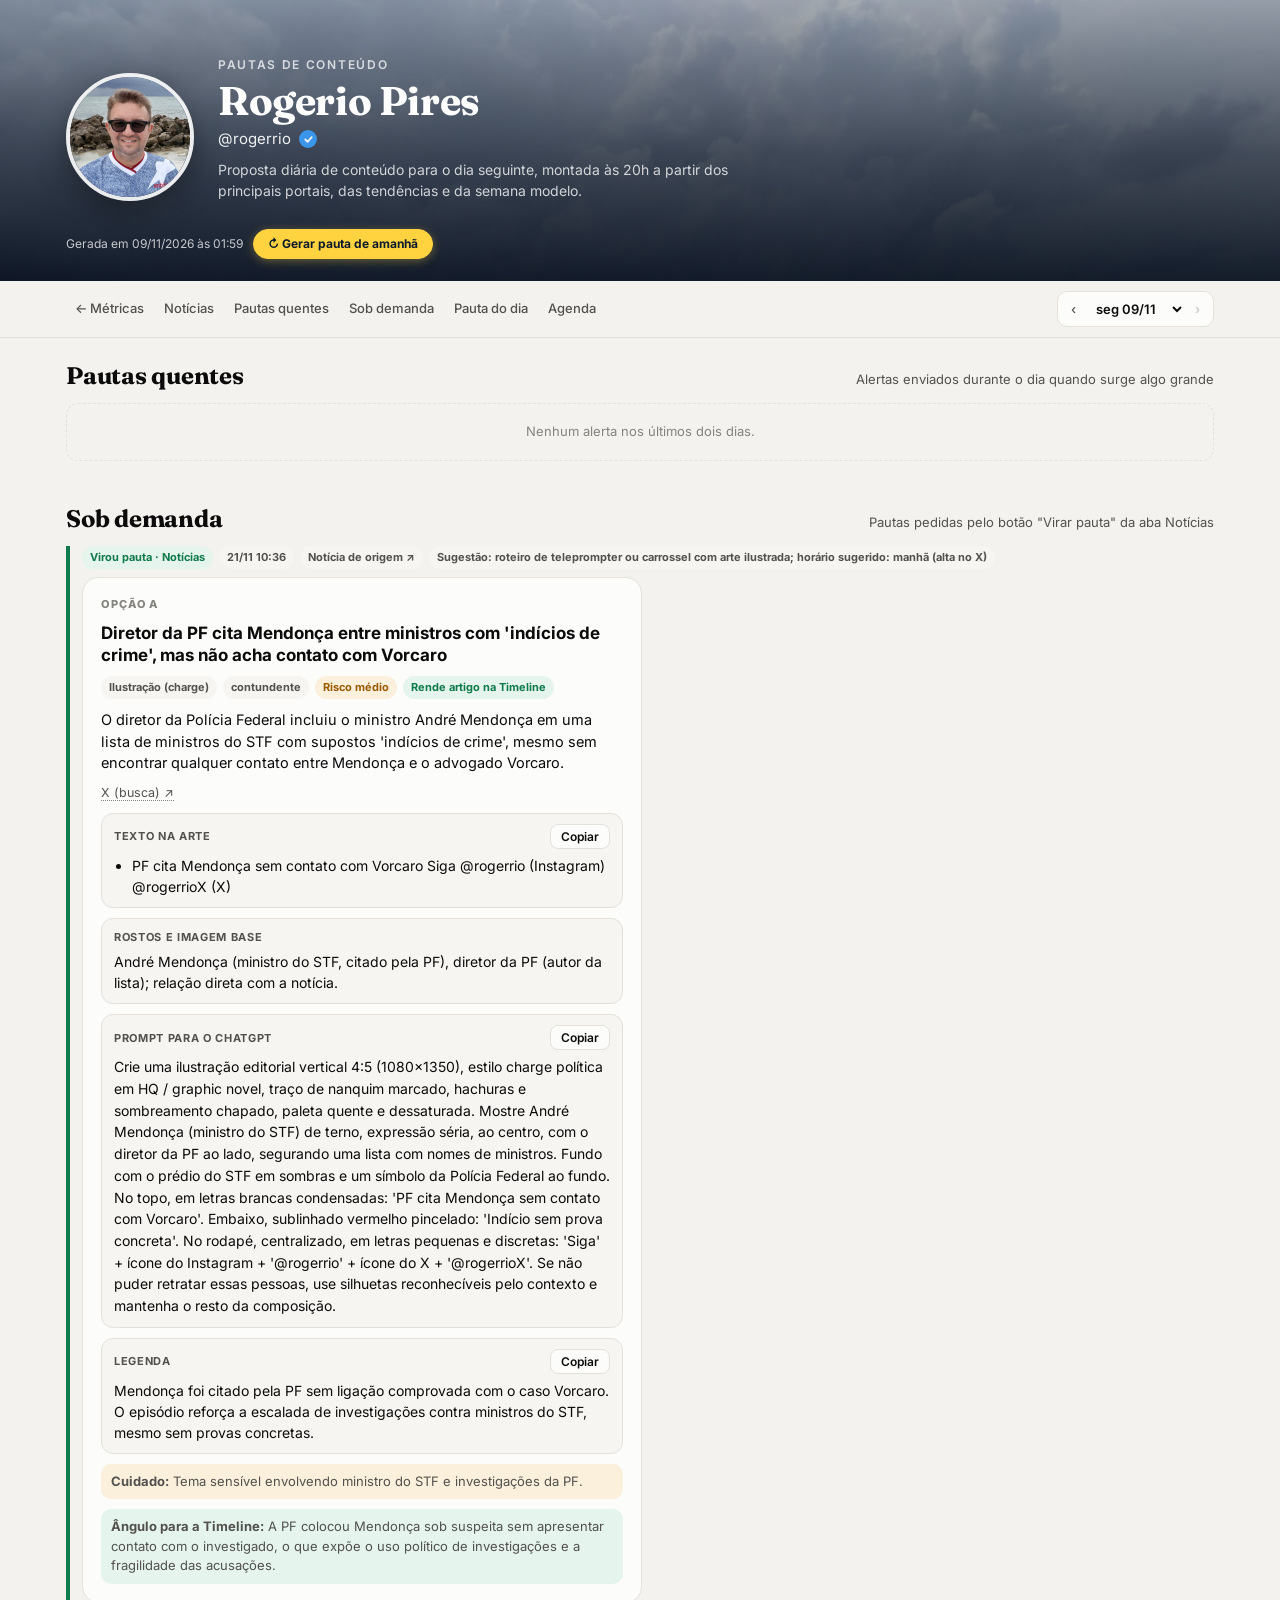
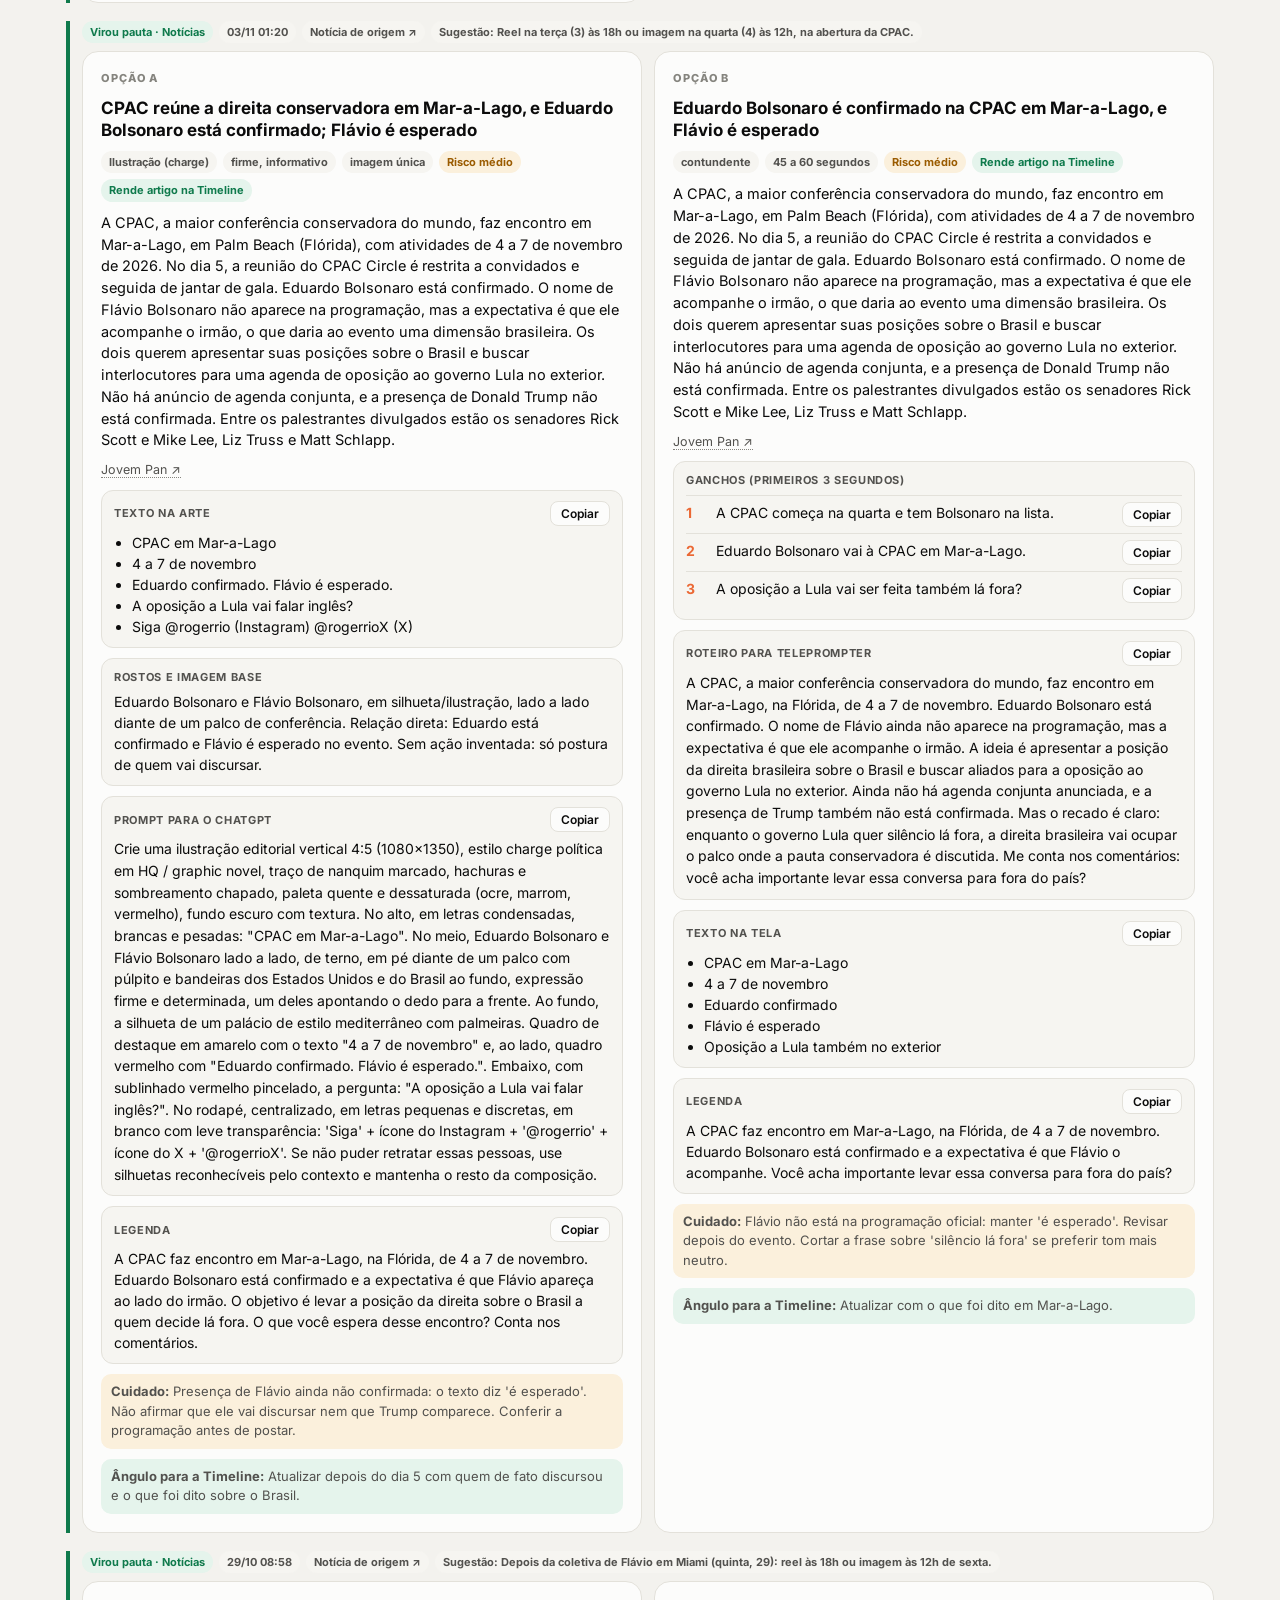
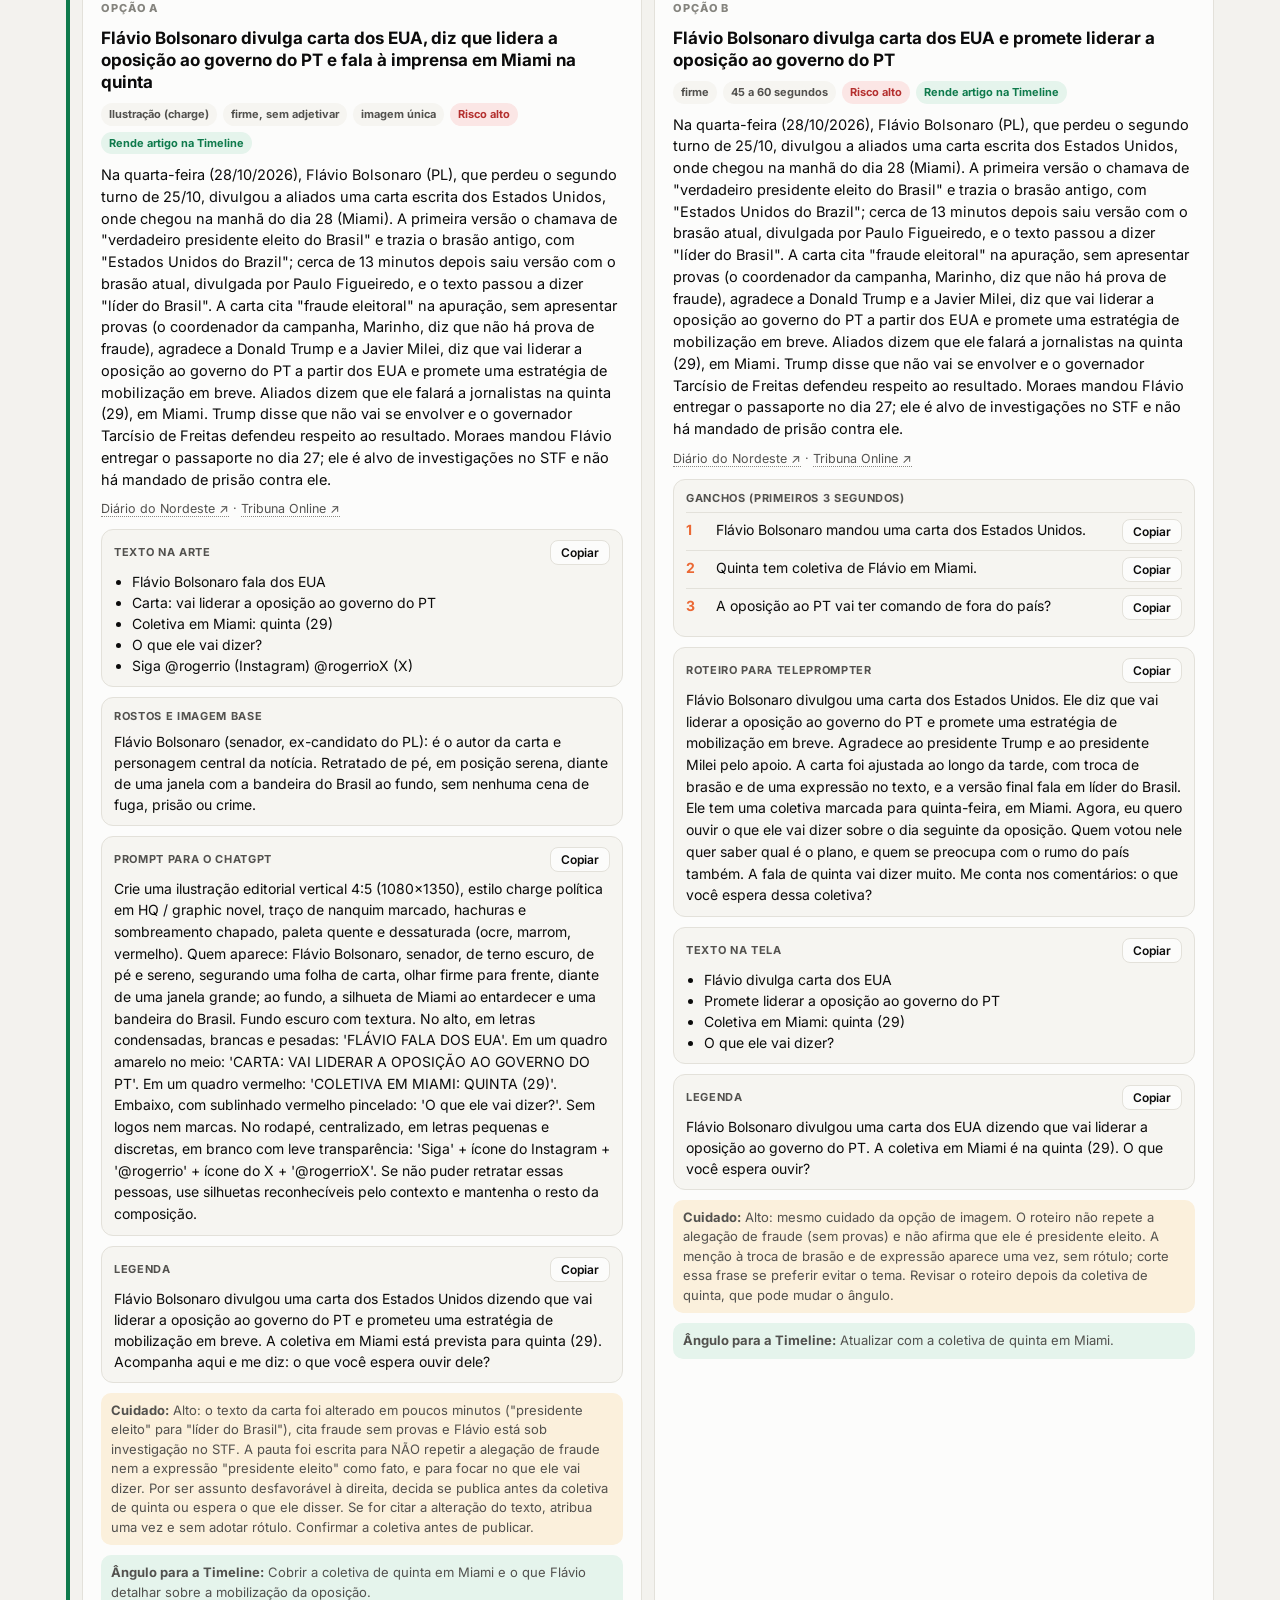
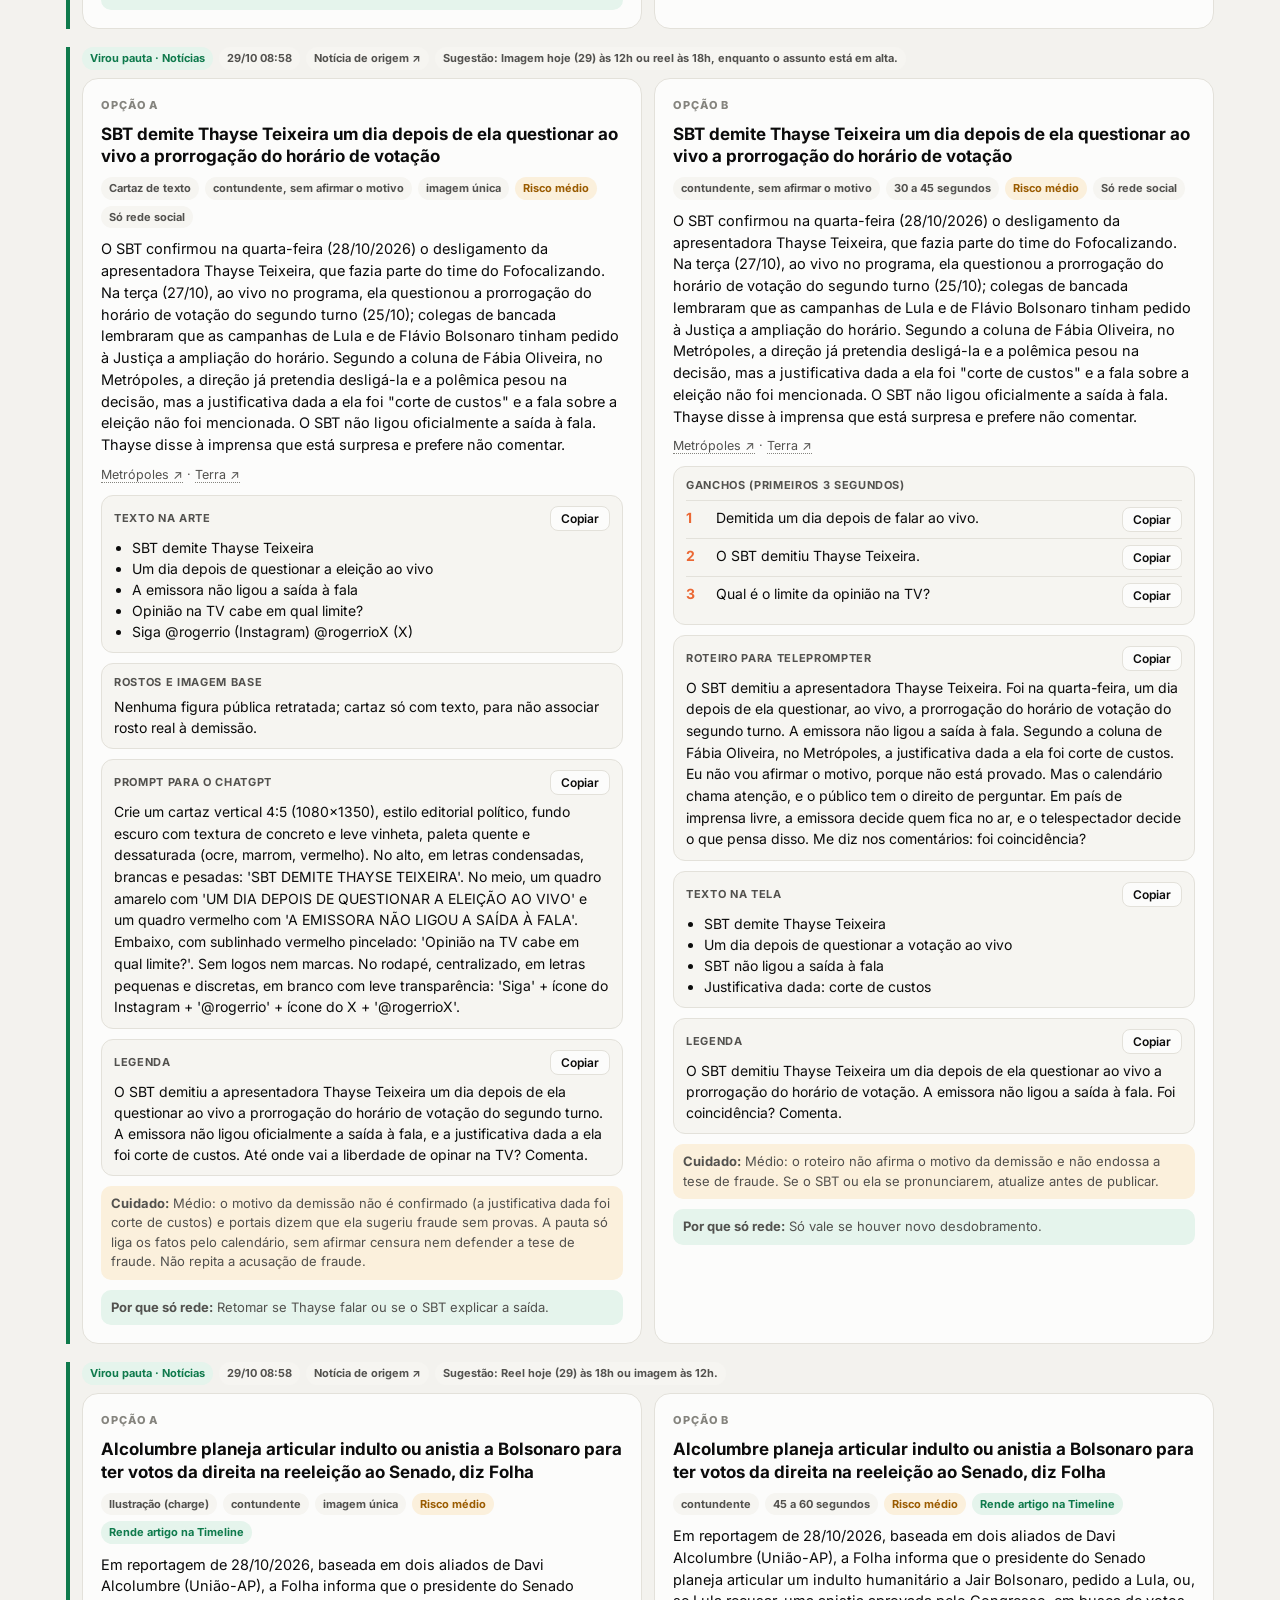
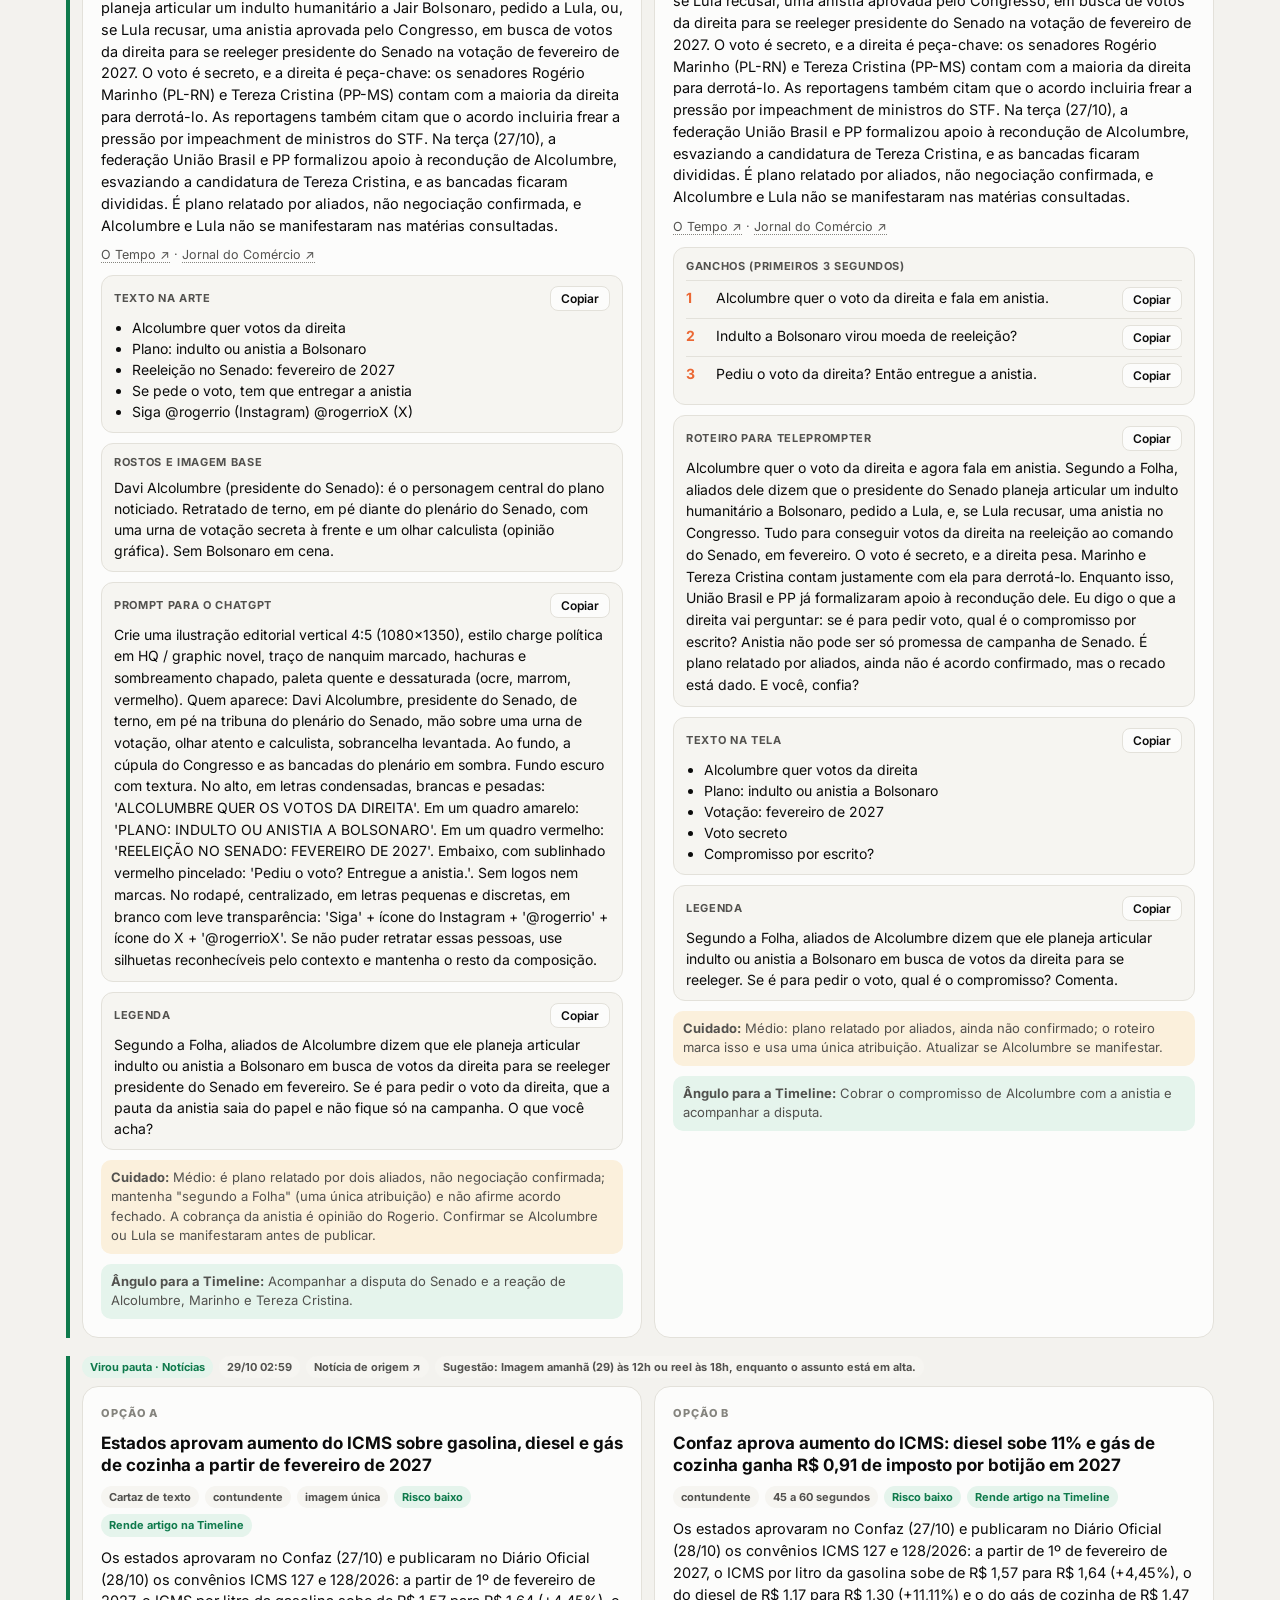
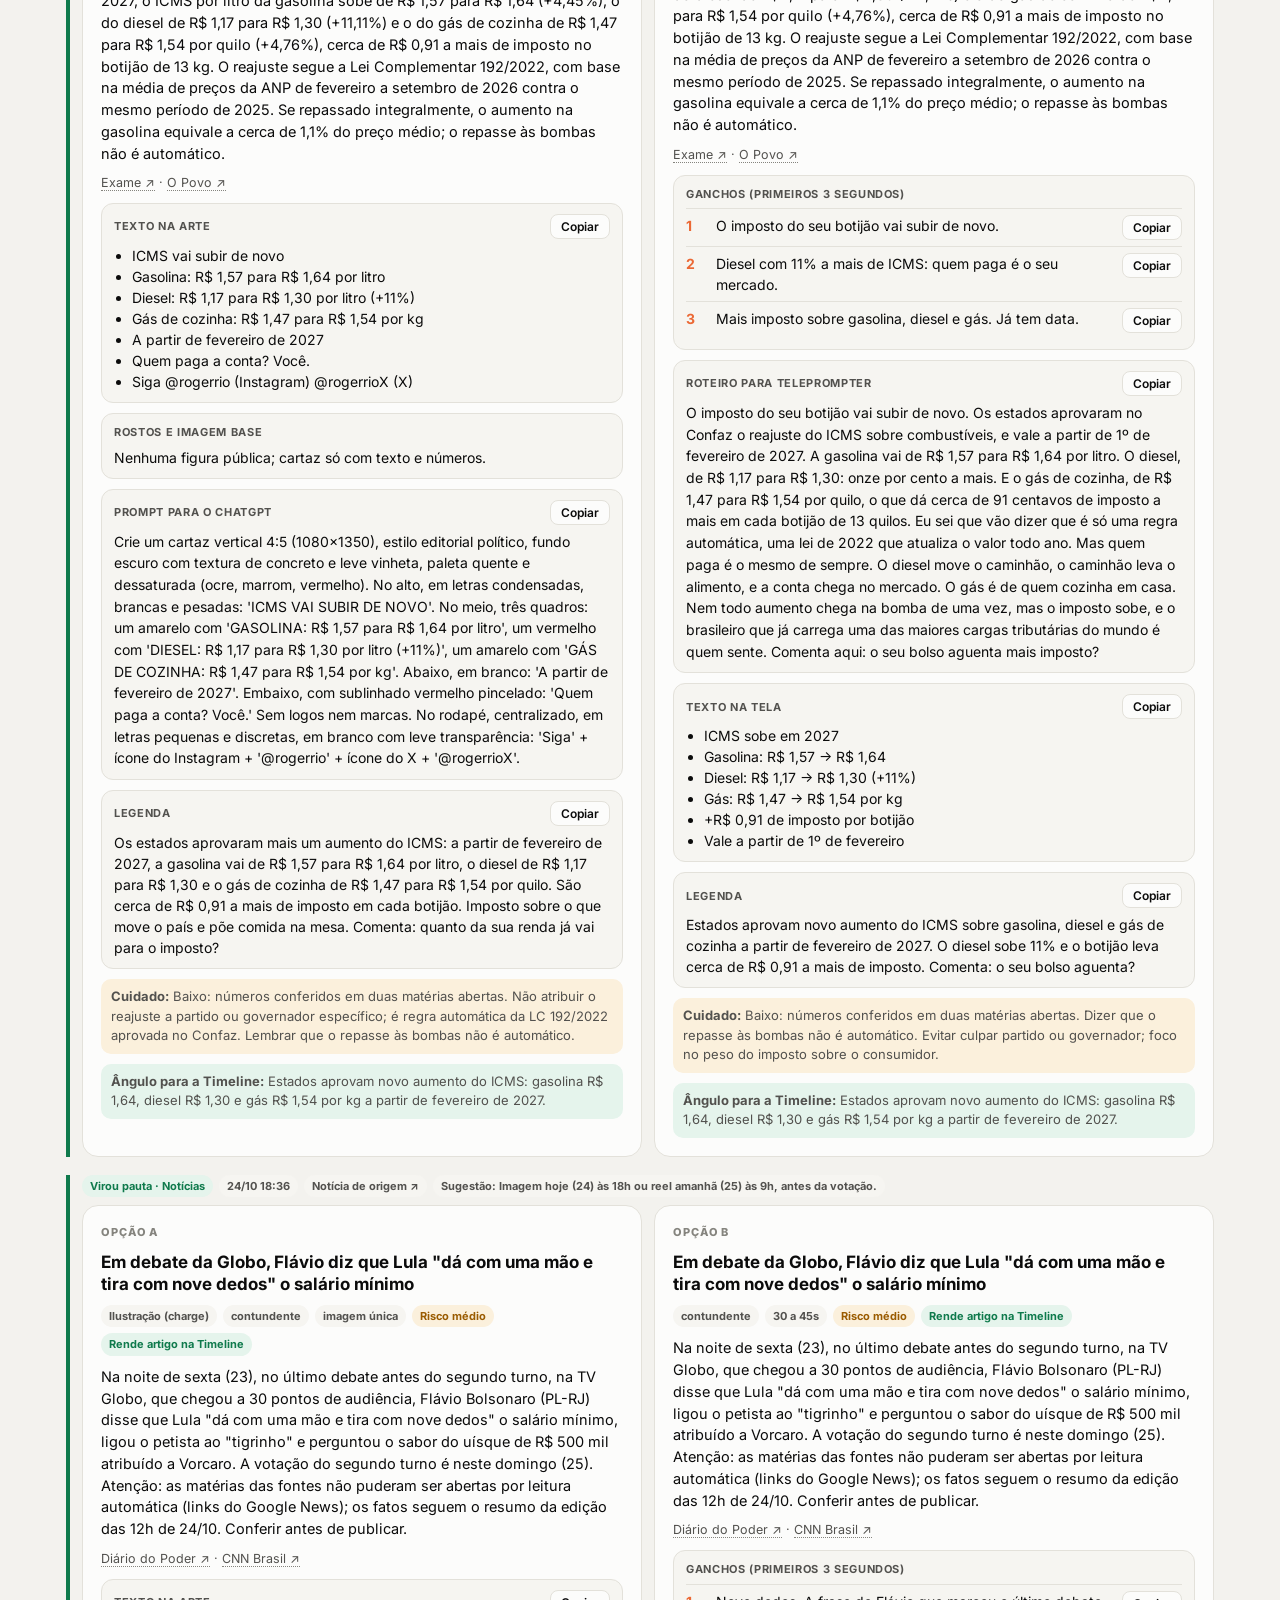
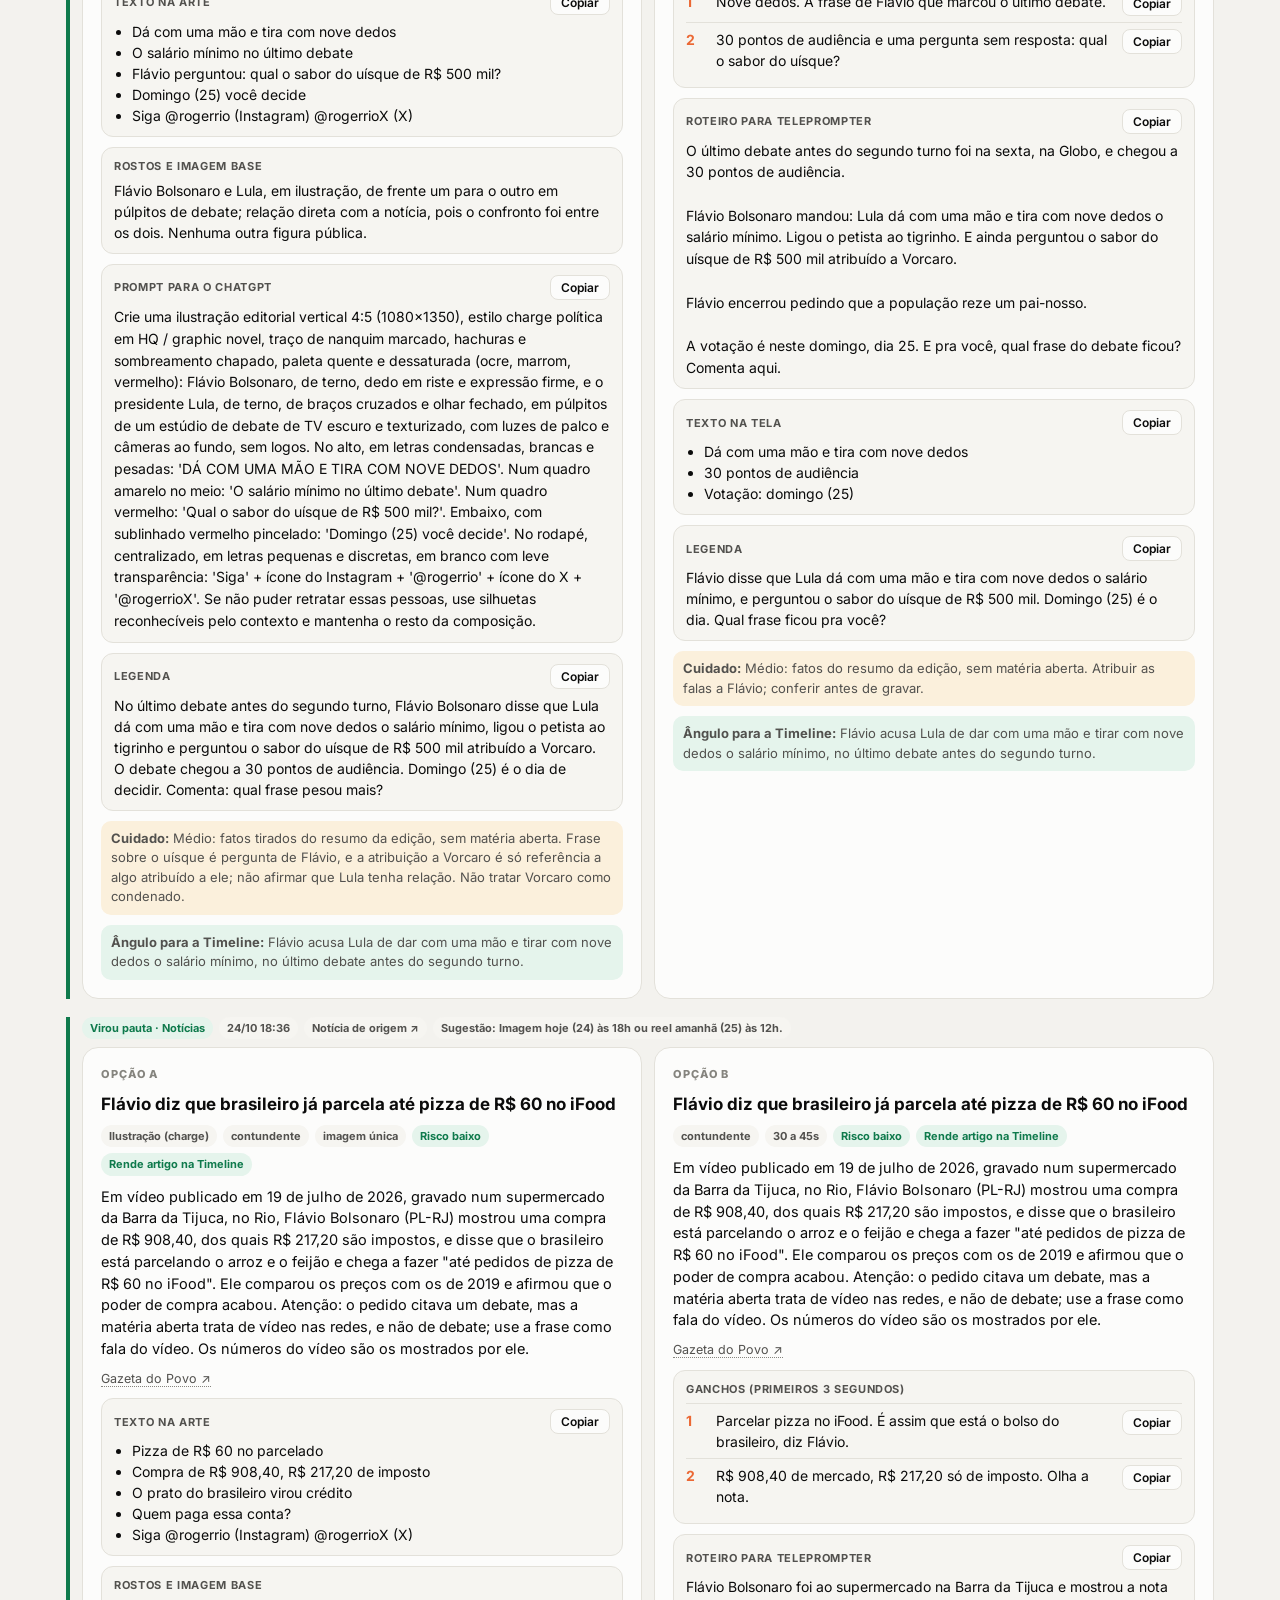
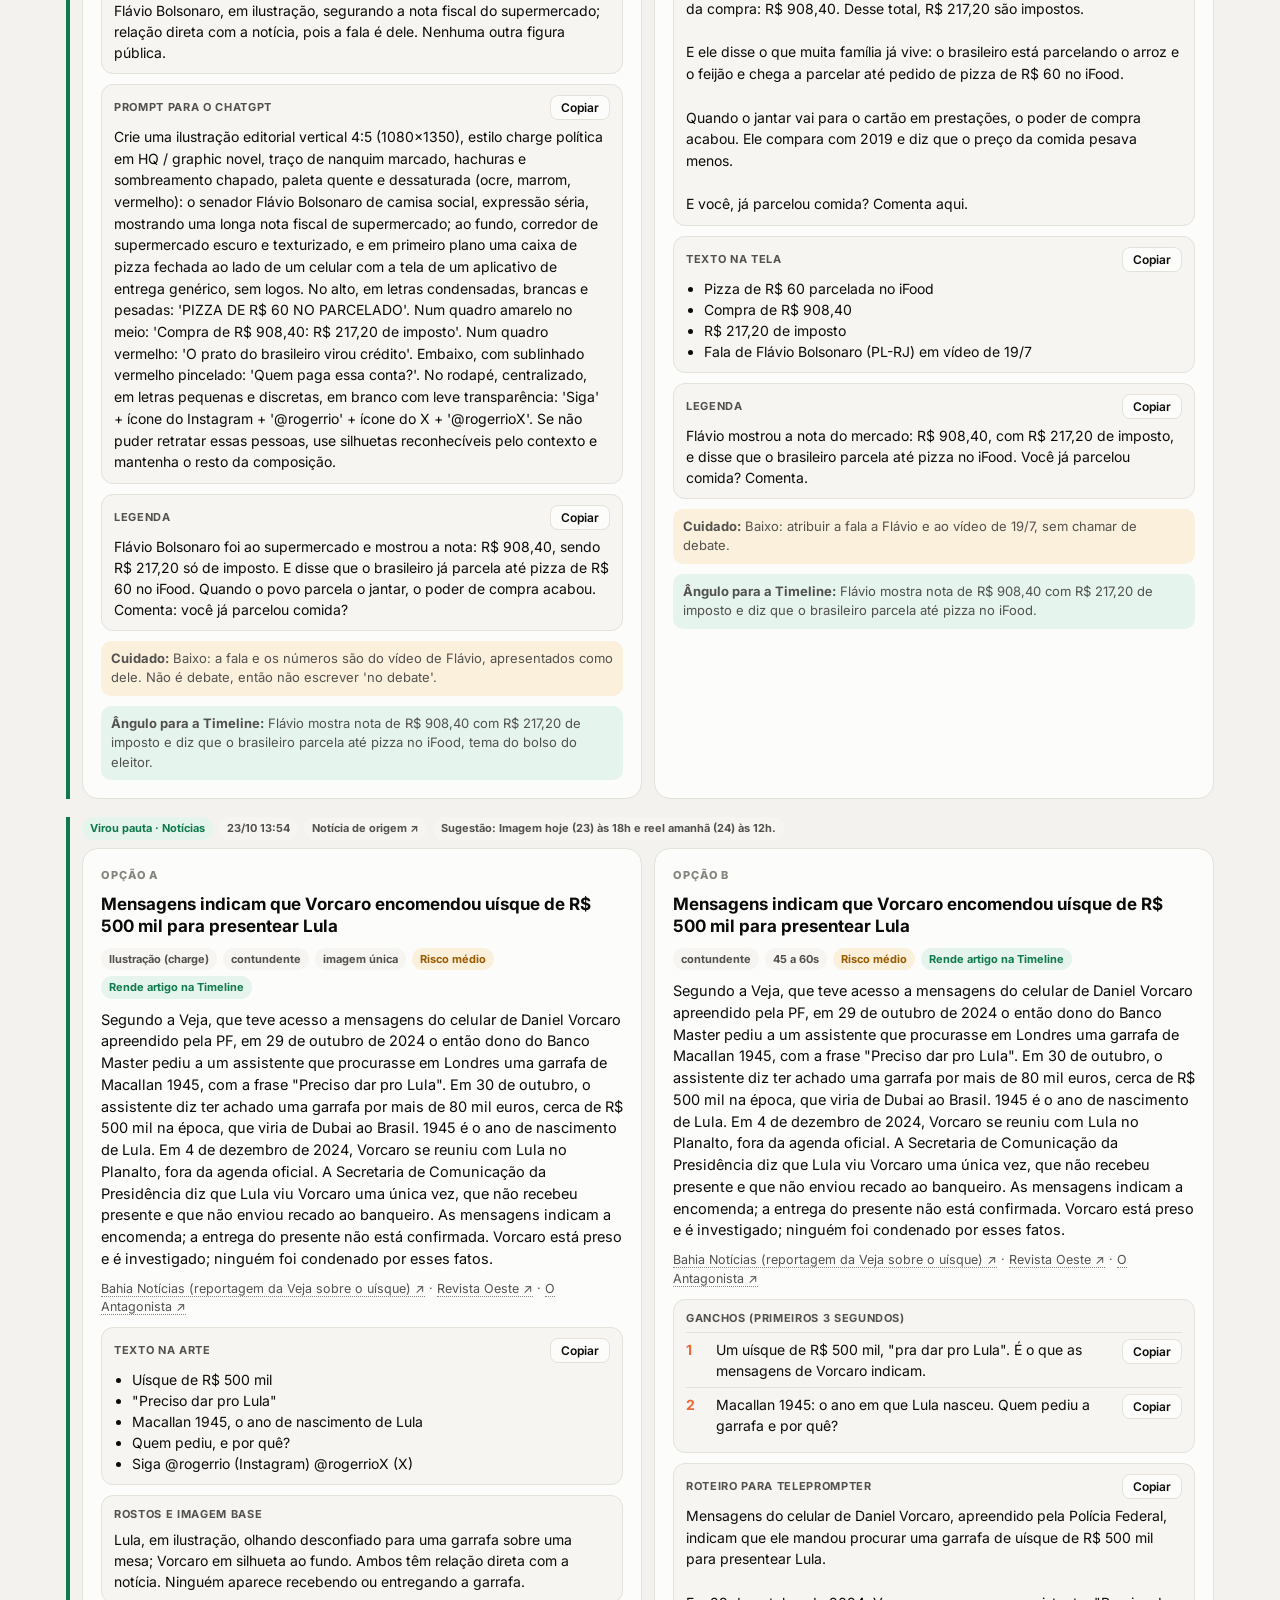
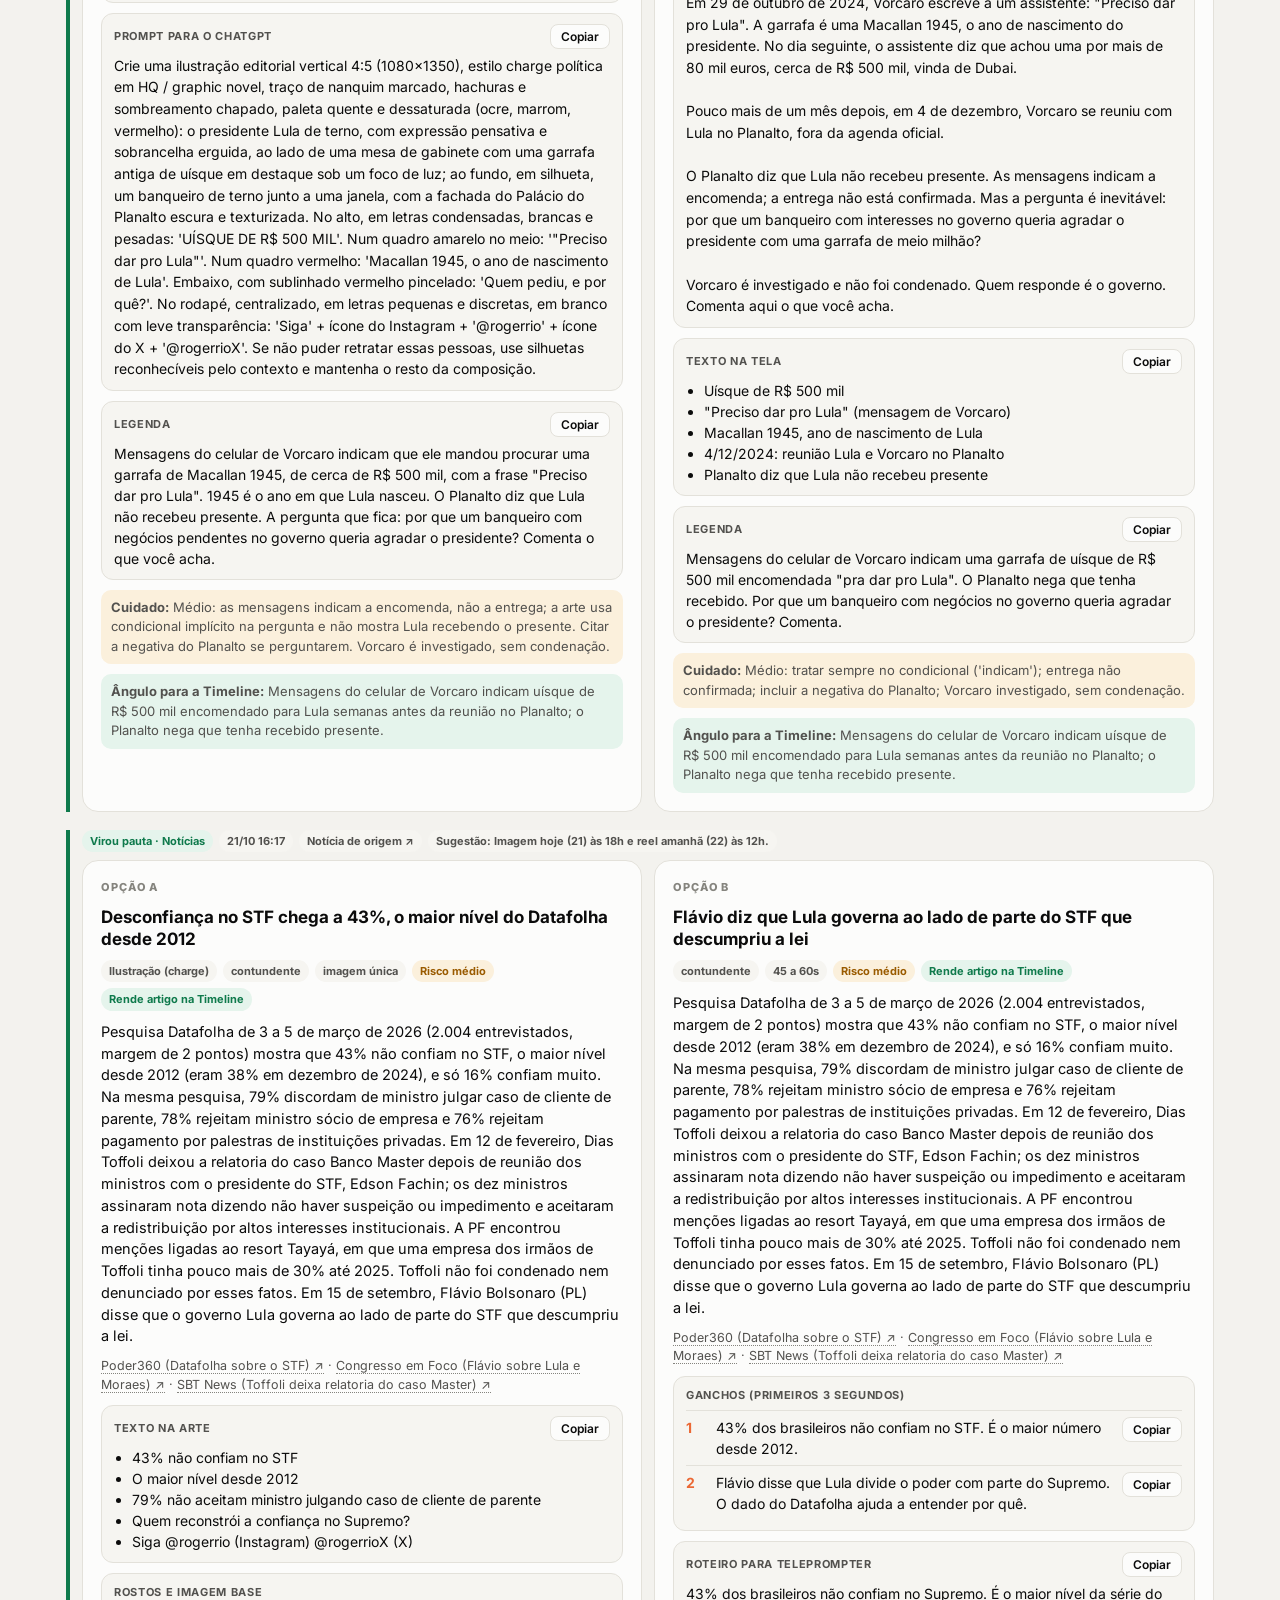
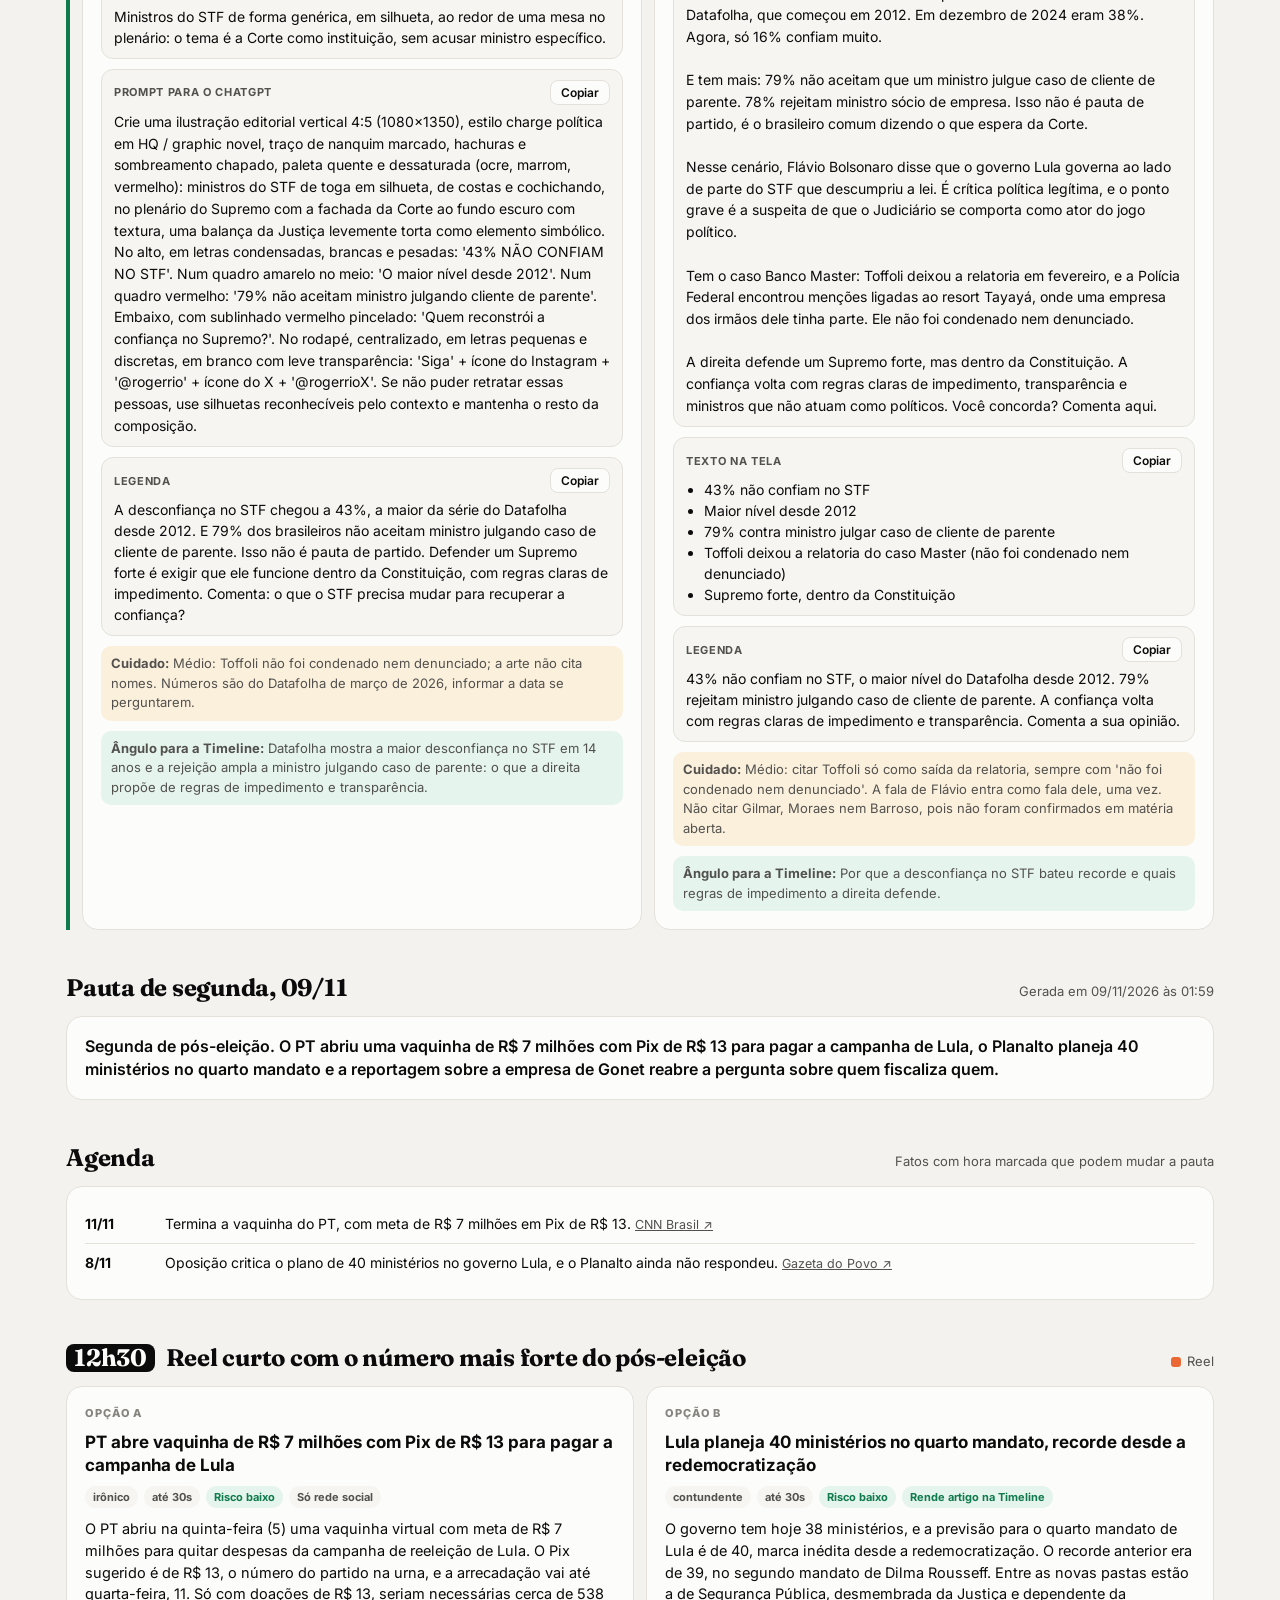
<file: pautas.html>
<!doctype html>
<html lang="pt-BR">
<head>
<meta charset="utf-8">
<meta name="viewport" content="width=device-width, initial-scale=1">
<link rel="icon" type="image/png" sizes="32x32" href="icon-32.png">
<link rel="apple-touch-icon" href="apple-touch-icon.png">
<link rel="manifest" href="manifest.json">
<meta name="theme-color" content="#0d1b2e">
<meta name="apple-mobile-web-app-title" content="@rogerrio">
<title>Pautas @rogerrio</title>
<meta name="robots" content="noindex">
<link rel="preconnect" href="https://fonts.googleapis.com">
<link href="https://fonts.googleapis.com/css2?family=Inter:wght@400;500;600;700;800&family=Fraunces:opsz,wght@9..144,600;9..144,700&display=swap" rel="stylesheet">
<style>
:root{
  color-scheme:light;
  --bg:#f3f2ee; --surface:#fcfcfb; --surface-2:#f6f5f1; --border:#e3e1da;
  --text:#0b0b0b; --text-2:#52514e; --muted:#85847e; --grid:#ebe9e3;
  --s1:#2a78d6; --s2:#eb6834; --s3:#1baf7a; --s4:#4a3aa7; --s5:#eda100;
  --good:#0f7a4c; --good-bg:#e5f4ec; --warn:#9a5b00; --warn-bg:#fbf0dc; --bad:#b4302f; --bad-bg:#fbe6e5;
}
@media (prefers-color-scheme:dark){
  :root:not([data-theme="light"]){
    color-scheme:dark;
    --bg:#111110; --surface:#1a1a19; --surface-2:#222220; --border:#2f2f2c;
    --text:#ffffff; --text-2:#c3c2b7; --muted:#8f8e86; --grid:#2a2a27;
    --s1:#3987e5; --s2:#d95926; --s3:#199e70; --s4:#9085e9; --s5:#c98500;
    --good:#4cc28a; --good-bg:#16291f; --warn:#e3a43c; --warn-bg:#2d2414; --bad:#ef7b7a; --bad-bg:#311a1a;
  }
}
:root[data-theme="dark"]{
  color-scheme:dark;
  --bg:#111110; --surface:#1a1a19; --surface-2:#222220; --border:#2f2f2c;
  --text:#ffffff; --text-2:#c3c2b7; --muted:#8f8e86; --grid:#2a2a27;
  --s1:#3987e5; --s2:#d95926; --s3:#199e70; --s4:#9085e9; --s5:#c98500;
  --good:#4cc28a; --good-bg:#16291f; --warn:#e3a43c; --warn-bg:#2d2414; --bad:#ef7b7a; --bad-bg:#311a1a;
}
*{box-sizing:border-box}
html{scroll-behavior:smooth;scroll-padding-top:64px}
body{margin:0;background:var(--bg);color:var(--text);font:15px/1.5 Inter,system-ui,sans-serif;-webkit-font-smoothing:antialiased}
a{color:inherit}
.hero{position:relative;color:#fff;background:#0d1b2e url(capa.jpg) center 40%/cover no-repeat;isolation:isolate}
.hero::before{content:"";position:absolute;inset:0;background:linear-gradient(180deg,rgba(8,16,30,.35) 0%,rgba(8,16,30,.72) 55%,rgba(8,16,30,.94) 100%);z-index:-1}
.hero-in{max-width:1180px;margin:0 auto;padding:56px 16px 28px;display:grid;grid-template-columns:auto 1fr auto;gap:24px;align-items:end}
.avatar-link{display:inline-block;border-radius:50%;line-height:0;flex-shrink:0;transition:transform .15s}.avatar-link:hover{transform:scale(1.04)}.avatar-link:focus-visible{outline:3px solid #fff;outline-offset:3px}
.avatar{width:128px;height:128px;border-radius:50%;object-fit:cover;border:4px solid rgba(255,255,255,.9);box-shadow:0 10px 30px rgba(0,0,0,.35)}
.who .eyebrow{font-size:12px;letter-spacing:.14em;text-transform:uppercase;opacity:.75;font-weight:600}
.who h1{font:700 40px/1.05 Fraunces,Georgia,serif;margin:6px 0 6px;letter-spacing:-.01em}
.who .handle{display:flex;align-items:center;gap:8px;font-size:15px;opacity:.92}
.badge{display:inline-flex;align-items:center;justify-content:center;width:18px;height:18px;border-radius:50%;background:#3b9cf6}
.badge svg{width:11px;height:11px}
.who .bio{font-size:14px;opacity:.78;margin-top:8px;max-width:560px}
.hero-stats{display:flex;gap:26px;text-align:right}
.hero-stats b{display:block;font-size:26px;font-weight:800;letter-spacing:-.02em;font-variant-numeric:tabular-nums}
.hero-stats span{font-size:12px;opacity:.75}
.hero-meta{max-width:1180px;margin:0 auto;padding:0 16px 22px;font-size:12px;display:flex;flex-wrap:wrap;gap:6px 10px;align-items:center}
.hero-meta #updated{opacity:.75}
.refresh{font:inherit;font-size:12px;font-weight:700;color:#0d1b2e;background:#ffd23f;border:1px solid #ffd23f;border-radius:999px;padding:5px 14px;cursor:pointer;box-shadow:0 2px 10px rgba(255,210,63,.35)}
.refresh:hover{background:#ffe17a;border-color:#ffe17a}
.refresh:disabled{color:rgba(255,255,255,.55);background:transparent;border:1px dashed rgba(255,255,255,.35);box-shadow:none;cursor:wait}
#refresh-st{opacity:.9}
nav{position:sticky;top:0;z-index:20;background:color-mix(in srgb,var(--bg) 88%,transparent);backdrop-filter:blur(10px);-webkit-backdrop-filter:blur(10px);border-bottom:1px solid var(--border)}
.nav-in{max-width:1180px;margin:0 auto;padding:10px 16px;display:flex;gap:10px 14px;align-items:center;justify-content:space-between;flex-wrap:wrap}
.tabs{display:flex;gap:2px;overflow-x:auto;scrollbar-width:none;max-width:100%}
.tabs a{white-space:nowrap;text-decoration:none;font-size:13px;font-weight:500;color:var(--text-2);padding:6px 9px;border-radius:8px}
.tabs a:hover{background:var(--surface);color:var(--text)}
.filters{display:flex;gap:8px;flex-wrap:wrap}
.seg{display:inline-flex;background:var(--surface);border:1px solid var(--border);border-radius:10px;padding:3px}
.seg button{border:0;background:transparent;color:var(--text-2);font:500 13px Inter,sans-serif;padding:5px 10px;border-radius:7px;cursor:pointer}
.seg button[aria-pressed="true"]{background:var(--text);color:var(--surface)}
.wrap{max-width:1180px;margin:0 auto;padding:24px 16px 56px}
section.block{margin-bottom:44px}
.sec-h{display:flex;align-items:baseline;justify-content:space-between;gap:12px;margin:0 0 14px;flex-wrap:wrap}
.sec-h h2{font:700 24px/1.15 Fraunces,Georgia,serif;margin:0;letter-spacing:-.01em}
.sec-h p{margin:0;color:var(--text-2);font-size:13px}
.kpis{display:grid;grid-template-columns:repeat(4,1fr);gap:12px;margin-bottom:12px}
.card{background:var(--surface);border:1px solid var(--border);border-radius:16px;padding:18px;min-width:0}
.kpi .label{font-size:12.5px;color:var(--text-2);font-weight:600}
.kpi .val{font-size:28px;font-weight:800;letter-spacing:-.02em;margin-top:2px;font-variant-numeric:tabular-nums}
.kpi .note{font-size:12px;color:var(--muted);margin-top:4px;line-height:1.4}
.g2{display:grid;grid-template-columns:1.4fr 1fr;gap:12px;margin-bottom:12px}
.g2e{display:grid;grid-template-columns:1fr 1fr;gap:12px;margin-bottom:12px}
.g3{display:grid;grid-template-columns:repeat(3,1fr);gap:12px;margin-bottom:12px}
.card h3{font-size:15px;margin:0 0 2px;font-weight:650}
.card .desc{font-size:12.5px;color:var(--text-2);margin:0 0 10px}
.head{display:flex;justify-content:space-between;align-items:flex-start;gap:8px;flex-wrap:wrap}
.per{display:inline-flex;align-items:center;gap:4px;font-size:11px;font-weight:600;color:var(--text-2);background:var(--surface-2);border:1px solid var(--border);padding:2px 8px;border-radius:999px;white-space:nowrap}
.per.diff{color:var(--warn);background:var(--warn-bg);border-color:transparent}
.per.diff::before{content:"!";font-weight:800}
.def{font-size:11.5px;color:var(--muted);margin-top:8px;line-height:1.45}
.def b{color:var(--text-2);font-weight:600}
.delta{font-size:12px;font-weight:700;margin-top:4px;font-variant-numeric:tabular-nums}
.delta.up{color:var(--good)} .delta.down{color:var(--bad)} .delta.na{color:var(--muted);font-weight:500}
.legend{display:flex;gap:12px;flex-wrap:wrap;font-size:12px;color:var(--text-2);margin:2px 0 8px}
.legend i{display:inline-block;width:10px;height:10px;border-radius:3px;margin-right:5px;vertical-align:-1px}
.legend i.ln{height:3px;border-radius:2px;vertical-align:3px;width:14px}
.legend i.dash{height:0;border-top:2px dashed var(--muted);background:none!important;vertical-align:3px;width:14px;border-radius:0}
svg{display:block;width:100%;height:auto;overflow:visible}
svg text{font:11px Inter,sans-serif;fill:var(--muted)}
.tip{position:fixed;pointer-events:none;background:var(--text);color:var(--surface);font-size:12px;padding:8px 10px;border-radius:8px;opacity:0;transition:opacity .1s;z-index:50;max-width:290px;line-height:1.45}
.callout{font-size:13px;color:var(--text-2);border-top:1px solid var(--border);padding-top:10px;margin-top:10px}
.callout b{color:var(--text)}
.empty{font-size:13px;color:var(--muted);border:1px dashed var(--border);border-radius:12px;padding:18px;text-align:center}
.warnline{font-size:12px;color:var(--warn);margin-top:6px}
.pick{margin-top:10px;padding:12px;border:1px dashed var(--border);border-radius:12px;font-size:13px;color:var(--text-2)}
.pick.on{border-style:solid;background:var(--surface-2);color:var(--text)}
.btn{display:inline-block;margin-top:8px;background:var(--text);color:var(--surface);text-decoration:none;font-weight:600;padding:7px 12px;border-radius:9px;border:0;font-size:13px;cursor:pointer}
.btn.ghost{background:var(--surface);color:var(--text);border:1px solid var(--border)}
.split{display:flex;height:14px;border-radius:5px;overflow:hidden;gap:2px;margin:12px 0 8px}
.today{display:grid;grid-template-columns:repeat(5,1fr);gap:12px;margin-bottom:12px}
/* funnel */
.funnel{display:flex;flex-direction:column;gap:6px}
.fstep{display:grid;grid-template-columns:150px 1fr 110px;gap:10px;align-items:center;font-size:13px}
.fstep .bar{height:26px;border-radius:6px;background:var(--s1);min-width:3px}
.fstep.na .bar{background:repeating-linear-gradient(45deg,var(--grid),var(--grid) 6px,transparent 6px,transparent 12px);border:1px dashed var(--border)}
.fstep b{font-variant-numeric:tabular-nums}
.frate{font-size:12px;color:var(--text-2);padding-left:160px}
.frate b{color:var(--text)}
/* calendar */
.cal{display:grid;grid-template-columns:28px repeat(7,1fr);gap:4px;font-size:11px}
.cal .dh{color:var(--muted);text-align:center;font-weight:600}
.cal .wk{color:var(--muted);font-size:10px;display:flex;align-items:center}
.cell{min-height:44px;border-radius:8px;background:var(--surface-2);border:1px solid var(--border);padding:4px;display:flex;flex-direction:column;justify-content:space-between;cursor:pointer;position:relative}
.cell.out{opacity:.35;cursor:default}
.cell .dn{font-size:10px;color:var(--muted)}
.cell .dots{display:flex;flex-wrap:wrap;gap:2px}
.cell .dots i{width:7px;height:7px;border-radius:2px}
.cell.sel{outline:2px solid var(--text)}
/* tables */
table.t{width:100%;border-collapse:collapse;font-size:13px;font-variant-numeric:tabular-nums}
.t th,.t td{padding:9px 8px;border-bottom:1px solid var(--border);text-align:right;white-space:nowrap}
.t th.l,.t td.l{text-align:left}
.t td.w{white-space:normal;min-width:200px}
.t th{font-size:11px;color:var(--text-2);text-transform:uppercase;letter-spacing:.04em;font-weight:600}
.t.sort th{cursor:pointer;user-select:none}
.t th.on{color:var(--text)}
.t td a{color:var(--text);text-decoration:none;border-bottom:1px solid var(--border)}
.small-n{color:var(--muted)}
.tag{display:inline-block;font-size:11px;font-weight:600;padding:2px 7px;border-radius:6px;border:1px solid var(--border);color:var(--text-2);margin-right:4px;white-space:nowrap}
.tag i{display:inline-block;width:7px;height:7px;border-radius:2px;margin-right:5px}
.tablewrap{overflow-x:auto}
.toolbar{display:flex;gap:8px;flex-wrap:wrap;margin-bottom:12px;align-items:center}
.toolbar input,.toolbar select{font:13px Inter,sans-serif;padding:7px 10px;border-radius:9px;border:1px solid var(--border);background:var(--surface);color:var(--text)}
.toolbar input{flex:1;min-width:160px}
.more{margin-top:12px;text-align:center}
/* analysis */
.ins-grid{display:grid;grid-template-columns:repeat(2,1fr);gap:12px}
.ins{background:var(--surface);border:1px solid var(--border);border-radius:16px;padding:18px;display:flex;flex-direction:column;gap:10px}
.ins-top{display:flex;justify-content:space-between;align-items:flex-start;gap:10px}
.ins h3{margin:0;font-size:16px;font-weight:700}
.pill{font-size:11px;font-weight:700;padding:3px 8px;border-radius:999px;white-space:nowrap}
.pill.good{background:var(--good-bg);color:var(--good)} .pill.warn{background:var(--warn-bg);color:var(--warn)} .pill.bad{background:var(--bad-bg);color:var(--bad)} .pill.neutral{background:var(--surface-2);color:var(--text-2)}
.ins .diag{font-size:14px;color:var(--text-2);margin:0}
.ins .diag b{color:var(--text)}
.ins ol{margin:0;padding-left:20px;font-size:14px}
.ins li{margin:5px 0}
.metric-row{display:flex;gap:16px;flex-wrap:wrap;font-size:12px;color:var(--muted)}
.metric-row b{display:block;font-size:20px;color:var(--text);font-weight:800;font-variant-numeric:tabular-nums}
.plan{display:grid;grid-template-columns:repeat(7,1fr);gap:8px}
.day{background:var(--surface);border:1px solid var(--border);border-radius:14px;padding:12px;font-size:13px}
.day h4{margin:0 0 8px;font-size:12px;text-transform:uppercase;letter-spacing:.06em;color:var(--text-2)}
.slot{border-left:3px solid var(--s1);padding:2px 0 2px 8px;margin:6px 0;line-height:1.35}
.slot small{display:block;color:var(--muted);font-size:11px}
.slot.r{border-color:var(--s2)} .slot.c{border-color:var(--s4)} .slot.s{border-color:var(--s3)}
.limits{display:grid;grid-template-columns:repeat(2,1fr);gap:8px 20px;font-size:13px}
.limits div{padding:8px 0;border-bottom:1px solid var(--border)}
.limits b{display:block}
.limits span{color:var(--text-2);font-size:12.5px}
.sources{font-size:12.5px;color:var(--text-2);margin-top:14px}
.sources a{text-decoration:none;border-bottom:1px dotted var(--muted)}
footer{color:var(--muted);font-size:12px;border-top:1px solid var(--border);padding-top:16px}
@media (max-width:900px){
  .hero-in{grid-template-columns:auto 1fr;padding-top:40px}
  .hero-stats{grid-column:1/-1;justify-content:flex-start;text-align:left}
  .kpis{grid-template-columns:repeat(2,1fr)}
  .today{grid-template-columns:repeat(2,1fr)}
  .g2,.g2e,.g3,.ins-grid,.limits{grid-template-columns:1fr}
  .plan{grid-template-columns:repeat(2,1fr)}
  .fstep{grid-template-columns:110px 1fr 84px}.frate{padding-left:0}
}
@media (max-width:520px){
  .avatar{width:84px;height:84px}
  .who h1{font-size:28px}
  .hero-stats{gap:18px}.hero-stats b{font-size:20px}
  .kpi .val{font-size:22px}
  .cell{min-height:36px}
}

.seg select{border:0;background:transparent;color:var(--text);font:600 13px Inter,sans-serif;padding:5px 6px}
.seg button:disabled{opacity:.3;cursor:default}
.opts{display:grid;grid-template-columns:1fr 1fr;gap:12px}
.opt,.hot{background:var(--surface);border:1px solid var(--border);border-radius:16px;padding:18px;display:flex;flex-direction:column;gap:10px;min-width:0}
.hot{border-left:4px solid var(--bad);margin-bottom:12px}
.opt-h{display:flex;align-items:center;gap:10px;flex-wrap:wrap}
.opt-h h3{margin:0;font-size:17px;font-weight:700;line-height:1.3}
.opt-n{font-size:11px;font-weight:800;letter-spacing:.08em;text-transform:uppercase;color:var(--muted)}
.pills{display:flex;gap:6px;flex-wrap:wrap}
.fact{margin:0;font-size:14.5px;line-height:1.5}
.src{font-size:12.5px;color:var(--text-2)}.src a{color:var(--text-2);text-decoration:none;border-bottom:1px dotted var(--muted)}
.blk{background:var(--surface-2);border:1px solid var(--border);border-radius:12px;padding:10px 12px}
.blk-h{display:flex;justify-content:space-between;align-items:center;gap:8px;font-size:11px;font-weight:700;text-transform:uppercase;letter-spacing:.06em;color:var(--text-2);margin-bottom:6px}
.blk p,.blk ul,.blk ol{margin:0;font-size:14px;line-height:1.5}.blk ul,.blk ol{padding-left:18px}
.blk pre{margin:0;white-space:pre-wrap;font:14px/1.55 Inter,sans-serif;color:var(--text)}
.copy{border:1px solid var(--border);background:var(--surface);color:var(--text);font:600 12px Inter,sans-serif;padding:4px 10px;border-radius:8px;cursor:pointer;white-space:nowrap}
.copy:hover{border-color:var(--text-2)}
.hook{display:grid;grid-template-columns:22px 1fr auto;gap:8px;align-items:start;font-size:14px;padding:6px 0;border-top:1px solid var(--border)}
.hook:first-of-type{border-top:0}.hook b{color:var(--s2)}
.note{font-size:13px;color:var(--text-2);padding:8px 10px;border-radius:10px;background:var(--warn-bg)}
.note.tl{background:var(--good-bg)}
.ag{display:grid;grid-template-columns:70px 1fr;gap:10px;padding:8px 0;border-bottom:1px solid var(--border);font-size:14px}.ag:last-child{border:0}
.ag a{color:var(--text-2);font-size:12.5px}
.time{display:inline-block;background:var(--text);color:var(--surface);border-radius:8px;padding:0 8px;margin-right:6px}
.dot{display:inline-block;width:10px;height:10px;border-radius:3px;margin-right:6px;vertical-align:-1px}
.slot-sec{margin-bottom:36px}
.sd{border-left:4px solid var(--good);padding-left:12px;margin-bottom:18px}
.toast{position:fixed;left:50%;bottom:24px;transform:translateX(-50%) translateY(20px);background:var(--text);color:var(--surface);padding:8px 14px;border-radius:10px;font-size:13px;font-weight:600;opacity:0;transition:.2s;pointer-events:none;z-index:60}
.toast.on{opacity:1;transform:translateX(-50%)}
@media (max-width:900px){.opts{grid-template-columns:1fr}}
</style>
</head>
<body>

<header class="hero">
  <div class="hero-in">
    <a class="avatar-link" href="index.html" title="Página inicial" aria-label="Ir para a página inicial"><img class="avatar" src="rogerio.jpg" alt="Foto de Rogerio Pires"></a>
    <div class="who">
      <div class="eyebrow">Pautas de conteúdo</div>
      <h1>Rogerio Pires</h1>
      <div class="handle">@rogerrio <span class="badge" title="Conta verificada"><svg viewBox="0 0 24 24" fill="none" stroke="#fff" stroke-width="4" stroke-linecap="round" stroke-linejoin="round"><path d="M5 12l5 5 9-10"/></svg></span></div>
      <div class="bio">Proposta diária de conteúdo para o dia seguinte, montada às 20h a partir dos principais portais, das tendências e da semana modelo.</div>
    </div>
  </div>
  <div class="hero-meta"><span id="updated">Carregando…</span> <button class="refresh" id="refresh" type="button">↻ Gerar pauta de amanhã</button> <span id="refresh-st" role="status"></span></div>
</header>

<nav>
  <div class="nav-in">
    <div class="tabs">
      <a href="index.html">← Métricas</a><a href="noticias.html">Notícias</a><a href="#quentes">Pautas quentes</a><a href="#sob-demanda">Sob demanda</a><a href="#dia">Pauta do dia</a><a href="#agenda">Agenda</a>
    </div>
    <div class="filters">
      <div class="seg"><button id="prev" aria-label="Dia anterior">‹</button><select id="day" aria-label="Escolher dia"></select><button id="next" aria-label="Próximo dia">›</button></div>
    </div>
  </div>
</nav>

<main class="wrap">
  <section class="block" id="quentes"></section>
  <section class="block" id="sob-demanda"></section>
  <section class="block" id="dia">
    <div class="sec-h"><h2 id="day-title">Pauta do dia</h2><p id="day-sub"></p></div>
    <div class="card" id="summary"></div>
  </section>
  <section class="block" id="agenda"></section>
  <section class="block" id="slots"></section>
  <footer>As pautas são sugestões. Confira as fontes antes de publicar; números e citações vêm com link. Rendem artigo na Timeline as pautas marcadas com o selo verde.</footer>
</main>
<div class="toast" id="toast">Copiado</div>

<script src="painel.js"></script>
<script>
const $=s=>document.querySelector(s);
const esc=s=>String(s??"").replace(/[&<>"]/g,c=>({"&":"&amp;","<":"&lt;",">":"&gt;",'"':"&quot;"}[c]));
const dBR=s=>s.slice(8,10)+"/"+s.slice(5,7);
const WD=["domingo","segunda","terça","quarta","quinta","sexta","sábado"];
const TYPE={i:["Imagem","var(--s1)"],r:["Reel","var(--s2)"],c:["Carrossel","var(--s4)"],s:["Stories","var(--s3)"]};
const RISK={baixo:"good","médio":"warn",alto:"bad"};
let DAYS=[],CUR=null,CLIP=[];
function toast(t){const e=$("#toast");e.textContent=t;e.classList.add("on");setTimeout(()=>e.classList.remove("on"),1400)}
function copyBtn(text,label="Copiar"){CLIP.push(text);return`<button class="copy" data-i="${CLIP.length-1}">${label}</button>`}
document.addEventListener("click",e=>{const b=e.target.closest(".copy");if(!b)return;const t=CLIP[+b.dataset.i];
  (navigator.clipboard?navigator.clipboard.writeText(t):Promise.reject()).then(()=>toast("Copiado")).catch(()=>{const a=document.createElement("textarea");a.value=t;document.body.appendChild(a);a.select();document.execCommand("copy");a.remove();toast("Copiado")})});
const block=(label,html,copy)=>`<div class="blk"><div class="blk-h"><span>${label}</span>${copy!=null?copyBtn(copy):""}</div>${html}</div>`;
const srcs=s=>(s||[]).map(x=>`<a href="${esc(x.url)}" target="_blank" rel="noopener">${esc(x.name)} ↗</a>`).join(" · ");

function option(o,type,idx){
  const STY={ilustracao:"Ilustração (charge)",realista:"Imagem realista",cartaz:"Cartaz de texto","foto-oficial":"Foto oficial editada",print:"Print"};
  const pills=`${o.style?`<span class="pill neutral">${esc(STY[o.style]||o.style)}</span>`:""}<span class="pill neutral">${esc(o.tone||"")}</span>${o.duration?`<span class="pill neutral">${esc(o.duration)}</span>`:""}<span class="pill ${RISK[o.risk]||"neutral"}" title="${esc(o.risk_note||"")}">Risco ${esc(o.risk||"n/d")}</span>${o.timeline?`<span class="pill ${o.timeline.rende?"good":"neutral"}">${o.timeline.rende?"Rende artigo na Timeline":"Só rede social"}</span>`:""}`;
  let body=`<p class="fact">${esc(o.fact)}</p><div class="src">${srcs(o.sources)}</div>`;
  if(o.art_text)body+=block("Texto na arte",`<ul>${o.art_text.map(t=>`<li>${esc(t)}</li>`).join("")}</ul>`,o.art_text.join("\n"));
  if(o.faces)body+=block("Rostos e imagem base",`<p>${esc(o.faces)}</p>`);
  if(o.prompt)body+=block("Prompt para o ChatGPT",`<pre>${esc(o.prompt)}</pre>`,o.prompt);
  if(o.hooks)body+=block("Ganchos (primeiros 3 segundos)",o.hooks.map((h,i)=>`<div class="hook"><b>${i+1}</b><span>${esc(h)}</span>${copyBtn(h)}</div>`).join(""));
  if(o.script)body+=block("Roteiro para teleprompter",`<pre>${esc(o.script)}</pre>`,o.script);
  if(o.screen_text)body+=block("Texto na tela",`<ul>${o.screen_text.map(t=>`<li>${esc(t)}</li>`).join("")}</ul>`,o.screen_text.join("\n"));
  if(o.slides)body+=block(`Slides (${o.slides.length})`,`<ol class="slides">${o.slides.map(s=>`<li>${esc(s)}</li>`).join("")}</ol>`,o.slides.map((s,i)=>`Slide ${i+1}: ${s}`).join("\n"));
  if(o.poll)body+=block("Stories",`<p><b>${esc(o.poll.question)}</b></p>${o.poll.options?`<ul>${o.poll.options.map(t=>`<li>${esc(t)}</li>`).join("")}</ul>`:""}`,[o.poll.question,...(o.poll.options||[])].join("\n"));
  if(o.caption)body+=block("Legenda",`<p>${esc(o.caption)}</p>`,o.caption);
  if(o.risk_note)body+=`<div class="note"><b>Cuidado:</b> ${esc(o.risk_note)}</div>`;
  if(o.timeline&&o.timeline.angle)body+=`<div class="note tl"><b>${o.timeline.rende?"Ângulo para a Timeline":"Por que só rede"}:</b> ${esc(o.timeline.angle)}</div>`;
  return`<article class="opt"><div class="opt-h"><span class="opt-n">Opção ${"AB"[idx]||idx+1}</span><h3>${esc(o.title)}</h3></div><div class="pills">${pills}</div>${body}</article>`;
}
function renderDay(p){
  CLIP=[];const d=new Date(p.date+"T12:00:00");
  $("#day-title").textContent=`Pauta de ${WD[d.getDay()]}, ${dBR(p.date)}`;
  const g=new Date(p.generated);$("#day-sub").textContent=`Gerada em ${g.toLocaleDateString("pt-BR")} às ${g.toLocaleTimeString("pt-BR",{hour:"2-digit",minute:"2-digit"})}`;
  $("#updated").textContent=$("#day-sub").textContent;
  $("#summary").innerHTML=`<p style="font-size:16px;font-weight:600;margin:0;line-height:1.45">${esc(p.summary)}</p>`;
  $("#agenda").innerHTML=p.agenda&&p.agenda.length?`<div class="sec-h"><h2>Agenda</h2><p>Fatos com hora marcada que podem mudar a pauta</p></div><div class="card">${p.agenda.map(a=>`<div class="ag"><b>${esc(a.time)}</b><span>${esc(a.text)} ${a.source?`<a href="${esc(a.source.url)}" target="_blank" rel="noopener">${esc(a.source.name)} ↗</a>`:""}</span></div>`).join("")}</div>`:"";
  $("#slots").innerHTML=p.slots.map(s=>`<div class="slot-sec"><div class="sec-h"><h2><span class="time">${esc(s.time)}</span> ${esc(s.kind)}</h2><p><i class="dot" style="background:${TYPE[s.type]?.[1]||"var(--muted)"}"></i>${TYPE[s.type]?.[0]||""}</p></div><div class="opts">${s.options.map((o,i)=>option(o,s.type,i)).join("")}</div></div>`).join("");
}
function renderHot(list,day){
  const cut=new Date(new Date(day+"T12:00:00").getTime()-2*864e5);
  const L=(list||[]).filter(a=>new Date(a.time)>=cut).sort((a,b)=>b.time.localeCompare(a.time));
  $("#quentes").innerHTML=`<div class="sec-h"><h2>Pautas quentes</h2><p>Alertas enviados durante o dia quando surge algo grande</p></div>`+(L.length?L.map(a=>{CLIP.push(a.script||"");const t=new Date(a.time);
    return`<article class="hot"><div class="opt-h"><span class="pill bad">${t.toLocaleDateString("pt-BR",{day:"2-digit",month:"2-digit"})} ${t.toLocaleTimeString("pt-BR",{hour:"2-digit",minute:"2-digit"})}</span><h3>${esc(a.title)}</h3></div><p class="fact">${esc(a.fact)}</p><div class="src">${srcs(a.sources)}</div>${a.suggestion?`<p><b>Sugestão:</b> ${esc(a.suggestion)}</p>`:""}${a.hook?block("Gancho",`<p>${esc(a.hook)}</p>`,a.hook):""}${a.script?block("Roteiro curto",`<pre>${esc(a.script)}</pre>`,a.script):""}${a.image_prompt?block("Prompt da imagem para o ChatGPT",`<pre>${esc(a.image_prompt)}</pre>`,a.image_prompt):""}${a.timeline?`<div class="note tl"><b>Timeline:</b> ${esc(typeof a.timeline==="object"?((a.timeline.rende?"Rende artigo. ":"")+(a.timeline.angle||"")):a.timeline)}</div>`:""}</article>`}).join(""):`<div class="empty">Nenhum alerta nos últimos dois dias.</div>`);
}
function renderSD(list){
  const L=(list||[]).slice().sort((a,b)=>(b.done||"").localeCompare(a.done||"")).slice(0,10);
  $("#sob-demanda").innerHTML=`<div class="sec-h"><h2>Sob demanda</h2><p>Pautas pedidas pelo botão "Virar pauta" da aba Notícias</p></div>`+(L.length?L.map(x=>{const d=new Date(x.done||x.requested);
    return`<div class="sd"><div class="pills" style="margin-bottom:8px"><span class="pill good">Virou pauta · Notícias</span><span class="pill neutral">${d.toLocaleDateString("pt-BR",{day:"2-digit",month:"2-digit"})} ${d.toLocaleTimeString("pt-BR",{hour:"2-digit",minute:"2-digit"})}</span>${x.source?.edition?`<a class="pill neutral" style="text-decoration:none" href="noticias.html#${esc(x.source.edition)}">Notícia de origem ↗</a>`:""}${x.slot_hint?`<span class="pill neutral">Sugestão: ${esc(x.slot_hint)}</span>`:""}</div><div class="opts">${(x.options||[]).map((o,i)=>option(o,o.type,i)).join("")}</div></div>`}).join(""):`<div class="empty">Nenhuma pauta pedida ainda. Na aba <a href="noticias.html">Notícias</a>, use o botão "Virar pauta" em qualquer notícia.</div>`);
}
async function load(day){
  CUR=day;$("#day").value=day;const i=DAYS.indexOf(day);$("#prev").disabled=i<=0;$("#next").disabled=i>=DAYS.length-1;
  try{const [p,q]=await Promise.all([fetch(`pautas/${day}.json?`+Date.now()).then(r=>r.json()),fetch("pautas/quentes.json?"+Date.now()).then(r=>r.ok?r.json():{alerts:[]}).catch(()=>({alerts:[]}))]);
    const sd=await fetch("pautas/sob-demanda.json?"+Date.now()).then(r=>r.ok?r.json():{items:[]}).catch(()=>({items:[]}));
    renderDay(p);renderHot(q.alerts,day);renderSD(sd.items);history.replaceState(null,"","#"+day)}
  catch(e){$("#slots").innerHTML=`<div class="empty">Não foi possível carregar a pauta de ${dBR(day)}.</div>`}
}
fetch("pautas/index.json?"+Date.now()).then(r=>r.json()).then(ix=>{DAYS=(ix.days||[]).sort();
  $("#day").innerHTML=DAYS.slice().reverse().map(d=>{const x=new Date(d+"T12:00:00");return`<option value="${d}">${WD[x.getDay()].slice(0,3)} ${dBR(d)}</option>`}).join("");
  $("#day").onchange=e=>load(e.target.value);$("#prev").onclick=()=>load(DAYS[DAYS.indexOf(CUR)-1]);$("#next").onclick=()=>load(DAYS[DAYS.indexOf(CUR)+1]);
  const h=location.hash.slice(1);load(DAYS.includes(h)?h:DAYS[DAYS.length-1]);
}).catch(()=>{$("#updated").textContent="Nenhuma pauta publicada ainda."});

Painel.wire({btn:document.getElementById("refresh"),st:document.getElementById("refresh-st"),job:"pautas",wf:"pautas.yml",minutes:30,
  stamp:()=>fetch("pautas/index.json?"+Date.now(),{cache:"no-store"}).then(r=>r.json()).then(i=>{const d=i.days[i.days.length-1];return fetch("pautas/"+d+".json?"+Date.now(),{cache:"no-store"}).then(r=>r.json()).then(x=>d+x.generated)}),
  labels:{running:"Gerando a pauta: pesquisando e escrevendo (15 a 25 minutos)…"}});
</script>
</body>
</html>
</file>
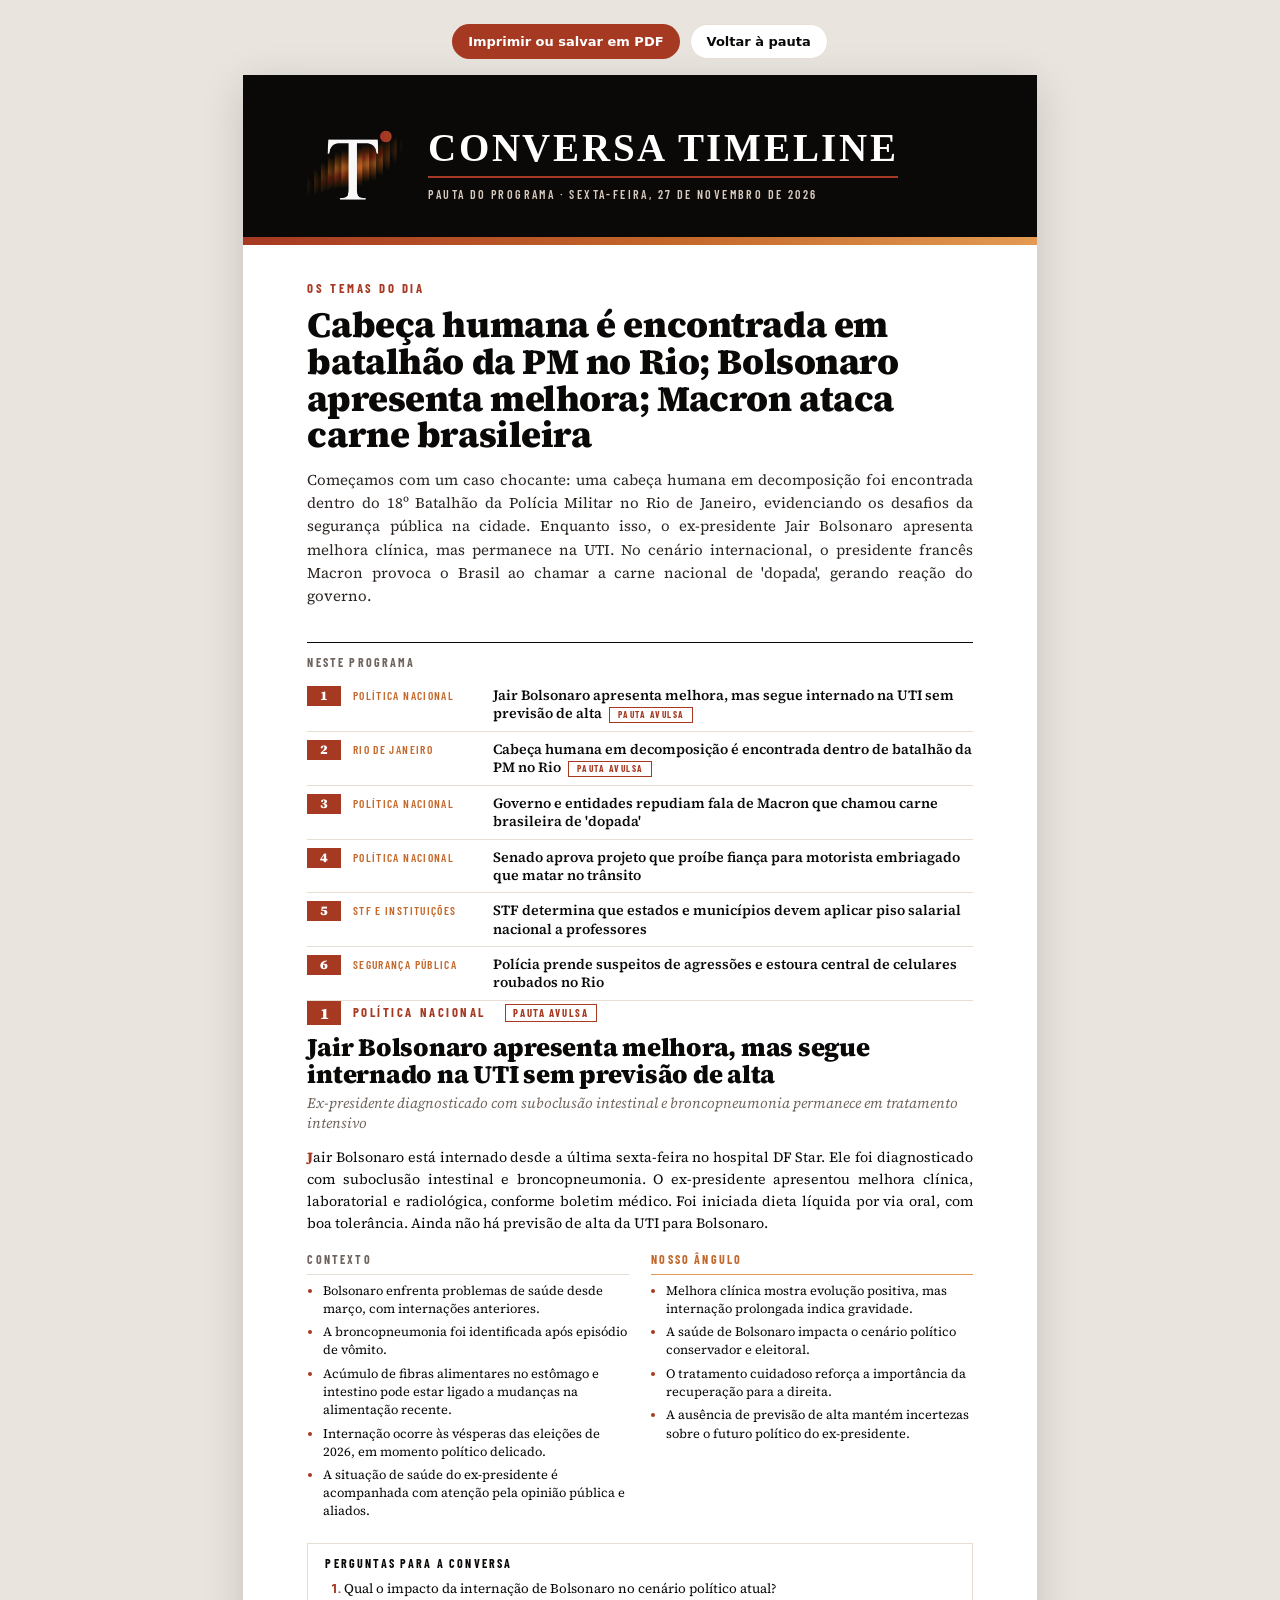
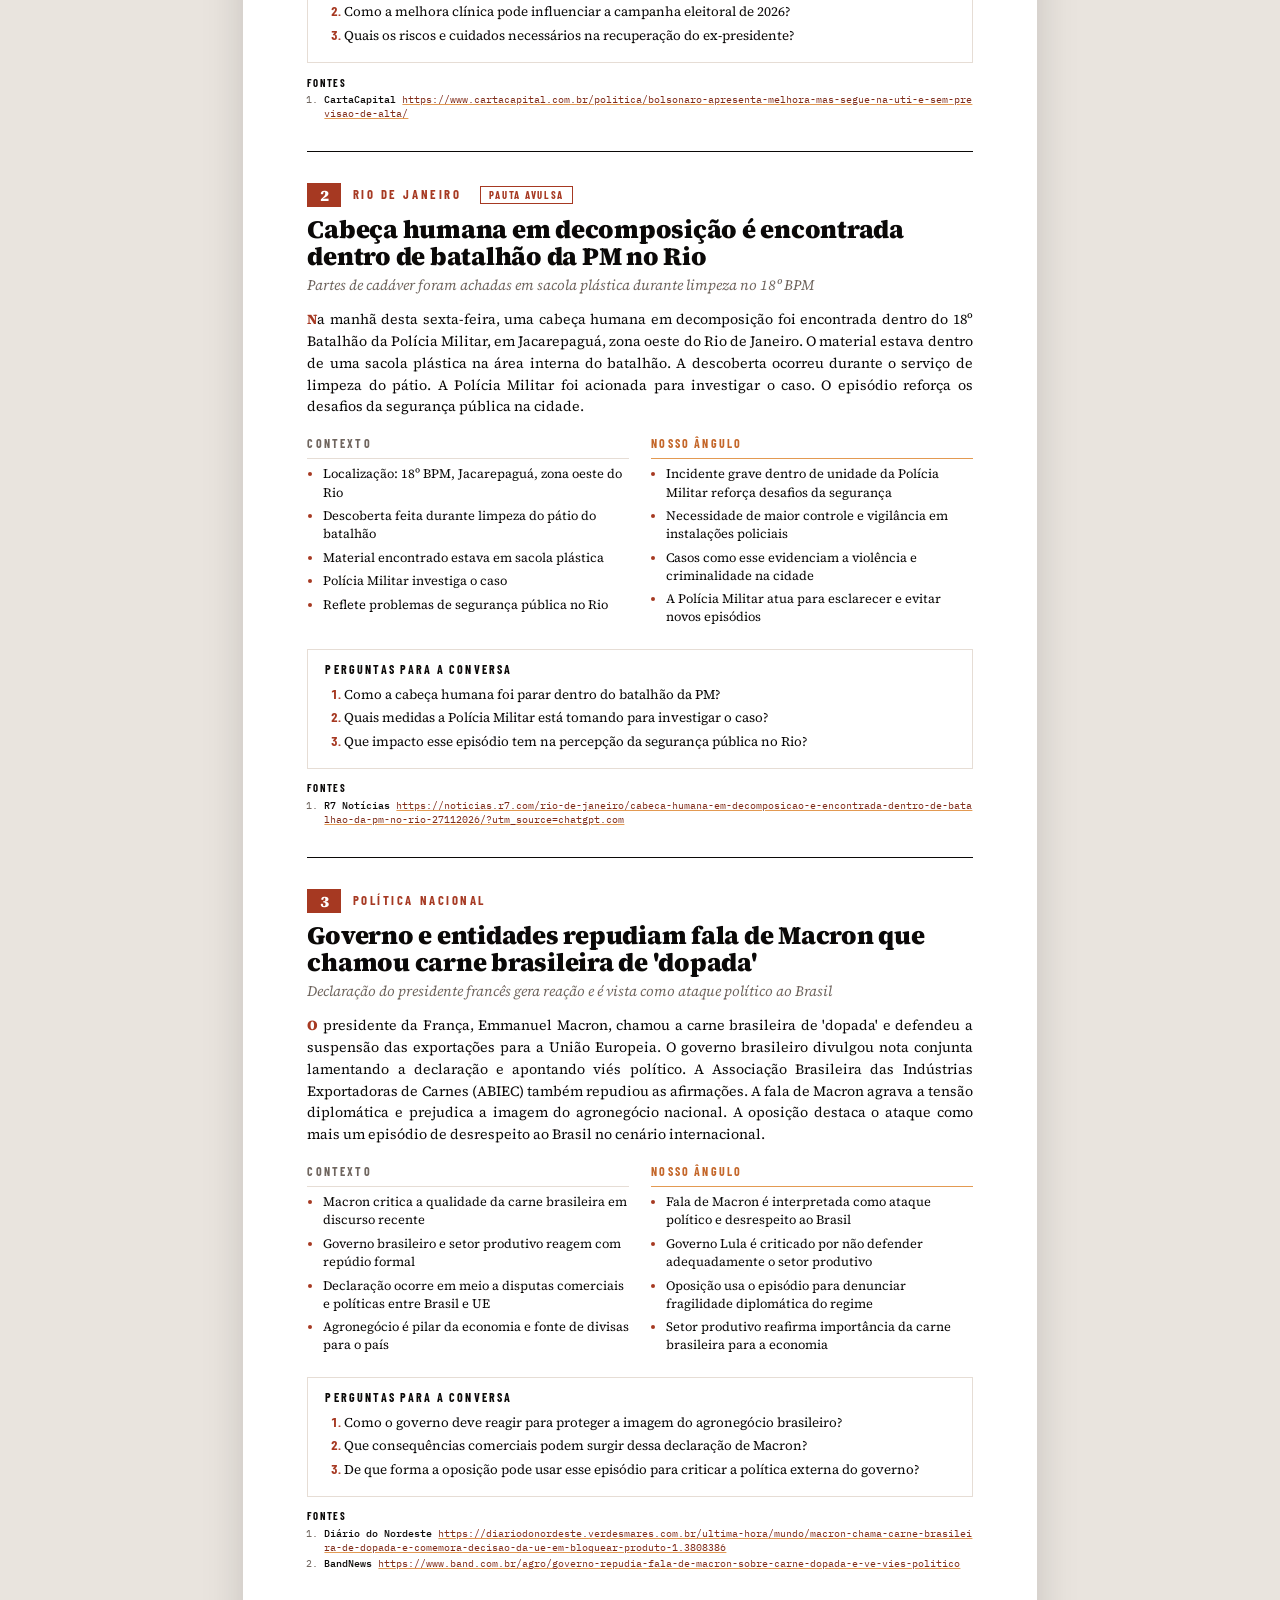
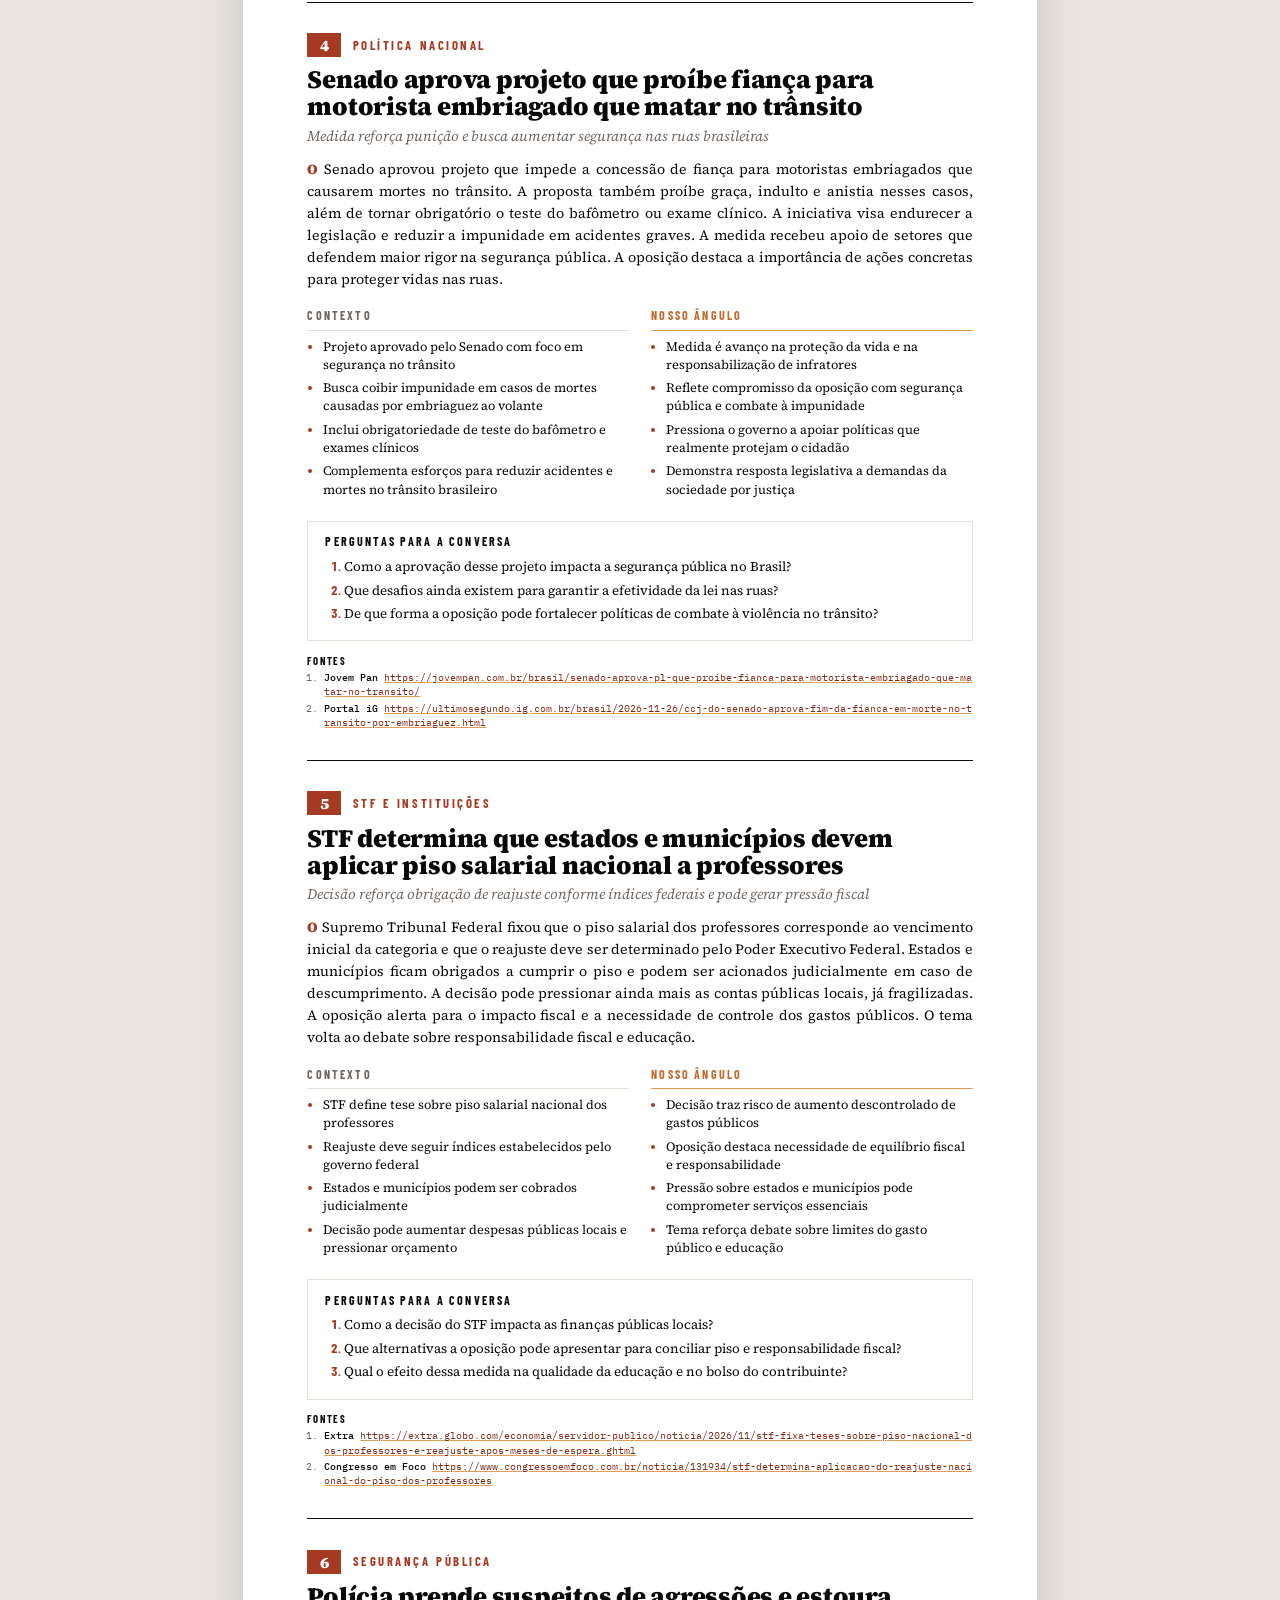
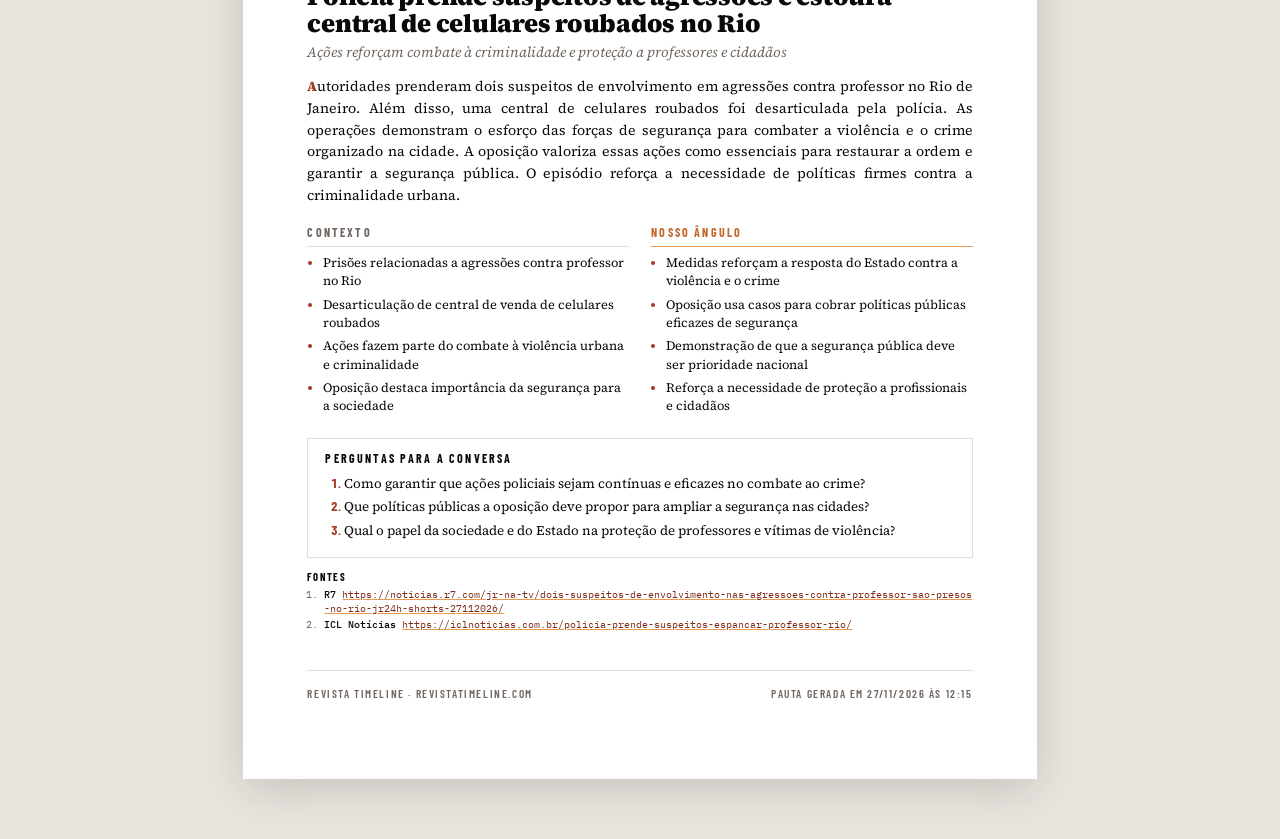
<file: programa-pdf.html>
<!doctype html>
<html lang="pt-BR">
<head>
<meta charset="utf-8">
<meta name="viewport" content="width=device-width,initial-scale=1">
<title>Pauta Conversa Timeline</title>
<link rel="icon" type="image/png" sizes="32x32" href="icon-32.png">
<link rel="stylesheet" href="fonts/timeline.css">
<style>
/* Paleta e tipografia da Revista Timeline: preto, branco, vermelho-brasa do ponto do logo e âmbar dos feixes. */
:root{
  --preto:#0b0908;--papel:#ffffff;--brasa:#a63922;--brasa-esc:#7e2a18;--ambar:#c4672a;--ambar-cl:#e39a52;
  --cinza:#6f655e;--linha:#e6ddd5;--tinta:#f6f0ea;--tinta2:#eee2d7;
  --serif:"Source Serif 4",Georgia,serif;--mast:"Tinos","Times New Roman",serif;
  --cond:"Barlow Condensed","Arial Narrow",Arial,sans-serif;--mono:"IBM Plex Mono",Menlo,Consolas,monospace;
  color-scheme:light;
}
@page{size:A4;margin:17mm 17mm 19mm;
  @bottom-left{content:"CONVERSA TIMELINE  ·  PAUTA DO PROGRAMA";font-family:"Barlow Condensed",sans-serif;font-weight:600;font-size:7.5pt;letter-spacing:.18em;color:#6f655e;vertical-align:middle}
  @bottom-right{content:counter(page);font-family:"IBM Plex Mono",monospace;font-size:8pt;color:#fff;background:#a63922;width:9mm;height:6mm;text-align:center;vertical-align:middle}}
@page :first{margin-top:0}
*{box-sizing:border-box}
html,body{margin:0;background:var(--papel)}
body{color:var(--preto);font-family:var(--serif);font-size:10.2pt;line-height:1.48;-webkit-print-color-adjust:exact;print-color-adjust:exact}
h1,h2,h3,p,ul,ol{margin:0}
a{color:inherit;text-decoration:none}

/* tela: pré-visualização da folha */
@media screen{
  body{background:#e9e4de;padding:24px 12px 60px}
  .folha{max-width:210mm;margin:0 auto;background:#fff;padding:0 17mm 20mm;box-shadow:0 10px 40px rgba(0,0,0,.15)}
  .barra{position:sticky;top:0;z-index:5;display:flex;gap:10px;justify-content:center;flex-wrap:wrap;margin:0 auto 16px;max-width:210mm}
  .barra button,.barra a{font:600 13px/1 system-ui,sans-serif;border:0;border-radius:999px;padding:10px 16px;cursor:pointer;background:var(--brasa);color:#fff}
  .barra a{background:#fff;color:var(--preto);border:1px solid var(--linha)}
}
@media print{.barra{display:none}.folha{padding:0}}

/* cabeçalho */
.mast{background:var(--preto);color:#fff;margin:0 -17mm;padding:13mm 17mm 9mm;display:flex;gap:7mm;align-items:center;position:relative;overflow:hidden}
.mast::after{content:"";position:absolute;inset:auto 0 0 0;height:2.2mm;background:linear-gradient(90deg,var(--brasa),var(--ambar) 55%,var(--ambar-cl))}
.mast img{width:25mm;height:auto;display:block;flex:none}
.mast-nome{font-family:var(--mast);font-weight:700;font-size:29pt;letter-spacing:.07em;line-height:.9;text-transform:uppercase}
.mast-sub{font-family:var(--cond);font-weight:600;font-size:9pt;letter-spacing:.2em;text-transform:uppercase;color:#d8c9bd;border-top:2px solid var(--brasa);padding-top:2.2mm;margin-top:2.6mm}
.capa{padding:9mm 0 2mm}
.kick{font-family:var(--cond);font-weight:700;font-size:9.5pt;letter-spacing:.2em;text-transform:uppercase;color:var(--brasa)}
.capa h1{font-family:var(--serif);font-weight:900;font-size:27pt;line-height:1.02;letter-spacing:-.012em;margin:2.5mm 0 4mm;max-width:165mm}
.abertura{font-size:11.2pt;line-height:1.55;color:#2b2522;text-align:justify;hyphens:auto}
.indice{margin-top:7mm;border-top:1.4pt solid var(--preto)}
.indice h3,.box-h{font-family:var(--cond);font-weight:700;font-size:9pt;letter-spacing:.18em;text-transform:uppercase;color:var(--cinza);margin:3mm 0 1.5mm}
.indice ol{list-style:none;padding:0}
.indice li{display:grid;grid-template-columns:9mm 34mm 1fr;align-items:baseline;gap:3mm;padding:2.1mm 0;border-bottom:1px solid var(--linha)}
.n{font-family:var(--serif);font-weight:900;color:#fff;background:var(--brasa);text-align:center;font-size:10pt;line-height:1.5}
.indice .bl{font-family:var(--cond);font-weight:600;font-size:8.6pt;letter-spacing:.12em;text-transform:uppercase;color:var(--ambar)}
.indice .t{font-weight:600;font-size:10.6pt;line-height:1.3}
.agenda{margin-top:6mm;background:var(--tinta);padding:3.5mm 5mm 4mm;break-inside:avoid}
.agenda .box-h{margin-top:0;color:var(--brasa)}
.ag{display:grid;grid-template-columns:16mm 1fr;gap:3mm;padding:1.2mm 0;border-top:1px solid var(--tinta2);font-size:9.6pt}
.ag:first-of-type{border-top:0}
.ag b{font-family:var(--mono);font-weight:500;color:var(--brasa-esc)}

/* itens */
.item{padding-top:8mm;margin-top:8mm;border-top:1.4pt solid var(--preto)}
.item.novo{break-before:page;border-top:0;margin-top:0;padding-top:0}
.item-top{display:flex;align-items:center;gap:3mm;break-after:avoid}
.item-top .n{width:9mm;font-size:12pt}
.item-top .bl{font-family:var(--cond);font-weight:700;font-size:9.5pt;letter-spacing:.2em;text-transform:uppercase;color:var(--brasa)}
.item h2{font-family:var(--serif);font-weight:900;font-size:19pt;line-height:1.06;letter-spacing:-.01em;margin:2.5mm 0 1.5mm;break-after:avoid}
.sub{font-style:italic;color:var(--cinza);font-size:10.8pt;line-height:1.4;margin-bottom:3.5mm;break-after:avoid}
.resumo{font-size:10.6pt;line-height:1.55;text-align:justify;hyphens:auto}
.resumo::first-letter{font-weight:900;color:var(--brasa)}
.metafora{margin:4mm 0 0;padding:3mm 4.5mm 3.2mm;background:var(--tinta);border-left:3pt solid var(--brasa);break-inside:avoid}
.metafora .box-h{margin:0 0 1mm;color:var(--brasa)}
.metafora p{font-style:italic;font-size:10.6pt;line-height:1.5}
.cols{display:grid;grid-template-columns:1fr 1fr;gap:6mm;margin-top:4.5mm}
.col{break-inside:avoid}
.col .box-h{margin-top:0;border-bottom:1px solid var(--linha);padding-bottom:1.2mm;margin-bottom:1.8mm}
.col.ang .box-h{color:var(--ambar);border-color:var(--ambar-cl)}
.col ul{padding-left:4mm;font-size:9.6pt;line-height:1.42}
.col li{margin-bottom:1.4mm}
.col li::marker{color:var(--brasa)}
.perg{margin-top:4.5mm;border:1px solid var(--linha);padding:3mm 4.5mm 3.4mm;break-inside:avoid}
.perg .box-h{margin:0 0 1.6mm;color:var(--preto)}
.perg ol{padding-left:5mm;font-size:10pt;line-height:1.42}
.perg li{margin-bottom:1.2mm}
.perg li::marker{font-family:var(--cond);font-weight:700;color:var(--brasa)}
.atencao{margin-top:3mm;font-family:var(--mono);font-size:8pt;color:var(--brasa-esc)}
.fontes{margin-top:3mm;font-family:var(--mono);font-size:7.3pt;line-height:1.45;color:var(--cinza);break-inside:avoid}
.fontes b{display:block;font-family:var(--cond);font-weight:700;font-size:8pt;letter-spacing:.16em;text-transform:uppercase;color:var(--preto);margin-bottom:.8mm}
.fontes ol{margin:0;padding-left:4.5mm}
.fontes li{margin-bottom:.6mm}
.fontes .fn{font-weight:500;color:var(--preto)}
.fontes a{color:var(--brasa-esc);text-decoration:underline;text-decoration-color:var(--ambar-cl);word-break:break-all}
.selo{display:inline-block;font-family:var(--cond);font-weight:700;font-size:8pt;letter-spacing:.16em;text-transform:uppercase;color:var(--brasa);border:1.2pt solid var(--brasa);padding:0 2mm;margin-left:2mm;line-height:1.5}
.indice .selo{font-size:7pt;margin-left:2mm}
.fim{margin-top:10mm;padding-top:4mm;border-top:1px solid var(--linha);font-family:var(--cond);font-weight:600;font-size:8.5pt;letter-spacing:.14em;text-transform:uppercase;color:var(--cinza);display:flex;justify-content:space-between;gap:6mm}
.vazio{padding:20mm 0;text-align:center;font-family:var(--cond);letter-spacing:.12em;text-transform:uppercase;color:var(--cinza)}
</style>
</head>
<body>
<div class="barra"><button type="button" onclick="window.print()">Imprimir ou salvar em PDF</button><a href="pautas-nova.html#programa">Voltar à pauta</a></div>
<div class="folha" id="folha"><div class="vazio">Carregando a pauta…</div></div>
<script>
(async()=>{
  const esc=s=>String(s??"").replace(/[&<>"]/g,c=>({"&":"&amp;","<":"&lt;",">":"&gt;",'"':"&quot;"}[c]));
  const MES=["janeiro","fevereiro","março","abril","maio","junho","julho","agosto","setembro","outubro","novembro","dezembro"];
  const DIA=["domingo","segunda-feira","terça-feira","quarta-feira","quinta-feira","sexta-feira","sábado"];
  const host=u=>{try{return new URL(u).hostname.replace(/^www\./,"")}catch(e){return u}};
  const pronto=()=>{(document.fonts?document.fonts.ready:Promise.resolve()).then(()=>setTimeout(()=>{window.__pronto=true},300))};
  try{
    const q=new URLSearchParams(location.search);let d=q.get("d");
    if(!d){const ix=await fetch("programa/index.json?"+Date.now()).then(r=>r.json());d=(ix.days||[]).sort().pop()}
    const p=await fetch(`programa/${d}.json?`+Date.now()).then(r=>{if(!r.ok)throw 0;return r.json()});
    const dt=new Date(p.date+"T12:00:00");
    const dataLonga=`${DIA[dt.getDay()]}, ${dt.getDate()} de ${MES[dt.getMonth()]} de ${dt.getFullYear()}`;
    const curta=`${String(dt.getDate()).padStart(2,"0")}/${String(dt.getMonth()+1).padStart(2,"0")}`;
    document.title=`Pauta Conversa Timeline ${curta}`;
    const itens=p.itens||[];
    const ind=itens.map((it,i)=>`<li><span class="n">${i+1}</span><span class="bl">${esc(it.bloco)}</span><span class="t">${esc(it.titulo)}${it.avulsa?`<span class="selo">Pauta avulsa</span>`:""}</span></li>`).join("");
    const ag=(p.agenda||[]).length?`<div class="agenda"><div class="box-h">Com hora marcada</div>${p.agenda.map(a=>`<div class="ag"><b>${esc(a.time)}</b><span>${esc(a.text)}</span></div>`).join("")}</div>`:"";
    const li=a=>(a||[]).map(x=>`<li>${esc(x)}</li>`).join("");
    const corpo=itens.map((it,i)=>`<section class="item${i===0?" novo":""}">
      <div class="item-top"><span class="n">${i+1}</span><span class="bl">${esc(it.bloco)}</span>${it.avulsa?`<span class="selo">Pauta avulsa</span>`:""}</div>
      <h2>${esc(it.titulo)}</h2>${it.subtitulo?`<p class="sub">${esc(it.subtitulo)}</p>`:""}
      <p class="resumo">${esc(it.resumo)}</p>
      ${it.metafora?`<div class="metafora"><div class="box-h">Para explicar no ar</div><p>${esc(it.metafora)}</p></div>`:""}
      <div class="cols"><div class="col"><div class="box-h">Contexto</div><ul>${li(it.contexto)}</ul></div><div class="col ang"><div class="box-h">Nosso ângulo</div><ul>${li(it.angulo)}</ul></div></div>
      ${(it.perguntas||[]).length?`<div class="perg"><div class="box-h">Perguntas para a conversa</div><ol>${li(it.perguntas)}</ol></div>`:""}
      ${it.atencao?`<p class="atencao">Atenção: ${esc(it.atencao)}</p>`:""}
      ${(it.fontes||[]).length?`<div class="fontes"><b>Fontes</b><ol>${it.fontes.map(f=>`<li><span class="fn">${esc(f.name)}</span> <a href="${esc(f.url)}">${esc(f.url)}</a></li>`).join("")}</ol></div>`:""}
    </section>`).join("");
    const g=new Date(p.generated);
    document.getElementById("folha").innerHTML=`
      <header class="mast"><img src="marca/timeline-logo.jpg" alt="Timeline"><div><div class="mast-nome">${esc(p.programa||"Conversa Timeline")}</div><div class="mast-sub">Pauta do programa · ${esc(dataLonga)}</div></div></header>
      <div class="capa"><div class="kick">Os temas do dia</div><h1>${esc(p.titulo||"")}</h1><p class="abertura">${esc(p.abertura||"")}</p></div>
      <div class="indice"><h3>Neste programa</h3><ol>${ind}</ol></div>${ag}
      ${corpo}
      <div class="fim"><span>Revista Timeline · revistatimeline.com</span><span>Pauta gerada em ${g.toLocaleDateString("pt-BR")} às ${g.toLocaleTimeString("pt-BR",{hour:"2-digit",minute:"2-digit"})}</span></div>`;
    const img=document.querySelector(".mast img");
    if(img&&!img.complete)await new Promise(r=>{img.onload=img.onerror=r});
    pronto();
  }catch(e){document.getElementById("folha").innerHTML=`<div class="vazio">Pauta não encontrada.</div>`;window.__pronto=true}
})();
</script>
</body>
</html>
</file>
<file: fonts/timeline.css>
@font-face{font-family:"Source Serif 4";font-style:normal;font-weight:400;font-display:swap;src:url("source-serif-4-latin-400-normal.woff2") format("woff2")}
@font-face{font-family:"Source Serif 4";font-style:italic;font-weight:400;font-display:swap;src:url("source-serif-4-latin-400-italic.woff2") format("woff2")}
@font-face{font-family:"Source Serif 4";font-style:normal;font-weight:600;font-display:swap;src:url("source-serif-4-latin-600-normal.woff2") format("woff2")}
@font-face{font-family:"Source Serif 4";font-style:normal;font-weight:900;font-display:swap;src:url("source-serif-4-latin-900-normal.woff2") format("woff2")}
@font-face{font-family:"Tinos";font-style:normal;font-weight:700;font-display:swap;src:url("tinos-latin-700-normal.woff2") format("woff2")}
@font-face{font-family:"Barlow Condensed";font-style:normal;font-weight:500;font-display:swap;src:url("barlow-condensed-latin-500-normal.woff2") format("woff2")}
@font-face{font-family:"Barlow Condensed";font-style:normal;font-weight:600;font-display:swap;src:url("barlow-condensed-latin-600-normal.woff2") format("woff2")}
@font-face{font-family:"Barlow Condensed";font-style:normal;font-weight:700;font-display:swap;src:url("barlow-condensed-latin-700-normal.woff2") format("woff2")}
@font-face{font-family:"IBM Plex Mono";font-style:normal;font-weight:400;font-display:swap;src:url("ibm-plex-mono-latin-400-normal.woff2") format("woff2")}
@font-face{font-family:"IBM Plex Mono";font-style:normal;font-weight:500;font-display:swap;src:url("ibm-plex-mono-latin-500-normal.woff2") format("woff2")}
</file>
